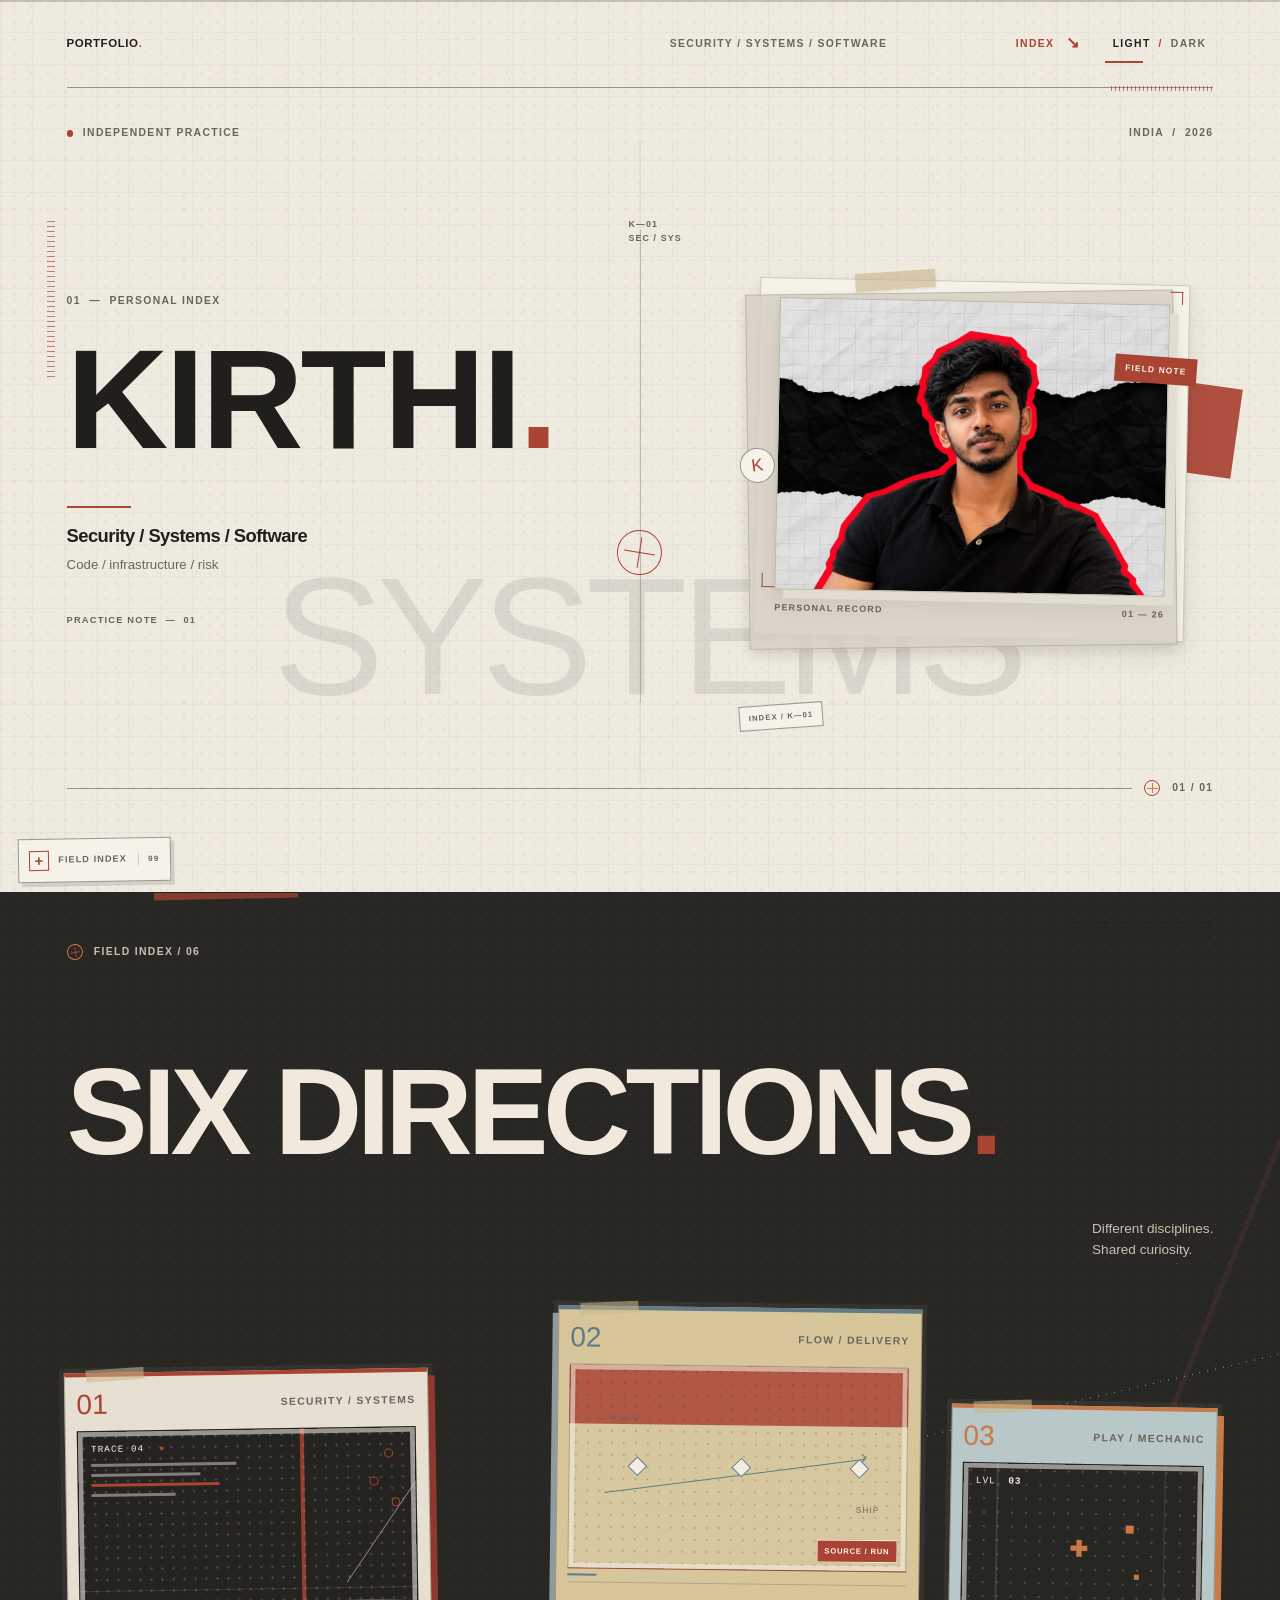
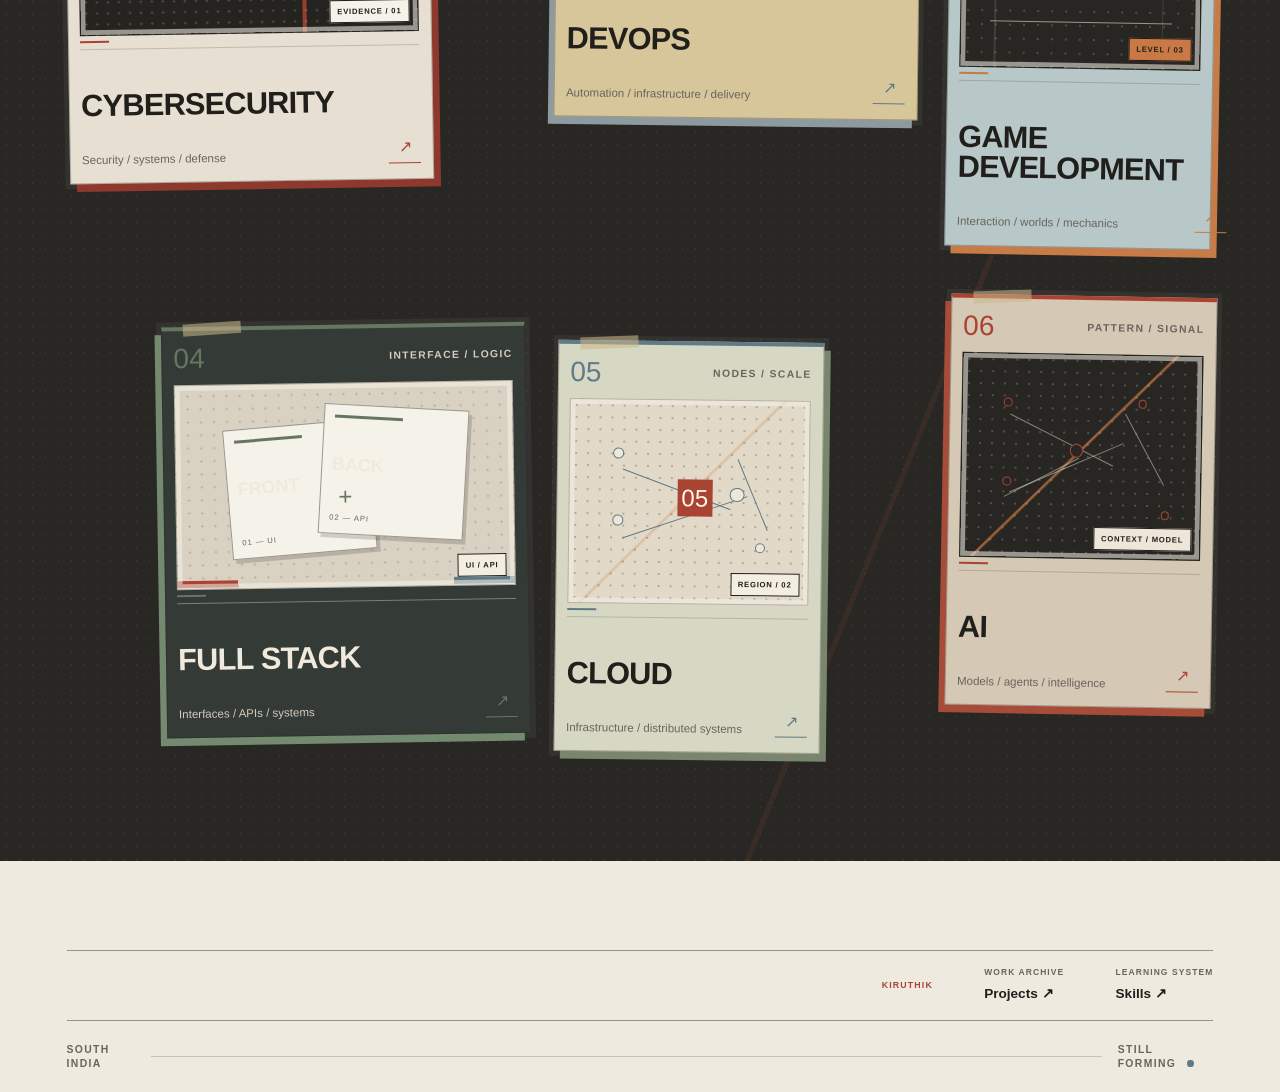
<file: index.html>
<!doctype html>
<html lang="en">
  <head>
    <meta charset="utf-8">
    <meta name="viewport" content="width=device-width, initial-scale=1">
    <meta name="theme-color" content="#eeeae0">
    <meta name="description" content="Kiruthik — security, systems and software.">
    <title>Kiruthik — Security / Systems / Software</title>
    <meta property="og:type" content="website">
    <meta property="og:site_name" content="Kiruthik">
    <meta property="og:title" content="Kiruthik — Security / Systems / Software">
    <meta property="og:description" content="Kiruthik — security, systems and software.">
    <meta name="twitter:card" content="summary">
    <meta name="twitter:title" content="Kiruthik — Security / Systems / Software">
    <meta name="twitter:description" content="Kiruthik — security, systems and software.">
    <link rel="icon" type="image/svg+xml" href="favicon.svg">
    <script src="theme.js" defer></script>
    <script src="site-interactions.js" defer></script>
    <link rel="stylesheet" href="styles.css">
  </head>
  <body class="grid-paper">
    <a class="skip-link" href="#main-content">Skip to content</a>
    <div class="page-shell">
      <header class="site-header">
        <a class="wordmark" href="#" aria-label="Portfolio, beginning">
          PORTFOLIO<span class="wordmark-mark" aria-hidden="true">.</span>
        </a>
        <span class="header-edition editorial-label">Security / Systems / Software</span>
        <a class="menu-link editorial-label" href="#hero">
          Index <span class="arrow" aria-hidden="true">↘</span>
        </a>
        <button class="theme-toggle editorial-label" type="button" aria-label="Switch to dark mode" aria-pressed="false">
          <span class="theme-toggle-option theme-toggle-option--light">Light</span>
          <span class="theme-toggle-divider" aria-hidden="true">/</span>
          <span class="theme-toggle-option theme-toggle-option--dark">Dark</span>
          <span class="theme-toggle-indicator" aria-hidden="true"></span>
        </button>
      </header>

      <main id="main-content" tabindex="-1">
        <section class="hero" id="hero" aria-labelledby="hero-title">
          <div class="hero-overline">
            <span class="editorial-label"><span class="red-dot" aria-hidden="true"></span> Independent practice</span>
            <span class="editorial-label">India&nbsp; / &nbsp;2026</span>
          </div>

          <div class="hero-stage">
            <span class="hero-ghost-word" aria-hidden="true">SYSTEMS</span>
            <span class="hero-stage-index editorial-label" aria-hidden="true">K—01<br>SEC / SYS</span>
            <span class="hero-red-block" aria-hidden="true"></span>
            <div class="hero-copy">
              <p class="hero-kicker editorial-label">01 &nbsp;—&nbsp; Personal index</p>
              <h1 class="hero-name" id="hero-title">KIRTHI<span class="hero-period">.</span></h1>
              <div class="hero-identity">
                <span class="identity-rule" aria-hidden="true"></span>
                <p class="identity-title">Security / Systems / Software</p>
                <p class="identity-note">Code / infrastructure / risk</p>
              </div>
              <p class="hero-coordinate editorial-label">Practice note &nbsp;—&nbsp; 01</p>
            </div>

            <figure class="hero-image paper-card">
              <span class="hero-image-corner hero-image-corner--top" aria-hidden="true"></span>
              <div class="hero-image-frame">
                <img src="./assets/kiruthik-portrait.jpeg" alt="Portrait of Kiruthik" width="1152" height="768" fetchpriority="high">
                <span class="hero-image-cross" aria-hidden="true"></span>
                <span class="hero-image-prompt editorial-label">Portrait / pending</span>
                <span class="hero-image-index">Fig. 01</span>
              </div>
              <figcaption class="hero-image-caption editorial-label">
                <span>Personal record</span>
                <span>01 — 26</span>
              </figcaption>
              <span class="hero-image-corner hero-image-corner--bottom" aria-hidden="true"></span>
              <span class="hero-image-tab editorial-label">Field note</span>
              <span class="hero-image-tape" aria-hidden="true"></span>
            </figure>
            <span class="graphic-mark hero-mark" aria-hidden="true"></span>
          </div>

          <div class="hero-baseline" aria-hidden="true">
            <span class="hero-baseline-rule"></span>
            <span class="graphic-mark graphic-mark--small hero-baseline-mark"></span>
            <span class="editorial-label">01 / 01</span>
          </div>
        </section>

        <section class="directions" id="directions" aria-labelledby="directions-title">
          <div class="directions-heading">
            <div>
              <p class="editorial-label directions-kicker"><span class="graphic-mark graphic-mark--small" aria-hidden="true"></span> Field index / 06</p>
              <h2 class="directions-title" id="directions-title">Six directions<span>.</span></h2>
            </div>
            <p class="directions-note">Different disciplines.<br>Shared curiosity.</p>
          </div>

          <div class="directions-grid">
            <a class="direction direction--cyber" href="./cybersecurity/" aria-label="01 Cybersecurity — security, systems, defense">
              <div class="direction-topline"><span class="direction-number">01</span><span class="editorial-label">Security / systems</span></div>
              <div class="direction-art cyber-art" aria-hidden="true">
                <span class="cyber-readout">TRACE 04 <i>●</i></span>
                <span class="cyber-log"><i></i><i></i><i></i><i></i></span>
                <span class="cyber-axis"></span>
                <span class="cyber-node cyber-node--one"></span><span class="cyber-node cyber-node--two"></span><span class="cyber-node cyber-node--three"></span>
              </div>
              <div class="direction-bottom">
                <div><h3>Cybersecurity</h3><p>Security / systems / defense</p></div>
                <span class="direction-arrow" aria-hidden="true">↗</span>
              </div>
            </a>

            <a class="direction direction--devops" href="./devops/" aria-label="02 DevOps — automation, infrastructure, delivery">
              <div class="direction-topline"><span class="direction-number">02</span><span class="editorial-label">Flow / delivery</span></div>
              <div class="direction-art pipeline-art" aria-hidden="true">
                <span class="pipeline-line"></span><i class="pipeline-node pipeline-node--a"></i><i class="pipeline-node pipeline-node--b"></i><i class="pipeline-node pipeline-node--c"></i>
                <span class="pipeline-label pipeline-label--a">BUILD</span><span class="pipeline-label pipeline-label--b">SHIP</span>
              </div>
              <div class="direction-bottom">
                <div><h3>DevOps</h3><p>Automation / infrastructure / delivery</p></div>
                <span class="direction-arrow" aria-hidden="true">↗</span>
              </div>
            </a>

            <a class="direction direction--games" href="./game-development/" aria-label="03 Game development — interaction, worlds, mechanics">
              <div class="direction-topline"><span class="direction-number">03</span><span class="editorial-label">Play / mechanic</span></div>
              <div class="direction-art game-art" aria-hidden="true">
                <span class="game-level">LVL <b>03</b></span>
                <span class="game-cross"></span><span class="game-pixel game-pixel--one"></span><span class="game-pixel game-pixel--two"></span>
                <span class="game-ground"></span>
              </div>
              <div class="direction-bottom">
                <div><h3>Game development</h3><p>Interaction / worlds / mechanics</p></div>
                <span class="direction-arrow" aria-hidden="true">↗</span>
              </div>
            </a>

            <a class="direction direction--fullstack" href="./full-stack/" aria-label="04 Full stack — interfaces, APIs, systems">
              <div class="direction-topline"><span class="direction-number">04</span><span class="editorial-label">Interface / logic</span></div>
              <div class="direction-art stack-art" aria-hidden="true">
                <span class="stack-panel stack-panel--front"><i></i><b>FRONT</b><em>01 — UI</em></span>
                <span class="stack-panel stack-panel--back"><i></i><b>BACK</b><em>02 — API</em></span>
                <span class="stack-plus">+</span>
              </div>
              <div class="direction-bottom">
                <div><h3>Full stack</h3><p>Interfaces / APIs / systems</p></div>
                <span class="direction-arrow" aria-hidden="true">↗</span>
              </div>
            </a>

            <a class="direction direction--cloud" href="./cloud/" aria-label="05 Cloud — infrastructure, distributed systems">
              <div class="direction-topline"><span class="direction-number">05</span><span class="editorial-label">Nodes / scale</span></div>
              <div class="direction-art cloud-art" aria-hidden="true">
                <span class="cloud-wire cloud-wire--one"></span><span class="cloud-wire cloud-wire--two"></span><span class="cloud-wire cloud-wire--three"></span>
                <i class="cloud-node cloud-node--one"></i><i class="cloud-node cloud-node--two"></i><i class="cloud-node cloud-node--three"></i><i class="cloud-node cloud-node--four"></i>
                <span class="cloud-core">05</span>
              </div>
              <div class="direction-bottom">
                <div><h3>Cloud</h3><p>Infrastructure / distributed systems</p></div>
                <span class="direction-arrow" aria-hidden="true">↗</span>
              </div>
            </a>

            <a class="direction direction--ai" href="./ai/" aria-label="06 AI — models, agents, intelligence">
              <div class="direction-topline"><span class="direction-number">06</span><span class="editorial-label">Pattern / signal</span></div>
              <div class="direction-art ai-art" aria-hidden="true">
                <span class="ai-link ai-link--one"></span><span class="ai-link ai-link--two"></span><span class="ai-link ai-link--three"></span><span class="ai-link ai-link--four"></span>
                <i class="ai-node ai-node--one"></i><i class="ai-node ai-node--two"></i><i class="ai-node ai-node--three"></i><i class="ai-node ai-node--four"></i><i class="ai-node ai-node--five"></i>
              </div>
              <div class="direction-bottom">
                <div><h3>AI</h3><p>Models / agents / intelligence</p></div>
                <span class="direction-arrow" aria-hidden="true">↗</span>
              </div>
            </a>
          </div>
        </section>
      </main>

      <footer class="page-footer">
        <span class="editorial-label">South India</span>
        <span class="footer-rule" aria-hidden="true"></span>
        <span class="editorial-label">Still forming <span class="blue-dot" aria-hidden="true"></span></span>
      </footer>
    </div>
  </body>
</html>
</file>
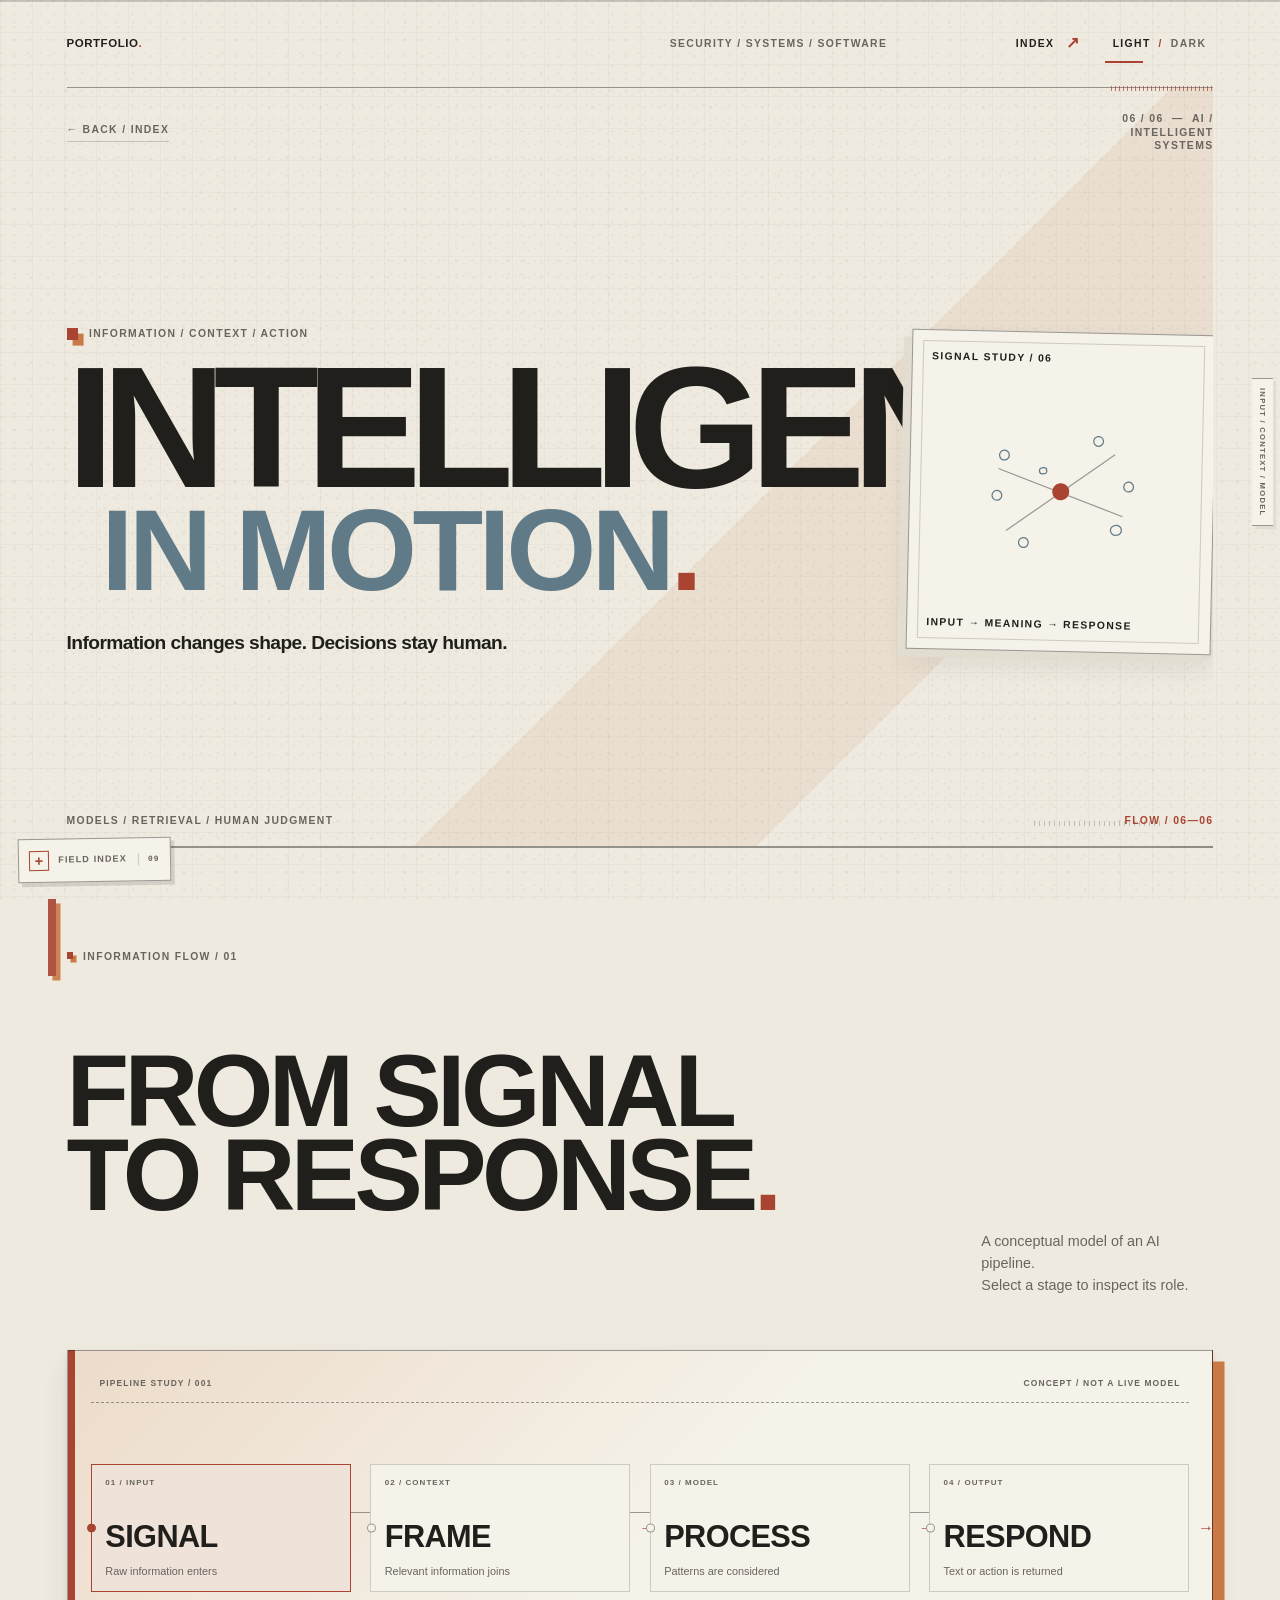
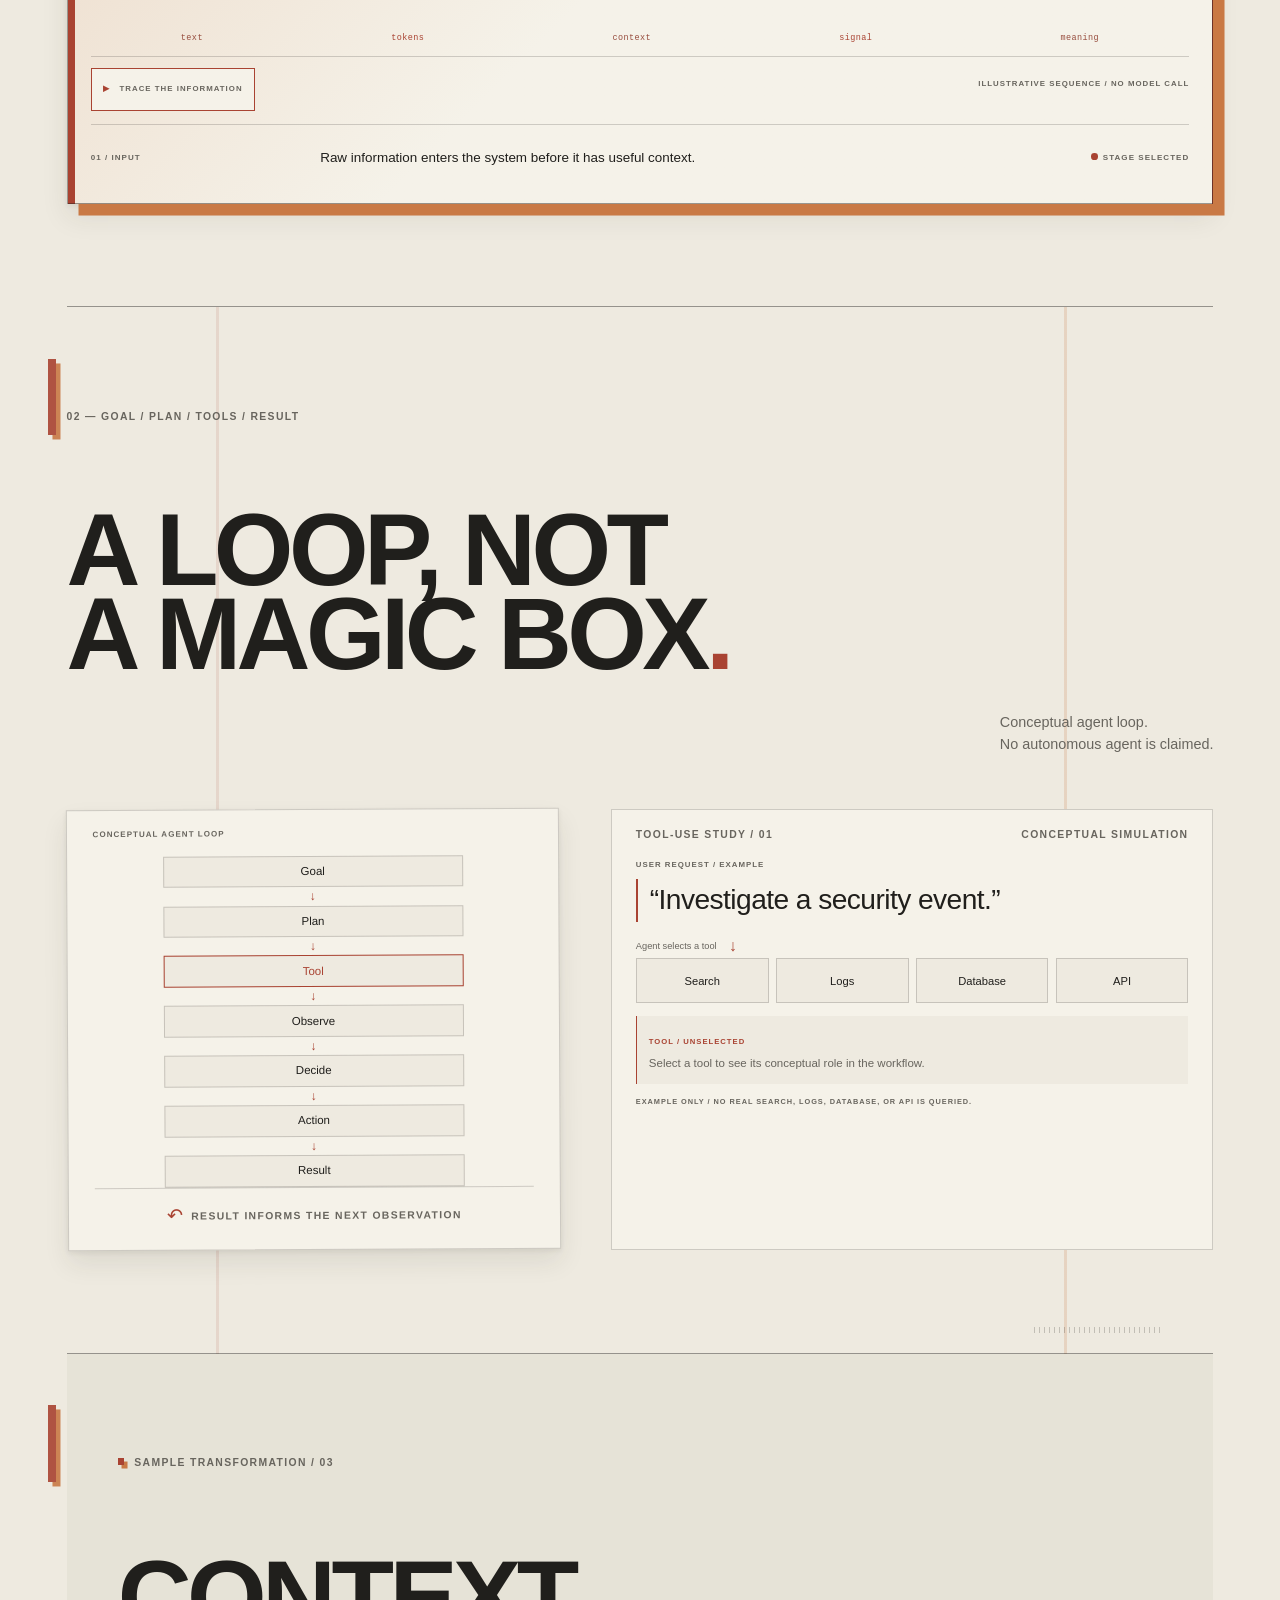
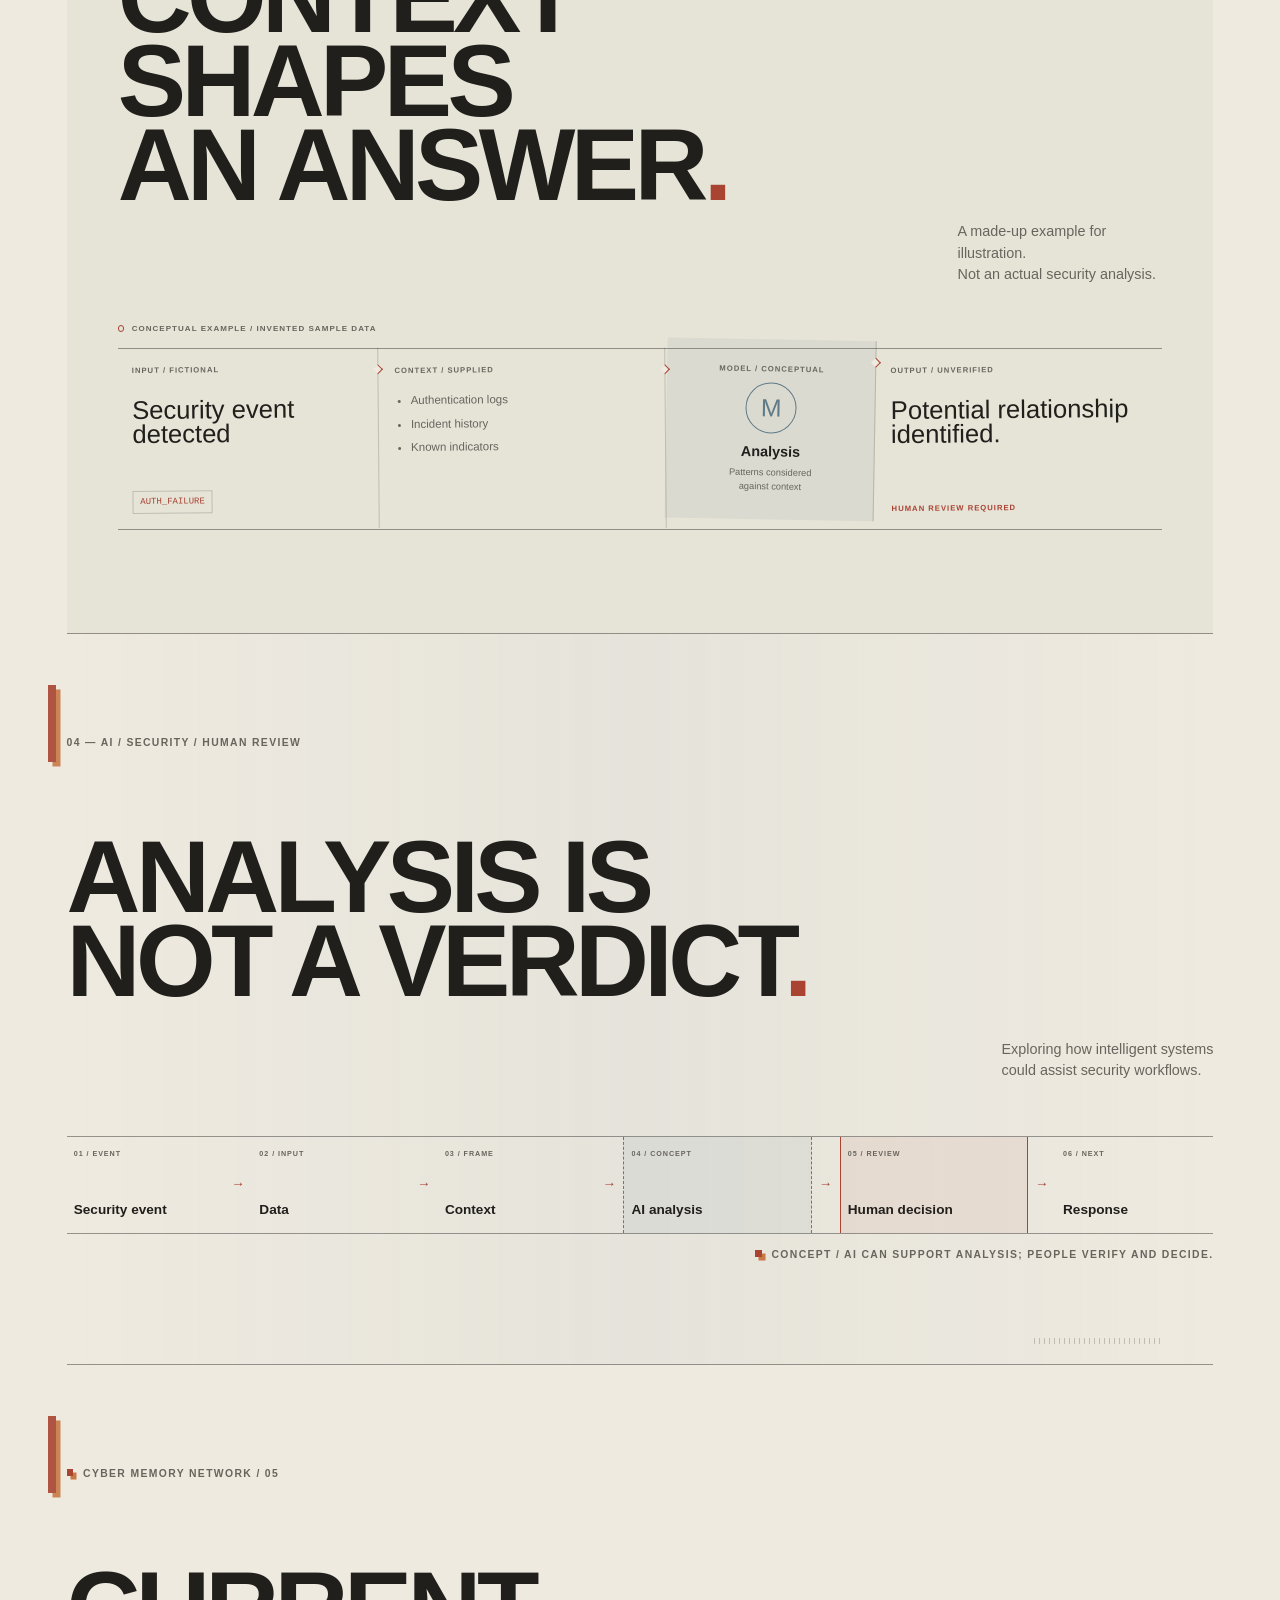
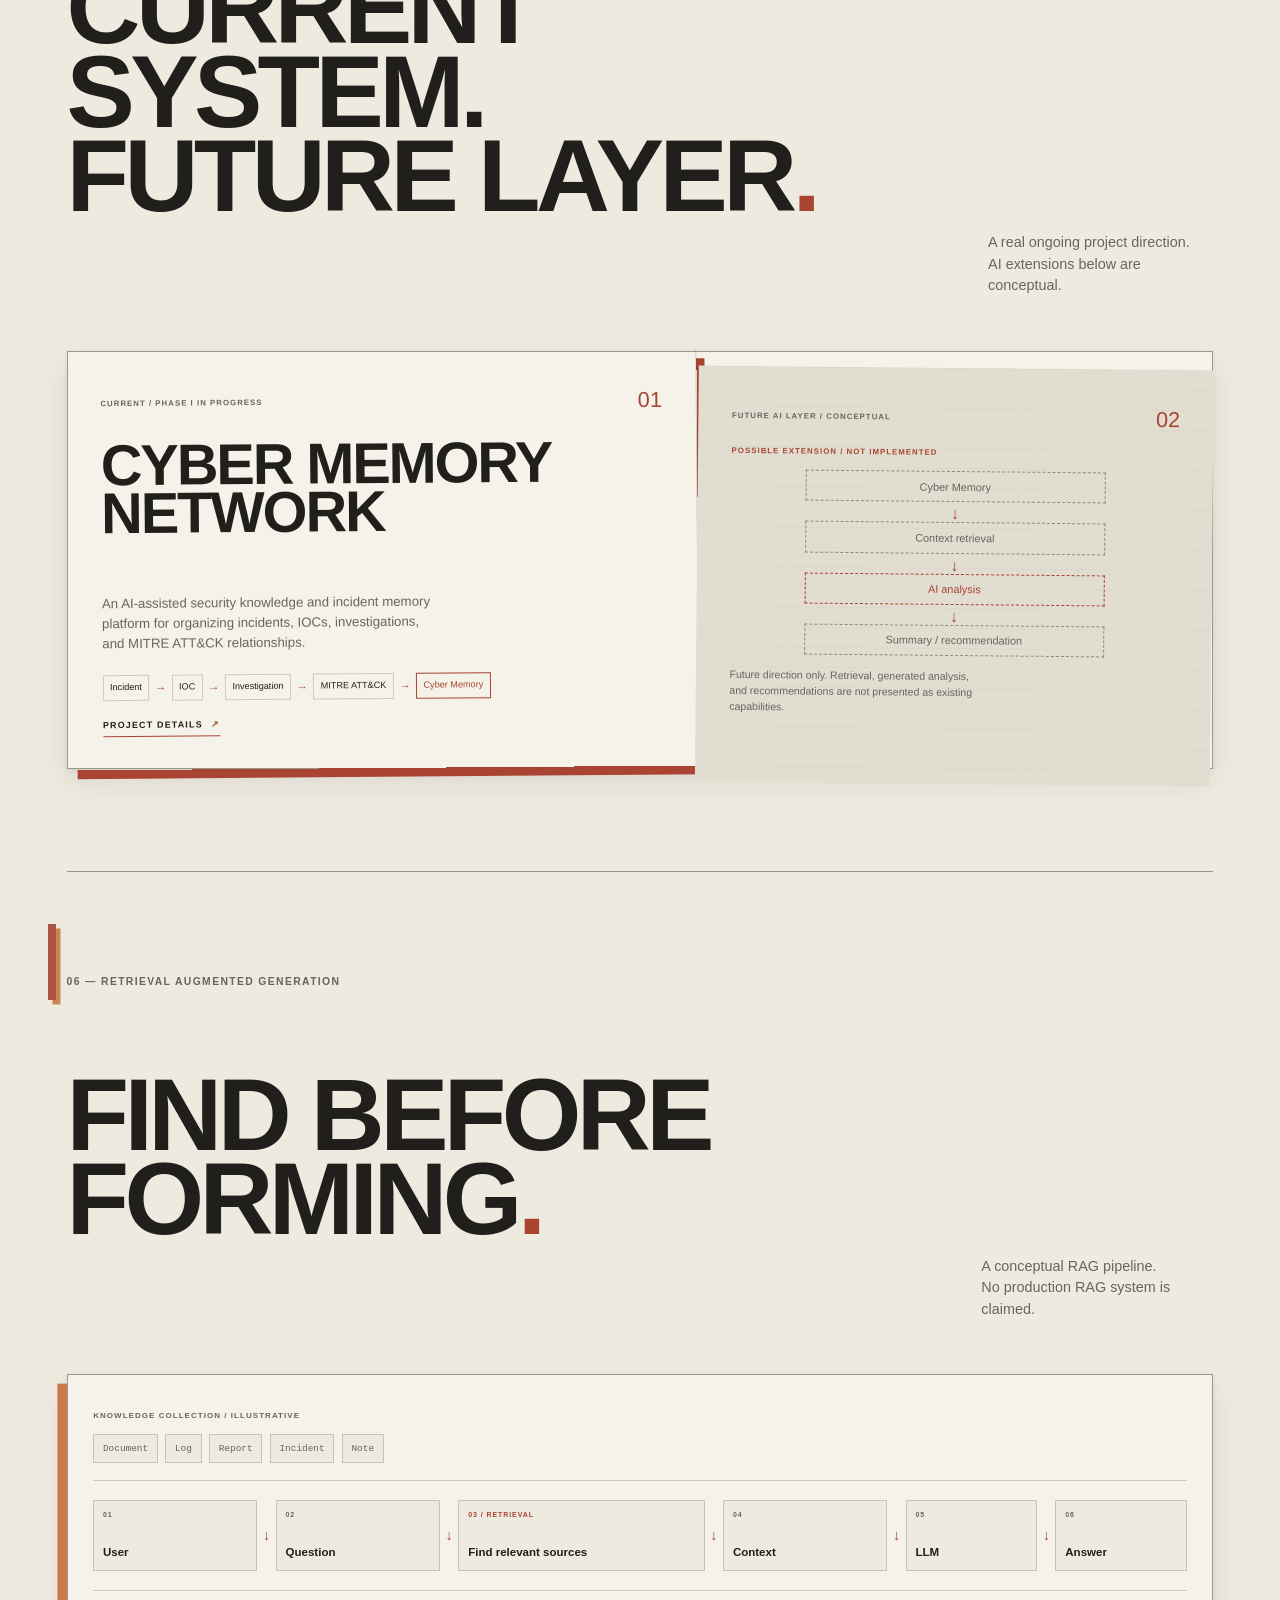
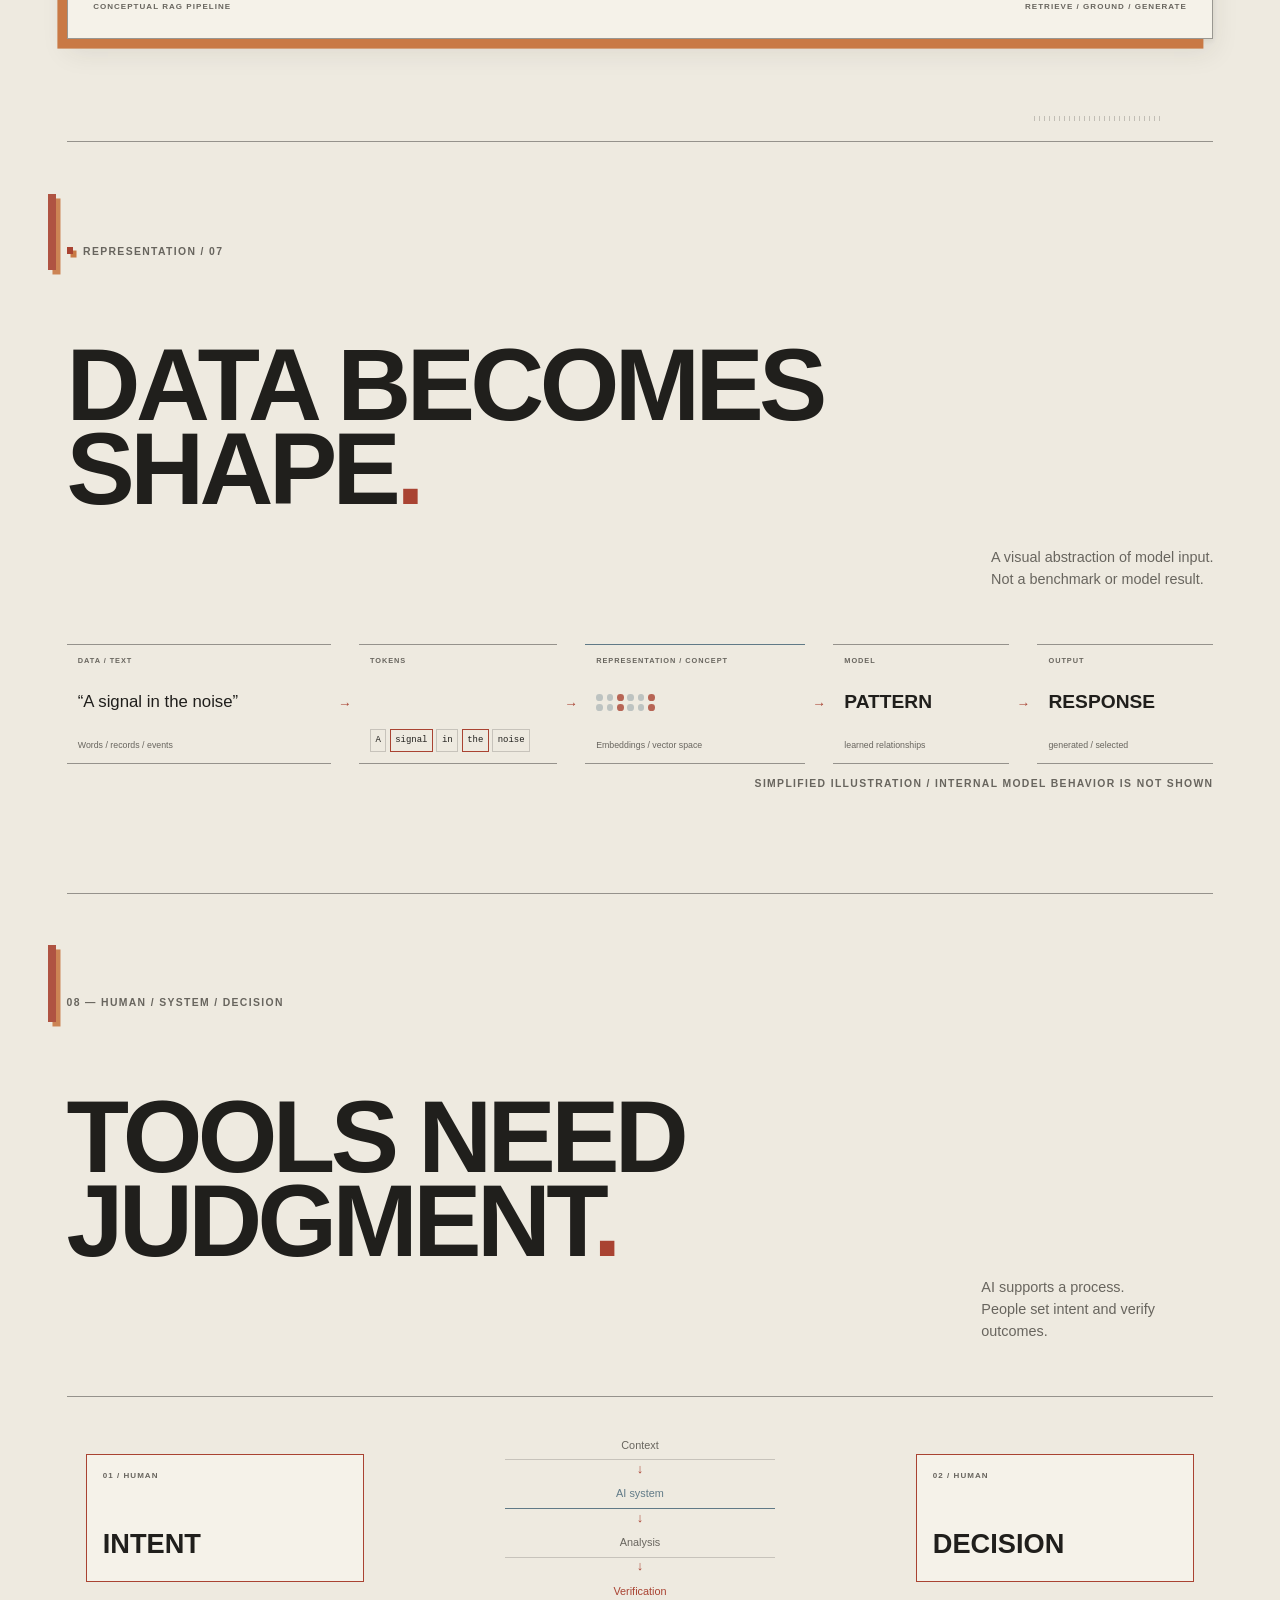
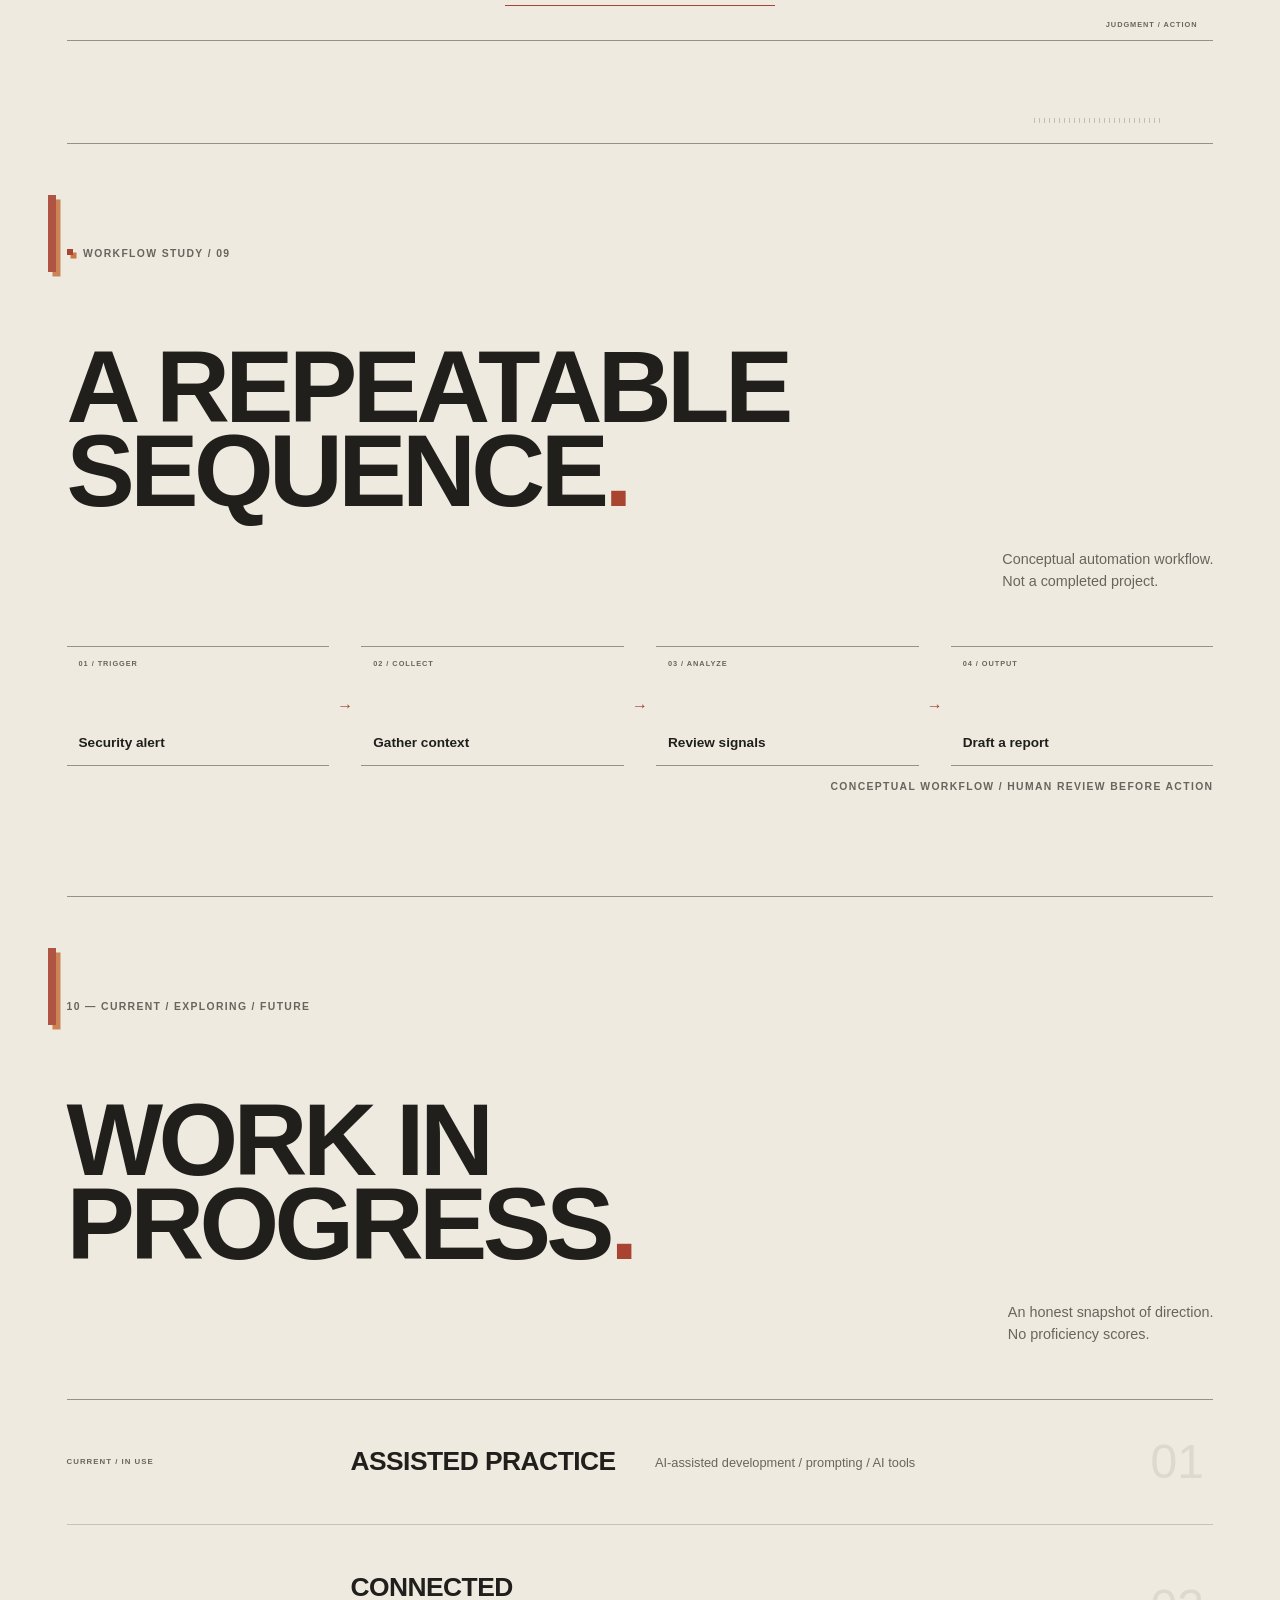
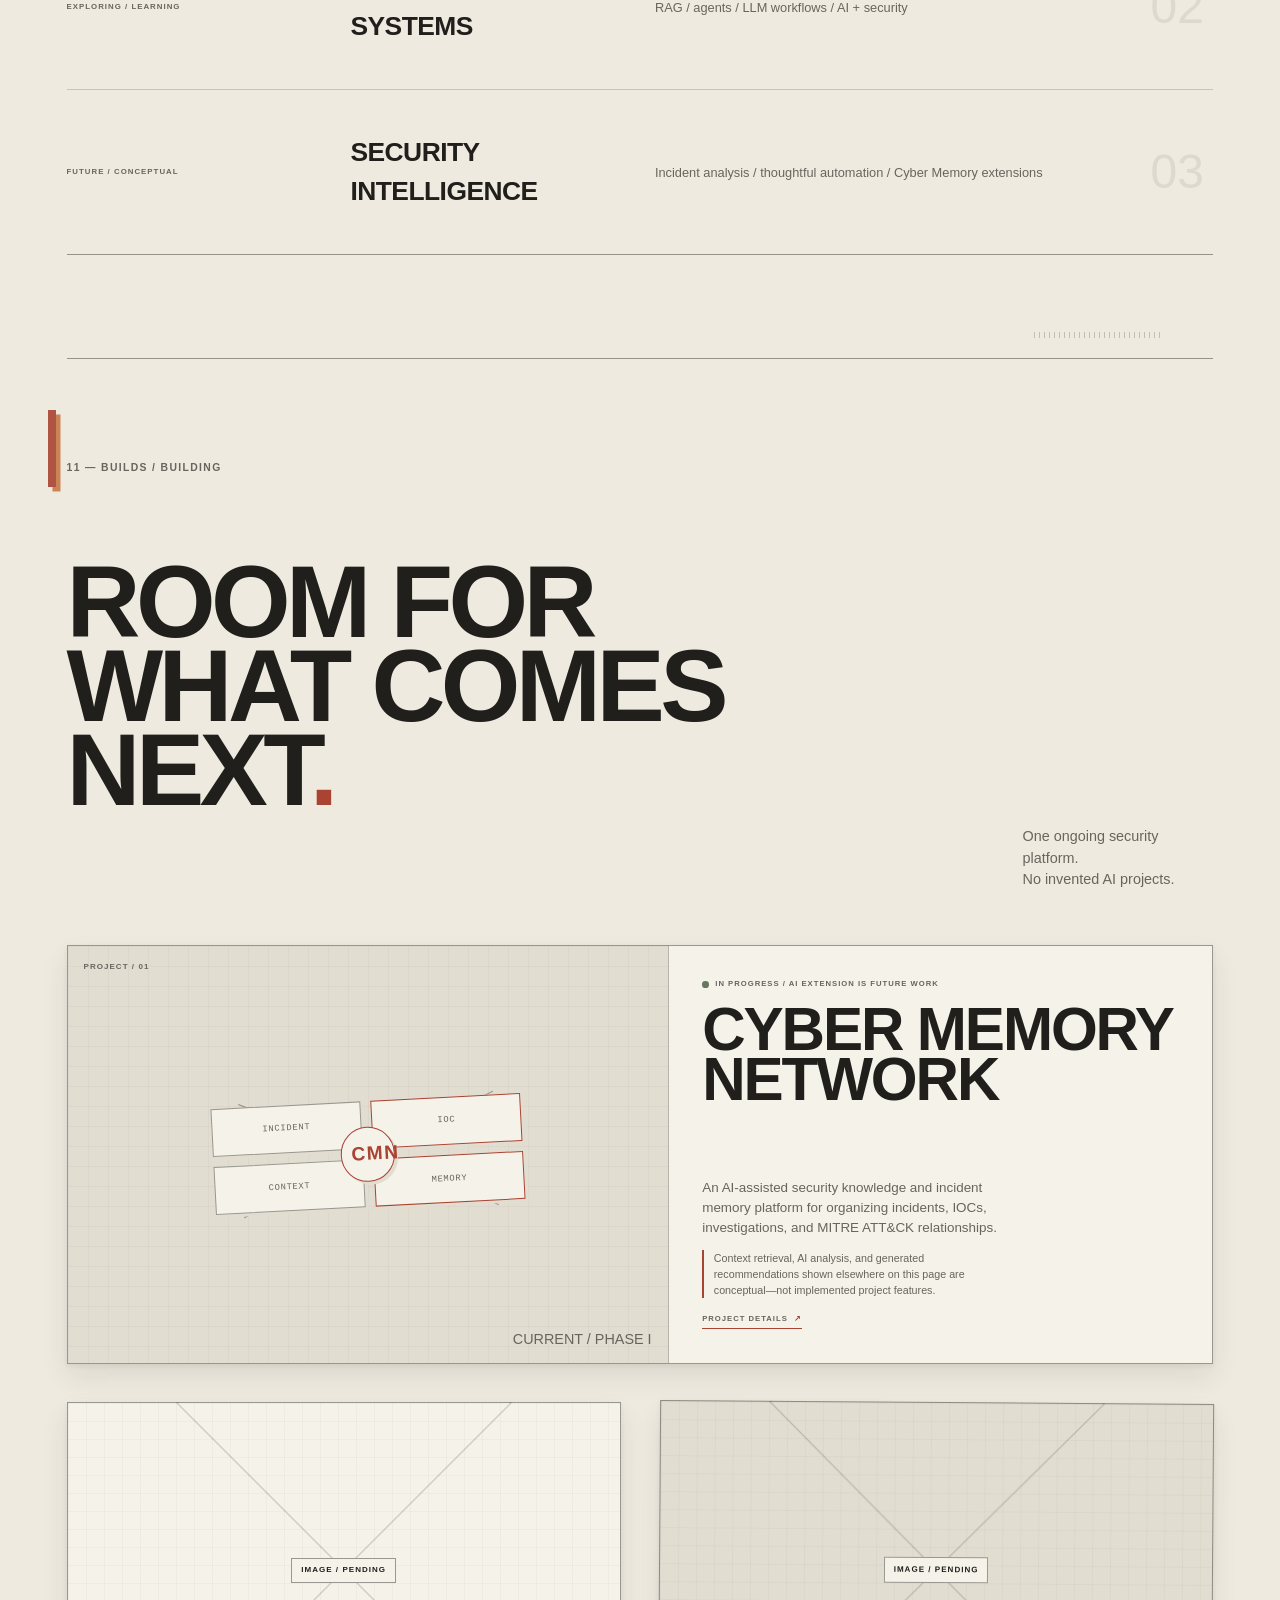
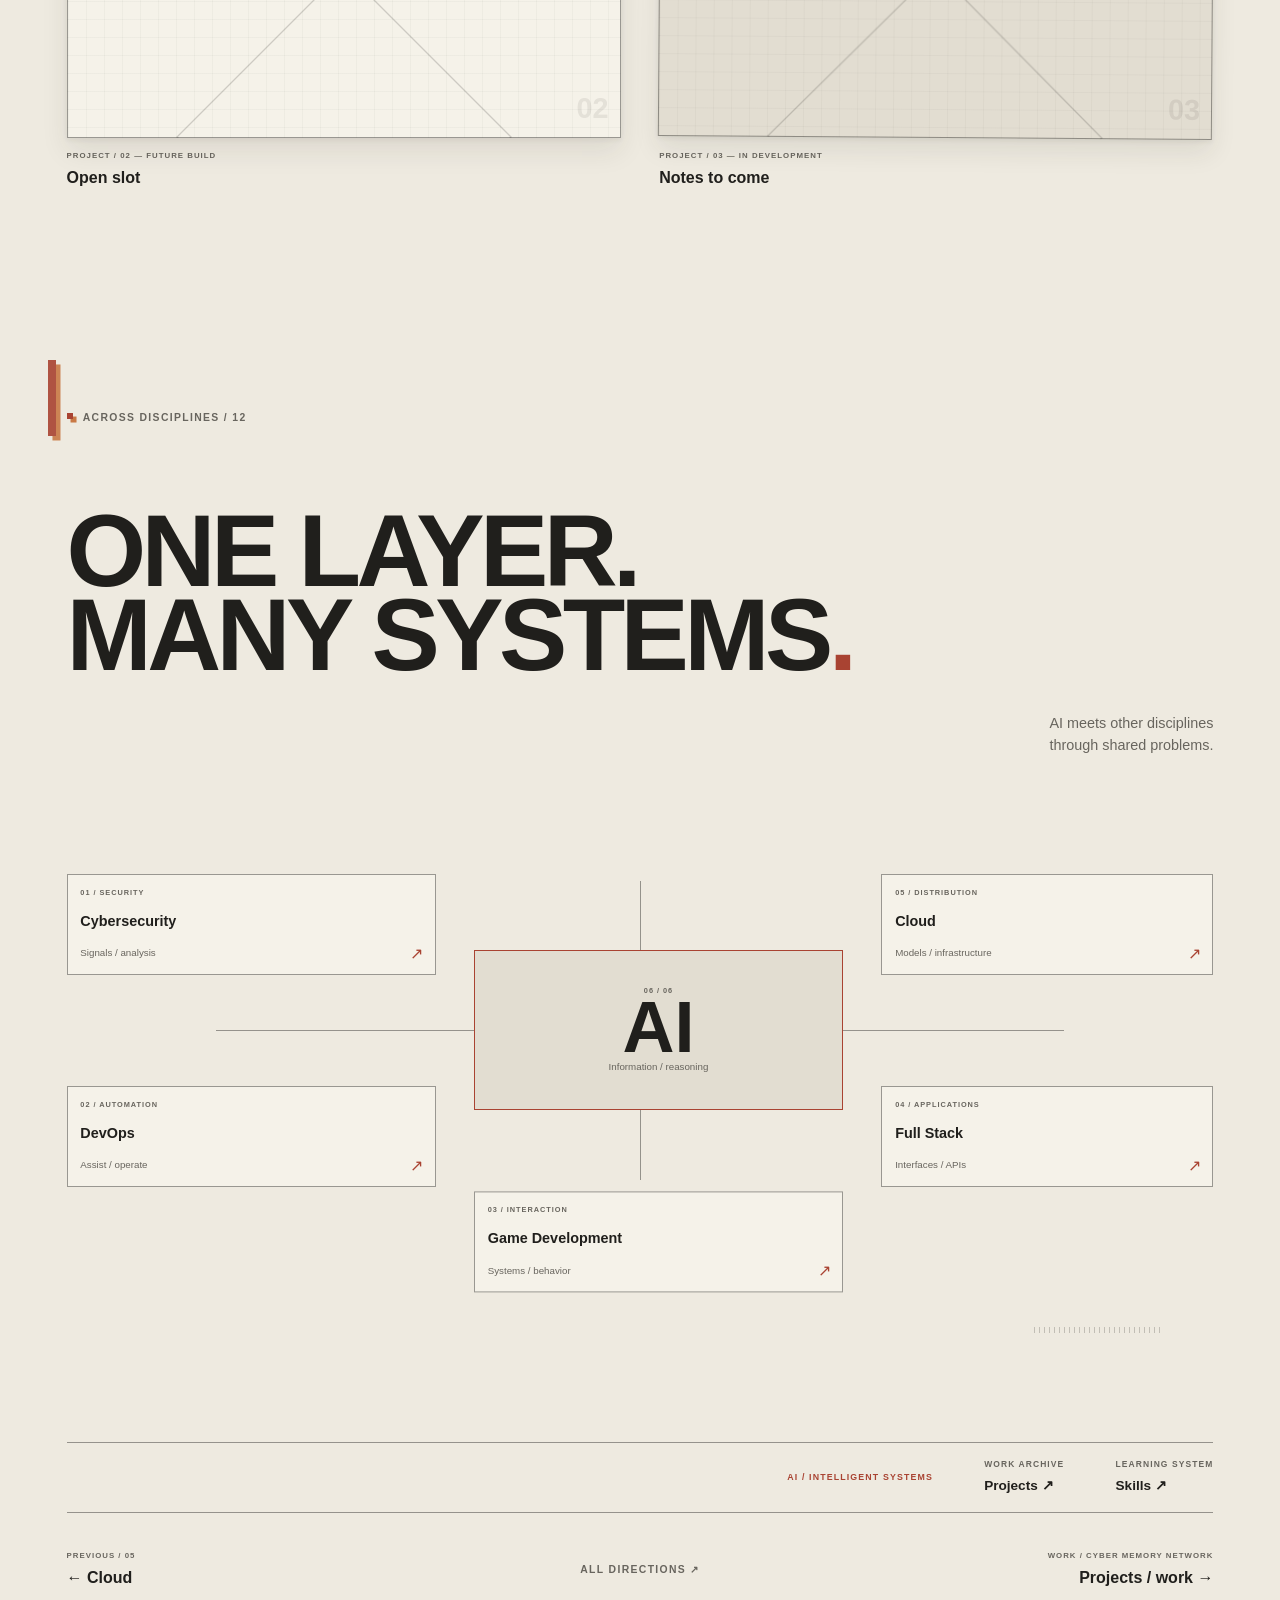
<file: ai/index.html>
<!doctype html>
<html lang="en">
  <head>
    <meta charset="utf-8">
    <meta name="viewport" content="width=device-width, initial-scale=1">
    <meta name="theme-color" content="#eeeae0">
    <meta name="description" content="AI systems, information flow, reasoning and human-guided automation — an exploration by Kiruthik.">
    <title>AI / Intelligent Systems — Kiruthik</title>
    <meta property="og:type" content="website">
    <meta property="og:site_name" content="Kiruthik">
    <meta property="og:title" content="AI / Intelligent Systems — Kiruthik">
    <meta property="og:description" content="AI systems, information flow, reasoning and human-guided automation — an exploration by Kiruthik.">
    <meta name="twitter:card" content="summary">
    <meta name="twitter:title" content="AI / Intelligent Systems — Kiruthik">
    <meta name="twitter:description" content="AI systems, information flow, reasoning and human-guided automation — an exploration by Kiruthik.">
    <link rel="icon" type="image/svg+xml" href="../favicon.svg">
    <script src="../theme.js" defer></script>
    <script src="../site-interactions.js" defer></script>
    <script src="ai.js" defer></script>
    <link rel="stylesheet" href="../styles.css">
  </head>
  <body class="grid-paper">
    <a class="skip-link" href="#main-content">Skip to content</a>
    <div class="page-shell ai-page">
      <header class="site-header">
        <a class="wordmark" href="../index.html" aria-label="Portfolio, beginning">PORTFOLIO<span class="wordmark-mark" aria-hidden="true">.</span></a>
        <span class="header-edition editorial-label">Security / Systems / Software</span>
        <a class="menu-link editorial-label" href="../index.html#directions">Index <span class="arrow" aria-hidden="true">↗</span></a>
        <button class="theme-toggle editorial-label" type="button" aria-label="Switch to dark mode" aria-pressed="false">
          <span class="theme-toggle-option theme-toggle-option--light">Light</span><span class="theme-toggle-divider" aria-hidden="true">/</span><span class="theme-toggle-option theme-toggle-option--dark">Dark</span><span class="theme-toggle-indicator" aria-hidden="true"></span>
        </button>
      </header>

      <main id="main-content" tabindex="-1">
        <section class="ai-hero" aria-labelledby="ai-title">
          <div class="ai-hero-meta">
            <a class="ai-back editorial-label" href="../index.html#directions">← Back / index</a>
            <span class="editorial-label">06 / 06 &nbsp;—&nbsp; AI / intelligent systems</span>
          </div>
          <div class="ai-hero-layout">
            <div class="ai-hero-copy">
              <p class="ai-kicker editorial-label"><span class="ai-signal-mark" aria-hidden="true"></span> Information / context / action</p>
              <h1 class="ai-title" id="ai-title"><span>INTELLIGENCE</span><span>IN MOTION<span class="ai-title-period">.</span></span></h1>
              <p class="ai-deck">Information changes shape. Decisions stay human.</p>
            </div>
            <aside class="ai-hero-note paper-card" aria-label="Abstract information-flow study">
              <span class="editorial-label">Signal study / 06</span>
              <span class="ai-hero-glyph" aria-hidden="true"><i></i><i></i><i></i><i></i><i></i><i></i><i></i><b></b></span>
              <span class="editorial-label">Input → meaning → response</span>
            </aside>
          </div>
          <div class="ai-hero-foot editorial-label">
            <span>Models / retrieval / human judgment</span>
            <span class="ai-hero-coordinate">FLOW / 06—06</span>
          </div>
        </section>

        <section class="ai-flow-section" aria-labelledby="ai-flow-heading">
          <div class="ai-section-heading">
            <div>
              <p class="editorial-label"><span class="ai-signal-mark ai-signal-mark--small" aria-hidden="true"></span> Information flow / 01</p>
              <h2 id="ai-flow-heading">From signal<br>to response<span>.</span></h2>
            </div>
            <p class="ai-section-aside">A conceptual model of an AI pipeline.<br>Select a stage to inspect its role.</p>
          </div>
          <div class="ai-flow-plate paper-card" data-ai-flow-state="idle">
            <div class="ai-flow-topline editorial-label"><span>Pipeline study / 001</span><span>Concept / not a live model</span></div>
            <ol class="ai-flow" aria-label="Conceptual AI information pipeline">
              <li><button class="ai-flow-stage is-active" type="button" aria-pressed="true" data-ai-stage="input"><span class="ai-stage-index editorial-label">01 / INPUT</span><b>Signal</b><small>Raw information enters</small><i aria-hidden="true"></i></button></li>
              <li><span class="ai-flow-link" aria-hidden="true">→</span><button class="ai-flow-stage" type="button" aria-pressed="false" data-ai-stage="context"><span class="ai-stage-index editorial-label">02 / CONTEXT</span><b>Frame</b><small>Relevant information joins</small><i aria-hidden="true"></i></button></li>
              <li><span class="ai-flow-link" aria-hidden="true">→</span><button class="ai-flow-stage" type="button" aria-pressed="false" data-ai-stage="model"><span class="ai-stage-index editorial-label">03 / MODEL</span><b>Process</b><small>Patterns are considered</small><i aria-hidden="true"></i></button></li>
              <li><span class="ai-flow-link" aria-hidden="true">→</span><button class="ai-flow-stage" type="button" aria-pressed="false" data-ai-stage="output"><span class="ai-stage-index editorial-label">04 / OUTPUT</span><b>Respond</b><small>Text or action is returned</small><i aria-hidden="true"></i></button></li>
            </ol>
            <div class="ai-flow-data-fragments" aria-hidden="true"><span>text</span><span>tokens</span><span>context</span><span>signal</span><span>meaning</span></div>
            <div class="ai-flow-controls">
              <button class="ai-flow-run editorial-label" type="button" data-ai-run><span aria-hidden="true">▶</span><span data-ai-run-label>Trace the information</span></button>
              <span class="editorial-label">Illustrative sequence / no model call</span>
            </div>
            <div class="ai-flow-readout" aria-live="polite">
              <span class="editorial-label" data-ai-stage-index>01 / INPUT</span>
              <p data-ai-stage-copy>Raw information enters the system before it has useful context.</p>
              <span class="editorial-label ai-flow-status"><i aria-hidden="true"></i><span data-ai-flow-status>Stage selected</span></span>
            </div>
          </div>
        </section>

        <section class="ai-agent-section" aria-labelledby="ai-agent-heading">
          <div class="ai-section-heading">
            <div>
              <p class="editorial-label">02 — Goal / plan / tools / result</p>
              <h2 id="ai-agent-heading">A loop, not<br>a magic box<span>.</span></h2>
            </div>
            <p class="ai-section-aside">Conceptual agent loop.<br>No autonomous agent is claimed.</p>
          </div>
          <div class="ai-agent-layout">
            <div class="ai-agent-loop paper-card" aria-label="Conceptual agent workflow: goal, plan, tool, observe, decide, action, and result feed into observation">
              <div class="ai-agent-loop-label editorial-label">Conceptual agent loop</div>
              <div class="ai-agent-sequence">
                <span>Goal</span><i aria-hidden="true">↓</i><span>Plan</span><i aria-hidden="true">↓</i>
                <span class="ai-agent-tool-step">Tool</span><i aria-hidden="true">↓</i><span>Observe</span><i aria-hidden="true">↓</i>
                <span>Decide</span><i aria-hidden="true">↓</i><span>Action</span><i aria-hidden="true">↓</i><span>Result</span>
              </div>
              <div class="ai-agent-loopback"><i aria-hidden="true">↶</i><span class="editorial-label">Result informs the next observation</span></div>
            </div>
            <div class="ai-agent-tools">
              <div class="ai-agent-tool-heading"><span class="editorial-label">Tool-use study / 01</span><span class="editorial-label">Conceptual simulation</span></div>
              <p class="ai-agent-request editorial-label">User request / example</p>
              <blockquote>“Investigate a security event.”</blockquote>
              <div class="ai-agent-router" aria-hidden="true"><span>Agent selects a tool</span><i>↓</i></div>
              <div class="ai-tool-options" role="group" aria-label="Choose a conceptual tool for the agent simulation">
                <button type="button" aria-pressed="false" data-ai-tool="search">Search</button>
                <button type="button" aria-pressed="false" data-ai-tool="logs">Logs</button>
                <button type="button" aria-pressed="false" data-ai-tool="database">Database</button>
                <button type="button" aria-pressed="false" data-ai-tool="api">API</button>
              </div>
              <div class="ai-tool-result" aria-live="polite"><span class="editorial-label" data-ai-tool-title>Tool / unselected</span><p data-ai-tool-copy>Select a tool to see its conceptual role in the workflow.</p></div>
              <p class="ai-agent-disclaimer editorial-label">Example only / no real search, logs, database, or API is queried.</p>
            </div>
          </div>
        </section>

        <section class="ai-output-section" aria-labelledby="ai-output-heading">
          <div class="ai-section-heading">
            <div>
              <p class="editorial-label"><span class="ai-signal-mark ai-signal-mark--small" aria-hidden="true"></span> Sample transformation / 03</p>
              <h2 id="ai-output-heading">Context shapes<br>an answer<span>.</span></h2>
            </div>
            <p class="ai-section-aside">A made-up example for illustration.<br>Not an actual security analysis.</p>
          </div>
          <div class="ai-example-label editorial-label"><i aria-hidden="true"></i> Conceptual example / invented sample data</div>
          <div class="ai-output-composition">
            <div class="ai-output-input">
              <span class="editorial-label">Input / fictional</span>
              <p>Security event detected</p>
              <span class="ai-output-fragment">AUTH_FAILURE</span>
            </div>
            <div class="ai-output-context">
              <span class="editorial-label">Context / supplied</span>
              <ul><li>Authentication logs</li><li>Incident history</li><li>Known indicators</li></ul>
            </div>
            <div class="ai-output-model">
              <span class="editorial-label">Model / conceptual</span>
              <span class="ai-model-mark" aria-hidden="true">M</span>
              <b>Analysis</b>
              <small>Patterns considered against context</small>
            </div>
            <div class="ai-output-result">
              <span class="editorial-label">Output / unverified</span>
              <p>Potential relationship identified.</p>
              <span class="ai-output-human editorial-label">Human review required</span>
            </div>
          </div>
        </section>

        <section class="ai-security-section" aria-labelledby="ai-security-heading">
          <div class="ai-section-heading">
            <div>
              <p class="editorial-label">04 — AI / security / human review</p>
              <h2 id="ai-security-heading">Analysis is<br>not a verdict<span>.</span></h2>
            </div>
            <p class="ai-section-aside">Exploring how intelligent systems<br>could assist security workflows.</p>
          </div>
          <div class="ai-security-flow" aria-label="Conceptual security workflow with human decision before response">
            <div><span class="editorial-label">01 / EVENT</span><b>Security event</b></div><i aria-hidden="true">→</i>
            <div><span class="editorial-label">02 / INPUT</span><b>Data</b></div><i aria-hidden="true">→</i>
            <div><span class="editorial-label">03 / FRAME</span><b>Context</b></div><i aria-hidden="true">→</i>
            <div class="ai-security-model"><span class="editorial-label">04 / CONCEPT</span><b>AI analysis</b></div><i aria-hidden="true">→</i>
            <div class="ai-security-human"><span class="editorial-label">05 / REVIEW</span><b>Human decision</b></div><i aria-hidden="true">→</i>
            <div><span class="editorial-label">06 / NEXT</span><b>Response</b></div>
          </div>
          <p class="ai-security-caveat editorial-label"><span class="ai-signal-mark ai-signal-mark--small" aria-hidden="true"></span> Concept / AI can support analysis; people verify and decide.</p>
        </section>

        <section class="ai-memory-section" aria-labelledby="ai-memory-heading">
          <div class="ai-section-heading">
            <div>
              <p class="editorial-label"><span class="ai-signal-mark ai-signal-mark--small" aria-hidden="true"></span> Cyber Memory Network / 05</p>
              <h2 id="ai-memory-heading">Current system.<br>Future layer<span>.</span></h2>
            </div>
            <p class="ai-section-aside">A real ongoing project direction.<br>AI extensions below are conceptual.</p>
          </div>
          <article class="ai-memory-plate">
            <div class="ai-memory-current">
              <div class="ai-memory-column-heading"><span class="editorial-label">Current / Phase I in progress</span><span class="ai-memory-stamp">01</span></div>
              <h3>Cyber Memory<br>Network</h3>
              <p class="ai-memory-description">An AI-assisted security knowledge and incident memory platform for organizing incidents, IOCs, investigations, and MITRE ATT&amp;CK relationships.</p>
              <ol class="ai-memory-chain" aria-label="Current project information relationships">
                <li>Incident</li><i aria-hidden="true">→</i><li>IOC</li><i aria-hidden="true">→</i><li>Investigation</li><i aria-hidden="true">→</i><li>MITRE ATT&amp;CK</li><i aria-hidden="true">→</i><li>Cyber Memory</li>
              </ol>
              <a class="ai-memory-link editorial-label" href="../projects/#cyber-memory">Project details <span aria-hidden="true">↗</span></a>
            </div>
            <div class="ai-memory-future">
              <div class="ai-memory-column-heading"><span class="editorial-label">Future AI layer / conceptual</span><span class="ai-memory-stamp">02</span></div>
              <p class="ai-memory-future-note editorial-label">Possible extension / not implemented</p>
              <ol class="ai-future-chain" aria-label="Conceptual future AI workflow">
                <li><span>Cyber Memory</span><i aria-hidden="true">↓</i></li>
                <li><span>Context retrieval</span><i aria-hidden="true">↓</i></li>
                <li><span>AI analysis</span><i aria-hidden="true">↓</i></li>
                <li><span>Summary / recommendation</span></li>
              </ol>
              <p class="ai-memory-future-caveat">Future direction only. Retrieval, generated analysis, and recommendations are not presented as existing capabilities.</p>
            </div>
          </article>
        </section>

        <section class="ai-rag-section" aria-labelledby="ai-rag-heading">
          <div class="ai-section-heading">
            <div>
              <p class="editorial-label">06 — Retrieval augmented generation</p>
              <h2 id="ai-rag-heading">Find before<br>forming<span>.</span></h2>
            </div>
            <p class="ai-section-aside">A conceptual RAG pipeline.<br>No production RAG system is claimed.</p>
          </div>
          <div class="ai-rag-plate paper-card">
            <div class="ai-rag-documents">
              <span class="editorial-label">Knowledge collection / illustrative</span>
              <div><span>Document</span><span>Log</span><span>Report</span><span>Incident</span><span>Note</span></div>
            </div>
            <ol class="ai-rag-flow" aria-label="Conceptual retrieval-augmented generation sequence">
              <li><span class="editorial-label">01</span><b>User</b></li><li class="ai-rag-arrow" aria-hidden="true">↓</li>
              <li><span class="editorial-label">02</span><b>Question</b></li><li class="ai-rag-arrow" aria-hidden="true">↓</li>
              <li class="ai-rag-retrieval"><span class="editorial-label">03 / RETRIEVAL</span><b>Find relevant sources</b></li><li class="ai-rag-arrow" aria-hidden="true">↓</li>
              <li><span class="editorial-label">04</span><b>Context</b></li><li class="ai-rag-arrow" aria-hidden="true">↓</li>
              <li><span class="editorial-label">05</span><b>LLM</b></li><li class="ai-rag-arrow" aria-hidden="true">↓</li>
              <li><span class="editorial-label">06</span><b>Answer</b></li>
            </ol>
            <div class="ai-rag-foot editorial-label"><span>Conceptual RAG pipeline</span><span>Retrieve / ground / generate</span></div>
          </div>
        </section>

        <section class="ai-representation-section" aria-labelledby="ai-representation-heading">
          <div class="ai-section-heading">
            <div>
              <p class="editorial-label"><span class="ai-signal-mark ai-signal-mark--small" aria-hidden="true"></span> Representation / 07</p>
              <h2 id="ai-representation-heading">Data becomes<br>shape<span>.</span></h2>
            </div>
            <p class="ai-section-aside">A visual abstraction of model input.<br>Not a benchmark or model result.</p>
          </div>
          <div class="ai-representation-flow">
            <div class="ai-rep-data"><span class="editorial-label">DATA / TEXT</span><span>“A signal in the noise”</span><span>Words / records / events</span></div><i aria-hidden="true">→</i>
            <div class="ai-rep-tokens"><span class="editorial-label">TOKENS</span><div><b>A</b><b>signal</b><b>in</b><b>the</b><b>noise</b></div></div><i aria-hidden="true">→</i>
            <div class="ai-rep-vectors"><span class="editorial-label">REPRESENTATION / CONCEPT</span><div aria-hidden="true"><i></i><i></i><i></i><i></i><i></i><i></i><i></i><i></i><i></i><i></i><i></i><i></i></div><small>Embeddings / vector space</small></div><i aria-hidden="true">→</i>
            <div class="ai-rep-model"><span class="editorial-label">MODEL</span><b>Pattern</b><small>learned relationships</small></div><i aria-hidden="true">→</i>
            <div class="ai-rep-output"><span class="editorial-label">OUTPUT</span><b>Response</b><small>generated / selected</small></div>
          </div>
          <p class="ai-representation-note editorial-label">Simplified illustration / internal model behavior is not shown</p>
        </section>

        <section class="ai-human-section" aria-labelledby="ai-human-heading">
          <div class="ai-section-heading">
            <div>
              <p class="editorial-label">08 — Human / system / decision</p>
              <h2 id="ai-human-heading">Tools need<br>judgment<span>.</span></h2>
            </div>
            <p class="ai-section-aside">AI supports a process.<br>People set intent and verify outcomes.</p>
          </div>
          <div class="ai-human-composition">
            <div class="ai-human-anchor ai-human-anchor--start"><span class="editorial-label">01 / HUMAN</span><b>Intent</b></div>
            <div class="ai-human-steps"><span>Context</span><i aria-hidden="true">↓</i><span class="ai-human-system">AI system</span><i aria-hidden="true">↓</i><span>Analysis</span><i aria-hidden="true">↓</i><span class="ai-human-verify">Verification</span></div>
            <div class="ai-human-anchor ai-human-anchor--end"><span class="editorial-label">02 / HUMAN</span><b>Decision</b></div>
            <span class="ai-human-side-note editorial-label">JUDGMENT / ACTION</span>
          </div>
        </section>

        <section class="ai-automation-section" aria-labelledby="ai-automation-heading">
          <div class="ai-section-heading">
            <div>
              <p class="editorial-label"><span class="ai-signal-mark ai-signal-mark--small" aria-hidden="true"></span> Workflow study / 09</p>
              <h2 id="ai-automation-heading">A repeatable<br>sequence<span>.</span></h2>
            </div>
            <p class="ai-section-aside">Conceptual automation workflow.<br>Not a completed project.</p>
          </div>
          <ol class="ai-automation-flow" aria-label="Conceptual security report automation sequence">
            <li><span class="editorial-label">01 / TRIGGER</span><b>Security alert</b></li><li aria-hidden="true">→</li>
            <li><span class="editorial-label">02 / COLLECT</span><b>Gather context</b></li><li aria-hidden="true">→</li>
            <li><span class="editorial-label">03 / ANALYZE</span><b>Review signals</b></li><li aria-hidden="true">→</li>
            <li><span class="editorial-label">04 / OUTPUT</span><b>Draft a report</b></li>
          </ol>
          <p class="ai-automation-disclaimer editorial-label">Conceptual workflow / human review before action</p>
        </section>

        <section class="ai-direction-section" aria-labelledby="ai-direction-heading">
          <div class="ai-section-heading">
            <div>
              <p class="editorial-label">10 — Current / exploring / future</p>
              <h2 id="ai-direction-heading">Work in<br>progress<span>.</span></h2>
            </div>
            <p class="ai-section-aside">An honest snapshot of direction.<br>No proficiency scores.</p>
          </div>
          <div class="ai-status-index">
            <article><span class="editorial-label">Current / in use</span><h3>Assisted practice</h3><p>AI-assisted development / prompting / AI tools</p><span class="ai-status-index-number">01</span></article>
            <article><span class="editorial-label">Exploring / learning</span><h3>Connected systems</h3><p>RAG / agents / LLM workflows / AI + security</p><span class="ai-status-index-number">02</span></article>
            <article><span class="editorial-label">Future / conceptual</span><h3>Security intelligence</h3><p>Incident analysis / thoughtful automation / Cyber Memory extensions</p><span class="ai-status-index-number">03</span></article>
          </div>
        </section>

        <section class="ai-projects-section" aria-labelledby="ai-projects-heading">
          <div class="ai-section-heading">
            <div>
              <p class="editorial-label">11 — Builds / building</p>
              <h2 id="ai-projects-heading">Room for<br>what comes next<span>.</span></h2>
            </div>
            <p class="ai-section-aside">One ongoing security platform.<br>No invented AI projects.</p>
          </div>
          <article class="ai-featured-project">
            <div class="ai-project-visual" role="img" aria-label="Abstract information-flow illustration for the Cyber Memory Network">
              <span class="editorial-label">Project / 01</span>
              <div class="ai-project-fragments" aria-hidden="true"><i>INCIDENT</i><i>IOC</i><i>CONTEXT</i><i>MEMORY</i><b>CMN</b></div>
              <span class="ai-project-visual-index">CURRENT / PHASE I</span>
            </div>
            <div class="ai-featured-copy">
              <p class="editorial-label"><i aria-hidden="true"></i> In progress / AI extension is future work</p>
              <h3>Cyber Memory<br>Network</h3>
              <p>An AI-assisted security knowledge and incident memory platform for organizing incidents, IOCs, investigations, and MITRE ATT&amp;CK relationships.</p>
              <p class="ai-project-caveat">Context retrieval, AI analysis, and generated recommendations shown elsewhere on this page are conceptual—not implemented project features.</p>
              <a class="ai-project-link editorial-label" href="../projects/#cyber-memory">Project details <span aria-hidden="true">↗</span></a>
            </div>
          </article>
          <div class="ai-project-placeholders">
            <article><div class="ai-project-placeholder" role="img" aria-label="Blank image area reserved for a future AI project"><span class="editorial-label">Image / pending</span><b>02</b></div><p class="editorial-label">Project / 02 — Future build</p><h3>Open slot</h3></article>
            <article><div class="ai-project-placeholder ai-project-placeholder--second" role="img" aria-label="Blank image area reserved for another future AI project"><span class="editorial-label">Image / pending</span><b>03</b></div><p class="editorial-label">Project / 03 — In development</p><h3>Notes to come</h3></article>
          </div>
        </section>

        <section class="ai-connections-section" aria-labelledby="ai-connections-heading">
          <div class="ai-section-heading">
            <div>
              <p class="editorial-label"><span class="ai-signal-mark ai-signal-mark--small" aria-hidden="true"></span> Across disciplines / 12</p>
              <h2 id="ai-connections-heading">One layer.<br>Many systems<span>.</span></h2>
            </div>
            <p class="ai-section-aside">AI meets other disciplines<br>through shared problems.</p>
          </div>
          <div class="ai-connections-map" aria-label="AI connections to cybersecurity, cloud, DevOps, full stack, and game development">
            <div class="ai-connection-center"><span class="editorial-label">06 / 06</span><b>AI</b><small>Information / reasoning</small></div>
            <a class="ai-connection ai-connection--cyber" href="../cybersecurity/"><span class="editorial-label">01 / SECURITY</span><b>Cybersecurity</b><small>Signals / analysis</small><i aria-hidden="true">↗</i></a>
            <a class="ai-connection ai-connection--cloud" href="../cloud/"><span class="editorial-label">05 / DISTRIBUTION</span><b>Cloud</b><small>Models / infrastructure</small><i aria-hidden="true">↗</i></a>
            <a class="ai-connection ai-connection--devops" href="../devops/"><span class="editorial-label">02 / AUTOMATION</span><b>DevOps</b><small>Assist / operate</small><i aria-hidden="true">↗</i></a>
            <a class="ai-connection ai-connection--fullstack" href="../full-stack/"><span class="editorial-label">04 / APPLICATIONS</span><b>Full Stack</b><small>Interfaces / APIs</small><i aria-hidden="true">↗</i></a>
            <a class="ai-connection ai-connection--games" href="../game-development/"><span class="editorial-label">03 / INTERACTION</span><b>Game Development</b><small>Systems / behavior</small><i aria-hidden="true">↗</i></a>
          </div>
        </section>
      </main>

      <nav class="ai-page-nav" aria-label="Domain navigation">
        <a class="ai-nav-link ai-nav-link--previous" href="../cloud/">
          <span class="editorial-label">Previous / 05</span><span>← Cloud</span>
        </a>
        <a class="ai-nav-index editorial-label" href="../index.html#directions">All directions ↗</a>
        <a class="ai-nav-link ai-nav-link--next" href="../projects/#cyber-memory">
          <span class="editorial-label">Work / Cyber Memory Network</span><span>Projects / work →</span>
        </a>
      </nav>
    </div>
  </body>
</html>
</file>
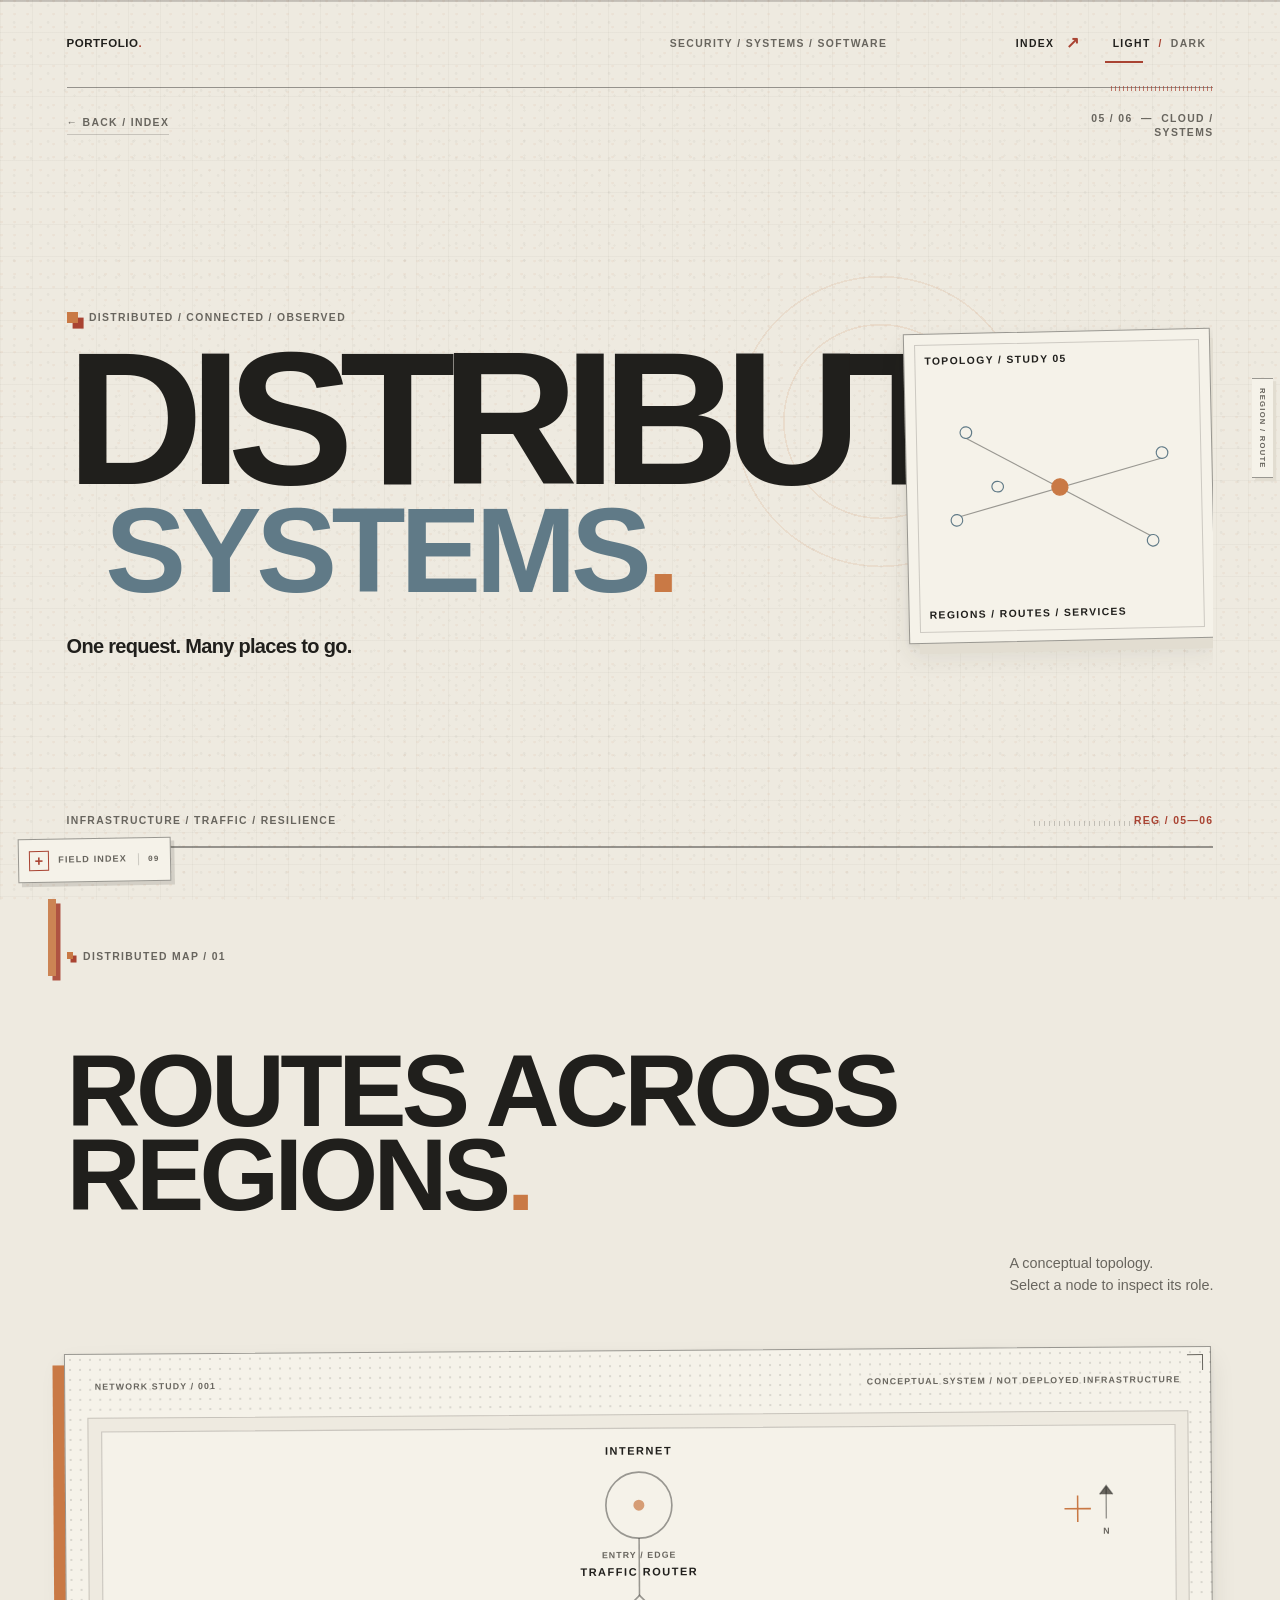
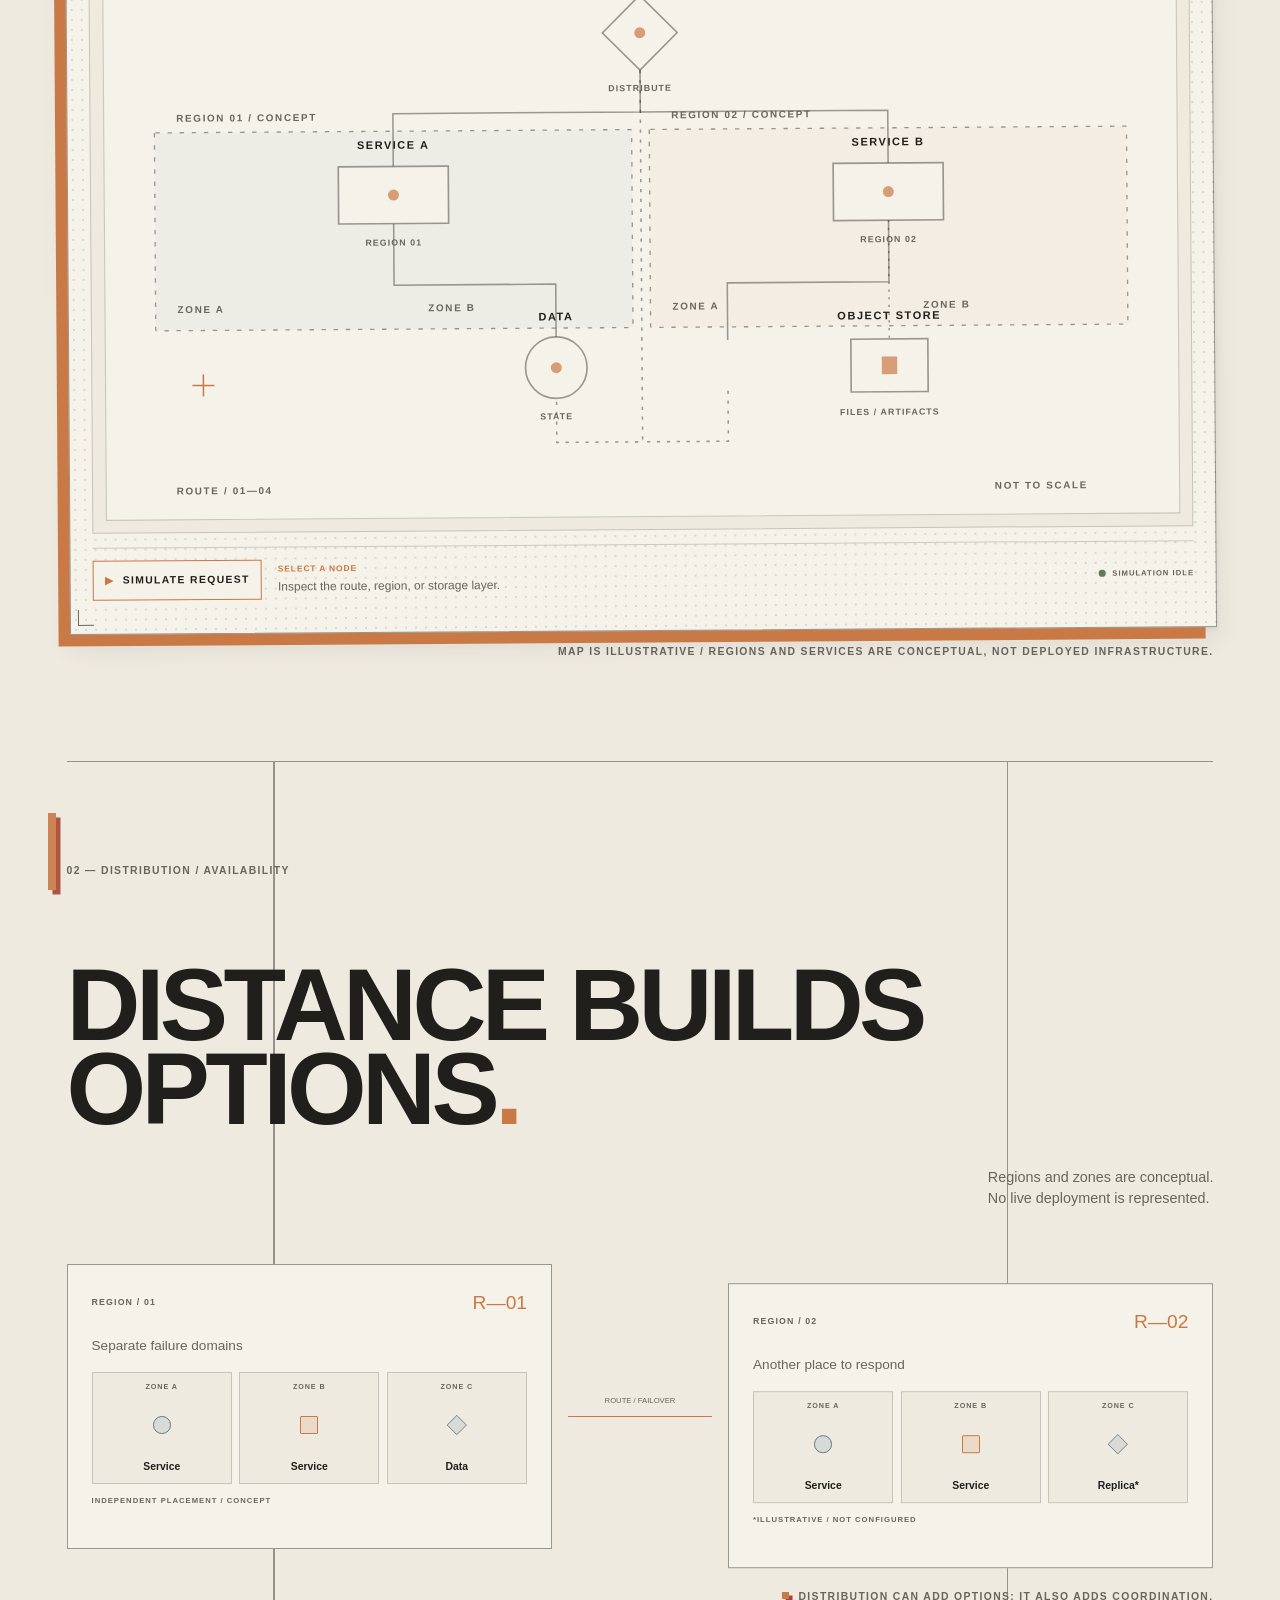
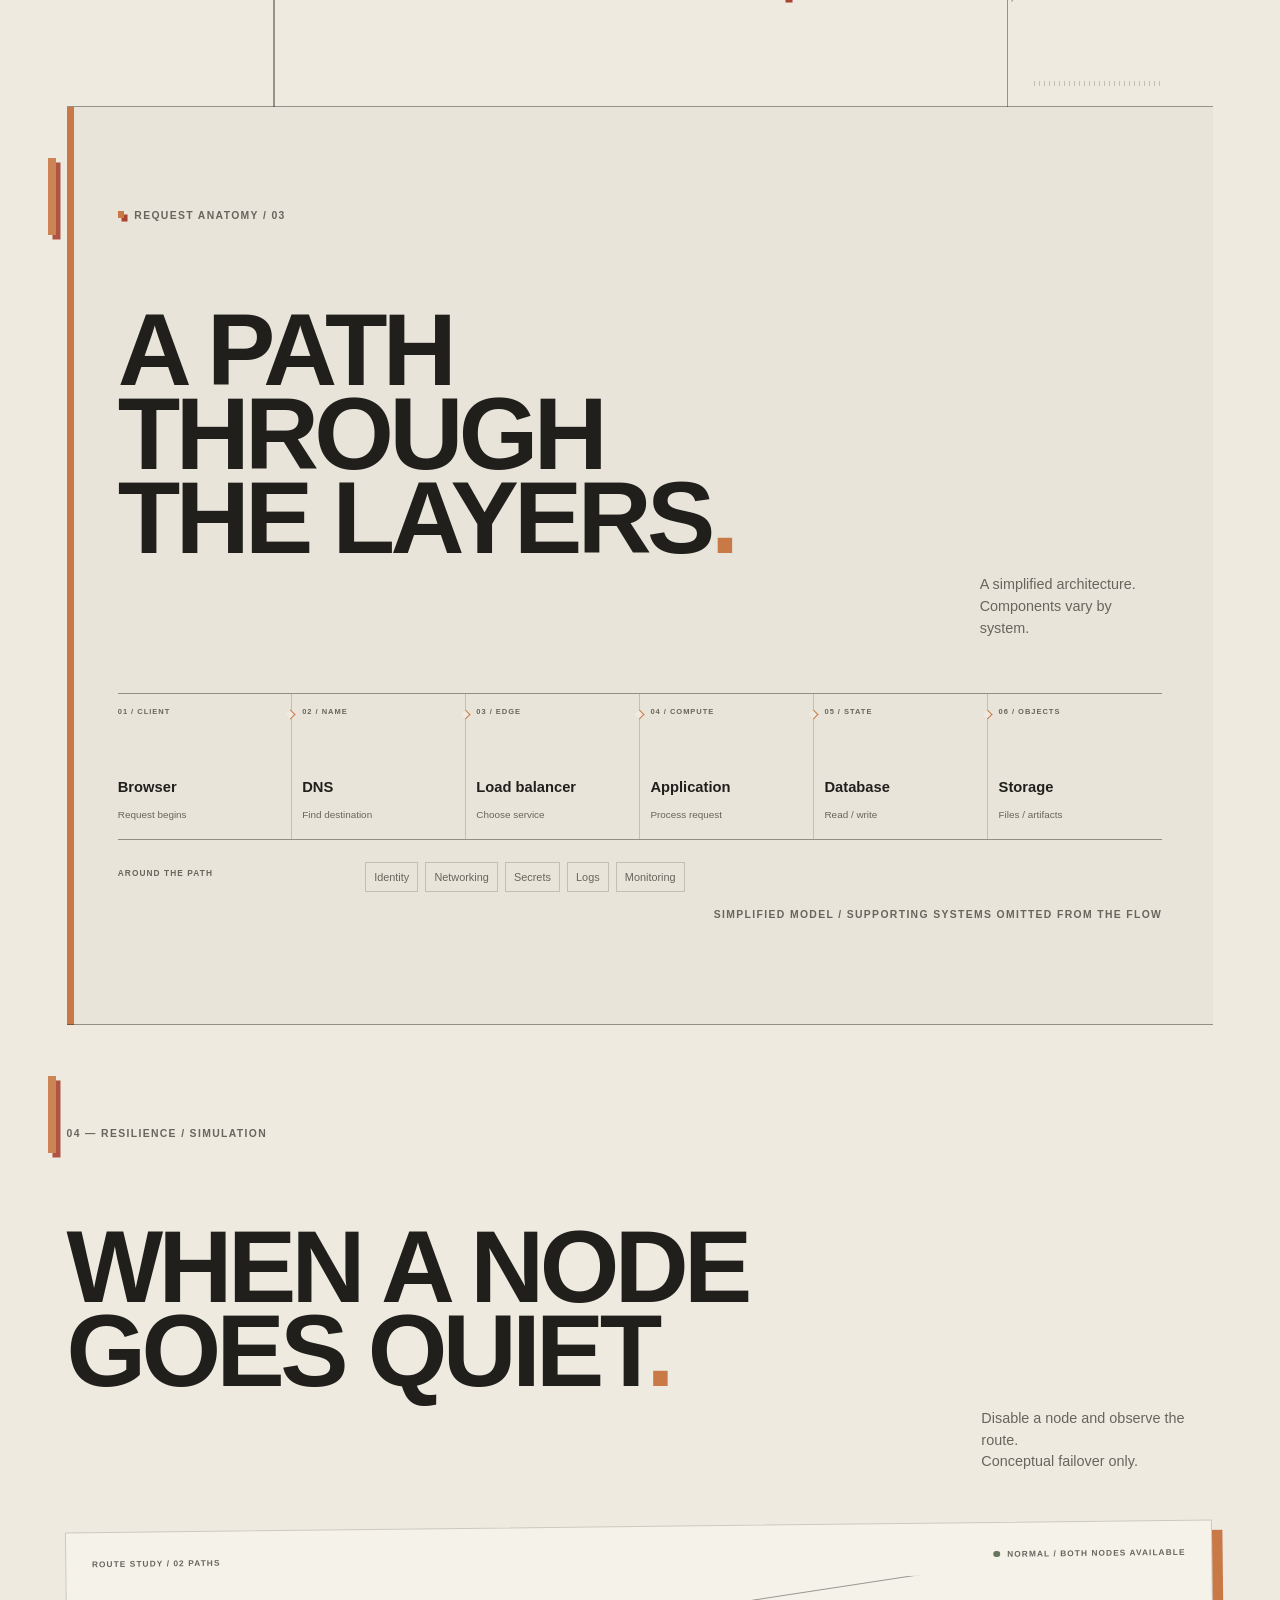
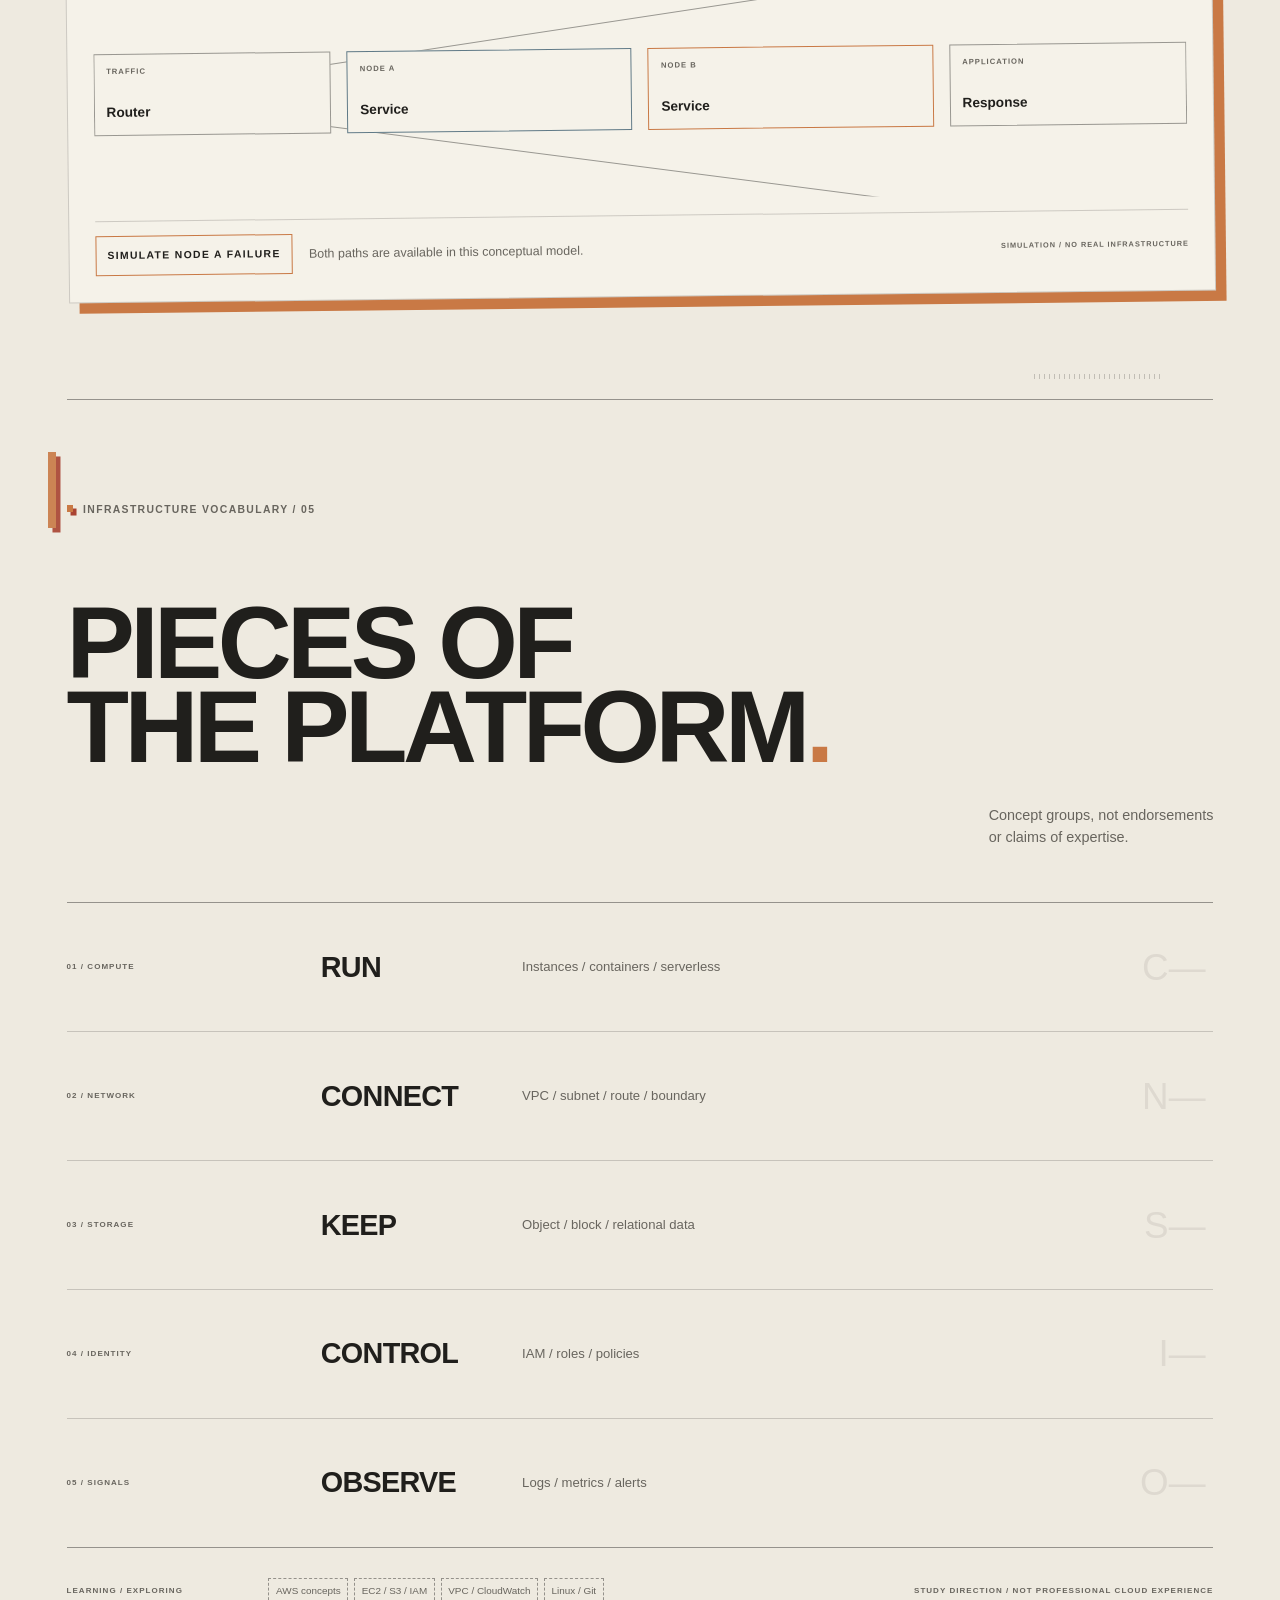
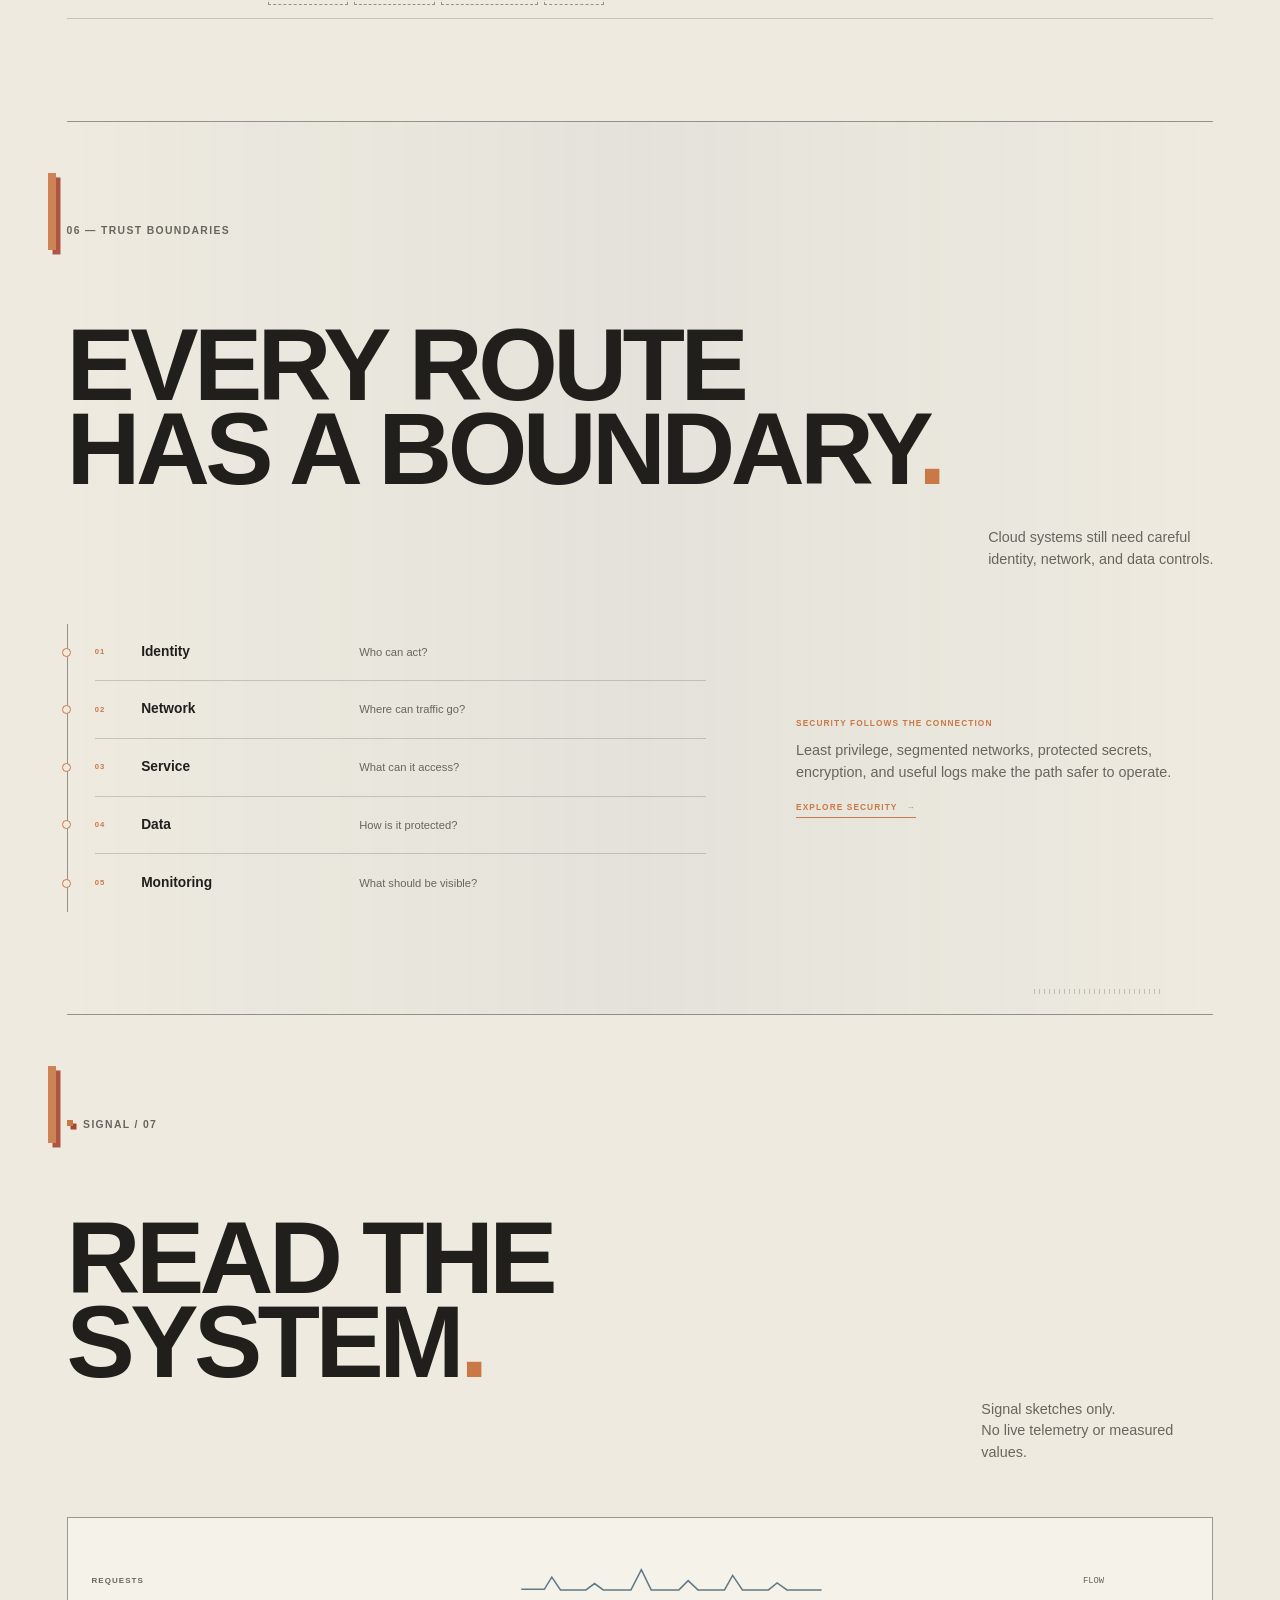
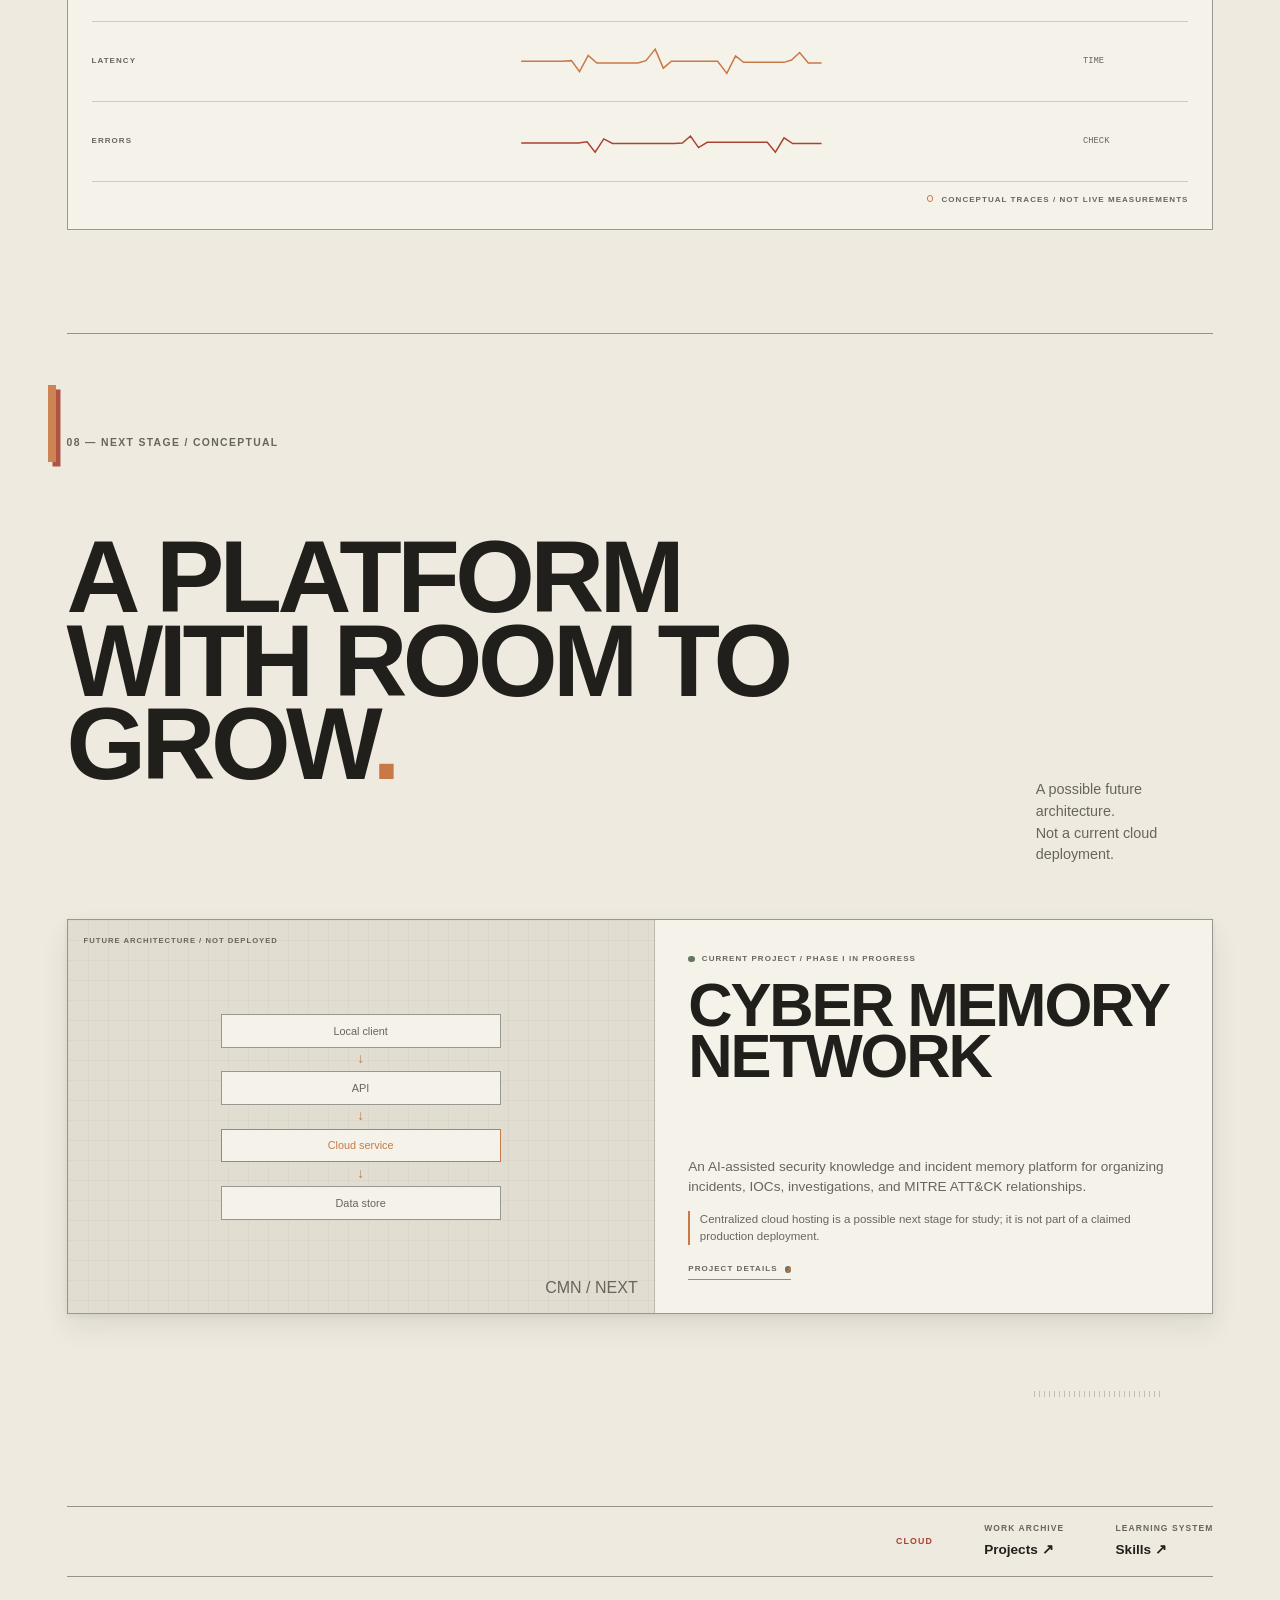
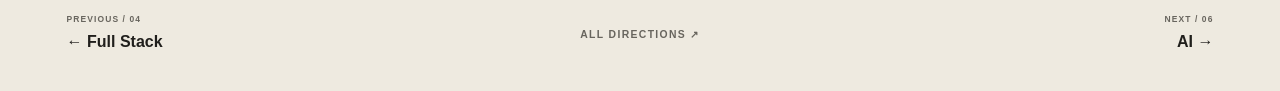
<file: cloud/index.html>
<!doctype html>
<html lang="en">
  <head>
    <meta charset="utf-8">
    <meta name="viewport" content="width=device-width, initial-scale=1">
    <meta name="theme-color" content="#eeeae0">
    <meta name="description" content="Cloud infrastructure, distributed systems, traffic and resilience — a conceptual study by Kiruthik.">
    <title>Cloud — Kiruthik</title>
    <meta property="og:type" content="website">
    <meta property="og:site_name" content="Kiruthik">
    <meta property="og:title" content="Cloud — Kiruthik">
    <meta property="og:description" content="Cloud infrastructure, distributed systems, traffic and resilience — a conceptual study by Kiruthik.">
    <meta name="twitter:card" content="summary">
    <meta name="twitter:title" content="Cloud — Kiruthik">
    <meta name="twitter:description" content="Cloud infrastructure, distributed systems, traffic and resilience — a conceptual study by Kiruthik.">
    <link rel="icon" type="image/svg+xml" href="../favicon.svg">
    <script src="../theme.js" defer></script>
    <script src="../site-interactions.js" defer></script>
    <script src="cloud.js" defer></script>
    <link rel="stylesheet" href="../styles.css">
  </head>
  <body class="grid-paper">
    <a class="skip-link" href="#main-content">Skip to content</a>
    <div class="page-shell cloud-page">
      <header class="site-header">
        <a class="wordmark" href="../index.html" aria-label="Portfolio, beginning">PORTFOLIO<span class="wordmark-mark" aria-hidden="true">.</span></a>
        <span class="header-edition editorial-label">Security / Systems / Software</span>
        <a class="menu-link editorial-label" href="../index.html#directions">Index <span class="arrow" aria-hidden="true">↗</span></a>
        <button class="theme-toggle editorial-label" type="button" aria-label="Switch to dark mode" aria-pressed="false">
          <span class="theme-toggle-option theme-toggle-option--light">Light</span><span class="theme-toggle-divider" aria-hidden="true">/</span><span class="theme-toggle-option theme-toggle-option--dark">Dark</span><span class="theme-toggle-indicator" aria-hidden="true"></span>
        </button>
      </header>

      <main id="main-content" tabindex="-1">
        <section class="cloud-hero" aria-labelledby="cloud-title">
          <div class="cloud-hero-meta">
            <a class="cloud-back editorial-label" href="../index.html#directions">← Back / index</a>
            <span class="editorial-label">05 / 06 &nbsp;—&nbsp; Cloud / systems</span>
          </div>
          <div class="cloud-hero-layout">
            <div class="cloud-hero-copy">
              <p class="cloud-kicker editorial-label"><span class="cloud-coordinate-mark" aria-hidden="true"></span> Distributed / connected / observed</p>
              <h1 class="cloud-title" id="cloud-title"><span>DISTRIBUTED</span><span>SYSTEMS<span class="cloud-title-period">.</span></span></h1>
              <p class="cloud-deck">One request. Many places to go.</p>
            </div>
            <aside class="cloud-hero-note paper-card" aria-label="Conceptual infrastructure map">
              <span class="editorial-label">Topology / study 05</span>
              <span class="cloud-hero-network" aria-hidden="true"><i></i><i></i><i></i><i></i><i></i><b></b></span>
              <span class="editorial-label">Regions / routes / services</span>
            </aside>
          </div>
          <div class="cloud-hero-foot editorial-label">
            <span>Infrastructure / traffic / resilience</span>
            <span class="cloud-hero-coordinate">REG / 05—06</span>
          </div>
        </section>

        <section class="cloud-map-section" aria-labelledby="cloud-map-heading">
          <div class="cloud-section-heading">
            <div>
              <p class="editorial-label"><span class="cloud-coordinate-mark cloud-coordinate-mark--small" aria-hidden="true"></span> Distributed map / 01</p>
              <h2 id="cloud-map-heading">Routes across<br>regions<span>.</span></h2>
            </div>
            <p class="cloud-section-aside">A conceptual topology.<br>Select a node to inspect its role.</p>
          </div>

          <figure class="cloud-map-plate paper-card" aria-labelledby="cloud-map-caption">
            <figcaption class="cloud-map-caption editorial-label" id="cloud-map-caption">
              <span>Network study / 001</span><span>Conceptual system / not deployed infrastructure</span>
            </figcaption>
            <div class="cloud-map-desktop">
              <svg class="cloud-map-svg" viewBox="0 0 1000 650" role="group" aria-labelledby="topology-title" aria-describedby="topology-description">
                <title id="topology-title">Conceptual multi-region cloud infrastructure map</title>
                <desc id="topology-description">Traffic moves from the internet through an edge and load balancer to services in two regions. Those services connect to shared data and object storage. Select labeled nodes for descriptions.</desc>
                <defs>
                  <pattern id="cloud-grid" width="26" height="26" patternUnits="userSpaceOnUse">
                    <path d="M26 0H0V26" fill="none" stroke="var(--line)" stroke-width="1"/>
                  </pattern>
                  <marker id="cloud-arrow" markerWidth="8" markerHeight="8" refX="6" refY="4" orient="auto">
                    <path d="M0 0L8 4 0 8Z" fill="var(--cloud-accent)"/>
                  </marker>
                </defs>
                <rect class="cloud-map-field" x="12" y="12" width="976" height="626"/>
                <g class="cloud-map-lines" aria-hidden="true">
                  <path class="cloud-route" data-cloud-route="edge" d="M500 108V168"/>
                  <path class="cloud-route" data-cloud-route="dispatch" d="M500 226V270H275V318"/>
                  <path class="cloud-route" data-cloud-route="dispatch" d="M500 270H725V318"/>
                  <path class="cloud-route" data-cloud-route="service-a" d="M275 370V426H422V478"/>
                  <path class="cloud-route" data-cloud-route="service-b" d="M725 370V426H578V478"/>
                  <path class="cloud-route cloud-route--return" data-cloud-route="return" d="M422 524V570H500V226"/>
                  <path class="cloud-route cloud-route--return" data-cloud-route="return" d="M578 524V570H500"/>
                  <path class="cloud-route cloud-route--object" data-cloud-route="object" d="M725 370V478"/>
                  <path class="cloud-route cloud-route--packet" data-cloud-route="edge dispatch" d="M500 108V168M500 226V270H275V318"/>
                </g>
                <rect class="cloud-region-boundary" x="58" y="286" width="434" height="180" rx="1"/>
                <rect class="cloud-region-boundary cloud-region-boundary--two" x="508" y="286" width="434" height="180" rx="1"/>
                <g class="cloud-map-annotations" aria-hidden="true">
                  <text x="78" y="276">REGION 01 / CONCEPT</text><text x="528" y="276">REGION 02 / CONCEPT</text>
                  <text x="78" y="450">ZONE A</text><text x="306" y="450">ZONE B</text>
                  <text x="528" y="450">ZONE A</text><text x="756" y="450">ZONE B</text>
                  <text x="76" y="615">ROUTE / 01—04</text><text x="820" y="615">NOT TO SCALE</text>
                  <path d="M887 88h24M899 76v24M91 516h20M101 506v20"/>
                </g>
                <g class="cloud-map-node" role="button" tabindex="0" aria-pressed="false" aria-label="Internet edge: entry point for external requests" data-cloud-node="edge" data-links="edge dispatch return" transform="translate(500 82)">
                  <circle class="cloud-node-ring" r="30"/><circle class="cloud-node-core" r="5"/>
                  <text y="-46">INTERNET</text><text class="cloud-node-sub" y="48">ENTRY / EDGE</text>
                </g>
                <g class="cloud-map-node" role="button" tabindex="0" aria-pressed="false" aria-label="Traffic router: directs requests toward a service region" data-cloud-node="router" data-links="edge dispatch" transform="translate(500 198)">
                  <path class="cloud-node-ring" d="M0-34L34 0 0 34-34 0Z"/><circle class="cloud-node-core" r="5"/>
                  <text y="-52">TRAFFIC ROUTER</text><text class="cloud-node-sub" y="53">DISTRIBUTE</text>
                </g>
                <g class="cloud-map-node cloud-map-node--service" role="button" tabindex="0" aria-pressed="false" aria-label="Region 01 service node: conceptual application service" data-cloud-node="service-a" data-links="dispatch service-a return" transform="translate(275 344)">
                  <rect class="cloud-node-ring" x="-50" y="-26" width="100" height="52"/><circle class="cloud-node-core" r="5"/>
                  <text y="-42">SERVICE A</text><text class="cloud-node-sub" y="46">REGION 01</text>
                </g>
                <g class="cloud-map-node cloud-map-node--service" role="button" tabindex="0" aria-pressed="false" aria-label="Region 02 service node: conceptual application service" data-cloud-node="service-b" data-links="dispatch service-b return object" transform="translate(725 344)">
                  <rect class="cloud-node-ring" x="-50" y="-26" width="100" height="52"/><circle class="cloud-node-core" r="5"/>
                  <text y="-42">SERVICE B</text><text class="cloud-node-sub" y="46">REGION 02</text>
                </g>
                <g class="cloud-map-node cloud-map-node--data" role="button" tabindex="0" aria-pressed="false" aria-label="Data store: conceptual persistent application data" data-cloud-node="data" data-links="service-a service-b return" transform="translate(422 502)">
                  <circle class="cloud-node-ring" r="28"/><circle class="cloud-node-core" r="5"/>
                  <text y="-43">DATA</text><text class="cloud-node-sub" y="47">STATE</text>
                </g>
                <g class="cloud-map-node cloud-map-node--storage" role="button" tabindex="0" aria-pressed="false" aria-label="Object storage: conceptual storage for files and artifacts" data-cloud-node="storage" data-links="service-b object" transform="translate(725 502)">
                  <rect class="cloud-node-ring" x="-35" y="-24" width="70" height="48"/><path class="cloud-node-core" d="M-7-8H7V8H-7Z"/>
                  <text y="-42">OBJECT STORE</text><text class="cloud-node-sub" y="45">FILES / ARTIFACTS</text>
                </g>
                <g class="cloud-map-compass" aria-hidden="true" transform="translate(925 82)">
                  <path d="M0 15V-15M-6-7L0-15 6-7"/><text y="29">N</text>
                </g>
              </svg>
            </div>
            <div class="cloud-map-mobile" aria-label="Conceptual request path through cloud infrastructure">
              <button class="cloud-mobile-node" type="button" aria-pressed="false" data-cloud-node="edge" data-links="edge dispatch return"><span class="editorial-label">00 / EDGE</span><b>Internet entry</b><small>Requests arrive</small></button>
              <span class="cloud-mobile-connector" aria-hidden="true">↓</span>
              <button class="cloud-mobile-node" type="button" aria-pressed="false" data-cloud-node="router" data-links="edge dispatch"><span class="editorial-label">01 / ROUTE</span><b>Traffic router</b><small>Choose a path</small></button>
              <div class="cloud-mobile-regions">
                <div class="cloud-mobile-region">
                  <span class="editorial-label">Region 01 / concept</span>
                  <button class="cloud-mobile-node" type="button" aria-pressed="false" data-cloud-node="service-a" data-links="dispatch service-a return"><span class="editorial-label">ZONE A / SERVICE</span><b>Application node A</b><small>One available route</small></button>
                </div>
                <div class="cloud-mobile-region">
                  <span class="editorial-label">Region 02 / concept</span>
                  <button class="cloud-mobile-node" type="button" aria-pressed="false" data-cloud-node="service-b" data-links="dispatch service-b return object"><span class="editorial-label">ZONE A / SERVICE</span><b>Application node B</b><small>Another available route</small></button>
                </div>
              </div>
              <span class="cloud-mobile-connector cloud-mobile-connector--split" aria-hidden="true">↙ &nbsp;&nbsp;&nbsp; ↘</span>
              <div class="cloud-mobile-data">
                <button class="cloud-mobile-node" type="button" aria-pressed="false" data-cloud-node="data" data-links="service-a service-b return"><span class="editorial-label">DATA / STATE</span><b>Database</b><small>Persistent records</small></button>
                <button class="cloud-mobile-node" type="button" aria-pressed="false" data-cloud-node="storage" data-links="service-b object"><span class="editorial-label">OBJECTS / FILES</span><b>Storage</b><small>Artifacts and objects</small></button>
              </div>
            </div>
            <div class="cloud-map-controls">
              <button class="cloud-flow-button editorial-label" type="button" data-cloud-flow>
                <span aria-hidden="true">▶</span><span data-cloud-flow-label>Simulate request</span>
              </button>
              <p class="cloud-map-readout" aria-live="polite"><span data-cloud-node-title>Select a node</span><span data-cloud-node-copy>Inspect the route, region, or storage layer.</span></p>
              <span class="cloud-map-status editorial-label"><i aria-hidden="true"></i><span data-cloud-flow-status>Simulation idle</span></span>
            </div>
            <span class="cloud-map-corner cloud-map-corner--top" aria-hidden="true"></span>
            <span class="cloud-map-corner cloud-map-corner--bottom" aria-hidden="true"></span>
          </figure>
          <p class="cloud-map-foot editorial-label">Map is illustrative / regions and services are conceptual, not deployed infrastructure.</p>
        </section>

        <section class="cloud-regions-section" aria-labelledby="cloud-regions-heading">
          <div class="cloud-section-heading">
            <div>
              <p class="editorial-label">02 — Distribution / availability</p>
              <h2 id="cloud-regions-heading">Distance builds<br>options<span>.</span></h2>
            </div>
            <p class="cloud-section-aside">Regions and zones are conceptual.<br>No live deployment is represented.</p>
          </div>
          <div class="cloud-region-layout">
            <article class="cloud-region">
              <div class="cloud-region-top"><span class="editorial-label">Region / 01</span><span class="cloud-region-coordinate">R—01</span></div>
              <p class="cloud-region-caption">Separate failure domains</p>
              <div class="cloud-zones">
                <div><span class="editorial-label">Zone A</span><i></i><b>Service</b></div>
                <div><span class="editorial-label">Zone B</span><i></i><b>Service</b></div>
                <div><span class="editorial-label">Zone C</span><i></i><b>Data</b></div>
              </div>
              <p class="cloud-region-foot editorial-label">Independent placement / concept</p>
            </article>
            <div class="cloud-region-link" aria-hidden="true"><span>ROUTE / FAILOVER</span><i></i></div>
            <article class="cloud-region cloud-region--second">
              <div class="cloud-region-top"><span class="editorial-label">Region / 02</span><span class="cloud-region-coordinate">R—02</span></div>
              <p class="cloud-region-caption">Another place to respond</p>
              <div class="cloud-zones">
                <div><span class="editorial-label">Zone A</span><i></i><b>Service</b></div>
                <div><span class="editorial-label">Zone B</span><i></i><b>Service</b></div>
                <div><span class="editorial-label">Zone C</span><i></i><b>Replica*</b></div>
              </div>
              <p class="cloud-region-foot editorial-label">*Illustrative / not configured</p>
            </article>
          </div>
          <p class="cloud-region-note editorial-label"><span class="cloud-coordinate-mark cloud-coordinate-mark--small" aria-hidden="true"></span> Distribution can add options; it also adds coordination.</p>
        </section>

        <section class="cloud-architecture-section" aria-labelledby="cloud-architecture-heading">
          <div class="cloud-section-heading">
            <div>
              <p class="editorial-label"><span class="cloud-coordinate-mark cloud-coordinate-mark--small" aria-hidden="true"></span> Request anatomy / 03</p>
              <h2 id="cloud-architecture-heading">A path through<br>the layers<span>.</span></h2>
            </div>
            <p class="cloud-section-aside">A simplified architecture.<br>Components vary by system.</p>
          </div>
          <ol class="cloud-architecture">
            <li><span class="editorial-label">01 / CLIENT</span><b>Browser</b><small>Request begins</small></li>
            <li><span class="editorial-label">02 / NAME</span><b>DNS</b><small>Find destination</small></li>
            <li><span class="editorial-label">03 / EDGE</span><b>Load balancer</b><small>Choose service</small></li>
            <li><span class="editorial-label">04 / COMPUTE</span><b>Application</b><small>Process request</small></li>
            <li><span class="editorial-label">05 / STATE</span><b>Database</b><small>Read / write</small></li>
            <li><span class="editorial-label">06 / OBJECTS</span><b>Storage</b><small>Files / artifacts</small></li>
          </ol>
          <div class="cloud-supporting-systems">
            <span class="editorial-label">Around the path</span>
            <div><span>Identity</span><span>Networking</span><span>Secrets</span><span>Logs</span><span>Monitoring</span></div>
          </div>
          <p class="cloud-architecture-note editorial-label">Simplified model / supporting systems omitted from the flow</p>
        </section>

        <section class="cloud-resilience-section" aria-labelledby="cloud-resilience-heading">
          <div class="cloud-section-heading">
            <div>
              <p class="editorial-label">04 — Resilience / simulation</p>
              <h2 id="cloud-resilience-heading">When a node<br>goes quiet<span>.</span></h2>
            </div>
            <p class="cloud-section-aside">Disable a node and observe the route.<br>Conceptual failover only.</p>
          </div>
          <div class="cloud-failover-plate paper-card" data-failover-state="normal">
            <div class="cloud-failover-header">
              <span class="editorial-label">Route study / 02 paths</span>
              <span class="cloud-failover-mode editorial-label"><i aria-hidden="true"></i><span data-failover-state-label>Normal / both nodes available</span></span>
            </div>
            <div class="cloud-failover-map" aria-label="Conceptual service redundancy illustration">
              <div class="cloud-failover-source"><span class="editorial-label">TRAFFIC</span><b>Router</b></div>
              <div class="cloud-failover-routes" aria-hidden="true"><i class="cloud-fail-path cloud-fail-path--one"></i><i class="cloud-fail-path cloud-fail-path--two"></i></div>
              <div class="cloud-failover-node cloud-failover-node--one" data-failover-node="one"><span class="editorial-label">NODE A</span><b>Service</b><span class="cloud-node-fault" aria-hidden="true">×</span></div>
              <div class="cloud-failover-node cloud-failover-node--two" data-failover-node="two"><span class="editorial-label">NODE B</span><b>Service</b></div>
              <div class="cloud-failover-destination"><span class="editorial-label">APPLICATION</span><b>Response</b></div>
            </div>
            <div class="cloud-failover-footer">
              <button class="cloud-fail-button editorial-label" type="button" aria-pressed="false" data-failover-toggle>Simulate node A failure</button>
              <p class="cloud-failover-copy" aria-live="polite" data-failover-copy>Both paths are available in this conceptual model.</p>
              <span class="cloud-failover-disclaimer editorial-label">Simulation / no real infrastructure</span>
            </div>
          </div>
        </section>

        <section class="cloud-concepts-section" aria-labelledby="cloud-concepts-heading">
          <div class="cloud-section-heading">
            <div>
              <p class="editorial-label"><span class="cloud-coordinate-mark cloud-coordinate-mark--small" aria-hidden="true"></span> Infrastructure vocabulary / 05</p>
              <h2 id="cloud-concepts-heading">Pieces of<br>the platform<span>.</span></h2>
            </div>
            <p class="cloud-section-aside">Concept groups, not endorsements<br>or claims of expertise.</p>
          </div>
          <div class="cloud-concept-index">
            <article><span class="editorial-label">01 / COMPUTE</span><h3>Run</h3><p>Instances / containers / serverless</p><span class="cloud-concept-mark" aria-hidden="true">C—</span></article>
            <article><span class="editorial-label">02 / NETWORK</span><h3>Connect</h3><p>VPC / subnet / route / boundary</p><span class="cloud-concept-mark" aria-hidden="true">N—</span></article>
            <article><span class="editorial-label">03 / STORAGE</span><h3>Keep</h3><p>Object / block / relational data</p><span class="cloud-concept-mark" aria-hidden="true">S—</span></article>
            <article><span class="editorial-label">04 / IDENTITY</span><h3>Control</h3><p>IAM / roles / policies</p><span class="cloud-concept-mark" aria-hidden="true">I—</span></article>
            <article><span class="editorial-label">05 / SIGNALS</span><h3>Observe</h3><p>Logs / metrics / alerts</p><span class="cloud-concept-mark" aria-hidden="true">O—</span></article>
          </div>
          <div class="cloud-learning-strip">
            <span class="editorial-label">Learning / exploring</span>
            <div><span>AWS concepts</span><span>EC2 / S3 / IAM</span><span>VPC / CloudWatch</span><span>Linux / Git</span></div>
            <p class="editorial-label">Study direction / not professional cloud experience</p>
          </div>
        </section>

        <section class="cloud-security-section" aria-labelledby="cloud-security-heading">
          <div class="cloud-section-heading">
            <div>
              <p class="editorial-label">06 — Trust boundaries</p>
              <h2 id="cloud-security-heading">Every route<br>has a boundary<span>.</span></h2>
            </div>
            <p class="cloud-section-aside">Cloud systems still need careful<br>identity, network, and data controls.</p>
          </div>
          <div class="cloud-security-layout">
            <ol class="cloud-security-chain">
              <li><span class="editorial-label">01</span><b>Identity</b><small>Who can act?</small></li>
              <li><span class="editorial-label">02</span><b>Network</b><small>Where can traffic go?</small></li>
              <li><span class="editorial-label">03</span><b>Service</b><small>What can it access?</small></li>
              <li><span class="editorial-label">04</span><b>Data</b><small>How is it protected?</small></li>
              <li><span class="editorial-label">05</span><b>Monitoring</b><small>What should be visible?</small></li>
            </ol>
            <div class="cloud-security-copy">
              <p class="editorial-label">Security follows the connection</p>
              <p>Least privilege, segmented networks, protected secrets, encryption, and useful logs make the path safer to operate.</p>
              <a class="cloud-security-link editorial-label" href="../cybersecurity/">Explore security <span aria-hidden="true">→</span></a>
            </div>
          </div>
        </section>

        <section class="cloud-observability-section" aria-labelledby="cloud-observability-heading">
          <div class="cloud-section-heading">
            <div>
              <p class="editorial-label"><span class="cloud-coordinate-mark cloud-coordinate-mark--small" aria-hidden="true"></span> Signal / 07</p>
              <h2 id="cloud-observability-heading">Read the<br>system<span>.</span></h2>
            </div>
            <p class="cloud-section-aside">Signal sketches only.<br>No live telemetry or measured values.</p>
          </div>
          <div class="cloud-signal-board" aria-label="Conceptual monitoring signal visualizations">
            <div class="cloud-signal-row"><span class="editorial-label">Requests</span><svg viewBox="0 0 520 72" role="img" aria-label="Decorative conceptual request signal"><path d="M0 49H40L53 28 68 50H112L127 39 142 50H190L208 15 225 50H273L289 34 306 50H352L366 25 383 50H428L443 38 460 50H520"/></svg><b>FLOW</b></div>
            <div class="cloud-signal-row"><span class="editorial-label">Latency</span><svg viewBox="0 0 520 72" role="img" aria-label="Decorative conceptual latency signal"><path d="M0 35H72L87 34 101 53 116 25 131 38H202L216 34 232 14 246 47 260 35H327L340 35 356 56 371 26 385 37H455L468 33 482 20 497 38H520"/></svg><b>TIME</b></div>
            <div class="cloud-signal-row"><span class="editorial-label">Errors</span><svg viewBox="0 0 520 72" role="img" aria-label="Decorative conceptual error signal"><path d="M0 38H99L114 36 128 54 143 31 158 39H265L279 38 293 26 307 46 322 37H411L426 37 440 54 455 29 470 39H520"/></svg><b>CHECK</b></div>
            <p class="cloud-signal-note editorial-label"><i aria-hidden="true"></i> Conceptual traces / not live measurements</p>
          </div>
        </section>

        <section class="cloud-project-section" aria-labelledby="cloud-project-heading">
          <div class="cloud-section-heading">
            <div>
              <p class="editorial-label">08 — Next stage / conceptual</p>
              <h2 id="cloud-project-heading">A platform<br>with room to grow<span>.</span></h2>
            </div>
            <p class="cloud-section-aside">A possible future architecture.<br>Not a current cloud deployment.</p>
          </div>
          <article class="cloud-project">
            <div class="cloud-project-map" aria-label="Future conceptual architecture for Cyber Memory Network">
              <span class="cloud-project-map-label editorial-label">Future architecture / not deployed</span>
              <div class="cloud-future-path"><span>Local client</span><i aria-hidden="true">↓</i><span>API</span><i aria-hidden="true">↓</i><span>Cloud service</span><i aria-hidden="true">↓</i><span>Data store</span></div>
              <span class="cloud-project-map-index">CMN / NEXT</span>
            </div>
            <div class="cloud-project-copy">
              <p class="editorial-label"><span aria-hidden="true"></span> Current project / Phase I in progress</p>
              <h3>Cyber Memory<br>Network</h3>
              <p>An AI-assisted security knowledge and incident memory platform for organizing incidents, IOCs, investigations, and MITRE ATT&amp;CK relationships.</p>
              <p class="cloud-project-caveat">Centralized cloud hosting is a possible next stage for study; it is not part of a claimed production deployment.</p>
              <a class="cloud-project-link editorial-label" href="../projects/#cyber-memory">Project details <span aria-hidden="true">↗</span></a>
            </div>
          </article>
        </section>
      </main>

      <nav class="cloud-page-nav" aria-label="Domain navigation">
        <a class="cloud-nav-link cloud-nav-link--previous" href="../full-stack/">
          <span class="editorial-label">Previous / 04</span><span>← Full Stack</span>
        </a>
        <a class="cloud-nav-index editorial-label" href="../index.html#directions">All directions ↗</a>
        <a class="cloud-nav-link cloud-nav-link--next" href="../ai/">
          <span class="editorial-label">Next / 06</span><span>AI →</span>
        </a>
      </nav>
    </div>
  </body>
</html>
</file>
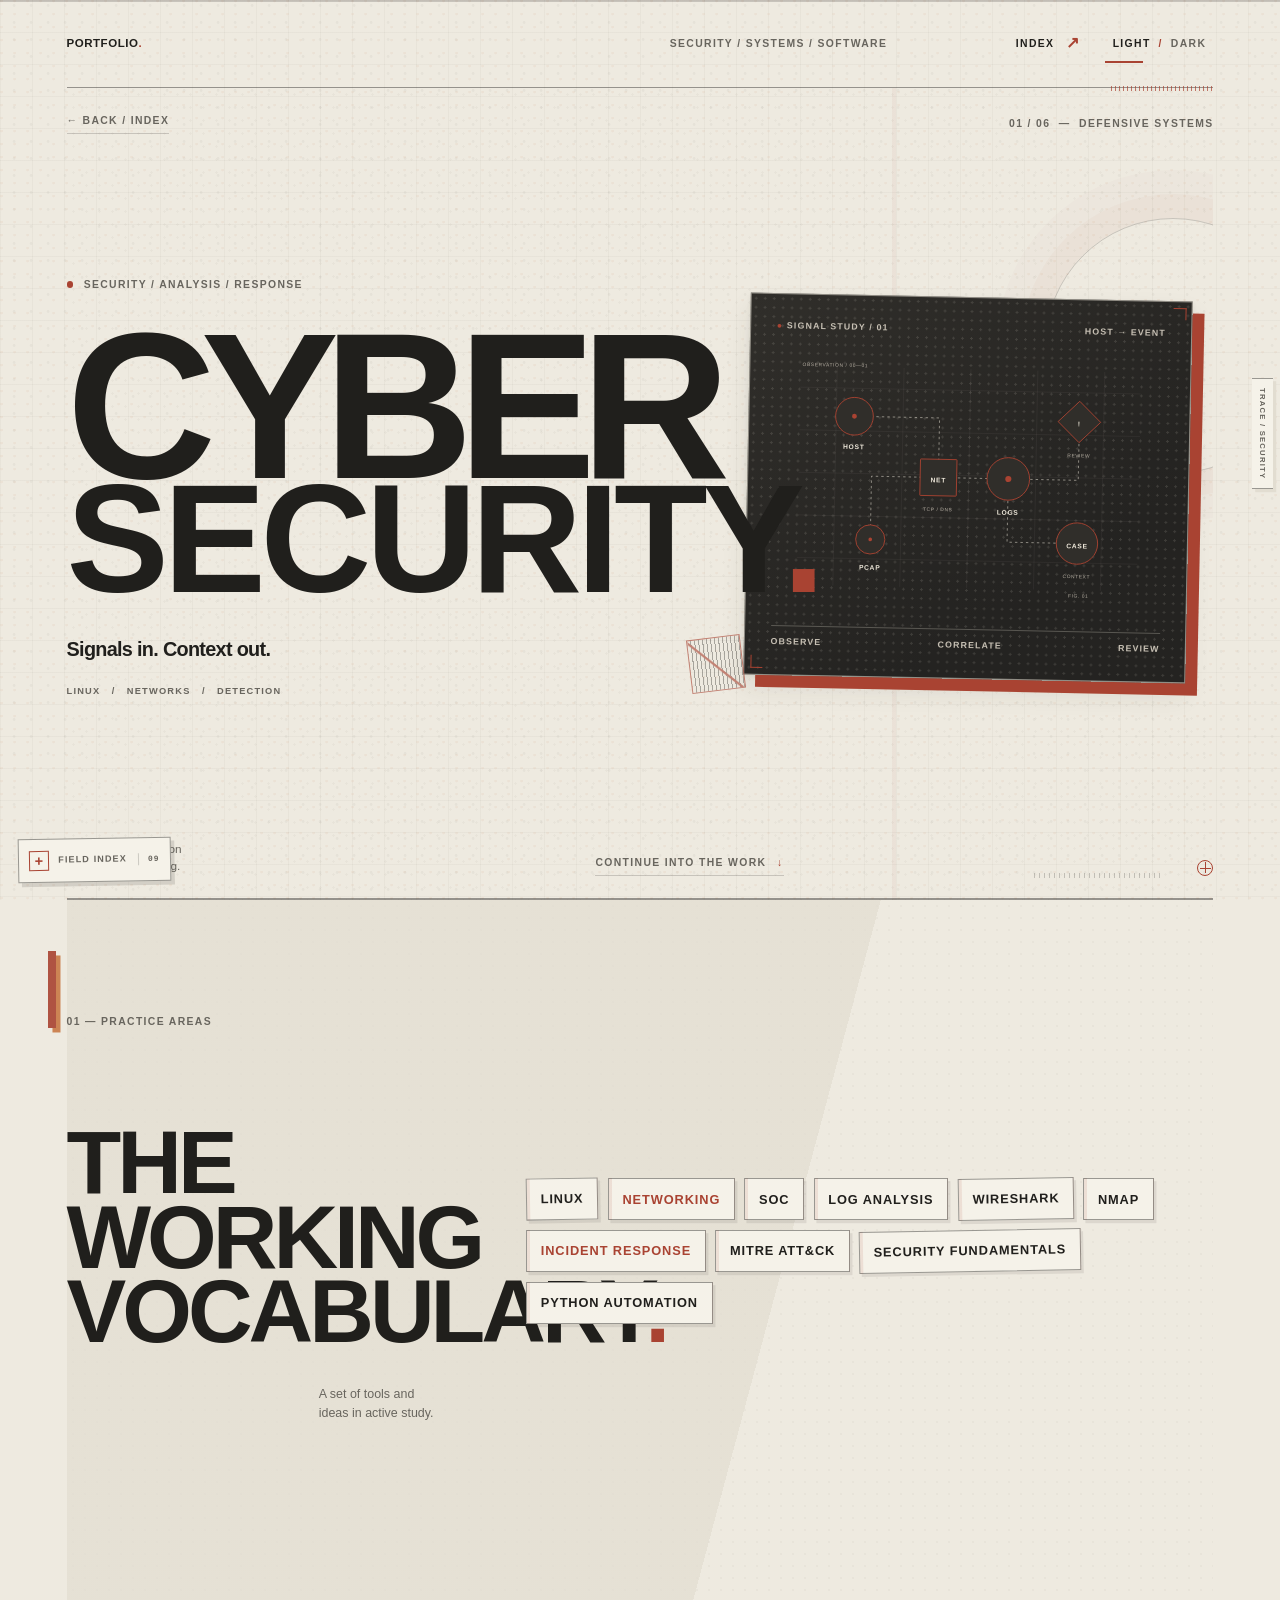
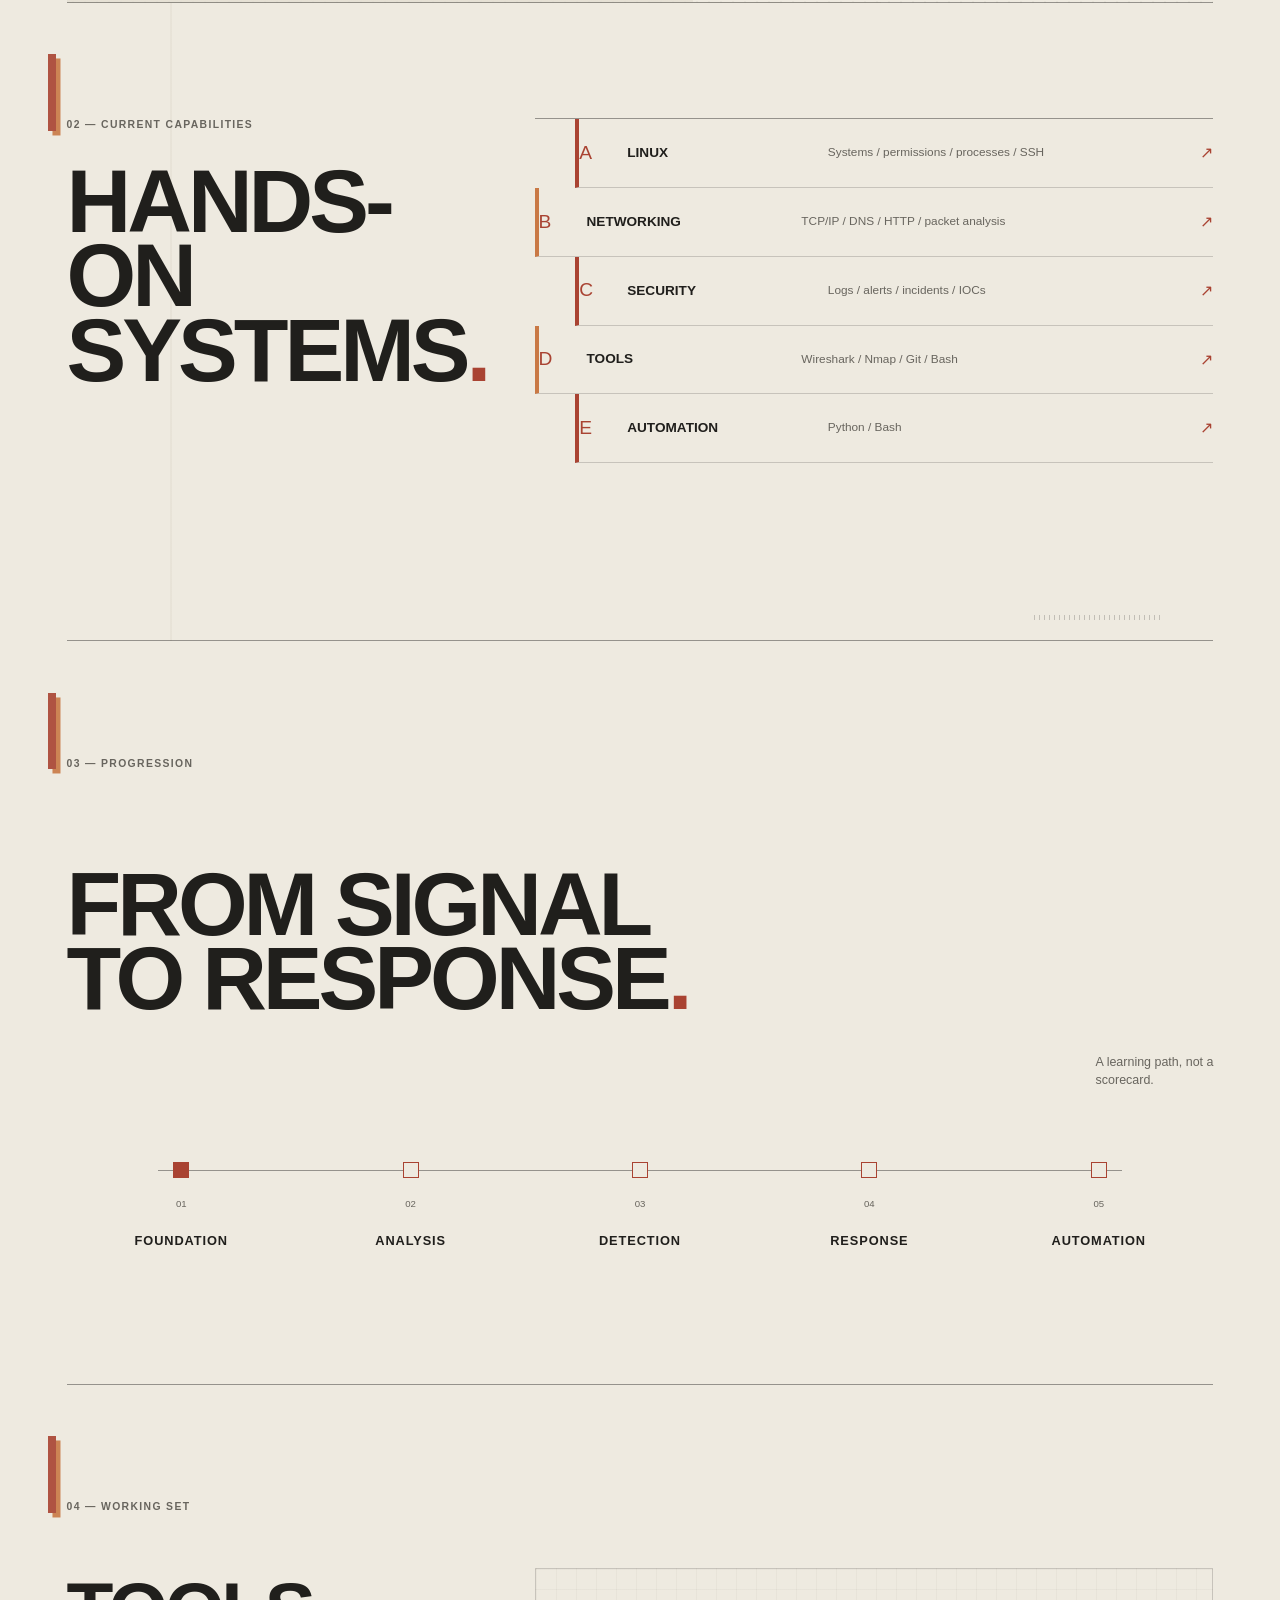
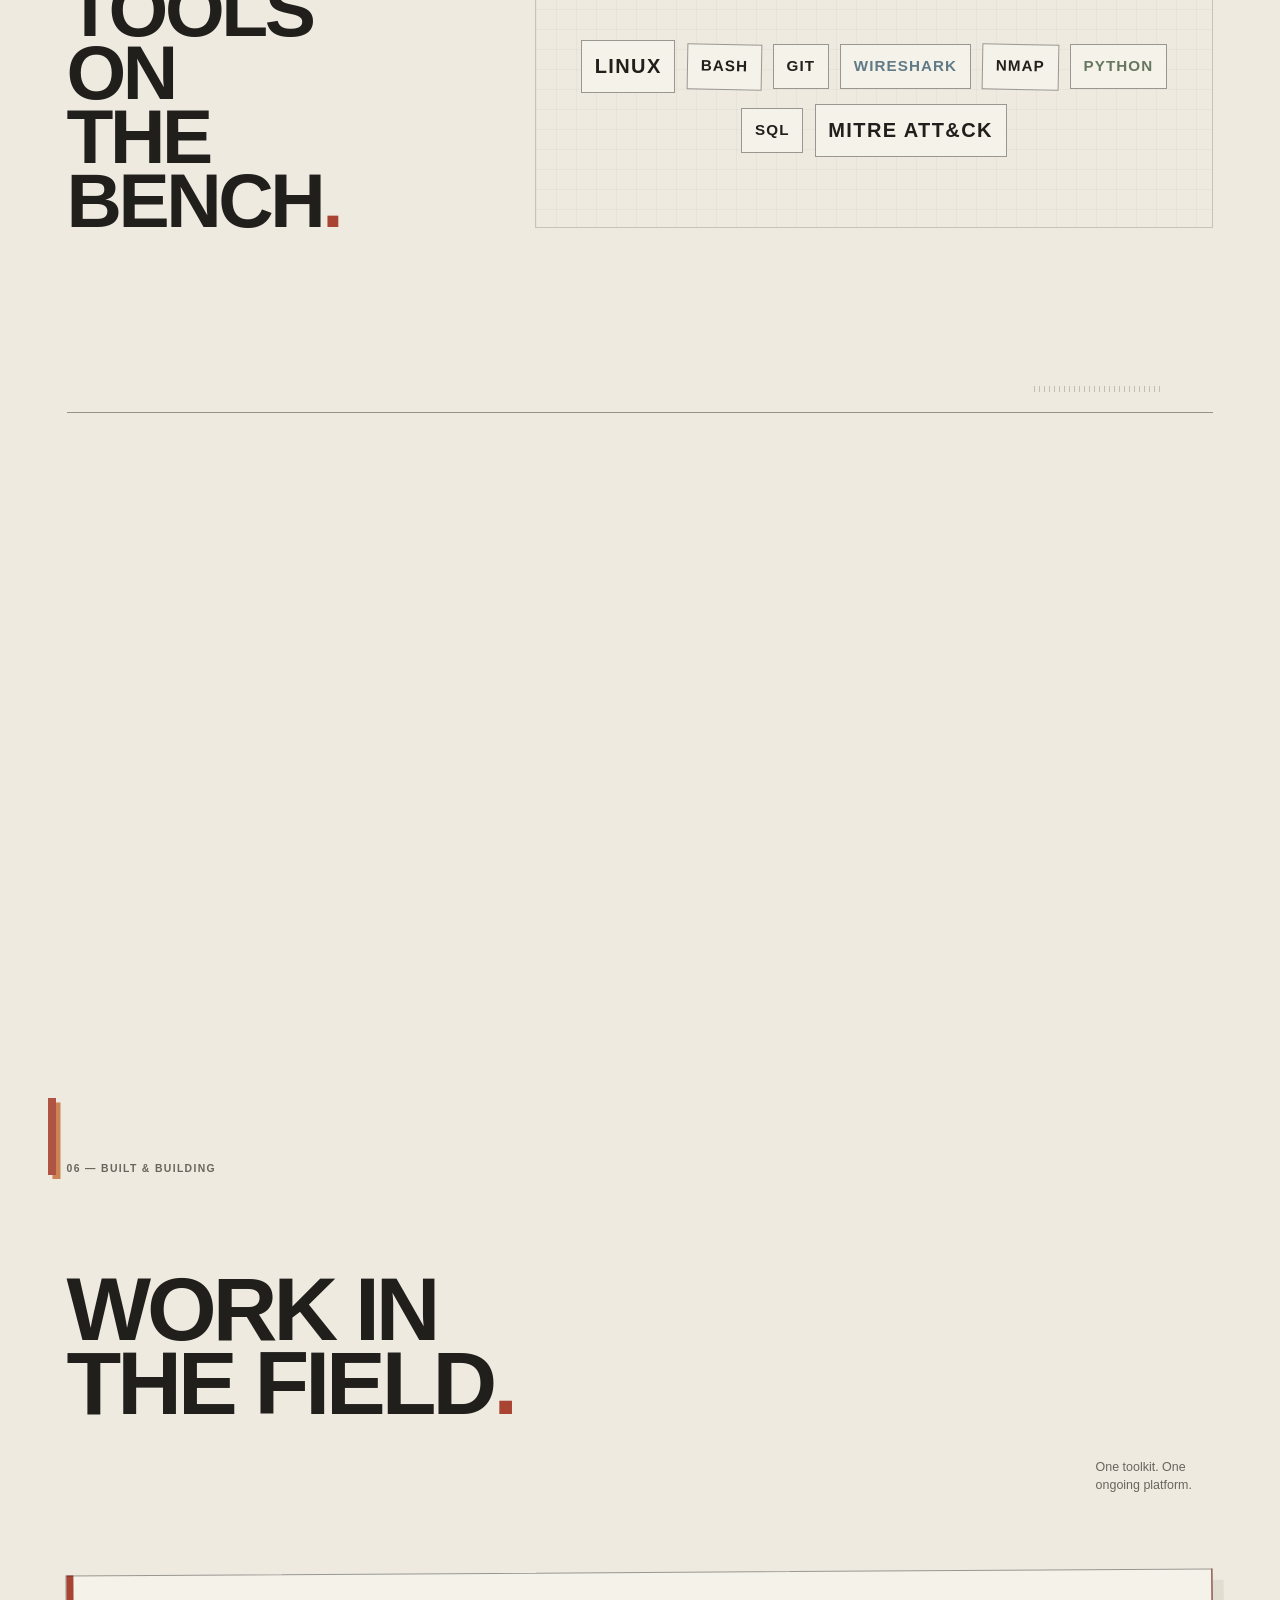
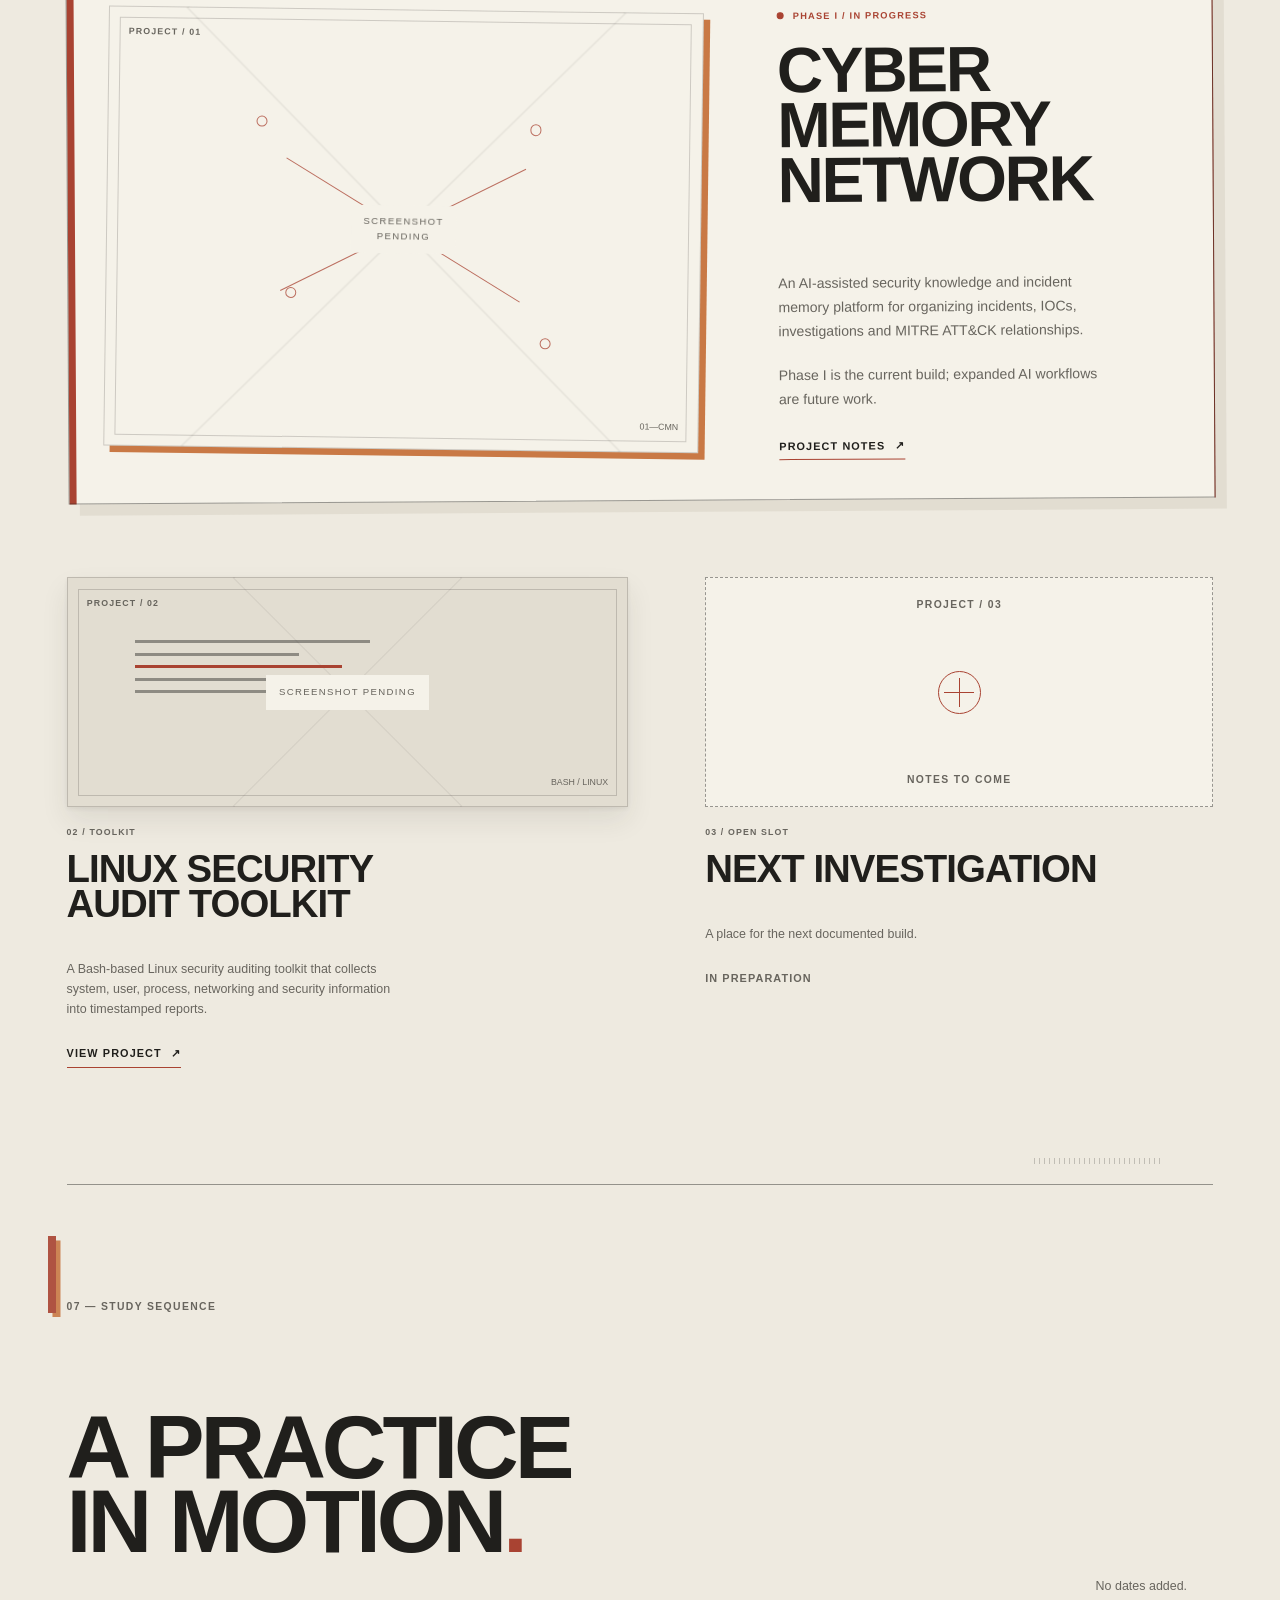
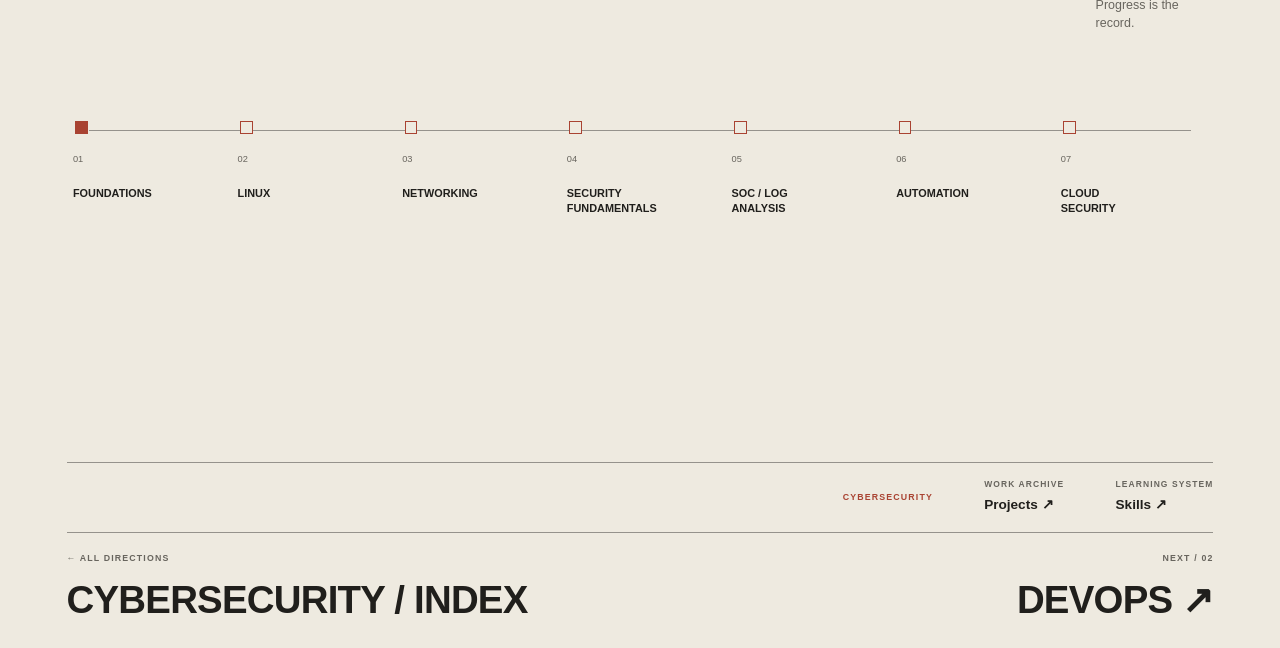
<file: cybersecurity/index.html>
<!doctype html>
<html lang="en">
  <head>
    <meta charset="utf-8">
    <meta name="viewport" content="width=device-width, initial-scale=1">
    <meta name="theme-color" content="#eeeae0">
    <meta name="description" content="Cybersecurity practice, study and projects by Kiruthik.">
    <title>Cybersecurity — Kiruthik</title>
    <meta property="og:type" content="website">
    <meta property="og:site_name" content="Kiruthik">
    <meta property="og:title" content="Cybersecurity — Kiruthik">
    <meta property="og:description" content="Cybersecurity practice, study and projects by Kiruthik.">
    <meta name="twitter:card" content="summary">
    <meta name="twitter:title" content="Cybersecurity — Kiruthik">
    <meta name="twitter:description" content="Cybersecurity practice, study and projects by Kiruthik.">
    <link rel="icon" type="image/svg+xml" href="../favicon.svg">
    <script src="../theme.js" defer></script>
    <script src="../site-interactions.js" defer></script>
    <link rel="stylesheet" href="../styles.css">
  </head>
  <body class="grid-paper">
    <a class="skip-link" href="#main-content">Skip to content</a>
    <div class="page-shell security-page">
      <header class="site-header">
        <a class="wordmark" href="../index.html" aria-label="Portfolio, beginning">PORTFOLIO<span class="wordmark-mark" aria-hidden="true">.</span></a>
        <span class="header-edition editorial-label">Security / Systems / Software</span>
        <a class="menu-link editorial-label" href="../index.html#directions">Index <span class="arrow" aria-hidden="true">↗</span></a>
        <button class="theme-toggle editorial-label" type="button" aria-label="Switch to dark mode" aria-pressed="false">
          <span class="theme-toggle-option theme-toggle-option--light">Light</span><span class="theme-toggle-divider" aria-hidden="true">/</span><span class="theme-toggle-option theme-toggle-option--dark">Dark</span><span class="theme-toggle-indicator" aria-hidden="true"></span>
        </button>
      </header>

      <main id="main-content" tabindex="-1">
        <section class="security-hero" aria-labelledby="security-title">
          <div class="security-hero-top">
            <a class="security-back editorial-label" href="../index.html#directions">← Back / index</a>
            <span class="editorial-label">01 / 06 &nbsp;—&nbsp; Defensive systems</span>
          </div>
          <div class="security-hero-main">
            <div class="security-heading">
              <p class="security-kicker editorial-label"><span class="red-dot" aria-hidden="true"></span> Security / Analysis / Response</p>
              <h1 class="security-title" id="security-title"><span>CYBER</span><span>SECURITY<span class="security-period">.</span></span></h1>
              <p class="security-deck">Signals in. Context out.</p>
              <p class="security-hero-meta editorial-label">Linux &nbsp; / &nbsp; Networks &nbsp; / &nbsp; Detection</p>
            </div>

            <figure class="network-plate paper-card">
              <figcaption class="network-caption editorial-label"><span>Signal study / 01</span><span>HOST → EVENT</span></figcaption>
              <svg class="security-network" viewBox="0 0 640 430" role="img" aria-labelledby="network-title network-description">
                <title id="network-title">Security event path</title>
                <desc id="network-description">A diagram traces a fictional connection from a host through network and logs to an alert and investigation.</desc>
                <g class="network-grid" aria-hidden="true">
                  <path d="M40 70H600M40 140H600M40 210H600M40 280H600M40 350H600M100 35V395M210 35V395M320 35V395M430 35V395M540 35V395"/>
                </g>
                <g class="network-routes" aria-hidden="true">
                  <path class="route route--one" d="M130 116H270V214H385"/>
                  <path class="route route--two" d="M385 214H500V118"/>
                  <path class="route route--three" d="M385 214V318H500"/>
                  <path class="route route--branch" d="M270 214H160V318"/>
                </g>
                <g class="network-node network-node--host" tabindex="0" role="group" aria-label="Host node">
                  <circle cx="130" cy="116" r="31"/><circle class="node-core" cx="130" cy="116" r="4"/><text x="130" y="167">HOST</text>
                </g>
                <g class="network-node network-node--net" tabindex="0" role="group" aria-label="Network traffic node">
                  <rect x="240" y="184" width="60" height="60" rx="1"/><text x="270" y="219">NET</text><text class="node-caption" x="270" y="267">TCP / DNS</text>
                </g>
                <g class="network-node network-node--logs" tabindex="0" role="group" aria-label="Log analysis node">
                  <circle cx="385" cy="214" r="35"/><circle class="node-core" cx="385" cy="214" r="5"/><text x="385" y="270">LOGS</text>
                </g>
                <g class="network-node network-node--alert" tabindex="0" role="group" aria-label="Alert review node">
                  <path d="M500 84L535 118L500 152L465 118Z"/><text x="500" y="122">!</text><text class="node-caption" x="500" y="174">REVIEW</text>
                </g>
                <g class="network-node network-node--case" tabindex="0" role="group" aria-label="Investigation node">
                  <rect x="466" y="284" width="68" height="68" rx="34"/><text x="500" y="323">CASE</text><text class="node-caption" x="500" y="373">CONTEXT</text>
                </g>
                <g class="network-node network-node--packet" tabindex="0" role="group" aria-label="Packet observation node">
                  <circle cx="160" cy="318" r="24"/><circle class="node-core" cx="160" cy="318" r="3"/><text x="160" y="365">PCAP</text>
                </g>
                <text class="network-coordinate" x="43" y="35">OBSERVATION / 00—01</text>
                <text class="network-coordinate" x="487" y="407">FIG. 01</text>
              </svg>
              <div class="network-footer editorial-label"><span>Observe</span><span>Correlate</span><span>Review</span></div>
              <span class="network-corner network-corner--one" aria-hidden="true"></span>
              <span class="network-corner network-corner--two" aria-hidden="true"></span>
            </figure>
          </div>
          <div class="security-hero-bottom">
            <span class="security-hero-note">Practice, investigation<br>and systems thinking.</span>
            <a class="security-scroll editorial-label" href="#practice">Continue into the work <span aria-hidden="true">↓</span></a>
            <span class="graphic-mark graphic-mark--small" aria-hidden="true"></span>
          </div>
        </section>

        <section class="security-section practice-section" id="practice" aria-labelledby="practice-title">
          <div class="section-heading">
            <p class="section-index editorial-label">01 — Practice areas</p>
            <h2 id="practice-title">The working<br>vocabulary<span>.</span></h2>
            <p class="section-aside">A set of tools and ideas in active study.</p>
          </div>
          <div class="security-tags" aria-label="Cybersecurity study areas">
            <span>Linux</span><span>Networking</span><span>SOC</span><span>Log analysis</span><span>Wireshark</span>
            <span>Nmap</span><span>Incident response</span><span>MITRE ATT&amp;CK</span><span>Security fundamentals</span><span>Python automation</span>
          </div>
        </section>

        <section class="security-section capability-section" aria-labelledby="capability-title">
          <div class="section-heading section-heading--compact">
            <p class="section-index editorial-label">02 — Current capabilities</p>
            <h2 id="capability-title">Hands-on<br>systems<span>.</span></h2>
          </div>
          <div class="capability-list">
            <article class="capability-row"><span class="capability-number">A</span><h3>Linux</h3><p>Systems / permissions / processes / SSH</p><span class="capability-mark" aria-hidden="true">↗</span></article>
            <article class="capability-row"><span class="capability-number">B</span><h3>Networking</h3><p>TCP/IP / DNS / HTTP / packet analysis</p><span class="capability-mark" aria-hidden="true">↗</span></article>
            <article class="capability-row"><span class="capability-number">C</span><h3>Security</h3><p>Logs / alerts / incidents / IOCs</p><span class="capability-mark" aria-hidden="true">↗</span></article>
            <article class="capability-row"><span class="capability-number">D</span><h3>Tools</h3><p>Wireshark / Nmap / Git / Bash</p><span class="capability-mark" aria-hidden="true">↗</span></article>
            <article class="capability-row"><span class="capability-number">E</span><h3>Automation</h3><p>Python / Bash</p><span class="capability-mark" aria-hidden="true">↗</span></article>
          </div>
        </section>

        <section class="security-section progression-section" aria-labelledby="progression-title">
          <div class="section-heading">
            <p class="section-index editorial-label">03 — Progression</p>
            <h2 id="progression-title">From signal<br>to response<span>.</span></h2>
            <p class="section-aside">A learning path, not a scorecard.</p>
          </div>
          <ol class="progression-track">
            <li><span>01</span><b>Foundation</b><i></i></li>
            <li><span>02</span><b>Analysis</b><i></i></li>
            <li><span>03</span><b>Detection</b><i></i></li>
            <li><span>04</span><b>Response</b><i></i></li>
            <li><span>05</span><b>Automation</b><i></i></li>
          </ol>
        </section>

        <section class="security-section tool-section" aria-labelledby="tool-title">
          <div class="tool-heading">
            <p class="section-index editorial-label">04 — Working set</p>
            <h2 id="tool-title">Tools on<br>the bench<span>.</span></h2>
          </div>
          <div class="tool-wall" aria-label="Tools: Linux, Bash, Git, Wireshark, Nmap, Python, SQL and MITRE ATT&CK">
            <span class="tool-token tool-token--linux">Linux</span><span class="tool-token tool-token--bash">Bash</span>
            <span class="tool-token tool-token--git">Git</span><span class="tool-token tool-token--wire">Wireshark</span>
            <span class="tool-token tool-token--nmap">Nmap</span><span class="tool-token tool-token--python">Python</span>
            <span class="tool-token tool-token--sql">SQL</span><span class="tool-token tool-token--mitre">MITRE ATT&amp;CK</span>
          </div>
        </section>

        <section class="security-section investigation-section" aria-labelledby="investigation-title">
          <div class="investigation-intro">
            <p class="section-index editorial-label">05 — Case fragment</p>
            <h2 id="investigation-title">Read the<br>event<span>.</span></h2>
            <p>Illustrative data only — not a real incident.</p>
          </div>
          <div class="investigation-log" aria-label="Fictional security event example">
            <div class="log-topline editorial-label"><span>Sample / 001</span><span class="log-status"><i></i> Review</span></div>
            <dl>
              <div><dt>Time</dt><dd>02:14:07</dd></div>
              <div><dt>Event</dt><dd>AUTH_FAILURE</dd></div>
              <div><dt>Source</dt><dd>192.0.2.24</dd></div>
              <div><dt>Status</dt><dd>REVIEW</dd></div>
              <div><dt>ATT&amp;CK</dt><dd>T1110 / example</dd></div>
            </dl>
            <p class="log-footnote editorial-label">RFC 5737 TEST-NET &nbsp; / &nbsp; FICTIONAL RECORD</p>
          </div>
        </section>

        <section class="security-section projects-section" aria-labelledby="projects-title">
          <div class="section-heading">
            <p class="section-index editorial-label">06 — Built &amp; building</p>
            <h2 id="projects-title">Work in<br>the field<span>.</span></h2>
            <p class="section-aside">One toolkit. One ongoing platform.</p>
          </div>

          <article class="featured-project" id="cyber-memory">
            <div class="project-visual project-visual--memory">
              <span class="project-visual-label editorial-label">Project / 01</span>
              <span class="project-placeholder">SCREENSHOT<br>PENDING</span>
              <span class="project-visual-index">01—CMN</span>
              <span class="memory-constellation" aria-hidden="true"><i></i><i></i><i></i><i></i><i></i><b></b></span>
            </div>
            <div class="featured-project-copy">
              <p class="editorial-label project-status"><span></span> Phase I / in progress</p>
              <h3>Cyber Memory<br>Network</h3>
              <p>An AI-assisted security knowledge and incident memory platform for organizing incidents, IOCs, investigations and MITRE ATT&amp;CK relationships.</p>
              <p class="project-caveat">Phase I is the current build; expanded AI workflows are future work.</p>
              <a class="project-link" href="#cyber-memory">Project notes <span aria-hidden="true">↗</span></a>
            </div>
          </article>

          <div class="project-grid">
            <article class="project-entry" id="linux-audit">
              <div class="project-visual project-visual--audit">
                <span class="project-visual-label editorial-label">Project / 02</span>
                <span class="project-placeholder">SCREENSHOT PENDING</span>
                <span class="audit-lines" aria-hidden="true"><i></i><i></i><i></i><i></i><i></i></span>
                <span class="project-visual-index">BASH / LINUX</span>
              </div>
              <p class="editorial-label project-entry-index">02 / Toolkit</p>
              <h3>Linux Security<br>Audit Toolkit</h3>
              <p>A Bash-based Linux security auditing toolkit that collects system, user, process, networking and security information into timestamped reports.</p>
              <a class="project-link" href="#linux-audit">View project <span aria-hidden="true">↗</span></a>
            </article>

            <article class="project-entry project-entry--future">
              <div class="future-plate">
                <span class="editorial-label">Project / 03</span>
                <span class="graphic-mark" aria-hidden="true"></span>
                <span class="editorial-label">Notes to come</span>
              </div>
              <p class="editorial-label project-entry-index">03 / Open slot</p>
              <h3>Next investigation</h3>
              <p>A place for the next documented build.</p>
              <span class="project-link project-link--quiet">In preparation</span>
            </article>
          </div>
        </section>

        <section class="security-section timeline-section" aria-labelledby="timeline-title">
          <div class="section-heading">
            <p class="section-index editorial-label">07 — Study sequence</p>
            <h2 id="timeline-title">A practice<br>in motion<span>.</span></h2>
            <p class="section-aside">No dates added. Progress is the record.</p>
          </div>
          <ol class="security-timeline">
            <li><span>01</span><b>Foundations</b></li>
            <li><span>02</span><b>Linux</b></li>
            <li><span>03</span><b>Networking</b></li>
            <li><span>04</span><b>Security fundamentals</b></li>
            <li><span>05</span><b>SOC / log analysis</b></li>
            <li><span>06</span><b>Automation</b></li>
            <li><span>07</span><b>Cloud security</b></li>
          </ol>
        </section>
      </main>

      <footer class="security-footer">
        <a href="../index.html#directions"><span class="editorial-label">← All directions</span><strong>Cybersecurity / Index</strong></a>
        <a href="../devops/"><span class="editorial-label">Next / 02</span><strong>DevOps <span aria-hidden="true">↗</span></strong></a>
      </footer>
    </div>
  </body>
</html>
</file>
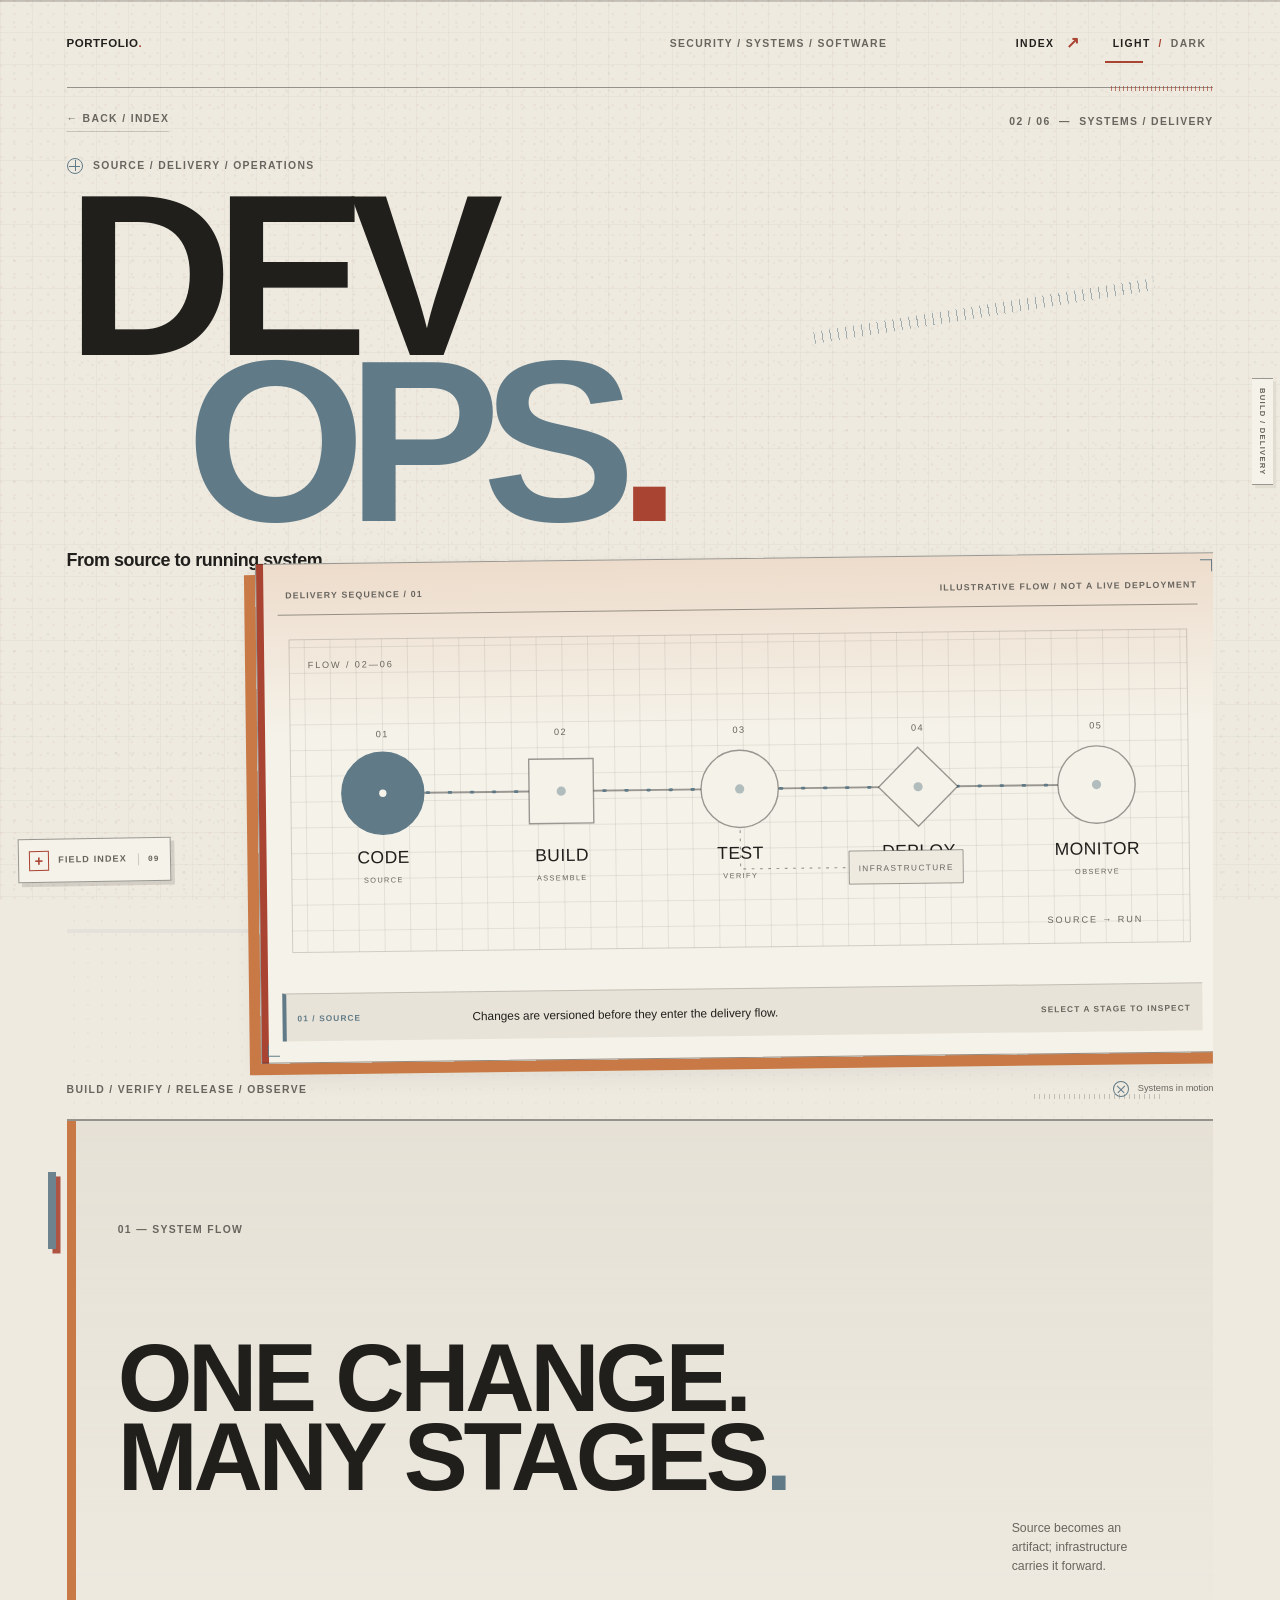
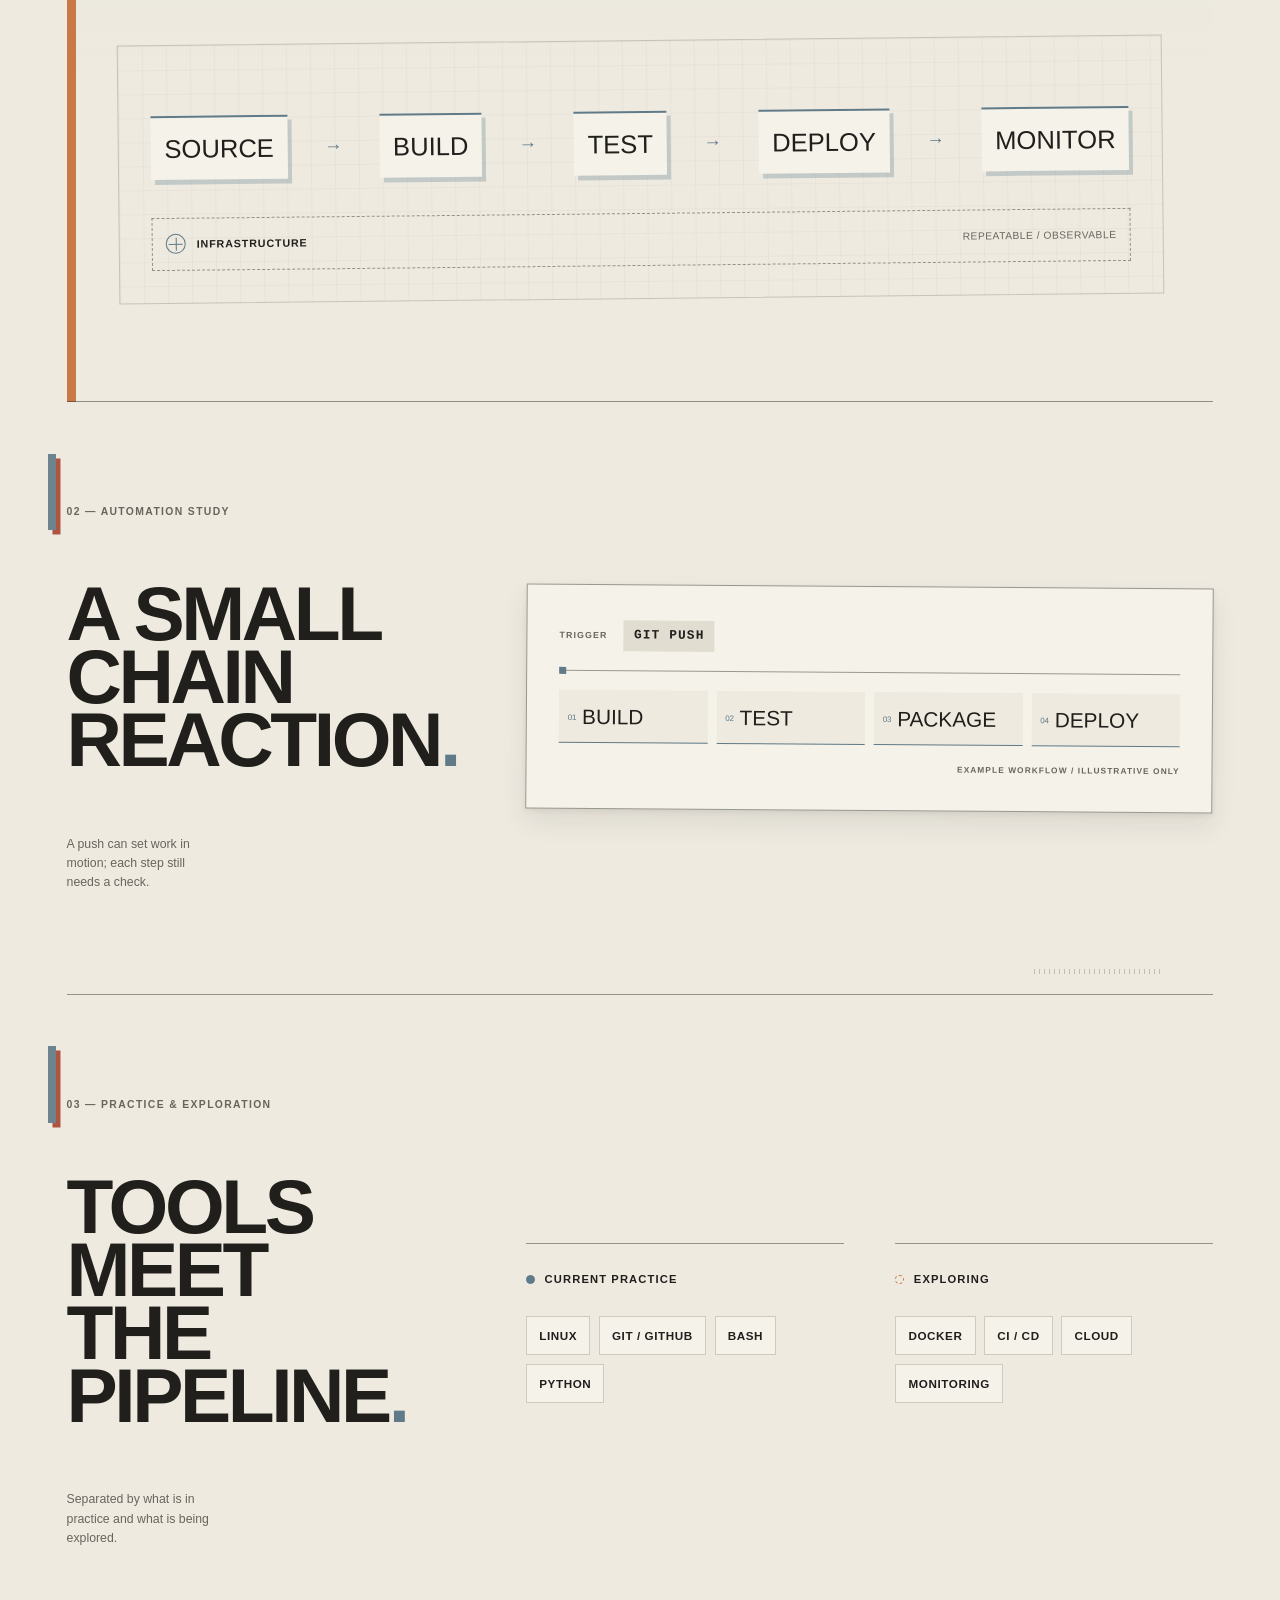
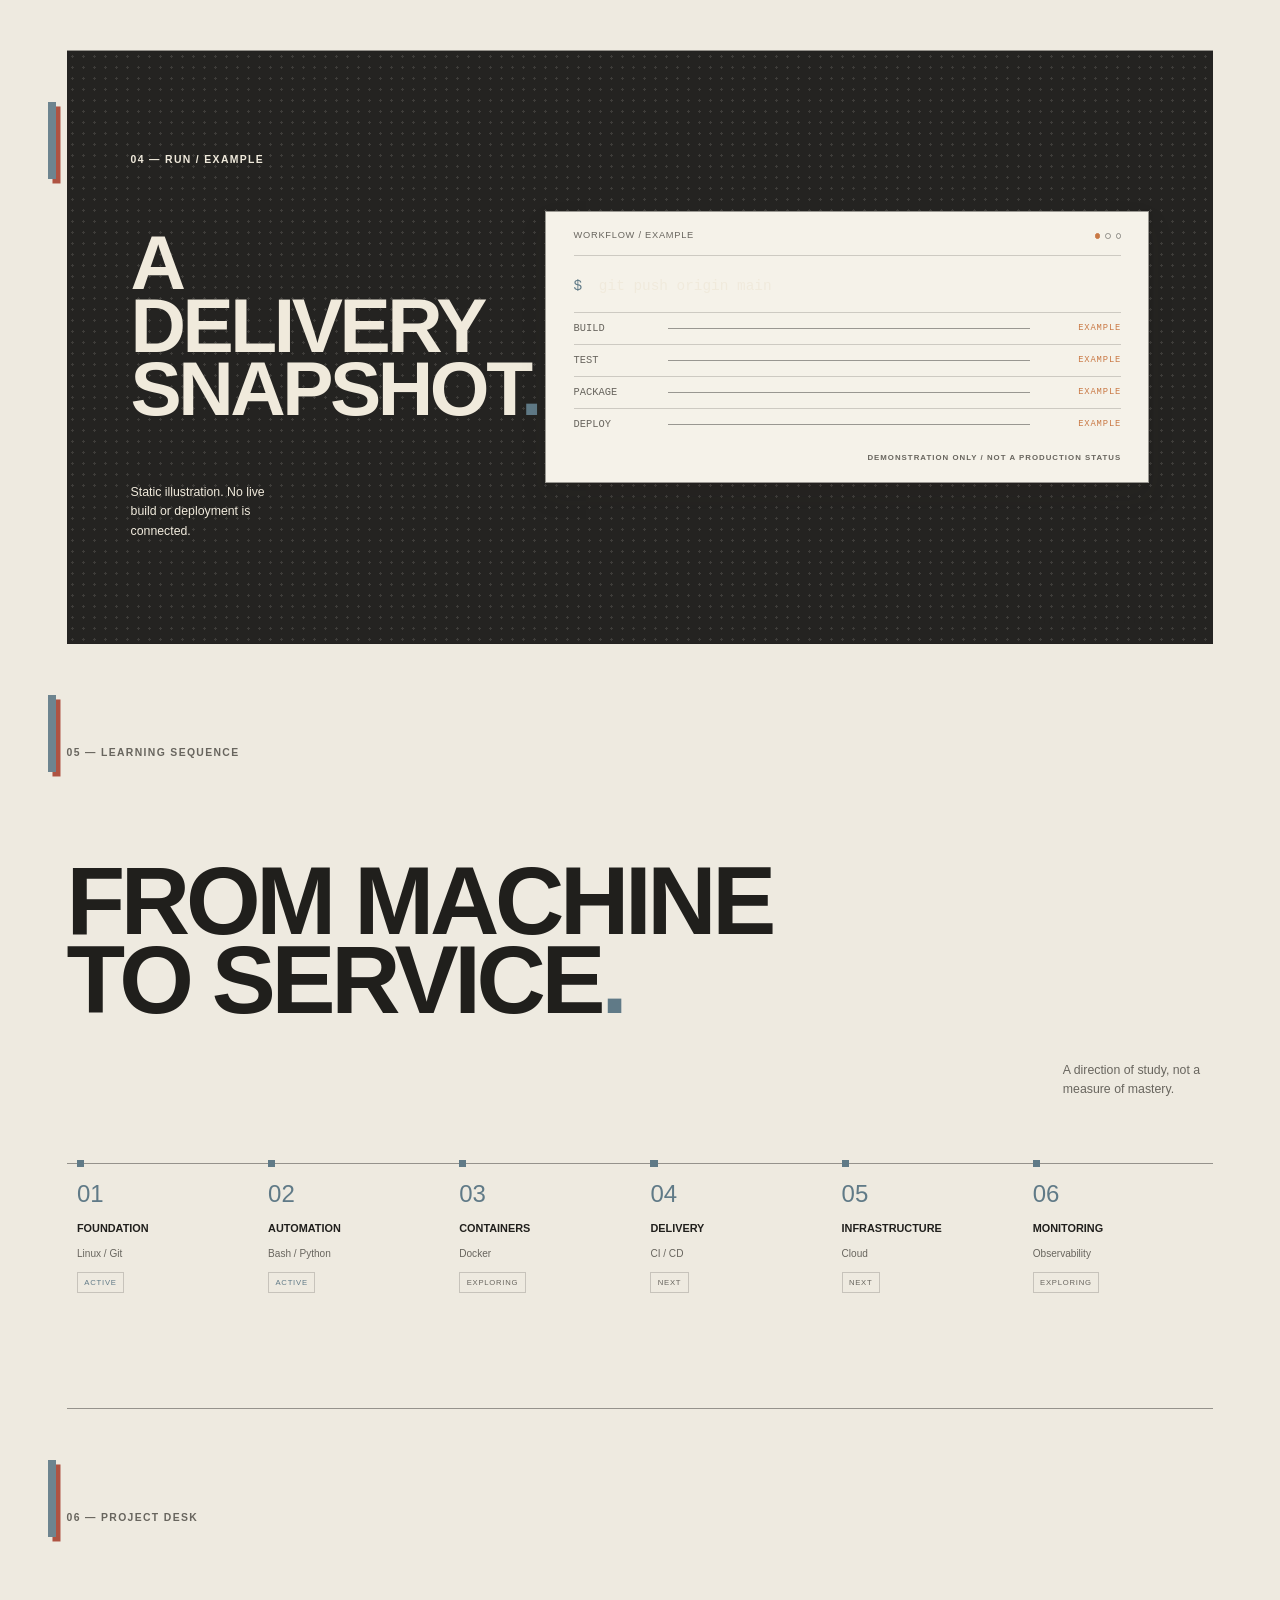
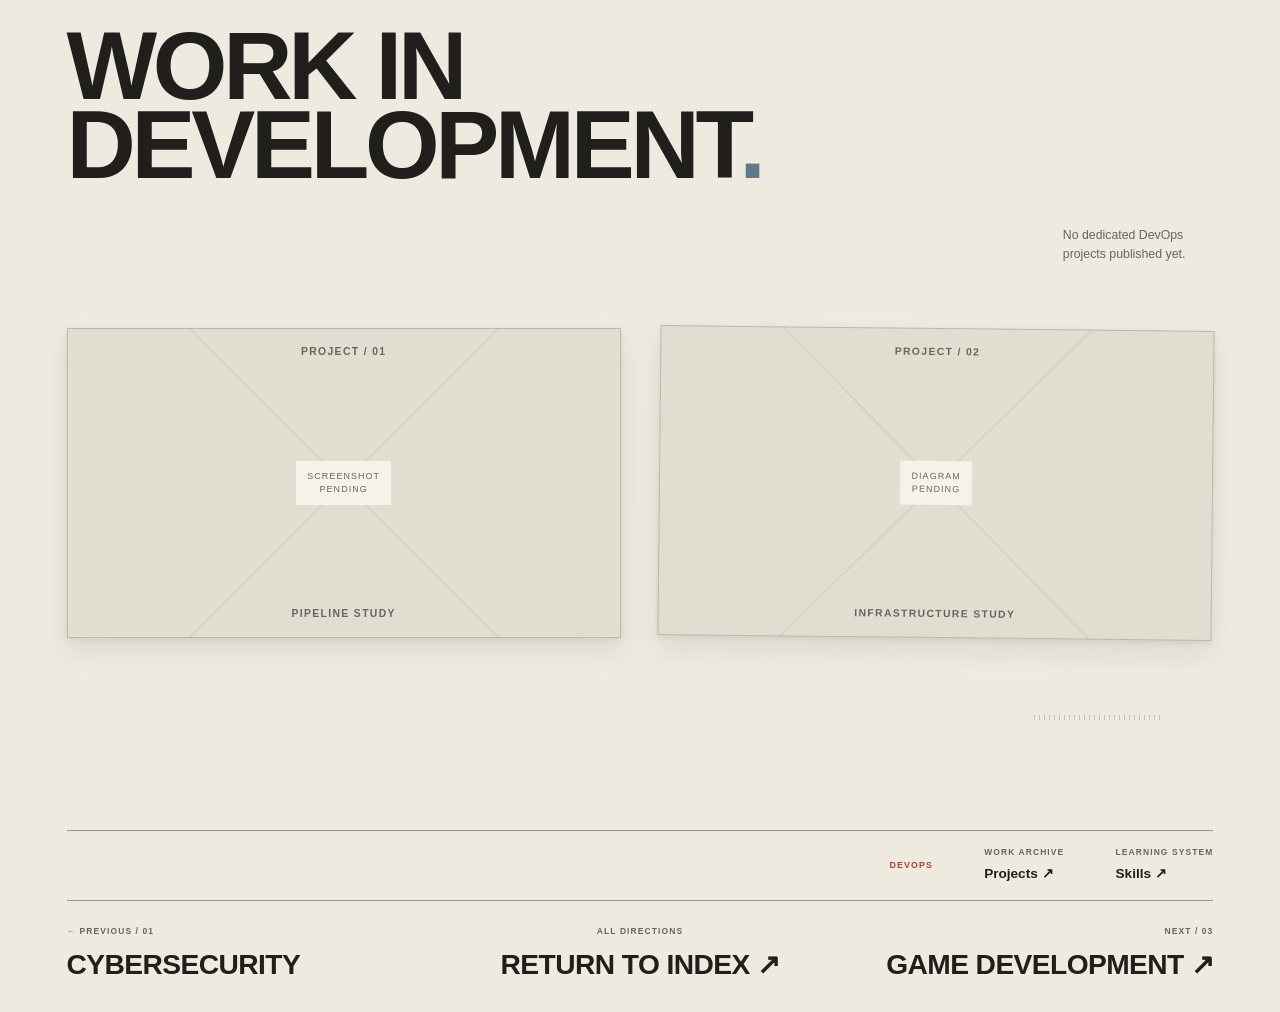
<file: devops/index.html>
<!doctype html>
<html lang="en">
  <head>
    <meta charset="utf-8">
    <meta name="viewport" content="width=device-width, initial-scale=1">
    <meta name="theme-color" content="#eeeae0">
    <meta name="description" content="DevOps practice, infrastructure and delivery by Kiruthik.">
    <title>DevOps — Kiruthik</title>
    <meta property="og:type" content="website">
    <meta property="og:site_name" content="Kiruthik">
    <meta property="og:title" content="DevOps — Kiruthik">
    <meta property="og:description" content="DevOps practice, infrastructure and delivery by Kiruthik.">
    <meta name="twitter:card" content="summary">
    <meta name="twitter:title" content="DevOps — Kiruthik">
    <meta name="twitter:description" content="DevOps practice, infrastructure and delivery by Kiruthik.">
    <link rel="icon" type="image/svg+xml" href="../favicon.svg">
    <script src="../theme.js" defer></script>
    <script src="../site-interactions.js" defer></script>
    <script src="devops.js" defer></script>
    <link rel="stylesheet" href="../styles.css">
  </head>
  <body class="grid-paper">
    <a class="skip-link" href="#main-content">Skip to content</a>
    <div class="page-shell devops-page">
      <header class="site-header">
        <a class="wordmark" href="../index.html" aria-label="Portfolio, beginning">PORTFOLIO<span class="wordmark-mark" aria-hidden="true">.</span></a>
        <span class="header-edition editorial-label">Security / Systems / Software</span>
        <a class="menu-link editorial-label" href="../index.html#directions">Index <span class="arrow" aria-hidden="true">↗</span></a>
        <button class="theme-toggle editorial-label" type="button" aria-label="Switch to dark mode" aria-pressed="false">
          <span class="theme-toggle-option theme-toggle-option--light">Light</span><span class="theme-toggle-divider" aria-hidden="true">/</span><span class="theme-toggle-option theme-toggle-option--dark">Dark</span><span class="theme-toggle-indicator" aria-hidden="true"></span>
        </button>
      </header>

      <main id="main-content" tabindex="-1">
        <section class="devops-hero" aria-labelledby="devops-title">
          <div class="devops-hero-top">
            <a class="devops-back editorial-label" href="../index.html#directions">← Back / index</a>
            <span class="editorial-label">02 / 06 &nbsp;—&nbsp; Systems / delivery</span>
          </div>
          <div class="devops-hero-copy">
            <p class="devops-kicker editorial-label"><span class="graphic-mark graphic-mark--small" aria-hidden="true"></span> Source / delivery / operations</p>
            <h1 class="devops-title" id="devops-title"><span>DEV</span><span>OPS<span>.</span></span></h1>
            <p class="devops-deck">From source to running system.</p>
          </div>

          <figure class="pipeline-plate paper-card" aria-labelledby="pipeline-caption">
            <figcaption class="pipeline-caption editorial-label" id="pipeline-caption">
              <span>Delivery sequence / 01</span><span>Illustrative flow / not a live deployment</span>
            </figcaption>
            <div class="pipeline-desktop">
              <svg class="pipeline-diagram" viewBox="0 0 1000 390" role="img" aria-labelledby="pipeline-title pipeline-description">
                <title id="pipeline-title">A five-stage deployment pipeline</title>
                <desc id="pipeline-description">Select each stage to inspect a short description of source, build, test, deploy and monitor.</desc>
                <defs>
                  <pattern id="pipeline-grid" width="28" height="28" patternUnits="userSpaceOnUse">
                    <path d="M28 0H0V28" fill="none" stroke="var(--line)" stroke-width="1"/>
                  </pattern>
                </defs>
                <rect class="pipeline-grid-field" x="12" y="20" width="976" height="340"/>
                <path class="pipeline-route" d="M112 188H888"/>
                <path class="pipeline-route pipeline-route--moving" d="M112 188H888"/>
                <path class="pipeline-branch" d="M500 188V275H680"/>
                <text class="pipeline-svg-meta" x="32" y="51">FLOW / 02—06</text>
                <text class="pipeline-svg-meta" x="833" y="338">SOURCE → RUN</text>
                <g class="pipeline-svg-step is-active" role="button" tabindex="0" aria-pressed="true" aria-label="Code stage: versioned source" data-pipeline-step="code" transform="translate(112 188)">
                  <circle class="step-ring" r="42"/><circle class="step-core" r="5"/><text class="step-index" x="0" y="-61">01</text><text class="step-name" x="0" y="76">CODE</text><text class="step-hint" x="0" y="97">SOURCE</text>
                </g>
                <g class="pipeline-svg-step" role="button" tabindex="0" aria-pressed="false" aria-label="Build stage: assemble from a recipe" data-pipeline-step="build" transform="translate(306 188)">
                  <rect class="step-ring" x="-35" y="-35" width="70" height="70"/><circle class="step-core" r="5"/><text class="step-index" x="0" y="-61">02</text><text class="step-name" x="0" y="76">BUILD</text><text class="step-hint" x="0" y="97">ASSEMBLE</text>
                </g>
                <g class="pipeline-svg-step" role="button" tabindex="0" aria-pressed="false" aria-label="Test stage: check the build" data-pipeline-step="test" transform="translate(500 188)">
                  <circle class="step-ring" r="42"/><circle class="step-core" r="5"/><text class="step-index" x="0" y="-61">03</text><text class="step-name" x="0" y="76">TEST</text><text class="step-hint" x="0" y="97">VERIFY</text>
                </g>
                <g class="pipeline-svg-step" role="button" tabindex="0" aria-pressed="false" aria-label="Deploy stage: release an artifact" data-pipeline-step="deploy" transform="translate(694 188)">
                  <path class="step-ring" d="M0-43L43 0 0 43-43 0Z"/><circle class="step-core" r="5"/><text class="step-index" x="0" y="-61">04</text><text class="step-name" x="0" y="76">DEPLOY</text><text class="step-hint" x="0" y="97">RELEASE</text>
                </g>
                <g class="pipeline-svg-step" role="button" tabindex="0" aria-pressed="false" aria-label="Monitor stage: observe the running system" data-pipeline-step="monitor" transform="translate(888 188)">
                  <circle class="step-ring" r="42"/><circle class="step-core" r="5"/><text class="step-index" x="0" y="-61">05</text><text class="step-name" x="0" y="76">MONITOR</text><text class="step-hint" x="0" y="97">OBSERVE</text>
                </g>
                <g class="pipeline-svg-note" aria-hidden="true" transform="translate(680 275)">
                  <rect x="-62" y="-18" width="124" height="36"/>
                  <text x="0" y="4">INFRASTRUCTURE</text>
                </g>
              </svg>
            </div>

            <div class="pipeline-mobile" aria-label="Interactive deployment stages">
              <button class="pipeline-mobile-step is-active" type="button" aria-pressed="true" data-pipeline-step="code"><span>01</span><b>Code</b><i>Source</i></button>
              <button class="pipeline-mobile-step" type="button" aria-pressed="false" data-pipeline-step="build"><span>02</span><b>Build</b><i>Assemble</i></button>
              <button class="pipeline-mobile-step" type="button" aria-pressed="false" data-pipeline-step="test"><span>03</span><b>Test</b><i>Verify</i></button>
              <button class="pipeline-mobile-step" type="button" aria-pressed="false" data-pipeline-step="deploy"><span>04</span><b>Deploy</b><i>Release</i></button>
              <button class="pipeline-mobile-step" type="button" aria-pressed="false" data-pipeline-step="monitor"><span>05</span><b>Monitor</b><i>Observe</i></button>
            </div>

            <div class="pipeline-detail" aria-live="polite">
              <span class="pipeline-detail-index editorial-label" data-pipeline-index>01 / SOURCE</span>
              <p class="pipeline-detail-copy" data-pipeline-copy>Changes are versioned before they enter the delivery flow.</p>
              <span class="pipeline-detail-note editorial-label">Select a stage to inspect</span>
            </div>
            <span class="pipeline-corner pipeline-corner--top" aria-hidden="true"></span>
            <span class="pipeline-corner pipeline-corner--bottom" aria-hidden="true"></span>
          </figure>

          <div class="devops-hero-foot">
            <span class="editorial-label">Build / verify / release / observe</span>
            <span class="devops-foot-mark"><span class="graphic-mark graphic-mark--small" aria-hidden="true"></span> Systems in motion</span>
          </div>
        </section>

        <section class="devops-section flow-section" aria-labelledby="flow-title">
          <div class="devops-section-heading">
            <p class="editorial-label">01 — System flow</p>
            <h2 id="flow-title">One change.<br>Many stages<span>.</span></h2>
            <p>Source becomes an artifact; infrastructure carries it forward.</p>
          </div>
          <div class="system-flow" aria-label="Source flows through build and test to deployment, infrastructure and monitoring">
            <div class="flow-primary">
              <span>Source</span><i aria-hidden="true">→</i><span>Build</span><i aria-hidden="true">→</i><span>Test</span><i aria-hidden="true">→</i><span>Deploy</span><i aria-hidden="true">→</i><span>Monitor</span>
            </div>
            <div class="flow-infrastructure"><span class="graphic-mark graphic-mark--small" aria-hidden="true"></span><b>Infrastructure</b><span>repeatable / observable</span></div>
          </div>
        </section>

        <section class="devops-section automation-section" aria-labelledby="automation-title">
          <div class="devops-section-heading">
            <p class="editorial-label">02 — Automation study</p>
            <h2 id="automation-title">A small<br>chain reaction<span>.</span></h2>
            <p>A push can set work in motion; each step still needs a check.</p>
          </div>
          <div class="automation-plate">
            <div class="automation-trigger editorial-label"><span>Trigger</span><code>git push</code></div>
            <div class="automation-link" aria-hidden="true"></div>
            <div class="automation-stages">
              <span><i>01</i>Build</span><span><i>02</i>Test</span><span><i>03</i>Package</span><span><i>04</i>Deploy</span>
            </div>
            <p class="automation-note editorial-label">Example workflow / illustrative only</p>
          </div>
        </section>

        <section class="devops-section practice-section" aria-labelledby="devops-practice-title">
          <div class="devops-section-heading">
            <p class="editorial-label">03 — Practice &amp; exploration</p>
            <h2 id="devops-practice-title">Tools meet<br>the pipeline<span>.</span></h2>
            <p>Separated by what is in practice and what is being explored.</p>
          </div>
          <div class="devops-practice-columns">
            <div class="practice-group">
              <div class="practice-group-heading"><span class="practice-status practice-status--current"></span><h3>Current practice</h3></div>
              <div class="devops-tech-list"><span>Linux</span><span>Git / GitHub</span><span>Bash</span><span>Python</span></div>
            </div>
            <div class="practice-group practice-group--explore">
              <div class="practice-group-heading"><span class="practice-status practice-status--next"></span><h3>Exploring</h3></div>
              <div class="devops-tech-list"><span>Docker</span><span>CI / CD</span><span>Cloud</span><span>Monitoring</span></div>
            </div>
          </div>
        </section>

        <section class="devops-section terminal-section" aria-labelledby="terminal-title">
          <div class="devops-section-heading">
            <p class="editorial-label">04 — Run / example</p>
            <h2 id="terminal-title">A delivery<br>snapshot<span>.</span></h2>
            <p>Static illustration. No live build or deployment is connected.</p>
          </div>
          <div class="delivery-terminal" aria-label="Illustrative terminal output, not a live pipeline">
            <div class="terminal-top"><span>Workflow / example</span><span class="terminal-lights" aria-hidden="true"><i></i><i></i><i></i></span></div>
            <p class="terminal-command"><span>$</span> git push origin main</p>
            <div class="terminal-row"><span>BUILD</span><i></i><b>EXAMPLE</b></div>
            <div class="terminal-row"><span>TEST</span><i></i><b>EXAMPLE</b></div>
            <div class="terminal-row"><span>PACKAGE</span><i></i><b>EXAMPLE</b></div>
            <div class="terminal-row"><span>DEPLOY</span><i></i><b>EXAMPLE</b></div>
            <p class="terminal-disclaimer editorial-label">Demonstration only / not a production status</p>
          </div>
        </section>

        <section class="devops-section progression-section" aria-labelledby="devops-progression-title">
          <div class="devops-section-heading">
            <p class="editorial-label">05 — Learning sequence</p>
            <h2 id="devops-progression-title">From machine<br>to service<span>.</span></h2>
            <p>A direction of study, not a measure of mastery.</p>
          </div>
          <ol class="devops-progression">
            <li><span>01</span><b>Foundation</b><small>Linux / Git</small><i>Active</i></li>
            <li><span>02</span><b>Automation</b><small>Bash / Python</small><i>Active</i></li>
            <li><span>03</span><b>Containers</b><small>Docker</small><i>Exploring</i></li>
            <li><span>04</span><b>Delivery</b><small>CI / CD</small><i>Next</i></li>
            <li><span>05</span><b>Infrastructure</b><small>Cloud</small><i>Next</i></li>
            <li><span>06</span><b>Monitoring</b><small>Observability</small><i>Exploring</i></li>
          </ol>
        </section>

        <section class="devops-section devops-projects" aria-labelledby="devops-projects-title">
          <div class="devops-section-heading">
            <p class="editorial-label">06 — Project desk</p>
            <h2 id="devops-projects-title">Work in<br>development<span>.</span></h2>
            <p>No dedicated DevOps projects published yet.</p>
          </div>
          <div class="devops-project-placeholders">
            <div class="devops-project-placeholder" role="img" aria-label="Blank placeholder for a future DevOps project screenshot">
              <span class="editorial-label">Project / 01</span><span class="project-placeholder-label">SCREENSHOT<br>PENDING</span><span class="editorial-label">Pipeline study</span>
            </div>
            <div class="devops-project-placeholder" role="img" aria-label="Blank placeholder for a future infrastructure diagram">
              <span class="editorial-label">Project / 02</span><span class="project-placeholder-label">DIAGRAM<br>PENDING</span><span class="editorial-label">Infrastructure study</span>
            </div>
          </div>
        </section>
      </main>

      <footer class="devops-footer">
        <a href="../cybersecurity/"><span class="editorial-label">← Previous / 01</span><strong>Cybersecurity</strong></a>
        <a href="../index.html#directions"><span class="editorial-label">All directions</span><strong>Return to index ↗</strong></a>
        <a href="../game-development/"><span class="editorial-label">Next / 03</span><strong>Game development ↗</strong></a>
      </footer>
    </div>
  </body>
</html>
</file>
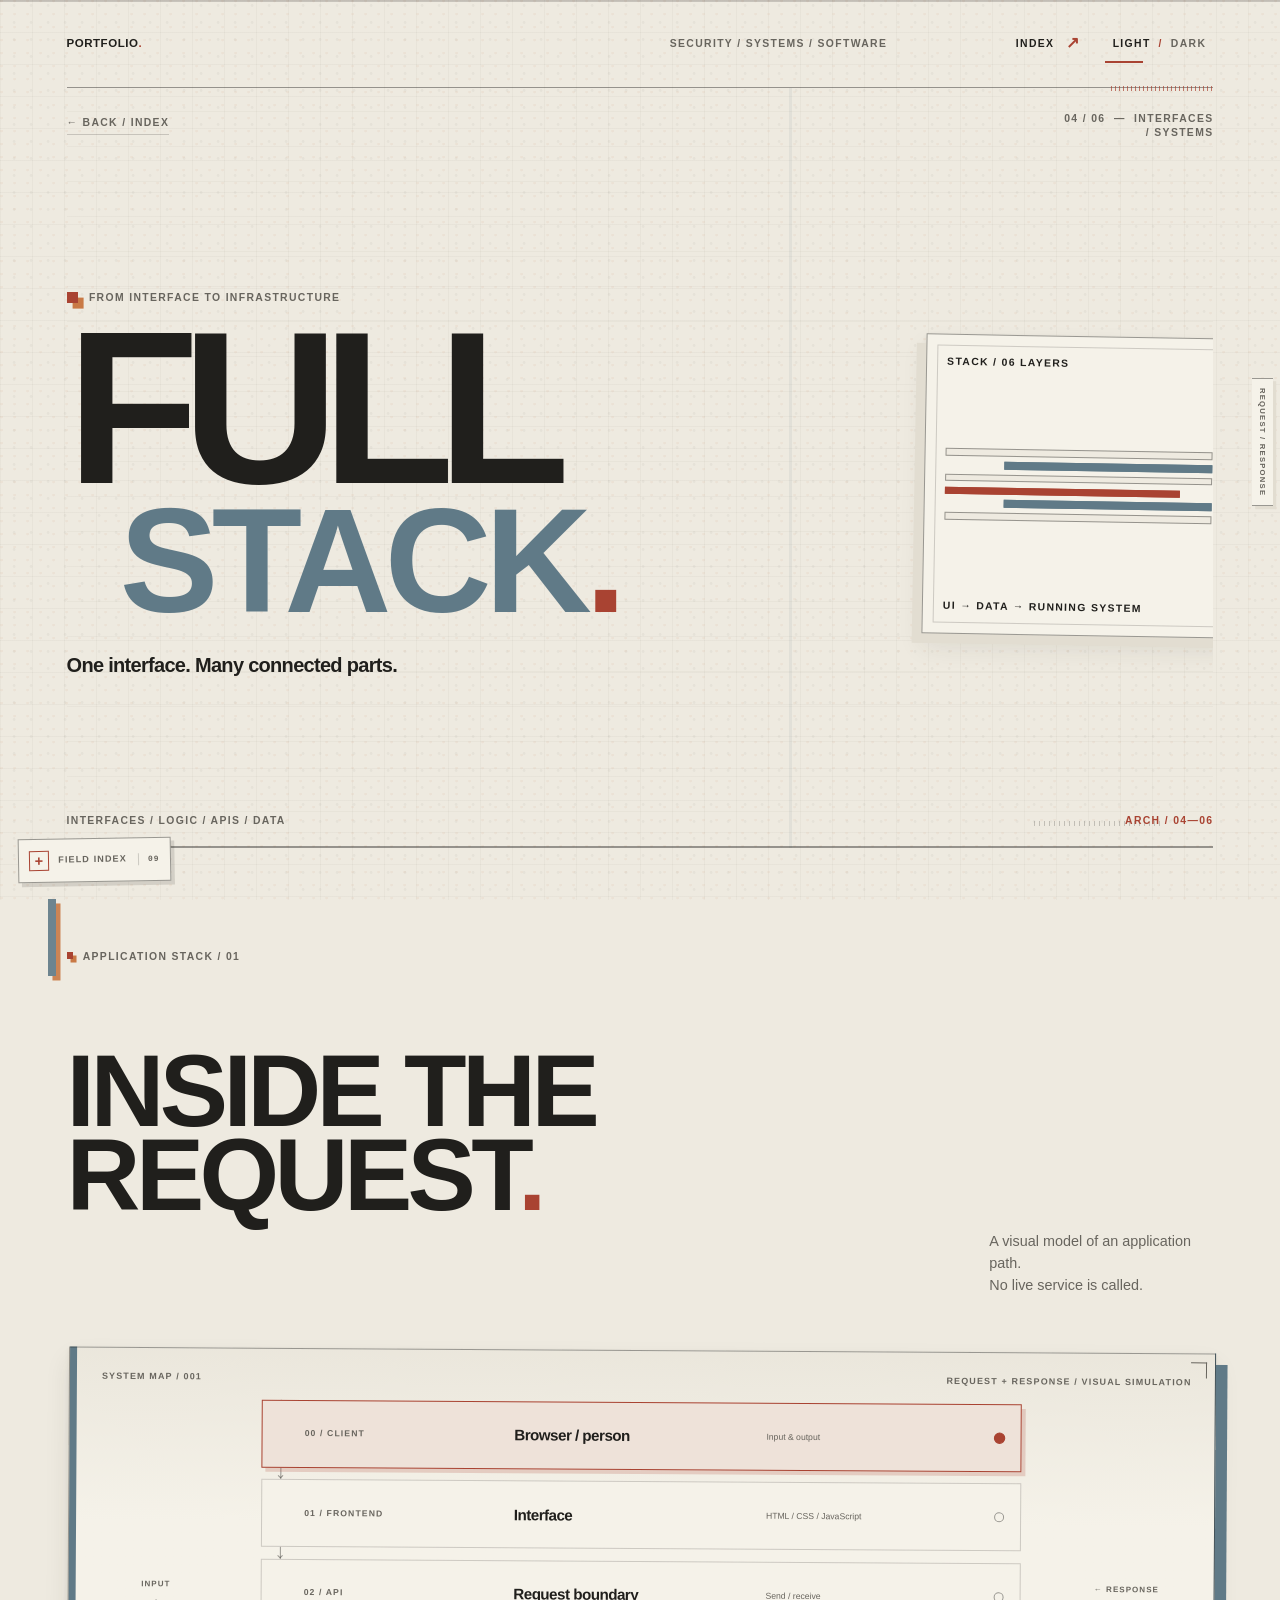
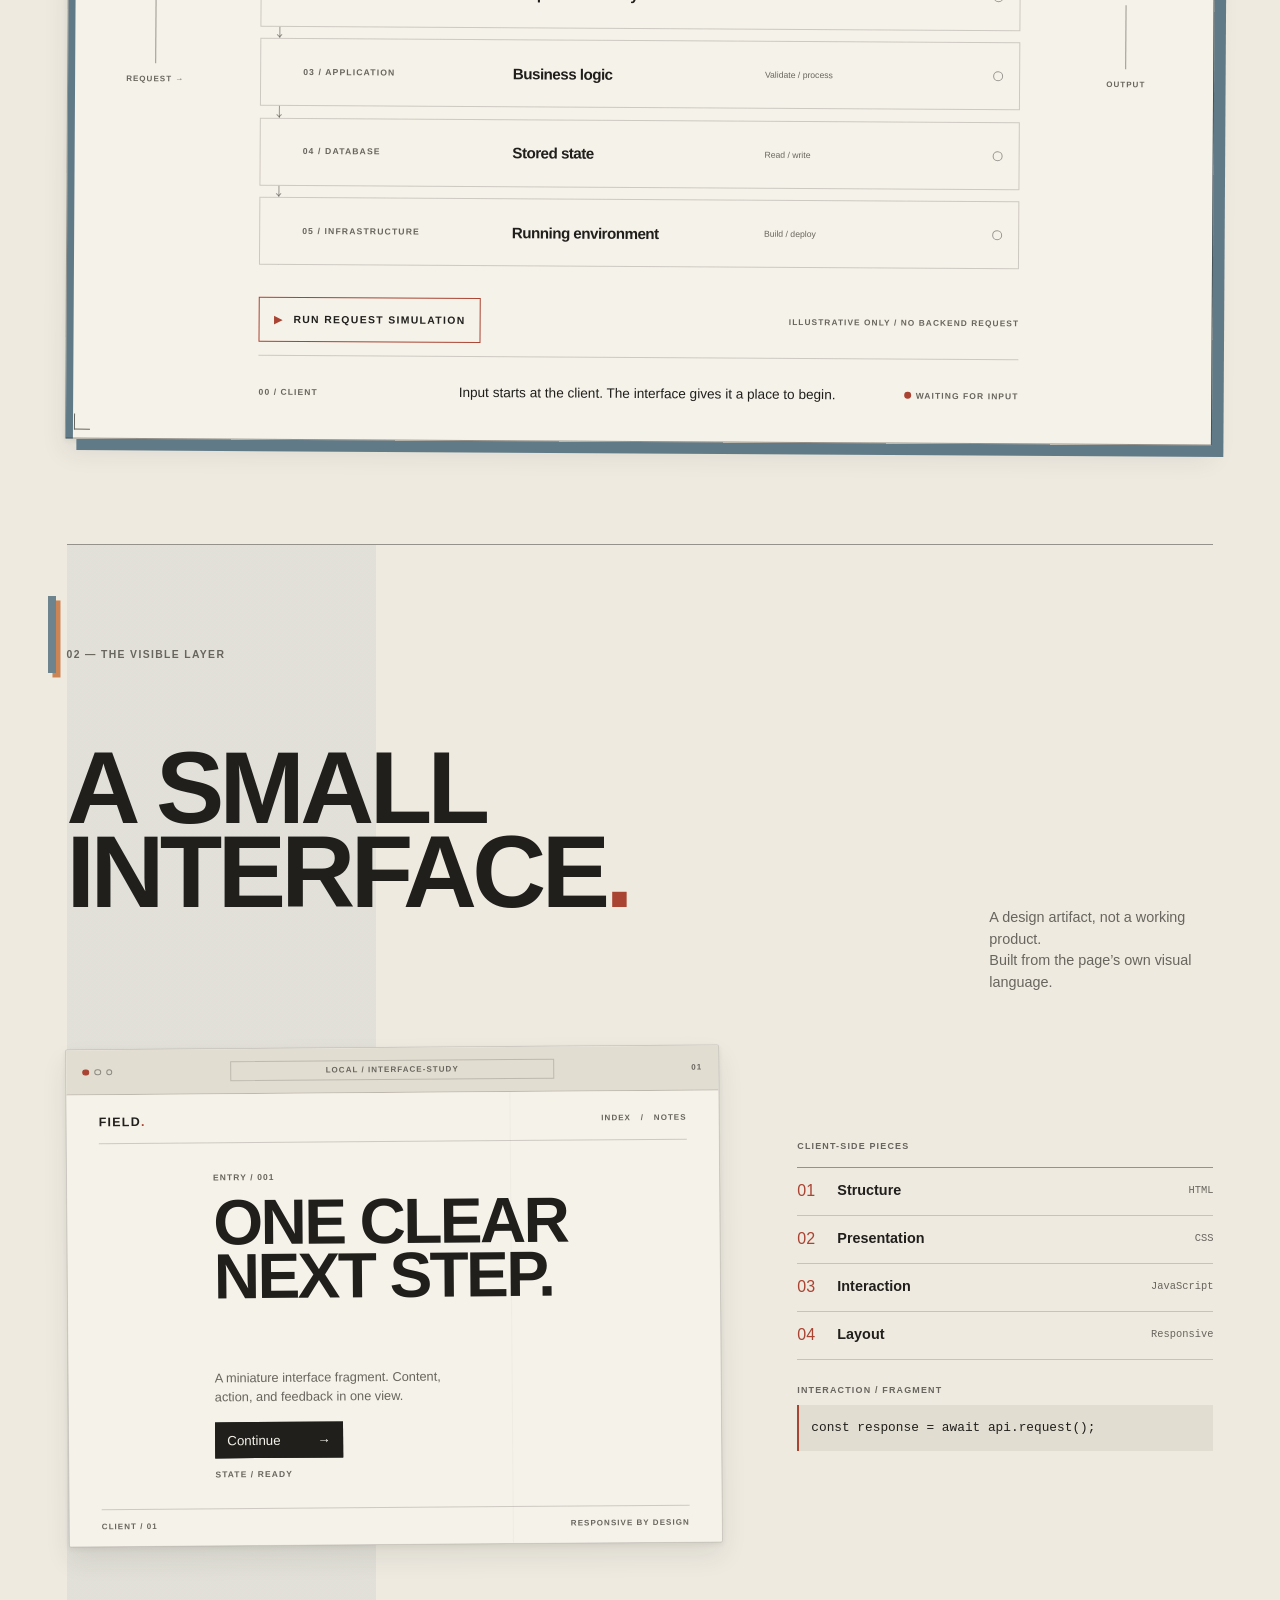
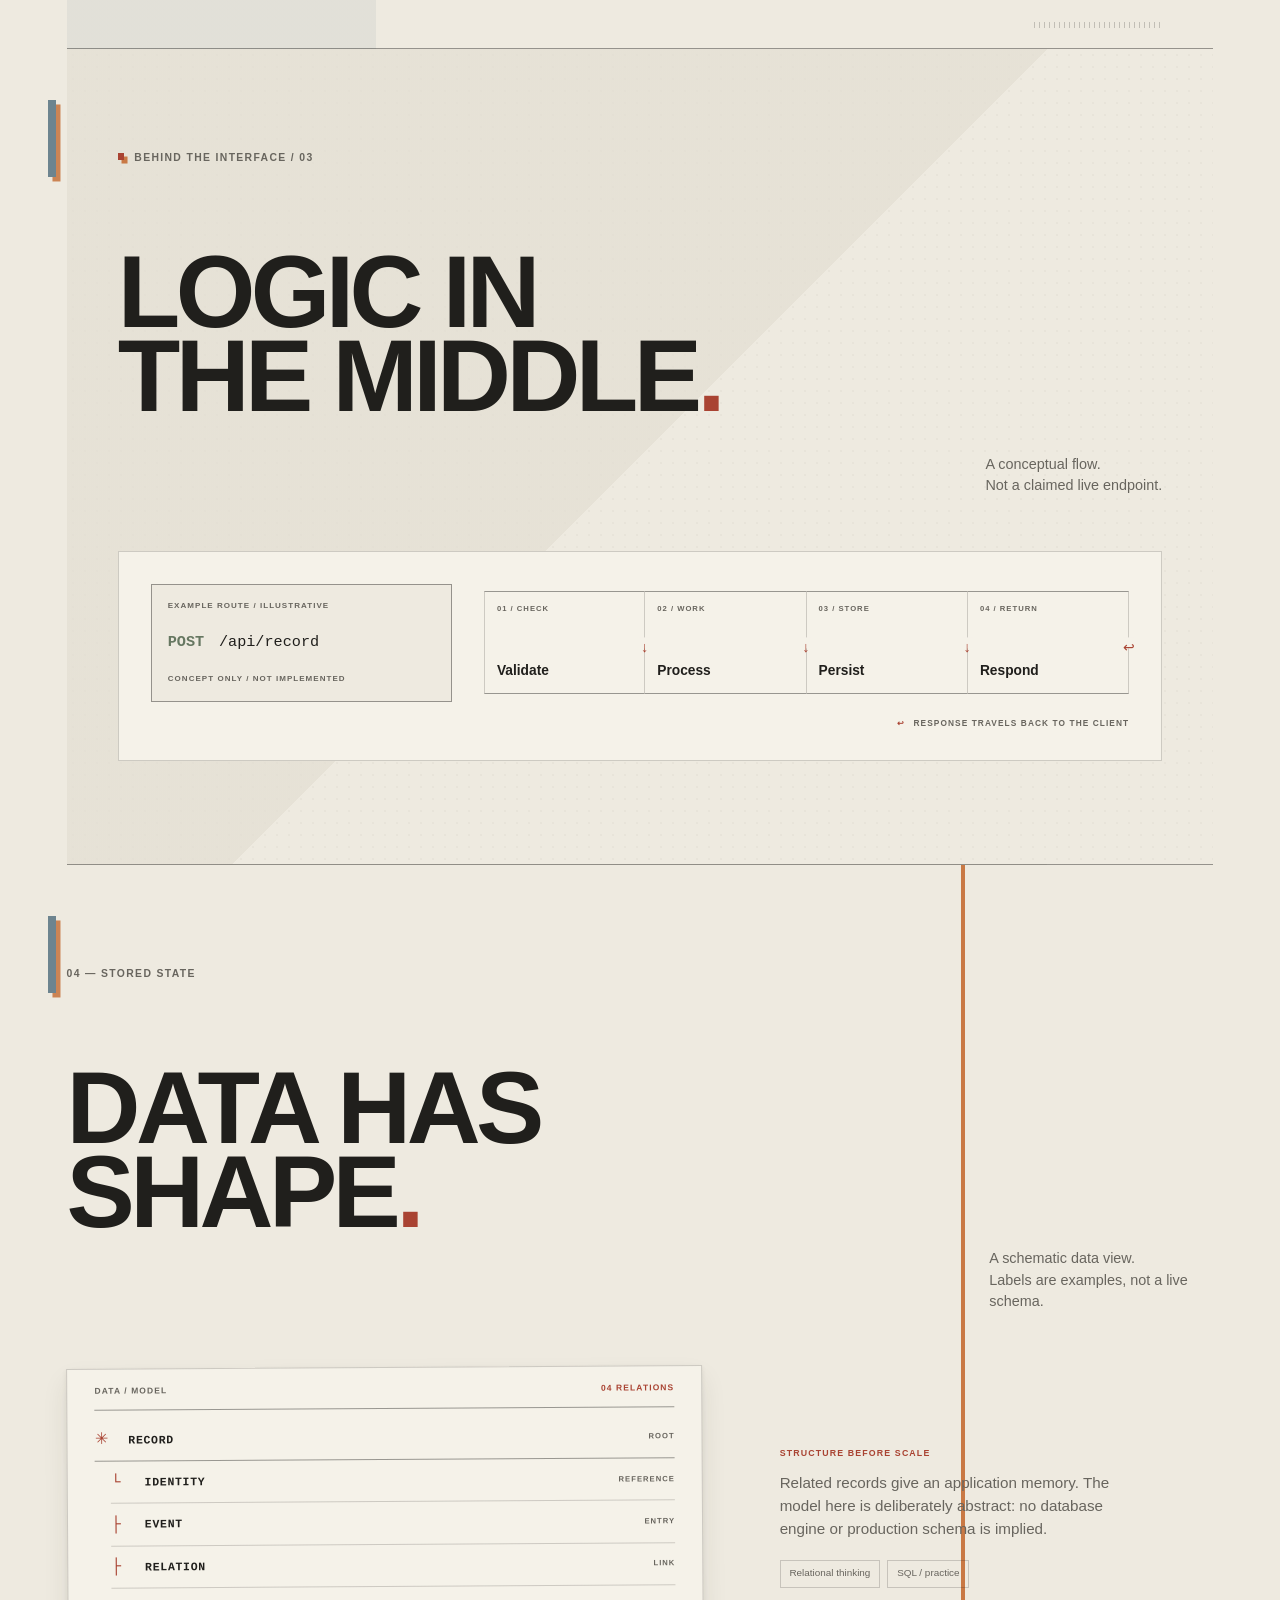
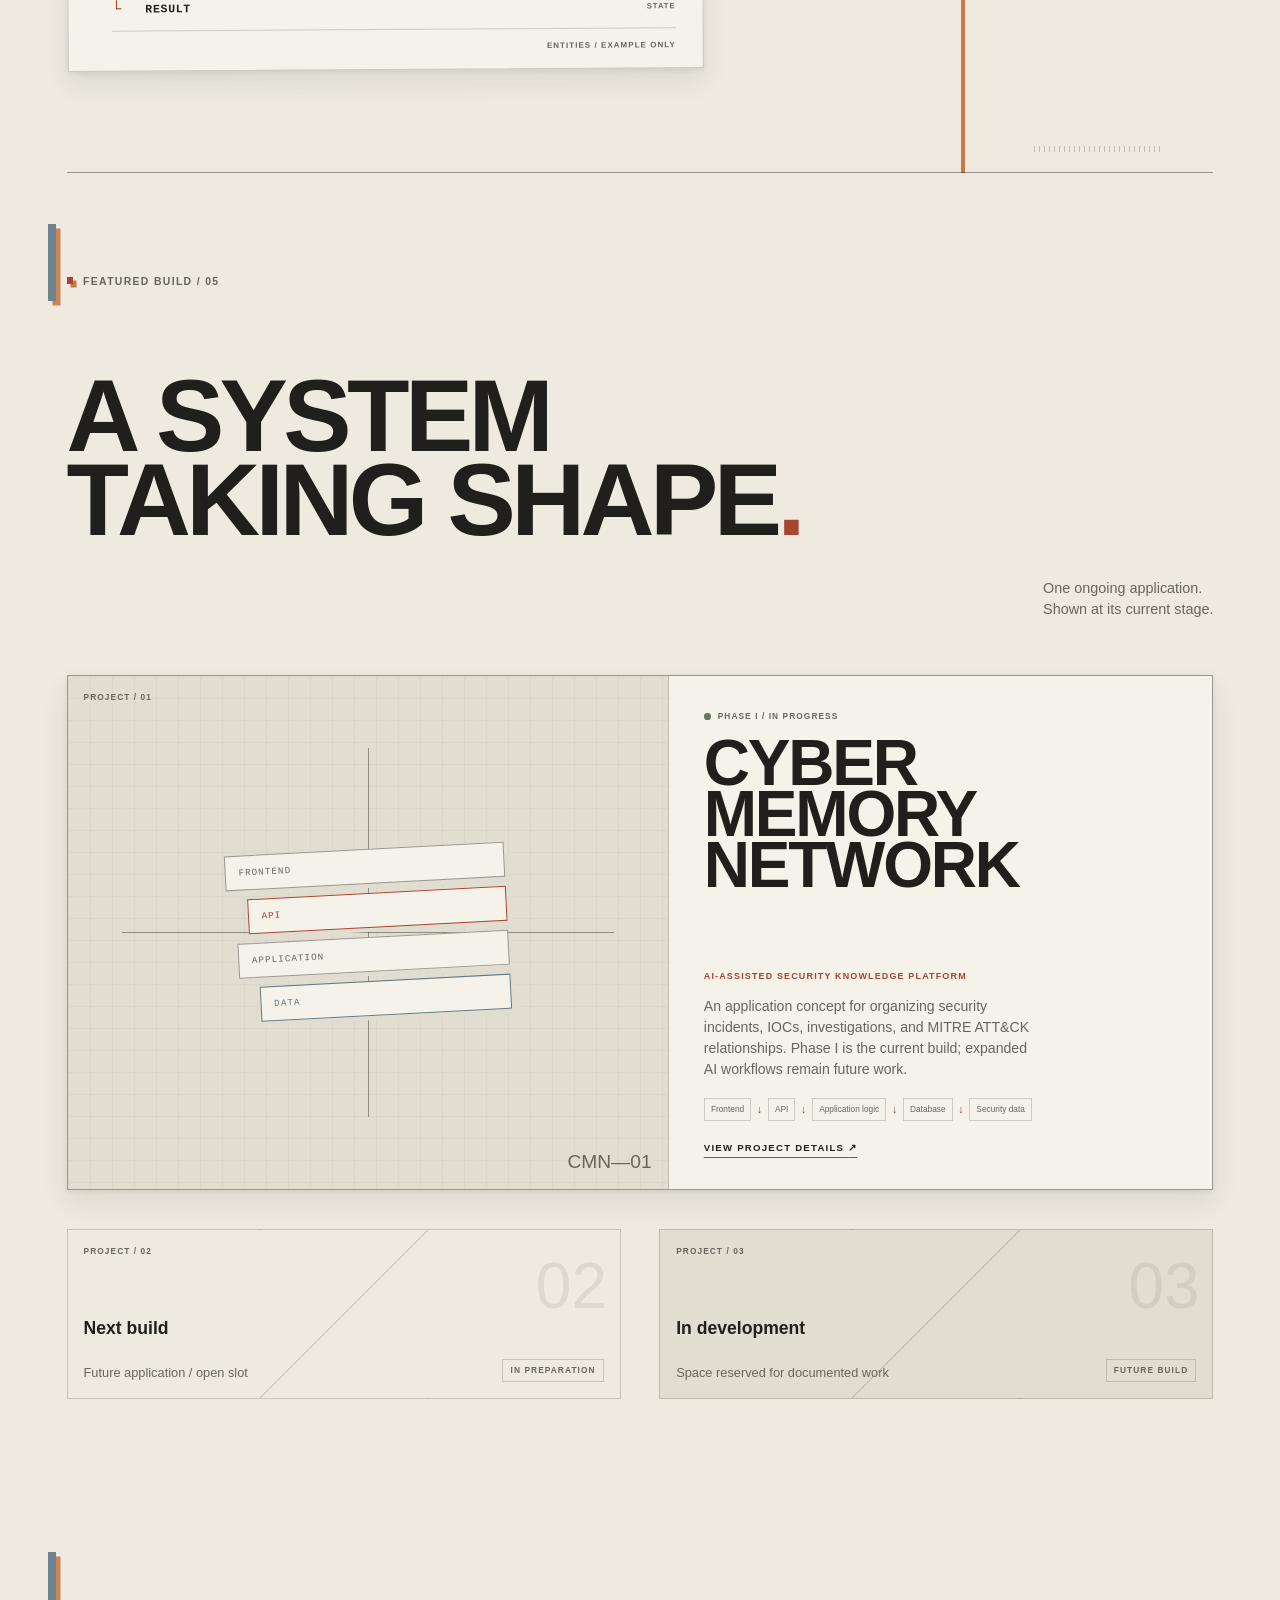
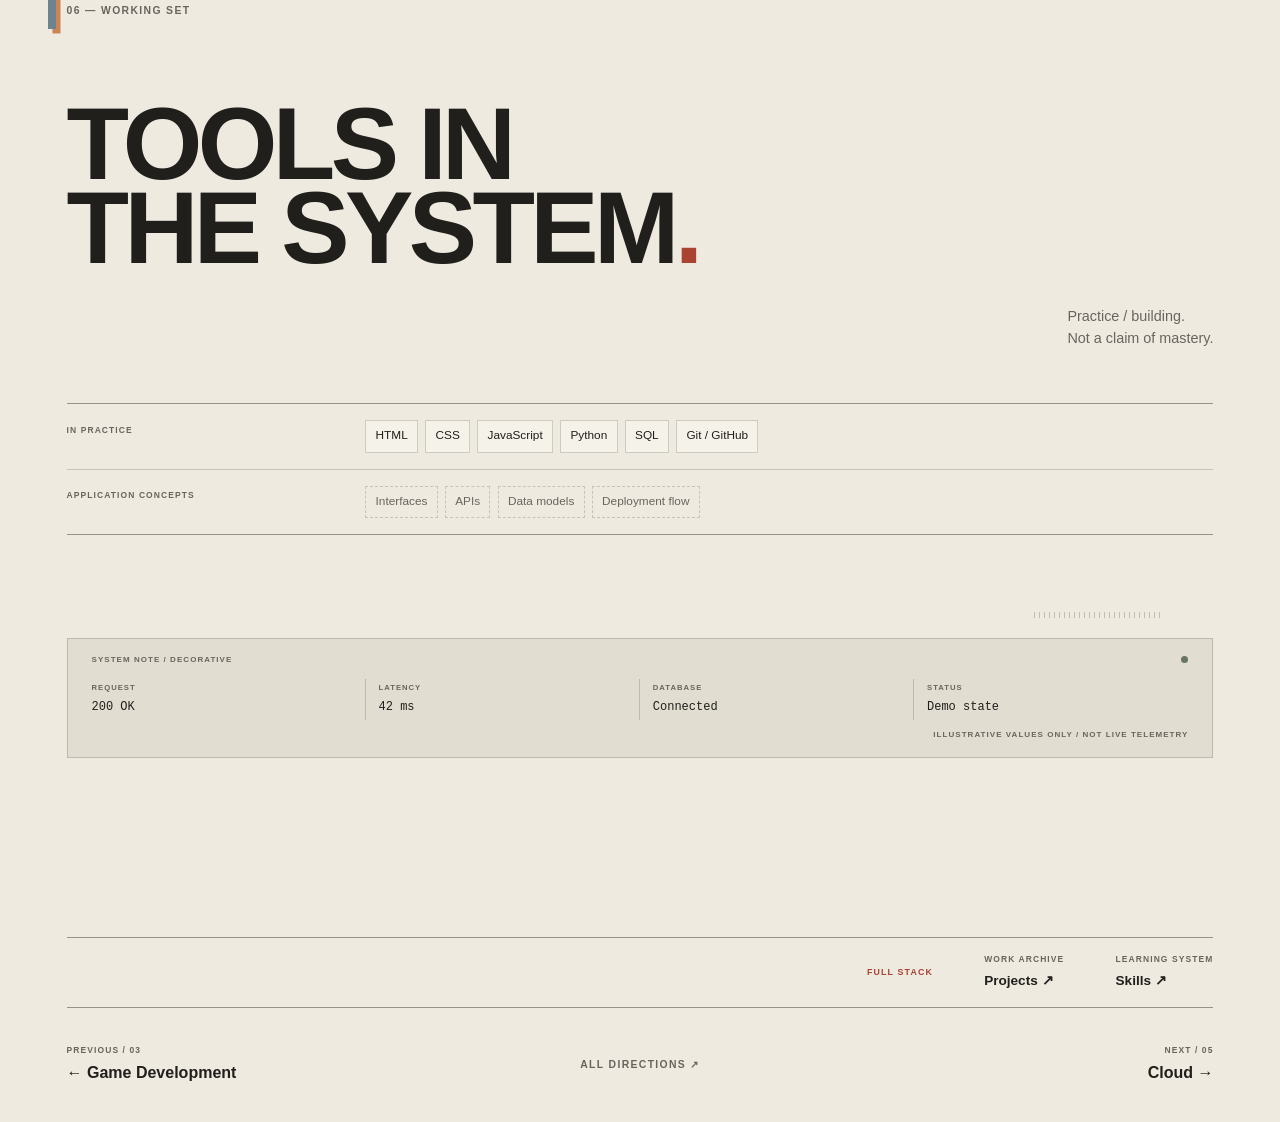
<file: full-stack/index.html>
<!doctype html>
<html lang="en">
  <head>
    <meta charset="utf-8">
    <meta name="viewport" content="width=device-width, initial-scale=1">
    <meta name="theme-color" content="#eeeae0">
    <meta name="description" content="Interfaces, application logic, APIs and data — full stack systems by Kiruthik.">
    <title>Full Stack — Kiruthik</title>
    <meta property="og:type" content="website">
    <meta property="og:site_name" content="Kiruthik">
    <meta property="og:title" content="Full Stack — Kiruthik">
    <meta property="og:description" content="Interfaces, application logic, APIs and data — full stack systems by Kiruthik.">
    <meta name="twitter:card" content="summary">
    <meta name="twitter:title" content="Full Stack — Kiruthik">
    <meta name="twitter:description" content="Interfaces, application logic, APIs and data — full stack systems by Kiruthik.">
    <link rel="icon" type="image/svg+xml" href="../favicon.svg">
    <script src="../theme.js" defer></script>
    <script src="../site-interactions.js" defer></script>
    <script src="full-stack.js" defer></script>
    <link rel="stylesheet" href="../styles.css">
  </head>
  <body class="grid-paper">
    <a class="skip-link" href="#main-content">Skip to content</a>
    <div class="page-shell fullstack-page">
      <header class="site-header">
        <a class="wordmark" href="../index.html" aria-label="Portfolio, beginning">PORTFOLIO<span class="wordmark-mark" aria-hidden="true">.</span></a>
        <span class="header-edition editorial-label">Security / Systems / Software</span>
        <a class="menu-link editorial-label" href="../index.html#directions">Index <span class="arrow" aria-hidden="true">↗</span></a>
        <button class="theme-toggle editorial-label" type="button" aria-label="Switch to dark mode" aria-pressed="false">
          <span class="theme-toggle-option theme-toggle-option--light">Light</span><span class="theme-toggle-divider" aria-hidden="true">/</span><span class="theme-toggle-option theme-toggle-option--dark">Dark</span><span class="theme-toggle-indicator" aria-hidden="true"></span>
        </button>
      </header>

      <main id="main-content" tabindex="-1">
        <section class="fullstack-hero" aria-labelledby="fullstack-title">
          <div class="fullstack-hero-meta">
            <a class="fullstack-back editorial-label" href="../index.html#directions">← Back / index</a>
            <span class="editorial-label">04 / 06 &nbsp;—&nbsp; Interfaces / systems</span>
          </div>
          <div class="fullstack-hero-layout">
            <div class="fullstack-hero-copy">
              <p class="fullstack-kicker editorial-label"><span class="fullstack-signal" aria-hidden="true"></span> From interface to infrastructure</p>
              <h1 class="fullstack-title" id="fullstack-title"><span>FULL</span><span>STACK<span class="fullstack-period">.</span></span></h1>
              <p class="fullstack-deck">One interface. Many connected parts.</p>
            </div>
            <aside class="fullstack-hero-note paper-card" aria-label="System layers">
              <span class="editorial-label">Stack / 06 layers</span>
              <span class="fullstack-hero-stack" aria-hidden="true"><i></i><i></i><i></i><i></i><i></i><i></i></span>
              <span class="editorial-label">UI → data → running system</span>
            </aside>
          </div>
          <div class="fullstack-hero-foot editorial-label">
            <span>Interfaces / logic / APIs / data</span>
            <span class="fullstack-hero-coordinate">ARCH / 04—06</span>
          </div>
        </section>

        <section class="fullstack-stack-section" aria-labelledby="stack-heading">
          <div class="fullstack-section-heading">
            <div>
              <p class="editorial-label"><span class="fullstack-signal fullstack-signal--small" aria-hidden="true"></span> Application stack / 01</p>
              <h2 id="stack-heading">Inside the<br>request<span>.</span></h2>
            </div>
            <p class="fullstack-section-aside">A visual model of an application path.<br>No live service is called.</p>
          </div>

          <figure class="fullstack-stack-plate paper-card" aria-labelledby="stack-caption">
            <figcaption class="fullstack-stack-caption editorial-label" id="stack-caption">
              <span>System map / 001</span><span>Request + response / visual simulation</span>
            </figcaption>
            <div class="fullstack-stack-layout">
              <div class="fullstack-side-note fullstack-side-note--request editorial-label" aria-hidden="true">
                <span>INPUT</span><i></i><span>REQUEST →</span>
              </div>
              <ol class="fullstack-stack" aria-label="Application layers. Select a layer to inspect it.">
                <li>
                  <button class="fullstack-layer is-active" type="button" aria-pressed="true" data-stack-layer="client">
                    <span class="fullstack-layer-index editorial-label">00 / CLIENT</span><span class="fullstack-layer-name">Browser / person</span><span class="fullstack-layer-detail">Input &amp; output</span><span class="fullstack-layer-port" aria-hidden="true"></span>
                  </button>
                </li>
                <li>
                  <button class="fullstack-layer" type="button" aria-pressed="false" data-stack-layer="frontend">
                    <span class="fullstack-layer-index editorial-label">01 / FRONTEND</span><span class="fullstack-layer-name">Interface</span><span class="fullstack-layer-detail">HTML / CSS / JavaScript</span><span class="fullstack-layer-port" aria-hidden="true"></span>
                  </button>
                </li>
                <li>
                  <button class="fullstack-layer" type="button" aria-pressed="false" data-stack-layer="api">
                    <span class="fullstack-layer-index editorial-label">02 / API</span><span class="fullstack-layer-name">Request boundary</span><span class="fullstack-layer-detail">Send / receive</span><span class="fullstack-layer-port" aria-hidden="true"></span>
                  </button>
                </li>
                <li>
                  <button class="fullstack-layer" type="button" aria-pressed="false" data-stack-layer="logic">
                    <span class="fullstack-layer-index editorial-label">03 / APPLICATION</span><span class="fullstack-layer-name">Business logic</span><span class="fullstack-layer-detail">Validate / process</span><span class="fullstack-layer-port" aria-hidden="true"></span>
                  </button>
                </li>
                <li>
                  <button class="fullstack-layer" type="button" aria-pressed="false" data-stack-layer="database">
                    <span class="fullstack-layer-index editorial-label">04 / DATABASE</span><span class="fullstack-layer-name">Stored state</span><span class="fullstack-layer-detail">Read / write</span><span class="fullstack-layer-port" aria-hidden="true"></span>
                  </button>
                </li>
                <li>
                  <button class="fullstack-layer" type="button" aria-pressed="false" data-stack-layer="infrastructure">
                    <span class="fullstack-layer-index editorial-label">05 / INFRASTRUCTURE</span><span class="fullstack-layer-name">Running environment</span><span class="fullstack-layer-detail">Build / deploy</span><span class="fullstack-layer-port" aria-hidden="true"></span>
                  </button>
                </li>
              </ol>
              <div class="fullstack-side-note fullstack-side-note--response editorial-label" aria-hidden="true">
                <span>← RESPONSE</span><i></i><span>OUTPUT</span>
              </div>
            </div>
            <div class="fullstack-stack-controls">
              <button class="fullstack-run editorial-label" type="button" data-run-request>
                <span class="fullstack-run-icon" aria-hidden="true">▶</span><span data-run-label>Run request simulation</span>
              </button>
              <span class="fullstack-simulation-label editorial-label">Illustrative only / no backend request</span>
            </div>
            <div class="fullstack-stack-readout" aria-live="polite">
              <span class="fullstack-readout-index editorial-label" data-stack-index>00 / CLIENT</span>
              <p data-stack-copy>Input starts at the client. The interface gives it a place to begin.</p>
              <span class="fullstack-readout-state editorial-label"><i aria-hidden="true"></i><span data-stack-state>Waiting for input</span></span>
            </div>
            <span class="fullstack-plate-corner fullstack-plate-corner--top" aria-hidden="true"></span>
            <span class="fullstack-plate-corner fullstack-plate-corner--bottom" aria-hidden="true"></span>
          </figure>
        </section>

        <section class="fullstack-interface-section" aria-labelledby="interface-heading">
          <div class="fullstack-section-heading">
            <div>
              <p class="editorial-label">02 — The visible layer</p>
              <h2 id="interface-heading">A small<br>interface<span>.</span></h2>
            </div>
            <p class="fullstack-section-aside">A design artifact, not a working product.<br>Built from the page’s own visual language.</p>
          </div>
          <div class="fullstack-interface-layout">
            <div class="fullstack-browser paper-card" aria-label="Illustrative browser interface mockup">
              <div class="fullstack-browser-bar">
                <span class="fullstack-browser-dots" aria-hidden="true"><i></i><i></i><i></i></span>
                <span class="fullstack-browser-address editorial-label">local / interface-study</span>
                <span class="fullstack-browser-count editorial-label">01</span>
              </div>
              <div class="fullstack-app">
                <div class="fullstack-app-nav"><span class="fullstack-app-mark">FIELD<span>.</span></span><span class="editorial-label">Index &nbsp; / &nbsp; Notes</span></div>
                <div class="fullstack-app-body">
                  <p class="editorial-label">Entry / 001</p>
                  <h3>One clear<br>next step.</h3>
                  <p class="fullstack-app-copy">A miniature interface fragment. Content, action, and feedback in one view.</p>
                  <button class="fullstack-app-button" type="button" data-interface-action aria-describedby="interface-status">Continue <span aria-hidden="true">→</span></button>
                  <span class="fullstack-app-status editorial-label" id="interface-status" aria-live="polite">State / ready</span>
                </div>
                <div class="fullstack-app-footer editorial-label"><span>Client / 01</span><span>Responsive by design</span></div>
              </div>
            </div>
            <div class="fullstack-interface-notes">
              <p class="editorial-label">Client-side pieces</p>
              <ul>
                <li><span>01</span><b>Structure</b><small>HTML</small></li>
                <li><span>02</span><b>Presentation</b><small>CSS</small></li>
                <li><span>03</span><b>Interaction</b><small>JavaScript</small></li>
                <li><span>04</span><b>Layout</b><small>Responsive</small></li>
              </ul>
              <p class="fullstack-code-label editorial-label">Interaction / fragment</p>
              <pre class="fullstack-code"><code>const response = await api.request();</code></pre>
            </div>
          </div>
        </section>

        <section class="fullstack-backend-section" aria-labelledby="backend-heading">
          <div class="fullstack-section-heading">
            <div>
              <p class="editorial-label"><span class="fullstack-signal fullstack-signal--small" aria-hidden="true"></span> Behind the interface / 03</p>
              <h2 id="backend-heading">Logic in<br>the middle<span>.</span></h2>
            </div>
            <p class="fullstack-section-aside">A conceptual flow.<br>Not a claimed live endpoint.</p>
          </div>
          <div class="fullstack-backend">
            <div class="fullstack-endpoint">
              <span class="editorial-label">Example route / illustrative</span>
              <code><b>POST</b> /api/record</code>
              <span class="fullstack-endpoint-note editorial-label">Concept only / not implemented</span>
            </div>
            <ol class="fullstack-backend-steps">
              <li><span class="editorial-label">01 / CHECK</span><b>Validate</b><i aria-hidden="true">↓</i></li>
              <li><span class="editorial-label">02 / WORK</span><b>Process</b><i aria-hidden="true">↓</i></li>
              <li><span class="editorial-label">03 / STORE</span><b>Persist</b><i aria-hidden="true">↓</i></li>
              <li><span class="editorial-label">04 / RETURN</span><b>Respond</b><i aria-hidden="true">↩</i></li>
            </ol>
            <div class="fullstack-return-note editorial-label"><span aria-hidden="true">↩</span> Response travels back to the client</div>
          </div>
        </section>

        <section class="fullstack-data-section" aria-labelledby="data-heading">
          <div class="fullstack-section-heading">
            <div>
              <p class="editorial-label">04 — Stored state</p>
              <h2 id="data-heading">Data has<br>shape<span>.</span></h2>
            </div>
            <p class="fullstack-section-aside">A schematic data view.<br>Labels are examples, not a live schema.</p>
          </div>
          <div class="fullstack-data-layout">
            <div class="fullstack-data-index paper-card">
              <div class="fullstack-data-index-head"><span class="editorial-label">Data / model</span><span class="fullstack-data-count editorial-label">04 RELATIONS</span></div>
              <div class="fullstack-data-row fullstack-data-row--root"><span class="fullstack-data-symbol" aria-hidden="true">✳</span><b>RECORD</b><span class="editorial-label">ROOT</span></div>
              <div class="fullstack-data-branches" aria-label="Illustrative related data entities">
                <div class="fullstack-data-row"><span class="fullstack-data-symbol" aria-hidden="true">└</span><b>IDENTITY</b><span class="editorial-label">REFERENCE</span></div>
                <div class="fullstack-data-row"><span class="fullstack-data-symbol" aria-hidden="true">├</span><b>EVENT</b><span class="editorial-label">ENTRY</span></div>
                <div class="fullstack-data-row"><span class="fullstack-data-symbol" aria-hidden="true">├</span><b>RELATION</b><span class="editorial-label">LINK</span></div>
                <div class="fullstack-data-row"><span class="fullstack-data-symbol" aria-hidden="true">└</span><b>RESULT</b><span class="editorial-label">STATE</span></div>
              </div>
              <p class="fullstack-data-foot editorial-label">Entities / example only</p>
            </div>
            <div class="fullstack-data-copy">
              <p class="editorial-label">Structure before scale</p>
              <p>Related records give an application memory. The model here is deliberately abstract: no database engine or production schema is implied.</p>
              <div class="fullstack-data-tags"><span>Relational thinking</span><span>SQL / practice</span></div>
            </div>
          </div>
        </section>

        <section class="fullstack-project-section" aria-labelledby="fullstack-project-heading">
          <div class="fullstack-section-heading">
            <div>
              <p class="editorial-label"><span class="fullstack-signal fullstack-signal--small" aria-hidden="true"></span> Featured build / 05</p>
              <h2 id="fullstack-project-heading">A system<br>taking shape<span>.</span></h2>
            </div>
            <p class="fullstack-section-aside">One ongoing application.<br>Shown at its current stage.</p>
          </div>
          <article class="fullstack-featured-project">
            <div class="fullstack-project-visual" role="img" aria-label="Abstract application architecture illustration for Cyber Memory Network">
              <span class="fullstack-project-visual-meta editorial-label">Project / 01</span>
              <span class="fullstack-project-axis fullstack-project-axis--one" aria-hidden="true"></span>
              <span class="fullstack-project-axis fullstack-project-axis--two" aria-hidden="true"></span>
              <div class="fullstack-project-mini-stack" aria-hidden="true"><i>FRONTEND</i><i>API</i><i>APPLICATION</i><i>DATA</i></div>
              <span class="fullstack-project-visual-index">CMN—01</span>
            </div>
            <div class="fullstack-featured-copy">
              <p class="fullstack-project-status editorial-label"><i aria-hidden="true"></i> Phase I / in progress</p>
              <h3>Cyber Memory<br>Network</h3>
              <p class="fullstack-project-type editorial-label">AI-assisted security knowledge platform</p>
              <p class="fullstack-project-description">An application concept for organizing security incidents, IOCs, investigations, and MITRE ATT&amp;CK relationships. Phase I is the current build; expanded AI workflows remain future work.</p>
              <div class="fullstack-project-architecture" aria-label="Conceptual project architecture: frontend, API, application logic, database, security data">
                <span>Frontend</span><i aria-hidden="true">↓</i><span>API</span><i aria-hidden="true">↓</i><span>Application logic</span><i aria-hidden="true">↓</i><span>Database</span><i aria-hidden="true">↓</i><span>Security data</span>
              </div>
              <a class="fullstack-project-link editorial-label" href="../projects/#cyber-memory">View project details <span aria-hidden="true">↗</span></a>
            </div>
          </article>
          <div class="fullstack-future-projects">
            <article class="fullstack-future-slot">
              <span class="editorial-label">Project / 02</span><span class="fullstack-future-number">02</span>
              <h3>Next build</h3><p>Future application / open slot</p>
              <span class="editorial-label fullstack-future-status">In preparation</span>
            </article>
            <article class="fullstack-future-slot fullstack-future-slot--quiet">
              <span class="editorial-label">Project / 03</span><span class="fullstack-future-number">03</span>
              <h3>In development</h3><p>Space reserved for documented work</p>
              <span class="editorial-label fullstack-future-status">Future build</span>
            </article>
          </div>
        </section>

        <section class="fullstack-tools-section" aria-labelledby="tools-heading">
          <div class="fullstack-section-heading">
            <div>
              <p class="editorial-label">06 — Working set</p>
              <h2 id="tools-heading">Tools in<br>the system<span>.</span></h2>
            </div>
            <p class="fullstack-section-aside">Practice / building.<br>Not a claim of mastery.</p>
          </div>
          <div class="fullstack-tools">
            <div class="fullstack-tool-group">
              <span class="editorial-label">In practice</span>
              <div><span>HTML</span><span>CSS</span><span>JavaScript</span><span>Python</span><span>SQL</span><span>Git / GitHub</span></div>
            </div>
            <div class="fullstack-tool-group fullstack-tool-group--building">
              <span class="editorial-label">Application concepts</span>
              <div><span>Interfaces</span><span>APIs</span><span>Data models</span><span>Deployment flow</span></div>
            </div>
          </div>
        </section>

        <aside class="fullstack-debug" aria-label="Illustrative application status panel">
          <div class="fullstack-debug-heading">
            <span class="editorial-label">System note / decorative</span>
            <span class="fullstack-debug-dot" aria-hidden="true"></span>
          </div>
          <div class="fullstack-debug-values">
            <div><span class="editorial-label">Request</span><b>200 OK</b></div>
            <div><span class="editorial-label">Latency</span><b>42 ms</b></div>
            <div><span class="editorial-label">Database</span><b>Connected</b></div>
            <div><span class="editorial-label">Status</span><b>Demo state</b></div>
          </div>
          <p class="fullstack-debug-note editorial-label">Illustrative values only / not live telemetry</p>
        </aside>
      </main>

      <nav class="fullstack-page-nav" aria-label="Domain navigation">
        <a class="fullstack-nav-link fullstack-nav-link--previous" href="../game-development/">
          <span class="editorial-label">Previous / 03</span><span>← Game Development</span>
        </a>
        <a class="fullstack-nav-index editorial-label" href="../index.html#directions">All directions ↗</a>
        <a class="fullstack-nav-link fullstack-nav-link--next" href="../cloud/">
          <span class="editorial-label">Next / 05</span><span>Cloud →</span>
        </a>
      </nav>
    </div>
  </body>
</html>
</file>
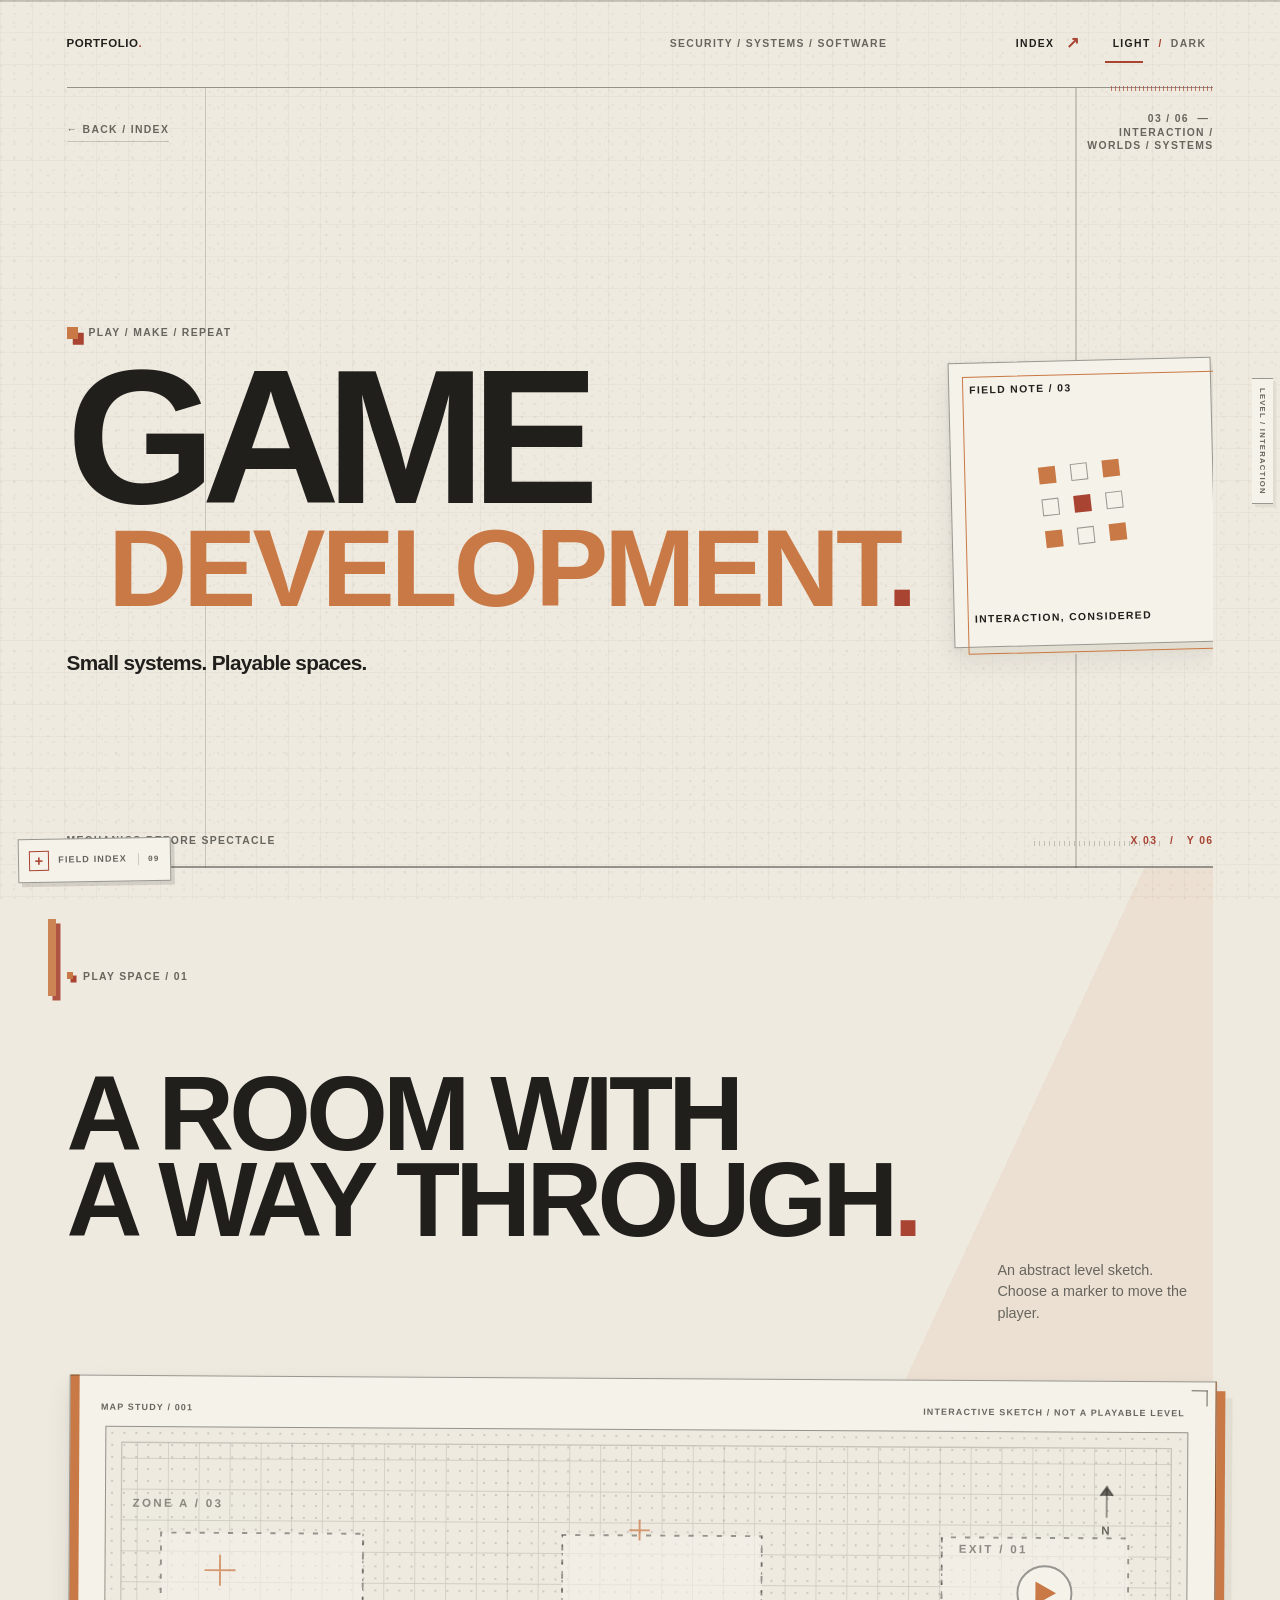
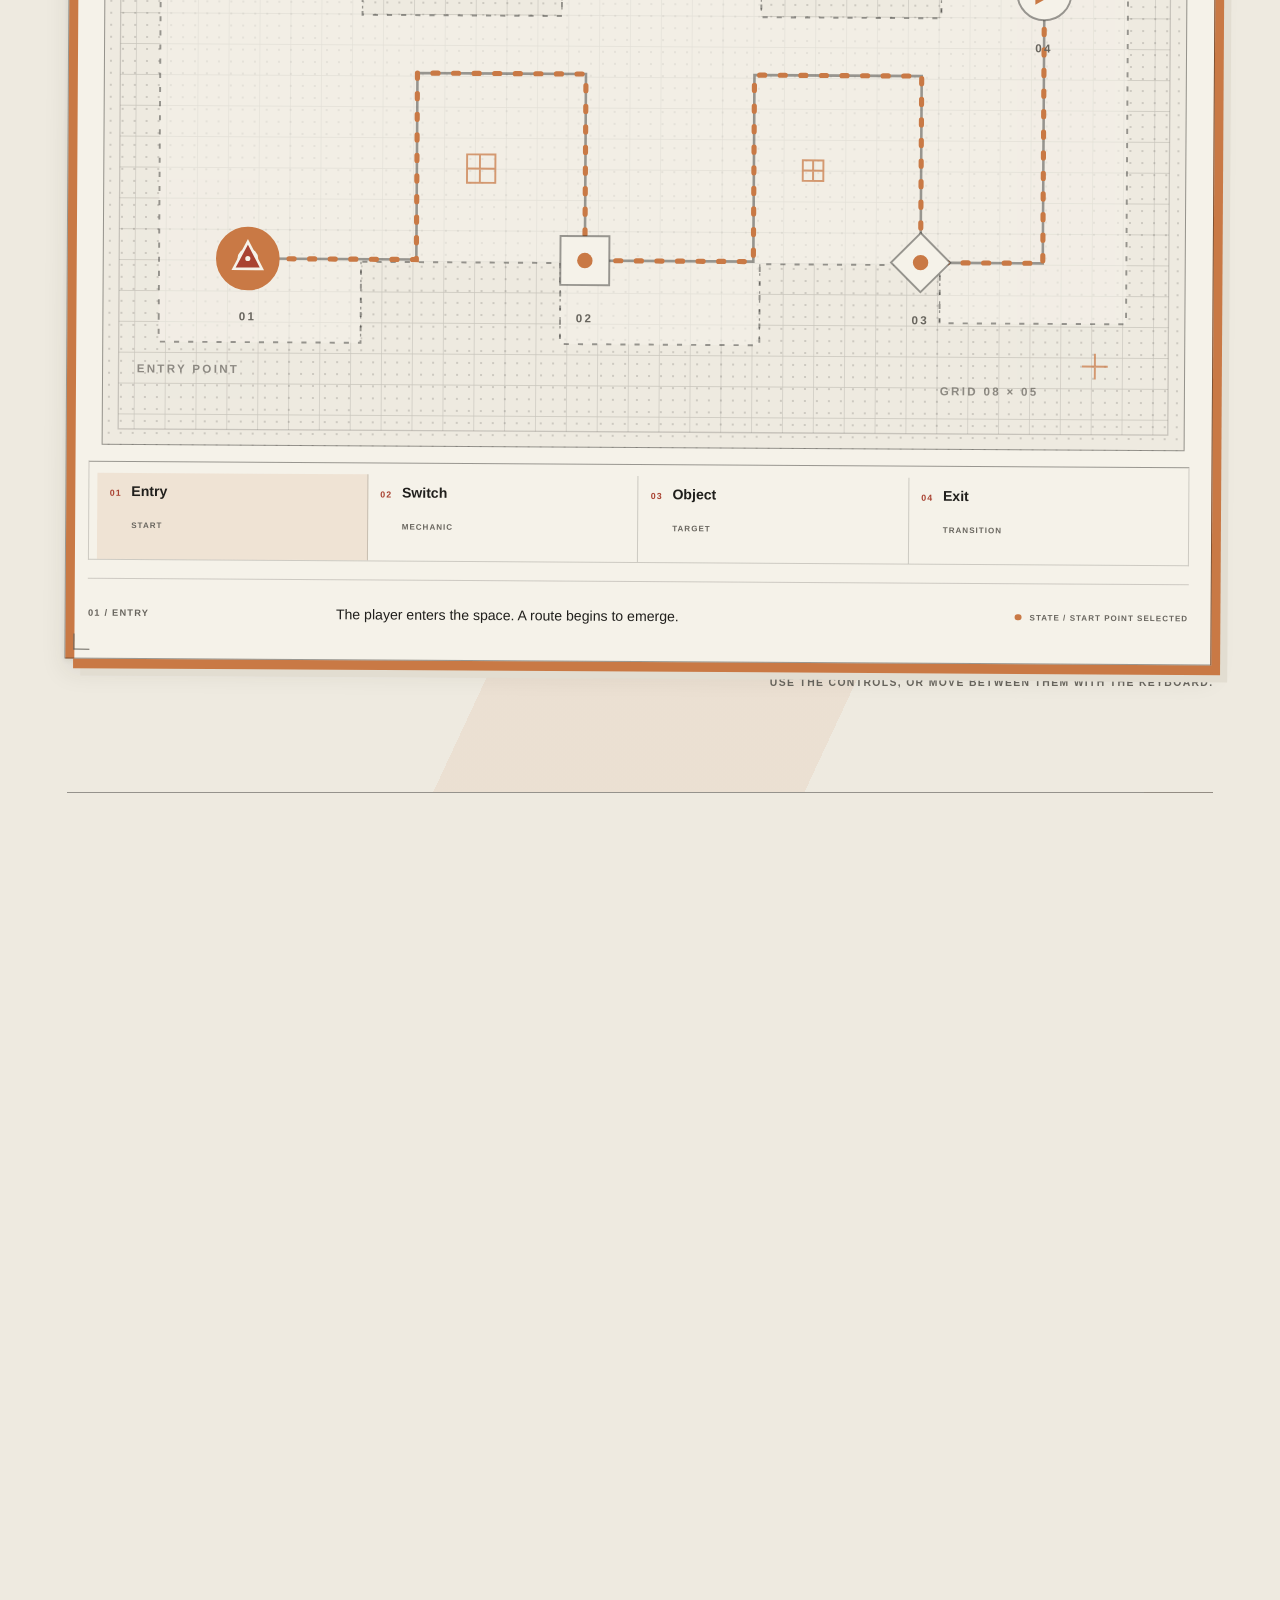
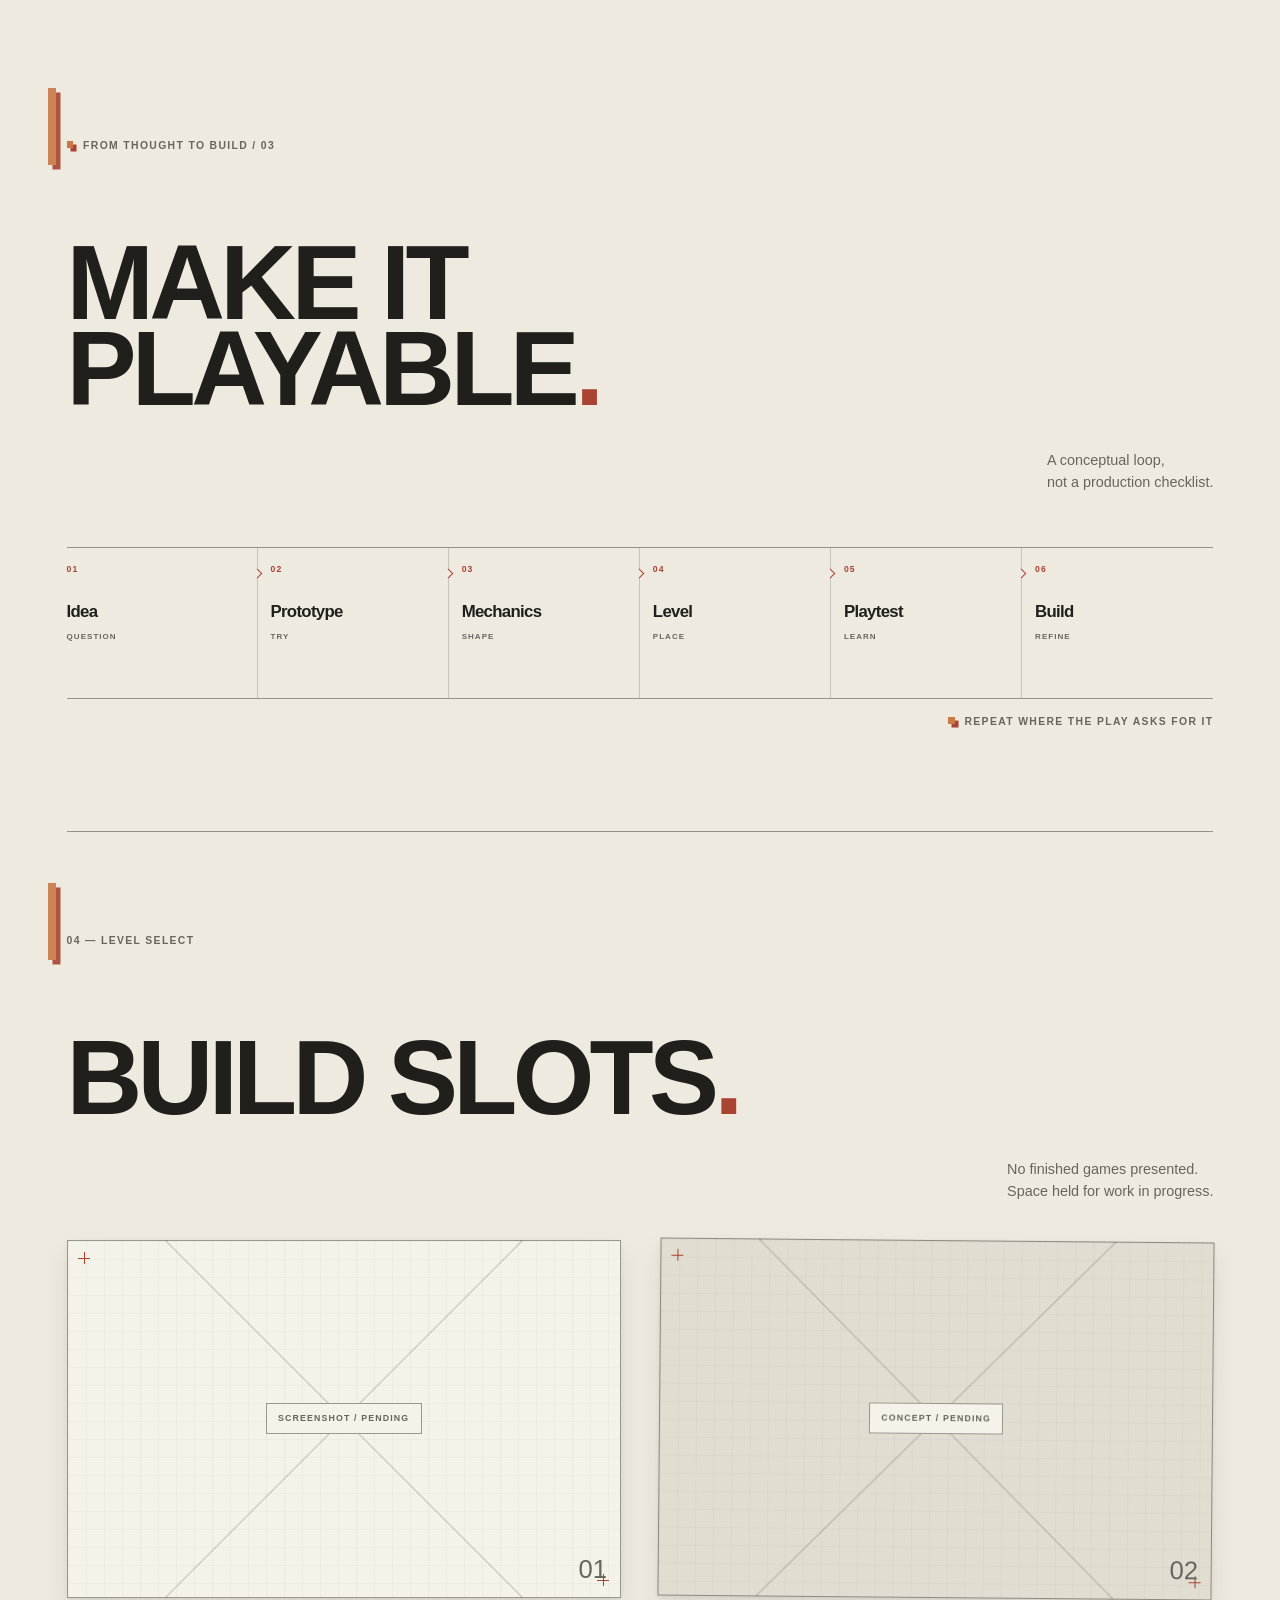
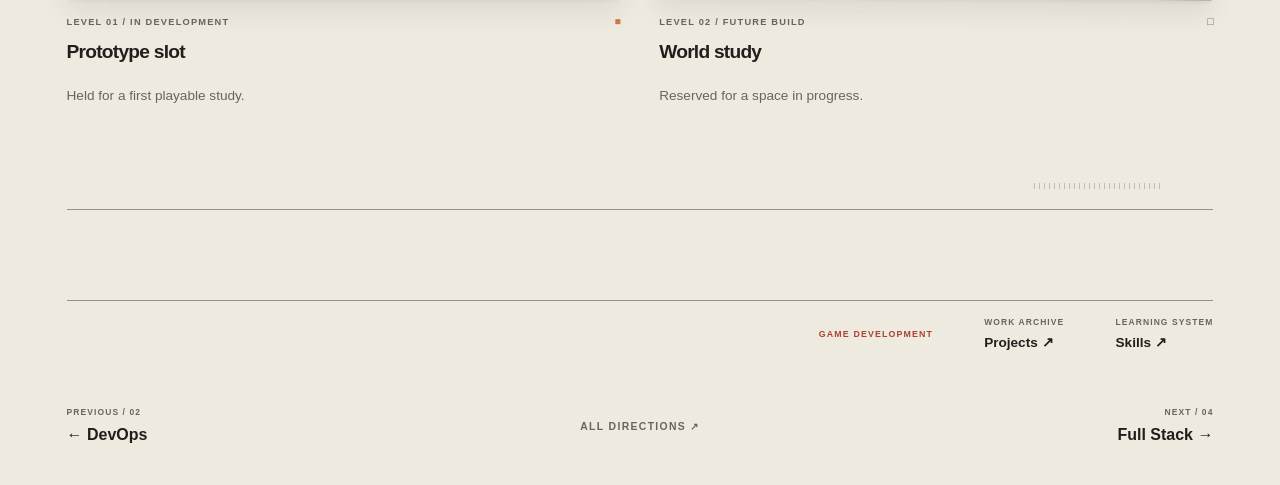
<file: game-development/index.html>
<!doctype html>
<html lang="en">
  <head>
    <meta charset="utf-8">
    <meta name="viewport" content="width=device-width, initial-scale=1">
    <meta name="theme-color" content="#eeeae0">
    <meta name="description" content="Game development: interaction, mechanics and worlds in progress by Kiruthik.">
    <title>Game Development — Kiruthik</title>
    <meta property="og:type" content="website">
    <meta property="og:site_name" content="Kiruthik">
    <meta property="og:title" content="Game Development — Kiruthik">
    <meta property="og:description" content="Game development: interaction, mechanics and worlds in progress by Kiruthik.">
    <meta name="twitter:card" content="summary">
    <meta name="twitter:title" content="Game Development — Kiruthik">
    <meta name="twitter:description" content="Game development: interaction, mechanics and worlds in progress by Kiruthik.">
    <link rel="icon" type="image/svg+xml" href="../favicon.svg">
    <script src="../theme.js" defer></script>
    <script src="../site-interactions.js" defer></script>
    <script src="game-development.js" defer></script>
    <link rel="stylesheet" href="../styles.css">
  </head>
  <body class="grid-paper">
    <a class="skip-link" href="#main-content">Skip to content</a>
    <div class="page-shell game-page">
      <header class="site-header">
        <a class="wordmark" href="../index.html" aria-label="Portfolio, beginning">PORTFOLIO<span class="wordmark-mark" aria-hidden="true">.</span></a>
        <span class="header-edition editorial-label">Security / Systems / Software</span>
        <a class="menu-link editorial-label" href="../index.html#directions">Index <span class="arrow" aria-hidden="true">↗</span></a>
        <button class="theme-toggle editorial-label" type="button" aria-label="Switch to dark mode" aria-pressed="false">
          <span class="theme-toggle-option theme-toggle-option--light">Light</span><span class="theme-toggle-divider" aria-hidden="true">/</span><span class="theme-toggle-option theme-toggle-option--dark">Dark</span><span class="theme-toggle-indicator" aria-hidden="true"></span>
        </button>
      </header>

      <main id="main-content" tabindex="-1">
        <section class="game-hero" aria-labelledby="game-title">
          <div class="game-hero-meta">
            <a class="game-back editorial-label" href="../index.html#directions">← Back / index</a>
            <span class="editorial-label">03 / 06 &nbsp;—&nbsp; Interaction / worlds / systems</span>
          </div>
          <div class="game-hero-layout">
            <div class="game-hero-copy">
              <p class="game-kicker editorial-label"><span class="game-pixel-mark" aria-hidden="true"></span> Play / make / repeat</p>
              <h1 class="game-title" id="game-title"><span>GAME</span><span>DEVELOPMENT<span class="game-title-period">.</span></span></h1>
              <p class="game-deck">Small systems. Playable spaces.</p>
            </div>
            <aside class="game-hero-note paper-card" aria-label="Game development direction">
              <span class="editorial-label">Field note / 03</span>
              <span class="game-note-glyph" aria-hidden="true"><i></i><i></i><i></i><i></i><i></i><i></i><i></i><i></i><i></i></span>
              <span class="editorial-label">Interaction, considered</span>
            </aside>
          </div>
          <div class="game-hero-foot editorial-label">
            <span>Mechanics before spectacle</span>
            <span class="game-coordinate">X 03 &nbsp; / &nbsp; Y 06</span>
          </div>
        </section>

        <section class="game-map-section" aria-labelledby="game-map-heading">
          <div class="game-section-heading">
            <div>
              <p class="editorial-label"><span class="game-pixel-mark game-pixel-mark--small" aria-hidden="true"></span> Play space / 01</p>
              <h2 id="game-map-heading">A room with<br>a way through<span>.</span></h2>
            </div>
            <p class="game-section-aside">An abstract level sketch.<br>Choose a marker to move the player.</p>
          </div>

          <figure class="game-world paper-card" aria-labelledby="game-world-caption">
            <figcaption class="game-world-caption editorial-label" id="game-world-caption">
              <span>Map study / 001</span><span>Interactive sketch / not a playable level</span>
            </figcaption>
            <div class="game-map-wrap">
              <svg class="game-map" viewBox="0 0 840 480" role="img" aria-labelledby="map-title map-description">
                <title id="map-title">An abstract four-point level map</title>
                <desc id="map-description">A route passes through an entry, a switch and an object before reaching an exit. Use the controls below to move the player marker between them.</desc>
                <defs>
                  <pattern id="game-grid" width="24" height="24" patternUnits="userSpaceOnUse">
                    <path d="M24 0H0V24" fill="none" stroke="var(--line)" stroke-width="1"/>
                  </pattern>
                </defs>
                <rect class="map-field" x="12" y="12" width="816" height="456"/>
                <path class="map-boundary" d="M43 382V82H200V145H355V82H510V145H650V82H795V382H650V337H510V400H355V337H200V400H43Z"/>
                <path class="map-corridor" d="M112 335H243V190H374V335H505V190H635V335H730V125"/>
                <path class="map-corridor map-corridor--active map-route" data-map-route data-current-stop="entry" d="M112 335H243V190H374V335H505V190H635V335H730V125"/>
                <path class="map-room-line" d="M200 82V145M355 82V145M510 82V145M650 82V145M200 337V400M355 337V400M510 337V400M650 337V382"/>
                <g class="map-decoration" aria-hidden="true">
                  <path d="M77 111h24M89 99v24M761 415h20M771 405v20M407 78h16M415 70v16"/>
                  <rect x="282" y="253" width="22" height="22"/><rect x="543" y="256" width="16" height="16"/>
                  <path d="M292 253v22M282 264h22M543 264h16M551 256v16"/>
                  <text x="56" y="62">ZONE A / 03</text><text x="689" y="438">GRID 08 × 05</text>
                  <text x="66" y="424">ENTRY POINT</text><text x="690" y="94">EXIT / 01</text>
                </g>
                <g class="map-node map-node--entry is-current" data-map-node="entry" aria-hidden="true" transform="translate(112 335)">
                  <circle class="map-node-ring" r="24"/><circle class="map-node-core" r="8"/><text y="48">01</text>
                </g>
                <g class="map-node" data-map-node="switch" aria-hidden="true" transform="translate(374 335)">
                  <rect class="map-node-ring" x="-19" y="-19" width="38" height="38"/><circle class="map-node-core" r="6"/><text y="48">02</text>
                </g>
                <g class="map-node" data-map-node="object" aria-hidden="true" transform="translate(635 335)">
                  <path class="map-node-ring" d="M0-23L23 0 0 23-23 0Z"/><circle class="map-node-core" r="6"/><text y="48">03</text>
                </g>
                <g class="map-node" data-map-node="exit" aria-hidden="true" transform="translate(730 125)">
                  <circle class="map-node-ring" r="21"/><path class="map-node-core" d="M-7-9L9 0-7 9Z"/><text y="46">04</text>
                </g>
                <g class="map-player" data-map-player transform="translate(112 335)" aria-hidden="true">
                  <path d="M0-13L11 8H-11Z"/><circle r="2"/>
                </g>
                <g class="map-compass" aria-hidden="true" transform="translate(778 54)">
                  <path d="M0 12V-12M-5-5L0-12 5-5"/><text y="25">N</text>
                </g>
              </svg>
            </div>
            <div class="game-map-controls" role="group" aria-label="Choose a point on the level map">
              <button class="game-map-stop is-current" type="button" aria-pressed="true" data-map-stop="entry">
                <span class="game-stop-index editorial-label">01</span><span class="game-stop-name">Entry</span><span class="game-stop-kind editorial-label">Start</span>
              </button>
              <button class="game-map-stop" type="button" aria-pressed="false" data-map-stop="switch">
                <span class="game-stop-index editorial-label">02</span><span class="game-stop-name">Switch</span><span class="game-stop-kind editorial-label">Mechanic</span>
              </button>
              <button class="game-map-stop" type="button" aria-pressed="false" data-map-stop="object">
                <span class="game-stop-index editorial-label">03</span><span class="game-stop-name">Object</span><span class="game-stop-kind editorial-label">Target</span>
              </button>
              <button class="game-map-stop" type="button" aria-pressed="false" data-map-stop="exit">
                <span class="game-stop-index editorial-label">04</span><span class="game-stop-name">Exit</span><span class="game-stop-kind editorial-label">Transition</span>
              </button>
            </div>
            <div class="game-map-readout" aria-live="polite">
              <span class="game-map-readout-index editorial-label" data-map-index>01 / ENTRY</span>
              <p data-map-copy>The player enters the space. A route begins to emerge.</p>
              <span class="game-map-status editorial-label"><i aria-hidden="true"></i> State / <span data-map-state>Start point selected</span></span>
            </div>
            <span class="game-world-corner game-world-corner--top" aria-hidden="true"></span>
            <span class="game-world-corner game-world-corner--bottom" aria-hidden="true"></span>
          </figure>
          <p class="game-map-note editorial-label">Use the controls, or move between them with the keyboard.</p>
        </section>

        <section class="game-areas-section" aria-labelledby="game-areas-heading">
          <div class="game-section-heading game-section-heading--areas">
            <div>
              <p class="editorial-label">02 — Areas in exploration</p>
              <h2 id="game-areas-heading">Parts of<br>the play<span>.</span></h2>
            </div>
            <p class="game-section-aside">A few connected disciplines,<br>kept deliberately open.</p>
          </div>
          <div class="game-area-grid">
            <article class="game-area game-area--one">
              <span class="game-area-index editorial-label">01 / INPUT</span>
              <span class="game-area-glyph game-area-glyph--cross" aria-hidden="true"></span>
              <h3>Interaction</h3>
              <p>How a small action changes what happens next.</p>
            </article>
            <article class="game-area game-area--two">
              <span class="game-area-index editorial-label">02 / RULES</span>
              <span class="game-area-glyph game-area-glyph--blocks" aria-hidden="true"></span>
              <h3>Mechanics</h3>
              <p>Simple rules, combined into moments of play.</p>
            </article>
            <article class="game-area game-area--three">
              <span class="game-area-index editorial-label">03 / SPACE</span>
              <span class="game-area-glyph game-area-glyph--route" aria-hidden="true"></span>
              <h3>Level design</h3>
              <p>Routes, rhythm and room to discover.</p>
            </article>
            <article class="game-area game-area--four">
              <span class="game-area-index editorial-label">04 / BUILD</span>
              <span class="game-area-glyph game-area-glyph--code" aria-hidden="true">&lt;/&gt;</span>
              <h3>Programming</h3>
              <p>Turning an idea into a system that responds.</p>
            </article>
          </div>
        </section>

        <section class="game-process-section" aria-labelledby="game-process-heading">
          <div class="game-section-heading">
            <div>
              <p class="editorial-label"><span class="game-pixel-mark game-pixel-mark--small" aria-hidden="true"></span> From thought to build / 03</p>
              <h2 id="game-process-heading">Make it<br>playable<span>.</span></h2>
            </div>
            <p class="game-section-aside">A conceptual loop,<br>not a production checklist.</p>
          </div>
          <ol class="game-process">
            <li><span class="game-process-count editorial-label">01</span><span class="game-process-name">Idea</span><span class="game-process-note editorial-label">Question</span></li>
            <li><span class="game-process-count editorial-label">02</span><span class="game-process-name">Prototype</span><span class="game-process-note editorial-label">Try</span></li>
            <li><span class="game-process-count editorial-label">03</span><span class="game-process-name">Mechanics</span><span class="game-process-note editorial-label">Shape</span></li>
            <li><span class="game-process-count editorial-label">04</span><span class="game-process-name">Level</span><span class="game-process-note editorial-label">Place</span></li>
            <li><span class="game-process-count editorial-label">05</span><span class="game-process-name">Playtest</span><span class="game-process-note editorial-label">Learn</span></li>
            <li><span class="game-process-count editorial-label">06</span><span class="game-process-name">Build</span><span class="game-process-note editorial-label">Refine</span></li>
          </ol>
          <p class="game-process-foot editorial-label"><span class="game-pixel-mark game-pixel-mark--small" aria-hidden="true"></span> Repeat where the play asks for it</p>
        </section>

        <section class="game-projects-section" aria-labelledby="game-projects-heading">
          <div class="game-section-heading game-section-heading--projects">
            <div>
              <p class="editorial-label">04 — Level select</p>
              <h2 id="game-projects-heading">Build slots<span>.</span></h2>
            </div>
            <p class="game-section-aside">No finished games presented.<br>Space held for work in progress.</p>
          </div>
          <div class="game-project-grid">
            <article class="game-project">
              <div class="game-project-image" role="img" aria-label="Blank screenshot placeholder for a game prototype">
                <span class="game-project-cross game-project-cross--one" aria-hidden="true"></span>
                <span class="game-project-cross game-project-cross--two" aria-hidden="true"></span>
                <span class="game-project-placeholder editorial-label">Screenshot / pending</span>
                <span class="game-project-frame-index">01</span>
              </div>
              <div class="game-project-meta"><span class="editorial-label">Level 01 / In development</span><span class="game-project-state" aria-hidden="true">■</span></div>
              <h3>Prototype slot</h3>
              <p>Held for a first playable study.</p>
            </article>
            <article class="game-project">
              <div class="game-project-image game-project-image--second" role="img" aria-label="Blank concept or level-design image placeholder for a future game build">
                <span class="game-project-cross game-project-cross--one" aria-hidden="true"></span>
                <span class="game-project-cross game-project-cross--two" aria-hidden="true"></span>
                <span class="game-project-placeholder editorial-label">Concept / pending</span>
                <span class="game-project-frame-index">02</span>
              </div>
              <div class="game-project-meta"><span class="editorial-label">Level 02 / Future build</span><span class="game-project-state game-project-state--future" aria-hidden="true">□</span></div>
              <h3>World study</h3>
              <p>Reserved for a space in progress.</p>
            </article>
          </div>
        </section>
      </main>

      <nav class="game-page-nav" aria-label="Domain navigation">
        <a class="game-nav-link game-nav-link--previous" href="../devops/">
          <span class="editorial-label">Previous / 02</span><span>← DevOps</span>
        </a>
        <a class="game-nav-index editorial-label" href="../index.html#directions">All directions ↗</a>
        <a class="game-nav-link game-nav-link--next" href="../full-stack/">
          <span class="editorial-label">Next / 04</span><span>Full Stack →</span>
        </a>
      </nav>
    </div>
  </body>
</html>
</file>
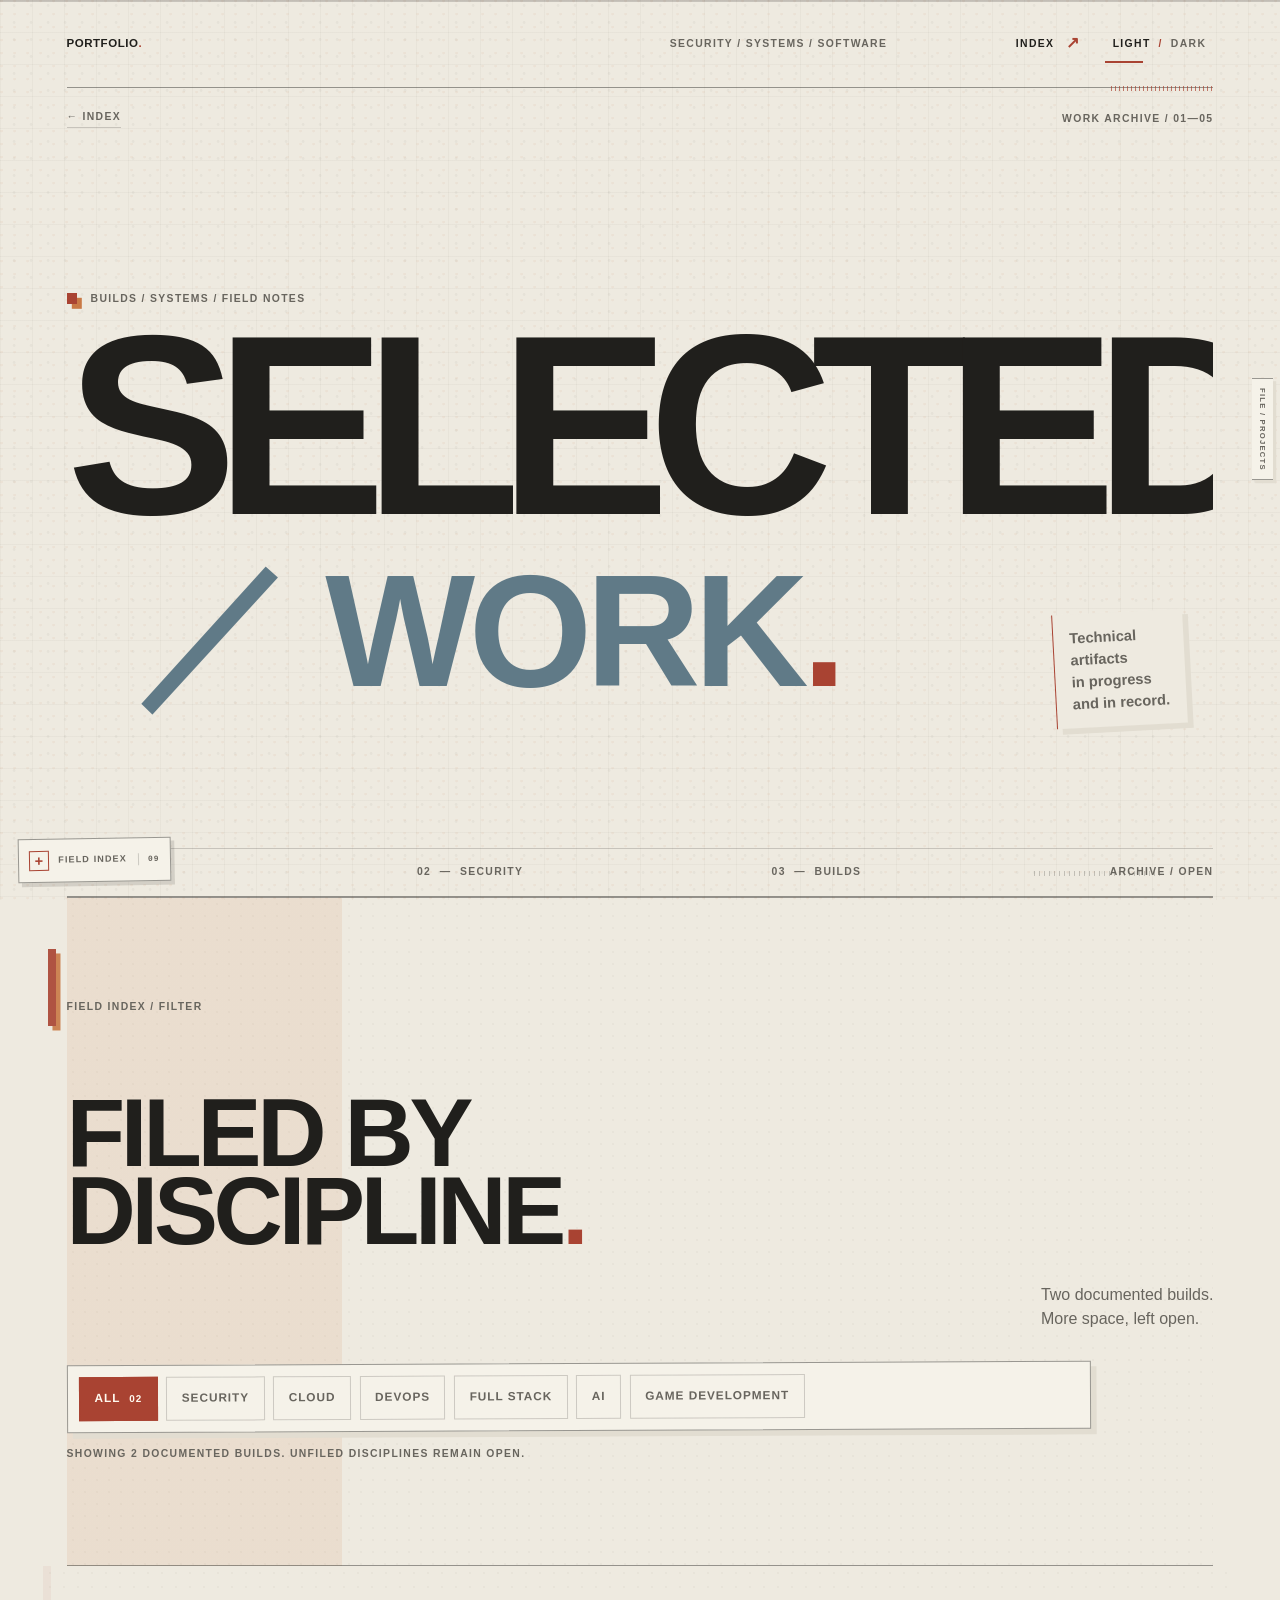
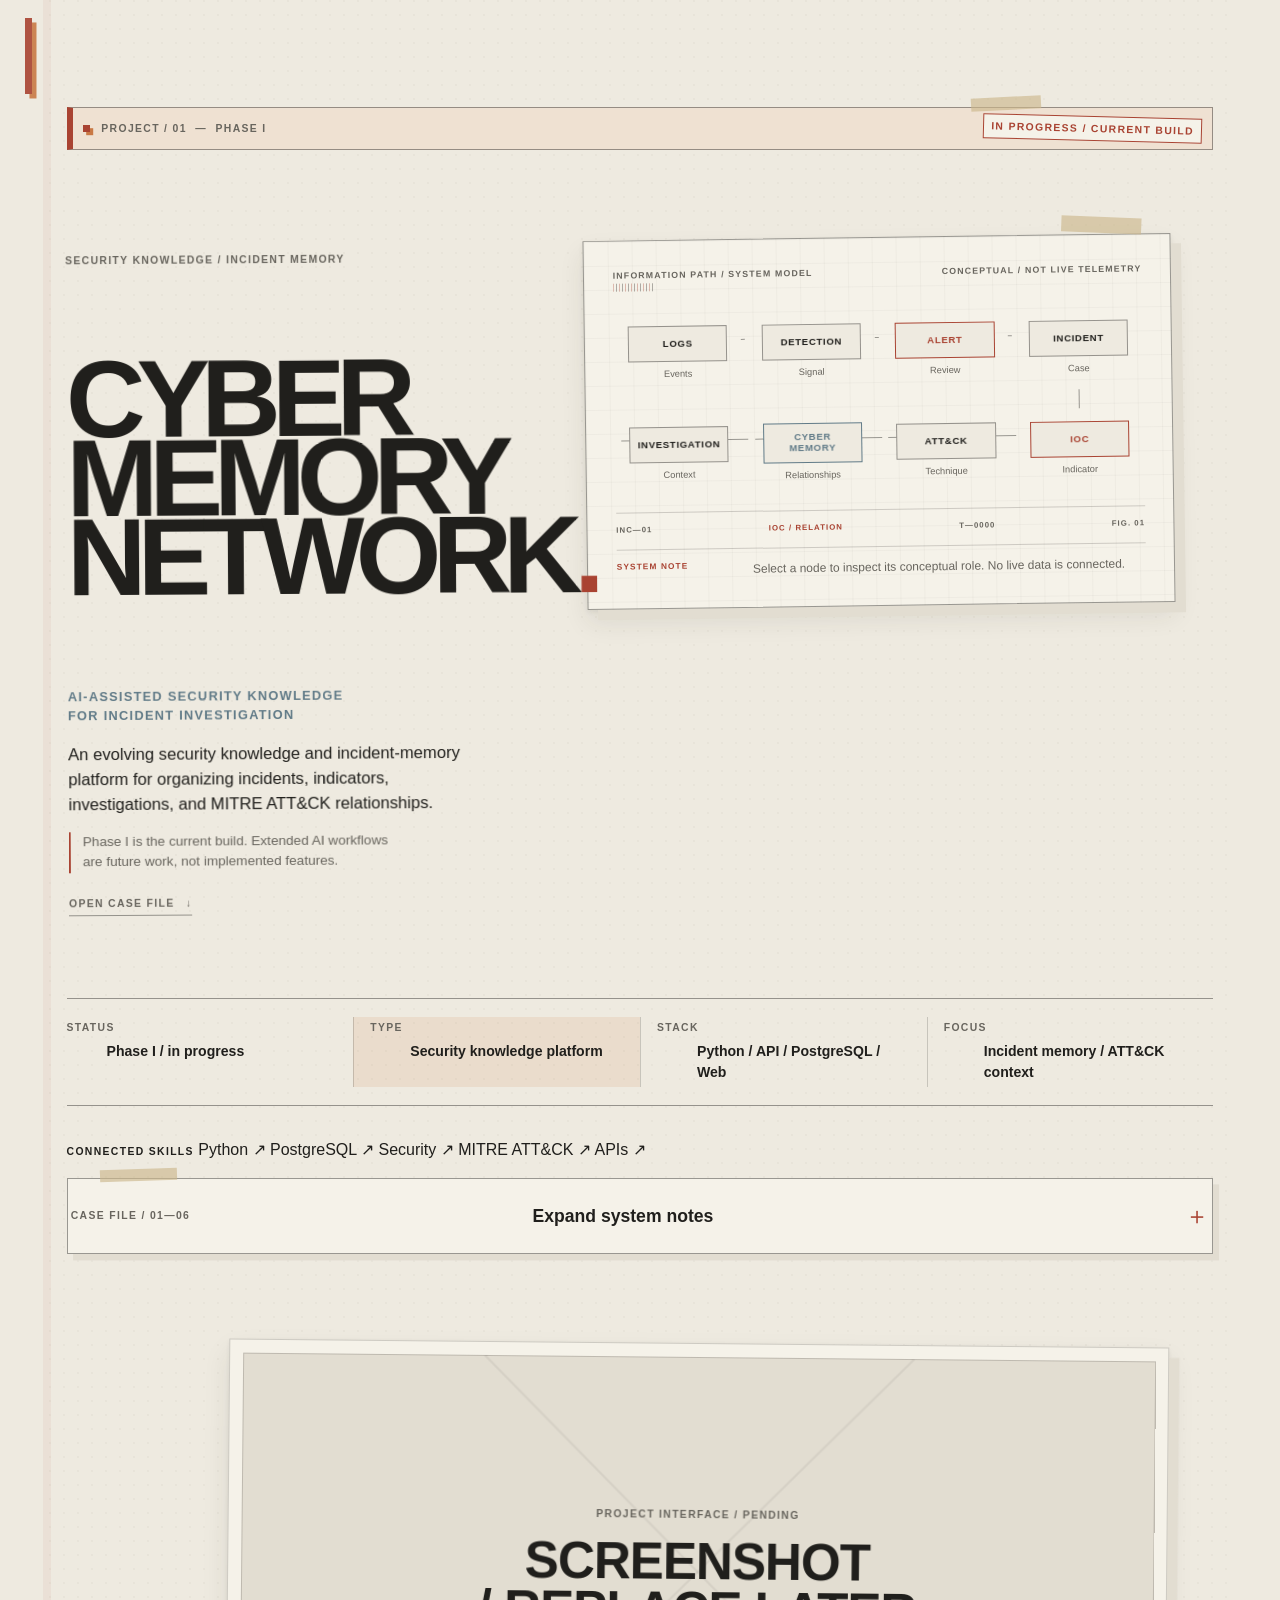
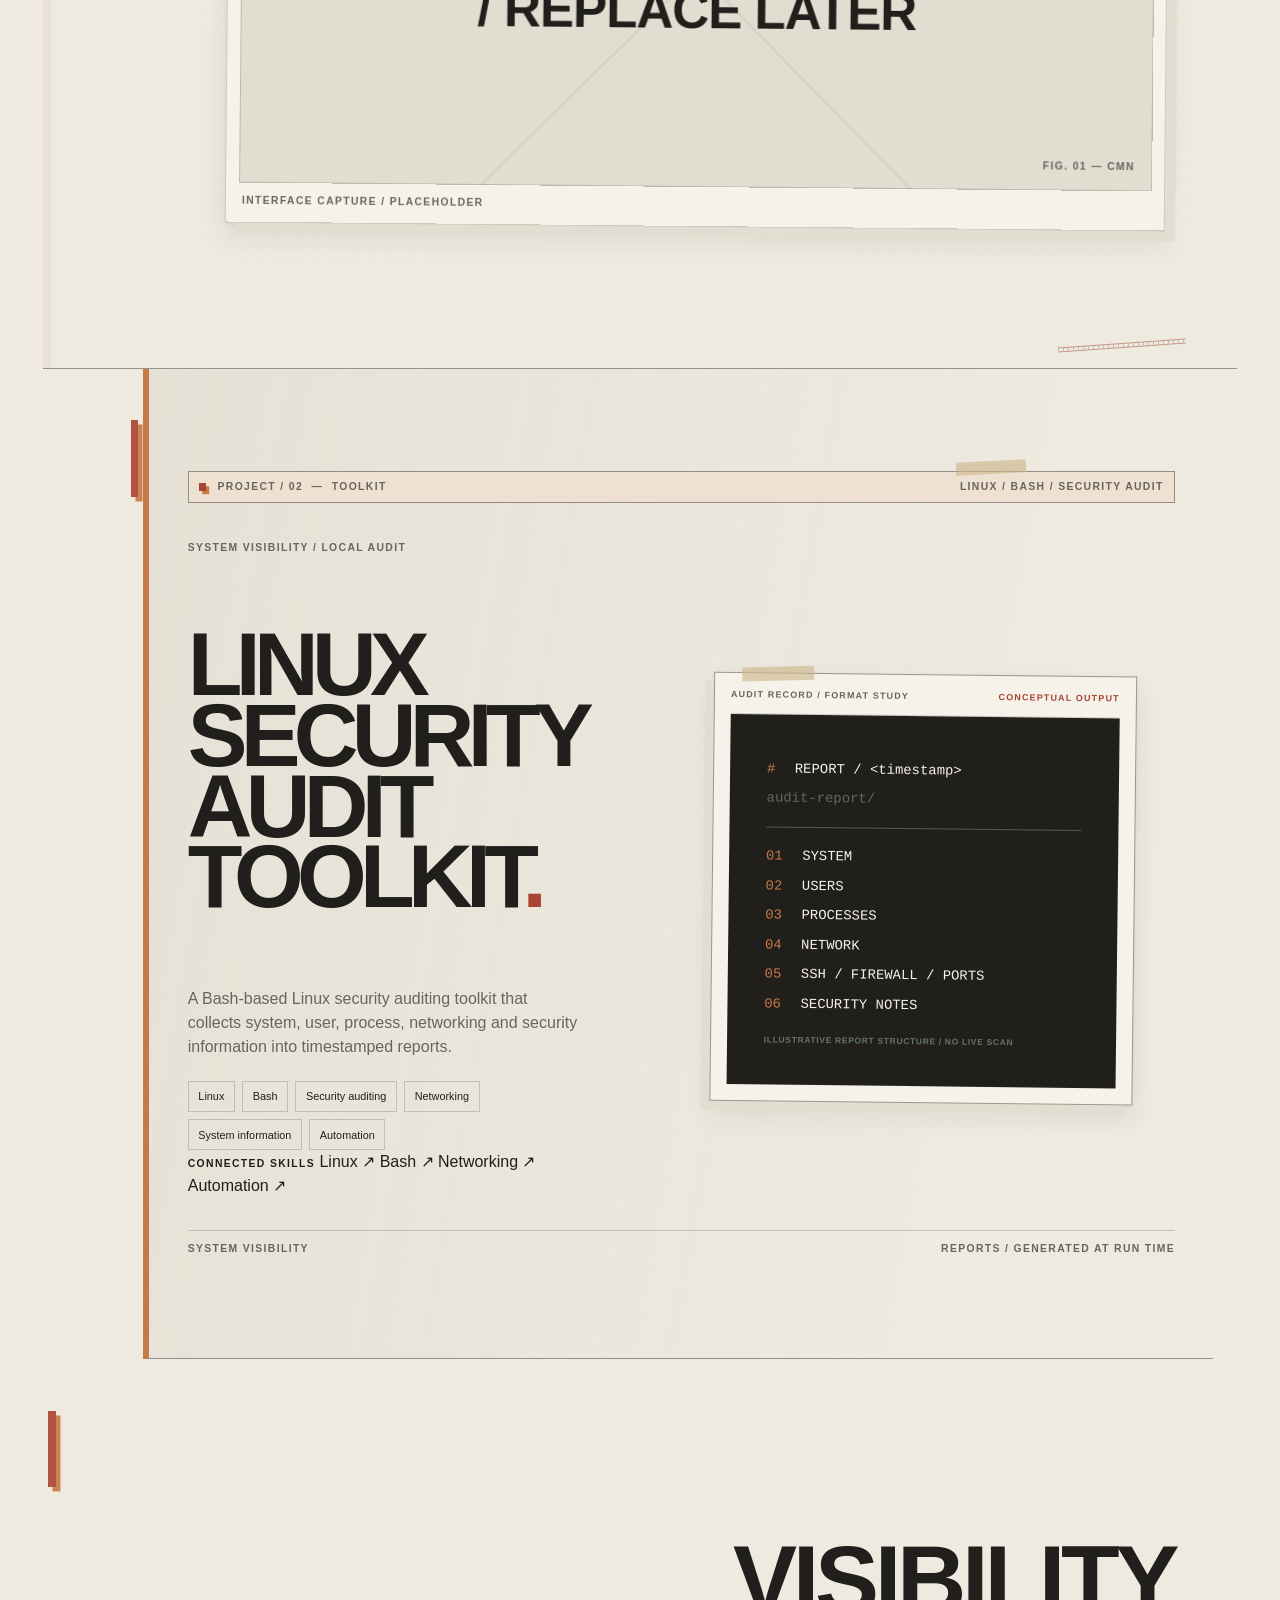
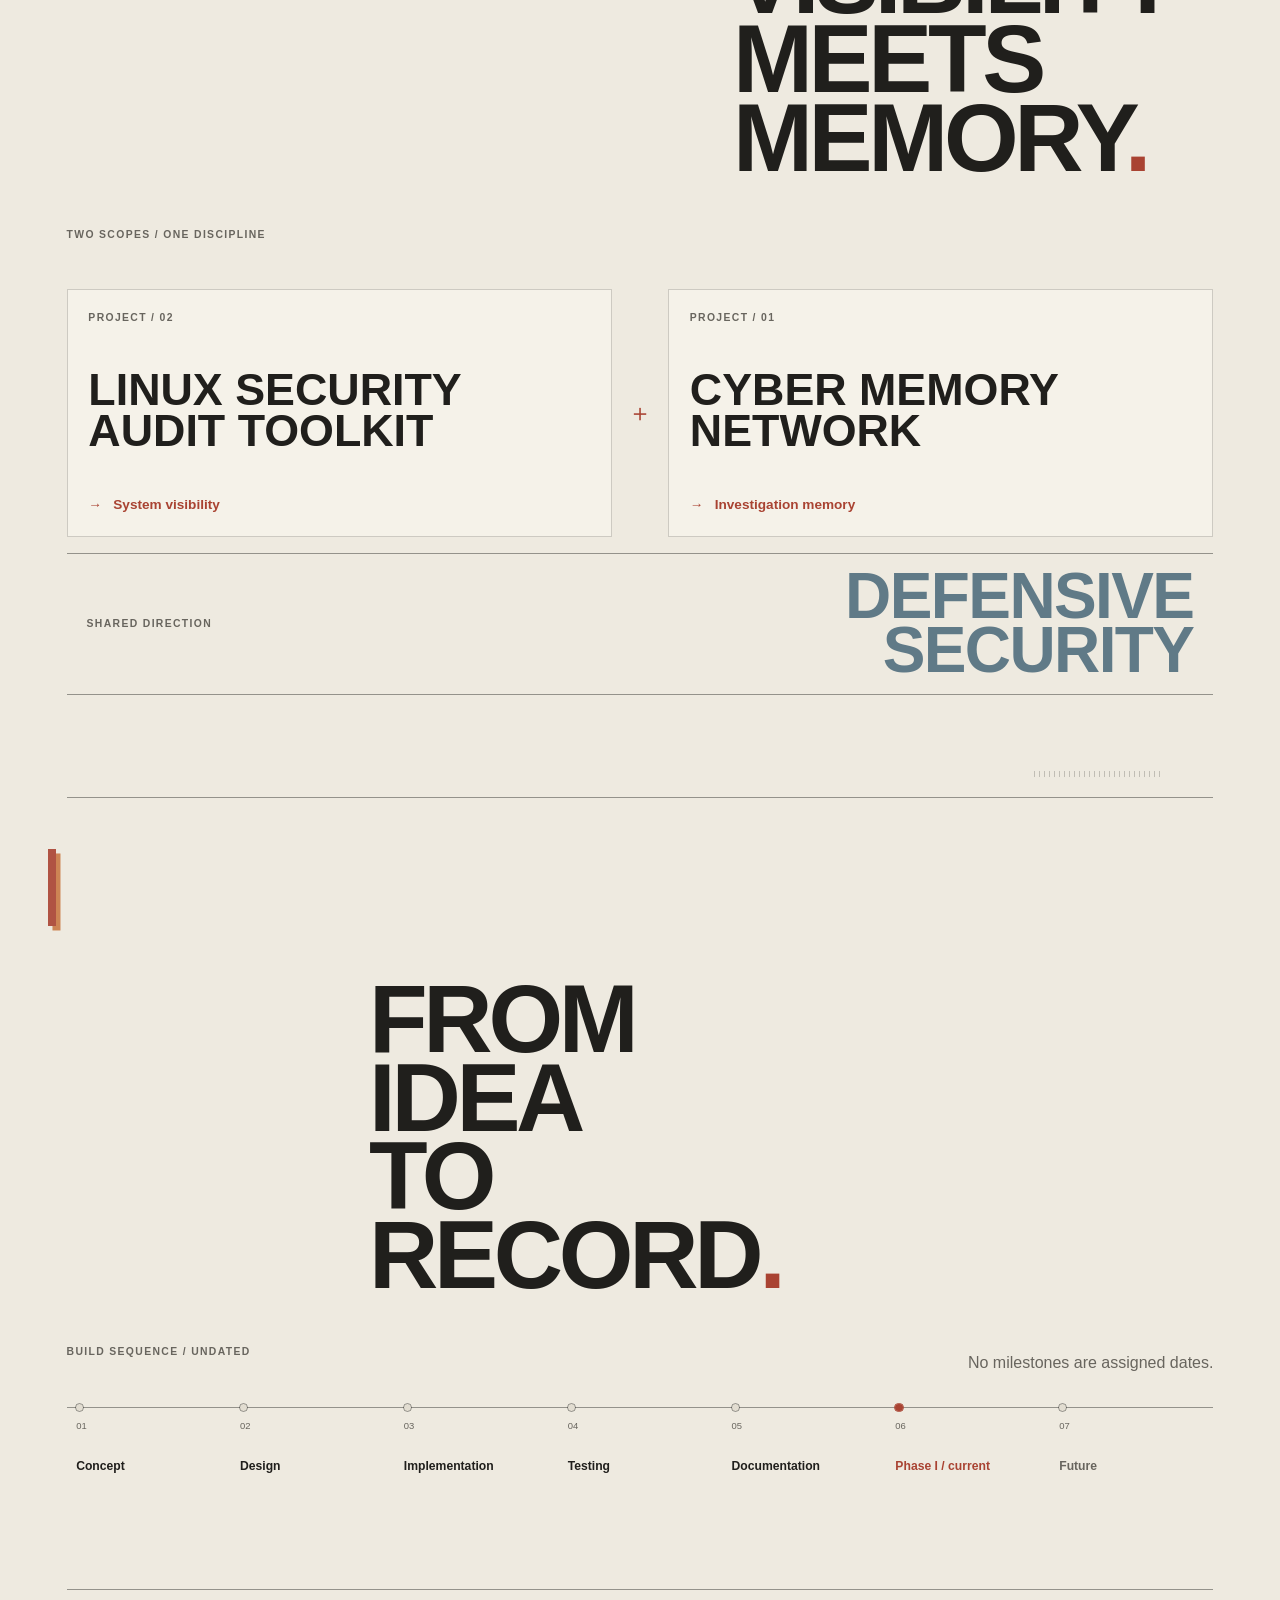
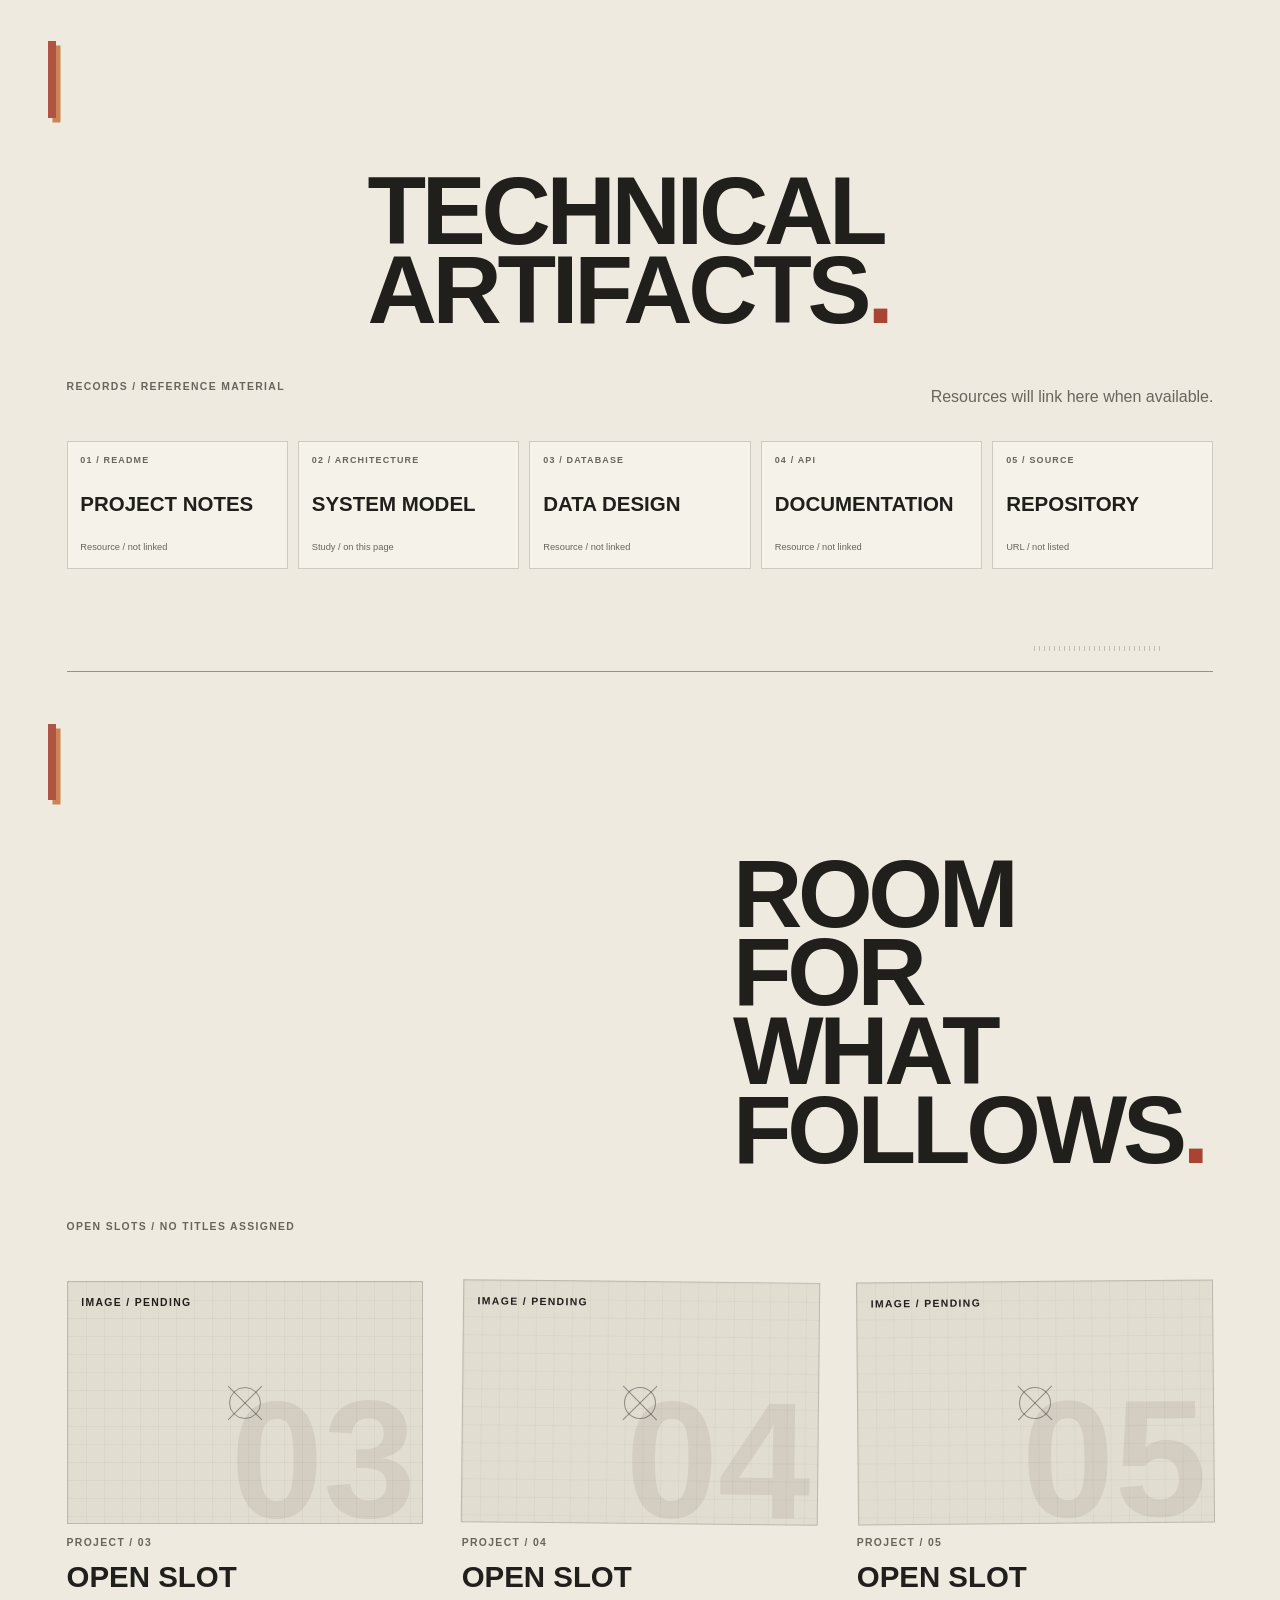
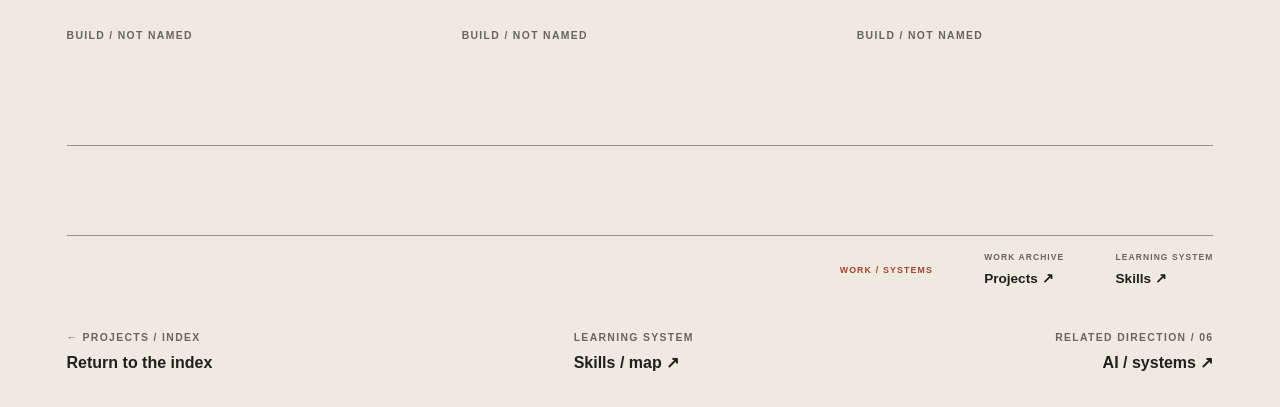
<file: projects/index.html>
<!doctype html>
<html lang="en">
  <head>
    <meta charset="utf-8">
    <meta name="viewport" content="width=device-width, initial-scale=1">
    <meta name="theme-color" content="#eeeae0">
    <meta name="description" content="Technical builds, security systems and project notes by Kiruthik.">
    <title>Work / Systems — Kiruthik</title>
    <meta property="og:type" content="website">
    <meta property="og:site_name" content="Kiruthik">
    <meta property="og:title" content="Work / Systems — Kiruthik">
    <meta property="og:description" content="Technical builds, security systems and project notes by Kiruthik.">
    <meta name="twitter:card" content="summary">
    <meta name="twitter:title" content="Work / Systems — Kiruthik">
    <meta name="twitter:description" content="Technical builds, security systems and project notes by Kiruthik.">
    <link rel="icon" type="image/svg+xml" href="../favicon.svg">
    <script src="../theme.js" defer></script>
    <script src="../site-interactions.js" defer></script>
    <script src="projects.js" defer></script>
    <link rel="stylesheet" href="../styles.css">
  </head>
  <body class="grid-paper">
    <a class="skip-link" href="#main-content">Skip to content</a>
    <div class="page-shell work-page">
      <header class="site-header">
        <a class="wordmark" href="../index.html" aria-label="Portfolio, beginning">PORTFOLIO<span class="wordmark-mark" aria-hidden="true">.</span></a>
        <span class="header-edition editorial-label">Security / Systems / Software</span>
        <a class="menu-link editorial-label" href="../index.html#directions">Index <span class="arrow" aria-hidden="true">↗</span></a>
        <button class="theme-toggle editorial-label" type="button" aria-label="Switch to dark mode" aria-pressed="false">
          <span class="theme-toggle-option theme-toggle-option--light">Light</span><span class="theme-toggle-divider" aria-hidden="true">/</span><span class="theme-toggle-option theme-toggle-option--dark">Dark</span><span class="theme-toggle-indicator" aria-hidden="true"></span>
        </button>
      </header>

      <main id="main-content" tabindex="-1">
        <section class="work-hero" aria-labelledby="work-title">
          <div class="work-hero-meta editorial-label"><a href="../index.html#directions">← Index</a><span>Work archive / 01—05</span></div>
          <div class="work-hero-main">
            <div>
              <p class="work-kicker editorial-label"><i aria-hidden="true"></i> Builds / systems / field notes</p>
              <h1 id="work-title">SELECTED<br><span>／ WORK<span>.</span></span></h1>
            </div>
            <p class="work-hero-note">Technical artifacts<br>in progress and in record.</p>
          </div>
          <div class="work-hero-foot editorial-label"><span>01 &nbsp;—&nbsp; SYSTEMS</span><span>02 &nbsp;—&nbsp; SECURITY</span><span>03 &nbsp;—&nbsp; BUILDS</span><span>Archive / open</span></div>
        </section>

        <section class="work-index-section" aria-labelledby="work-index-title">
          <div class="work-index-heading">
            <div><p class="editorial-label">Field index / filter</p><h2 id="work-index-title">Filed by<br>discipline<span>.</span></h2></div>
            <p>Two documented builds.<br>More space, left open.</p>
          </div>
          <div class="work-filter-list" role="group" aria-label="Filter work by discipline">
            <button class="work-filter is-active" type="button" data-work-filter="all" aria-pressed="true">All <span>02</span></button>
            <button class="work-filter" type="button" data-work-filter="security" aria-pressed="false">Security</button>
            <button class="work-filter" type="button" data-work-filter="cloud" aria-pressed="false">Cloud</button>
            <button class="work-filter" type="button" data-work-filter="devops" aria-pressed="false">DevOps</button>
            <button class="work-filter" type="button" data-work-filter="full-stack" aria-pressed="false">Full stack</button>
            <button class="work-filter" type="button" data-work-filter="ai" aria-pressed="false">AI</button>
            <button class="work-filter" type="button" data-work-filter="game-development" aria-pressed="false">Game development</button>
          </div>
          <p class="work-filter-status editorial-label" data-work-filter-status aria-live="polite">Showing 2 documented builds. Unfiled disciplines remain open.</p>
        </section>

        <section class="work-featured work-project" id="cyber-memory" data-project="cyber-memory" data-categories="security ai" aria-labelledby="cmn-title">
          <div class="work-project-heading">
            <p class="editorial-label"><span class="work-index-mark" aria-hidden="true"></span> Project / 01 &nbsp;—&nbsp; Phase I</p>
            <span class="editorial-label work-project-state">In progress / current build</span>
          </div>
          <div class="work-feature-layout">
            <div class="work-feature-copy">
              <p class="editorial-label">Security knowledge / incident memory</p>
              <h2 id="cmn-title">CYBER MEMORY<br>NETWORK<span>.</span></h2>
              <p class="work-project-subtitle">AI-ASSISTED SECURITY KNOWLEDGE<br>FOR INCIDENT INVESTIGATION</p>
              <p class="work-project-description">An evolving security knowledge and incident-memory platform for organizing incidents, indicators, investigations, and MITRE ATT&amp;CK relationships.</p>
              <p class="work-accuracy-note">Phase I is the current build. Extended AI workflows are future work, not implemented features.</p>
              <a class="work-case-jump editorial-label" href="#cmn-case-file">Open case file <span aria-hidden="true">↓</span></a>
            </div>

            <figure class="work-flow-figure" aria-labelledby="work-flow-caption">
              <figcaption id="work-flow-caption" class="work-flow-caption editorial-label"><span>Information path / system model</span><span>Conceptual / not live telemetry</span></figcaption>
              <ol class="work-flow" aria-label="Conceptual path from event records to investigation">
                <li><button class="work-flow-node" type="button" data-work-node="logs" aria-pressed="false">LOGS</button><small>Events</small></li>
                <li><button class="work-flow-node" type="button" data-work-node="detection" aria-pressed="false">DETECTION</button><small>Signal</small></li>
                <li><button class="work-flow-node work-flow-node--alert" type="button" data-work-node="alert" aria-pressed="false">ALERT</button><small>Review</small></li>
                <li><button class="work-flow-node" type="button" data-work-node="incident" aria-pressed="false">INCIDENT</button><small>Case</small></li>
                <li><button class="work-flow-node work-flow-node--ioc" type="button" data-work-node="ioc" aria-pressed="false">IOC</button><small>Indicator</small></li>
                <li><button class="work-flow-node" type="button" data-work-node="attack" aria-pressed="false">ATT&amp;CK</button><small>Technique</small></li>
                <li><button class="work-flow-node work-flow-node--memory" type="button" data-work-node="memory" aria-pressed="false">CYBER<br>MEMORY</button><small>Relationships</small></li>
                <li><button class="work-flow-node" type="button" data-work-node="investigation" aria-pressed="false">INVESTIGATION</button><small>Context</small></li>
              </ol>
              <div class="work-flow-fragments editorial-label" aria-hidden="true"><span>INC—01</span><span>IOC / RELATION</span><span>T—0000</span><span>FIG. 01</span></div>
              <p class="work-flow-readout" aria-live="polite"><span class="editorial-label">System note</span><span data-work-node-copy>Select a node to inspect its conceptual role. No live data is connected.</span></p>
            </figure>
          </div>

          <dl class="work-meta-strip">
            <div><dt class="editorial-label">Status</dt><dd>Phase I / in progress</dd></div>
            <div><dt class="editorial-label">Type</dt><dd>Security knowledge platform</dd></div>
            <div><dt class="editorial-label">Stack</dt><dd>Python / API / PostgreSQL / Web</dd></div>
            <div><dt class="editorial-label">Focus</dt><dd>Incident memory / ATT&amp;CK context</dd></div>
          </dl>
          <div class="work-skill-connections" aria-label="Cyber Memory Network related skills">
            <span class="editorial-label">Connected skills</span>
            <a href="../skills/?focus=python#knowledge-map">Python ↗</a>
            <a href="../skills/?focus=postgresql#knowledge-map">PostgreSQL ↗</a>
            <a href="../skills/?focus=security#knowledge-map">Security ↗</a>
            <a href="../skills/?focus=mitre#knowledge-map">MITRE ATT&amp;CK ↗</a>
            <a href="../skills/?focus=api#knowledge-map">APIs ↗</a>
          </div>

          <details class="work-case-file" id="cmn-case-file">
            <summary><span class="editorial-label">Case file / 01—06</span><strong>Expand system notes</strong><span class="work-case-toggle" aria-hidden="true">＋</span></summary>
            <div class="work-case-content">
              <section class="work-case-section" aria-labelledby="cmn-problem">
                <span class="editorial-label">01 / Problem</span>
                <div><h3 id="cmn-problem">Investigation context<br>is hard to carry forward.</h3><p>Security investigations generate incidents, indicators, relationships and response knowledge. This project explores how that context can be organized for reuse in later investigations; it does not claim enterprise deployment.</p></div>
              </section>
              <section class="work-case-section" aria-labelledby="cmn-approach">
                <span class="editorial-label">02 / Approach</span>
                <div><h3 id="cmn-approach">Connect the records.</h3><p>Bring incident records, IOCs, investigations and ATT&amp;CK techniques into one structured security-memory model, with related context available for review.</p><div class="work-relationship-line editorial-label"><span>INCIDENT</span><i aria-hidden="true">↔</i><span>IOC</span><i aria-hidden="true">↔</i><span>TECHNIQUE</span><i aria-hidden="true">↔</i><span>INVESTIGATION</span></div></div>
              </section>
              <section class="work-case-section" aria-labelledby="cmn-architecture">
                <span class="editorial-label">03 / Architecture</span>
                <div><h3 id="cmn-architecture">A record moves<br>through a system.</h3><p class="work-case-caveat">Descriptive architecture study / not a deployment diagram</p>
                  <ol class="work-architecture" aria-label="Conceptual application architecture">
                    <li><span>01</span><b>USER</b><small>Investigator</small></li><li><i aria-hidden="true">↓</i></li>
                    <li><span>02</span><b>WEB INTERFACE</b><small>HTML / CSS / JavaScript</small></li><li><i aria-hidden="true">↓</i></li>
                    <li><span>03</span><b>API</b><small>Python service layer</small></li><li><i aria-hidden="true">↓</i></li>
                    <li><span>04</span><b>BUSINESS LOGIC</b><small>Records / relationships</small></li><li><i aria-hidden="true">↓</i></li>
                    <li><span>05</span><b>DATABASE</b><small>PostgreSQL</small></li><li><i aria-hidden="true">↓</i></li>
                    <li class="work-architecture-end"><span>06</span><b>SECURITY MEMORY</b><small>Incidents / IOCs / techniques</small></li>
                  </ol>
                </div>
              </section>
              <section class="work-case-section" aria-labelledby="cmn-implementation">
                <span class="editorial-label">04 / Implementation</span>
                <div><h3 id="cmn-implementation">Working vocabulary.</h3><ul class="work-implementation-list"><li>Authentication</li><li>Incident management</li><li>IOC management</li><li>MITRE mapping</li><li>Similar incident search</li><li>Dashboard</li><li>Report generation</li></ul></div>
              </section>
              <section class="work-case-section" aria-labelledby="cmn-current">
                <span class="editorial-label">05 / Current state</span>
                <div><h3 id="cmn-current">Phase I / in progress.</h3><p>The current project is described around incident management, IOC records, ATT&amp;CK mapping, similar incident search, dashboard views and report generation. AI-assisted extensions are not represented as shipped functionality.</p></div>
              </section>
              <section class="work-case-section" aria-labelledby="cmn-next">
                <span class="editorial-label">06 / Next stage</span>
                <div><h3 id="cmn-next">Future / not implemented.</h3><ul class="work-future-list"><li>AI summarization</li><li>Graph visualization</li><li>Threat intelligence</li><li>Cloud ingestion</li><li>Automated recommendations</li></ul></div>
              </section>
            </div>
          </details>

          <figure class="work-screenshot paper-card">
            <div class="work-screenshot-blank" role="img" aria-label="Blank framed area reserved for a Cyber Memory Network project screenshot"><span class="editorial-label">Project interface / pending</span><b>SCREENSHOT<br> / REPLACE LATER</b><span class="work-screenshot-index editorial-label">FIG. 01 — CMN</span></div>
            <figcaption class="editorial-label">Interface capture / placeholder</figcaption>
          </figure>
        </section>

        <section class="work-secondary work-project" id="linux-audit" data-project="linux-audit" data-categories="security" aria-labelledby="linux-audit-title">
          <div class="work-project-heading"><p class="editorial-label"><span class="work-index-mark" aria-hidden="true"></span> Project / 02 &nbsp;—&nbsp; Toolkit</p><span class="editorial-label">Linux / Bash / security audit</span></div>
          <div class="work-linux-layout">
            <div class="work-linux-copy">
              <p class="editorial-label">System visibility / local audit</p>
              <h2 id="linux-audit-title">LINUX SECURITY<br>AUDIT TOOLKIT<span>.</span></h2>
              <p>A Bash-based Linux security auditing toolkit that collects system, user, process, networking and security information into timestamped reports.</p>
              <ul class="work-tech-tags" aria-label="Project areas"><li>Linux</li><li>Bash</li><li>Security auditing</li><li>Networking</li><li>System information</li><li>Automation</li></ul>
              <div class="work-skill-connections" aria-label="Linux Security Audit Toolkit related skills">
                <span class="editorial-label">Connected skills</span>
                <a href="../skills/?focus=linux#knowledge-map">Linux ↗</a>
                <a href="../skills/?focus=bash#knowledge-map">Bash ↗</a>
                <a href="../skills/?focus=networking#knowledge-map">Networking ↗</a>
                <a href="../skills/?focus=automation#knowledge-map">Automation ↗</a>
              </div>
            </div>
            <figure class="work-terminal">
              <figcaption class="work-terminal-head editorial-label"><span>Audit record / format study</span><span>Conceptual output</span></figcaption>
              <div class="work-terminal-body" role="img" aria-label="Conceptual, non-live illustration of report sections created by the toolkit">
                <p><span class="work-terminal-prompt">#</span> REPORT / &lt;timestamp&gt;</p>
                <p class="work-terminal-muted">audit-report/</p>
                <hr>
                <p><span>01</span> SYSTEM</p><p><span>02</span> USERS</p><p><span>03</span> PROCESSES</p><p><span>04</span> NETWORK</p>
                <p><span>05</span> SSH / FIREWALL / PORTS</p><p><span>06</span> SECURITY NOTES</p>
                <small>ILLUSTRATIVE REPORT STRUCTURE / NO LIVE SCAN</small>
              </div>
              <span class="work-terminal-corner" aria-hidden="true"></span>
            </figure>
          </div>
          <div class="work-linux-foot editorial-label"><span>System visibility</span><span>Reports / generated at run time</span></div>
        </section>

        <section class="work-comparison" aria-labelledby="comparison-title">
          <div class="work-section-heading"><p class="editorial-label">Two scopes / one discipline</p><h2 id="comparison-title">Visibility<br>meets memory<span>.</span></h2></div>
          <div class="work-comparison-map">
            <article><span class="editorial-label">Project / 02</span><h3>Linux Security<br>Audit Toolkit</h3><p>→ &nbsp; System visibility</p></article>
            <span class="work-comparison-plus" aria-hidden="true">＋</span>
            <article><span class="editorial-label">Project / 01</span><h3>Cyber Memory<br>Network</h3><p>→ &nbsp; Investigation memory</p></article>
            <div class="work-comparison-result"><span class="editorial-label">Shared direction</span><b>DEFENSIVE<br>SECURITY</b></div>
          </div>
        </section>

        <section class="work-timeline-section" aria-labelledby="work-timeline-title">
          <div class="work-section-heading"><p class="editorial-label">Build sequence / undated</p><h2 id="work-timeline-title">From idea<br>to record<span>.</span></h2><p>No milestones are assigned dates.</p></div>
          <ol class="work-timeline">
            <li><span>01</span><b>Concept</b></li><li><span>02</span><b>Design</b></li><li><span>03</span><b>Implementation</b></li><li><span>04</span><b>Testing</b></li><li><span>05</span><b>Documentation</b></li><li class="is-current"><span>06</span><b>Phase I / current</b></li><li class="is-future"><span>07</span><b>Future</b></li>
          </ol>
        </section>

        <section class="work-artifacts-section" aria-labelledby="work-artifacts-title">
          <div class="work-section-heading"><p class="editorial-label">Records / reference material</p><h2 id="work-artifacts-title">Technical<br>artifacts<span>.</span></h2><p>Resources will link here when available.</p></div>
          <ul class="work-artifacts">
            <li><span class="editorial-label">01 / README</span><b>Project notes</b><small>Resource / not linked</small></li>
            <li><span class="editorial-label">02 / ARCHITECTURE</span><b>System model</b><small>Study / on this page</small></li>
            <li><span class="editorial-label">03 / DATABASE</span><b>Data design</b><small>Resource / not linked</small></li>
            <li><span class="editorial-label">04 / API</span><b>Documentation</b><small>Resource / not linked</small></li>
            <li><span class="editorial-label">05 / SOURCE</span><b>Repository</b><small>URL / not listed</small></li>
          </ul>
        </section>

        <section class="work-future-section" aria-labelledby="work-future-title">
          <div class="work-section-heading"><p class="editorial-label">Open slots / no titles assigned</p><h2 id="work-future-title">Room for<br>what follows<span>.</span></h2></div>
          <div class="work-future-grid">
            <article class="work-project" data-project="slot-03" data-categories=""><div class="work-future-visual" role="img" aria-label="Blank placeholder for future project 03"><span class="editorial-label">Image / pending</span><b>03</b><i aria-hidden="true"></i></div><p class="editorial-label">Project / 03</p><h3>Open slot</h3><span class="editorial-label">Build / not named</span></article>
            <article class="work-project" data-project="slot-04" data-categories=""><div class="work-future-visual work-future-visual--offset" role="img" aria-label="Blank placeholder for future project 04"><span class="editorial-label">Image / pending</span><b>04</b><i aria-hidden="true"></i></div><p class="editorial-label">Project / 04</p><h3>Open slot</h3><span class="editorial-label">Build / not named</span></article>
            <article class="work-project" data-project="slot-05" data-categories=""><div class="work-future-visual work-future-visual--third" role="img" aria-label="Blank placeholder for future project 05"><span class="editorial-label">Image / pending</span><b>05</b><i aria-hidden="true"></i></div><p class="editorial-label">Project / 05</p><h3>Open slot</h3><span class="editorial-label">Build / not named</span></article>
          </div>
        </section>
      </main>

      <footer class="work-footer">
        <a href="../index.html#directions"><span class="editorial-label">← Projects / index</span><strong>Return to the index</strong></a>
        <a href="../skills/"><span class="editorial-label">Learning system</span><strong>Skills / map ↗</strong></a>
        <a href="../ai/"><span class="editorial-label">Related direction / 06</span><strong>AI / systems ↗</strong></a>
      </footer>
    </div>
  </body>
</html>
</file>
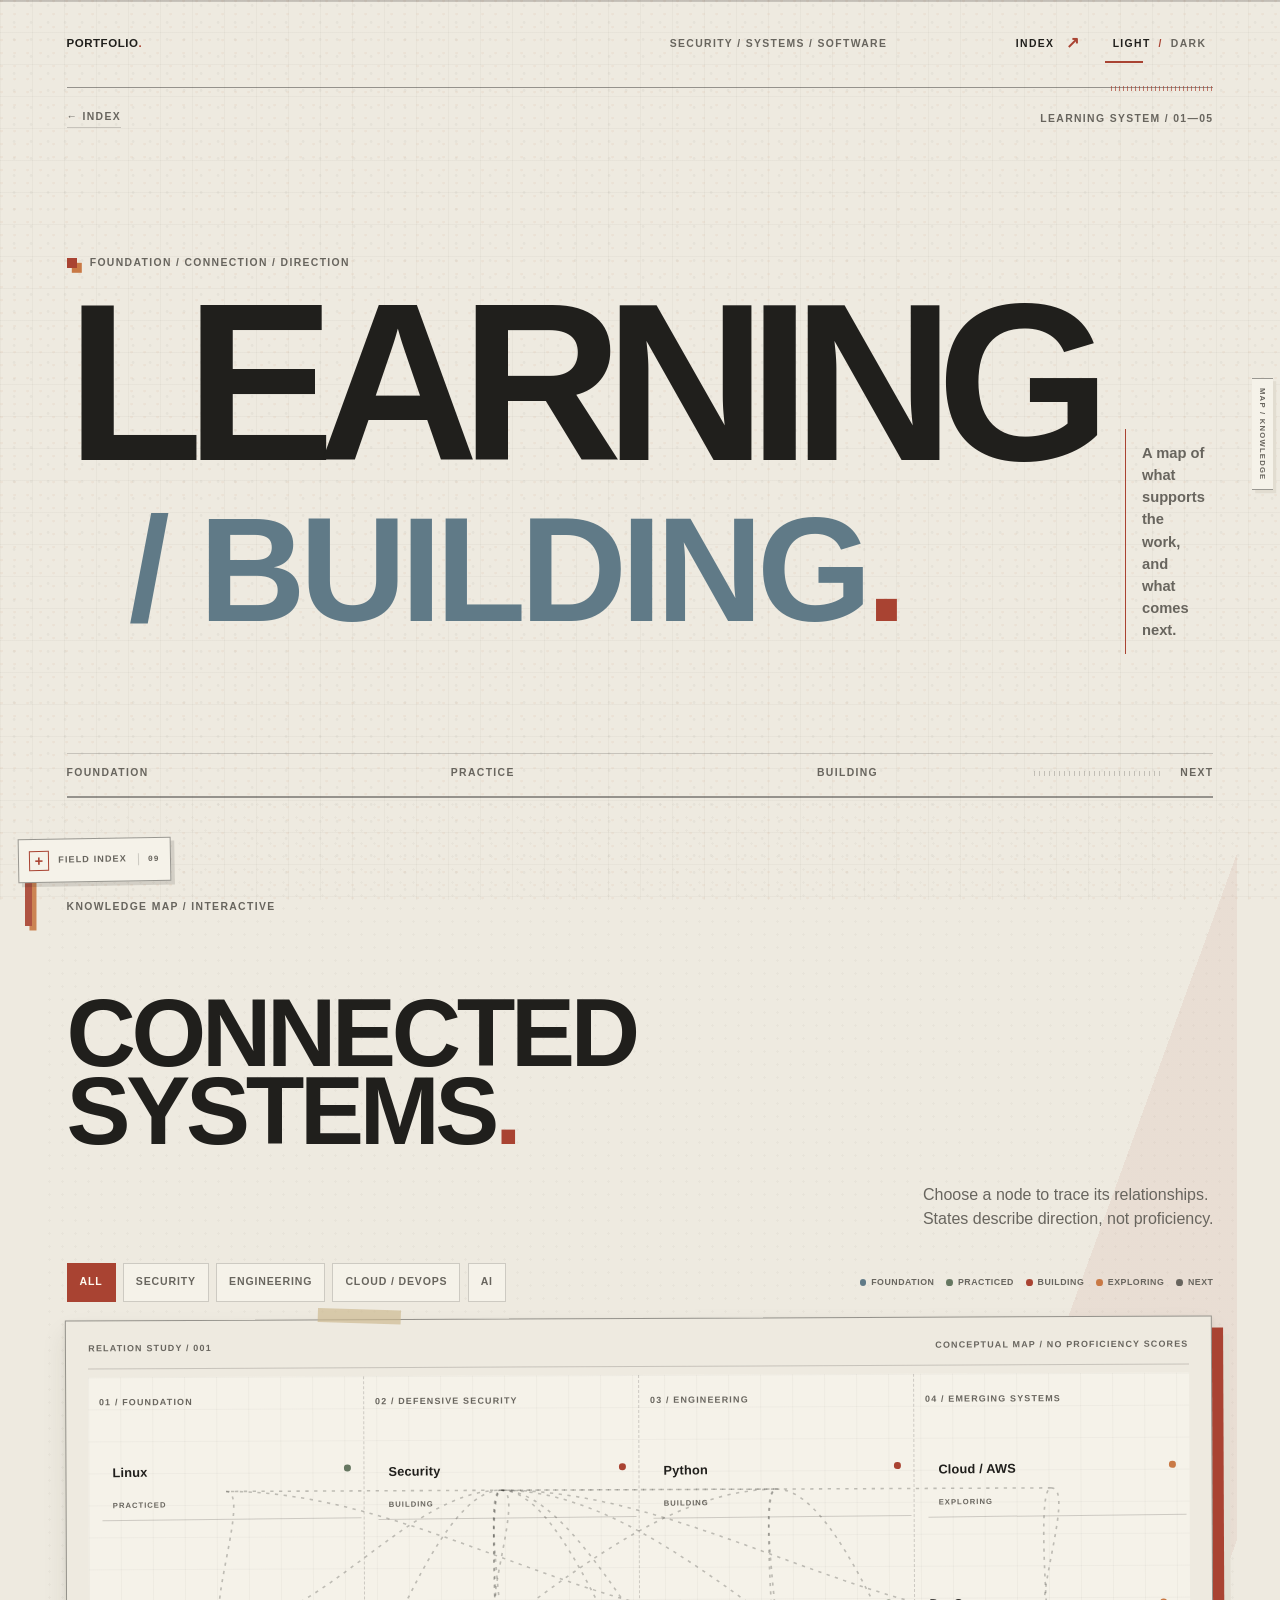
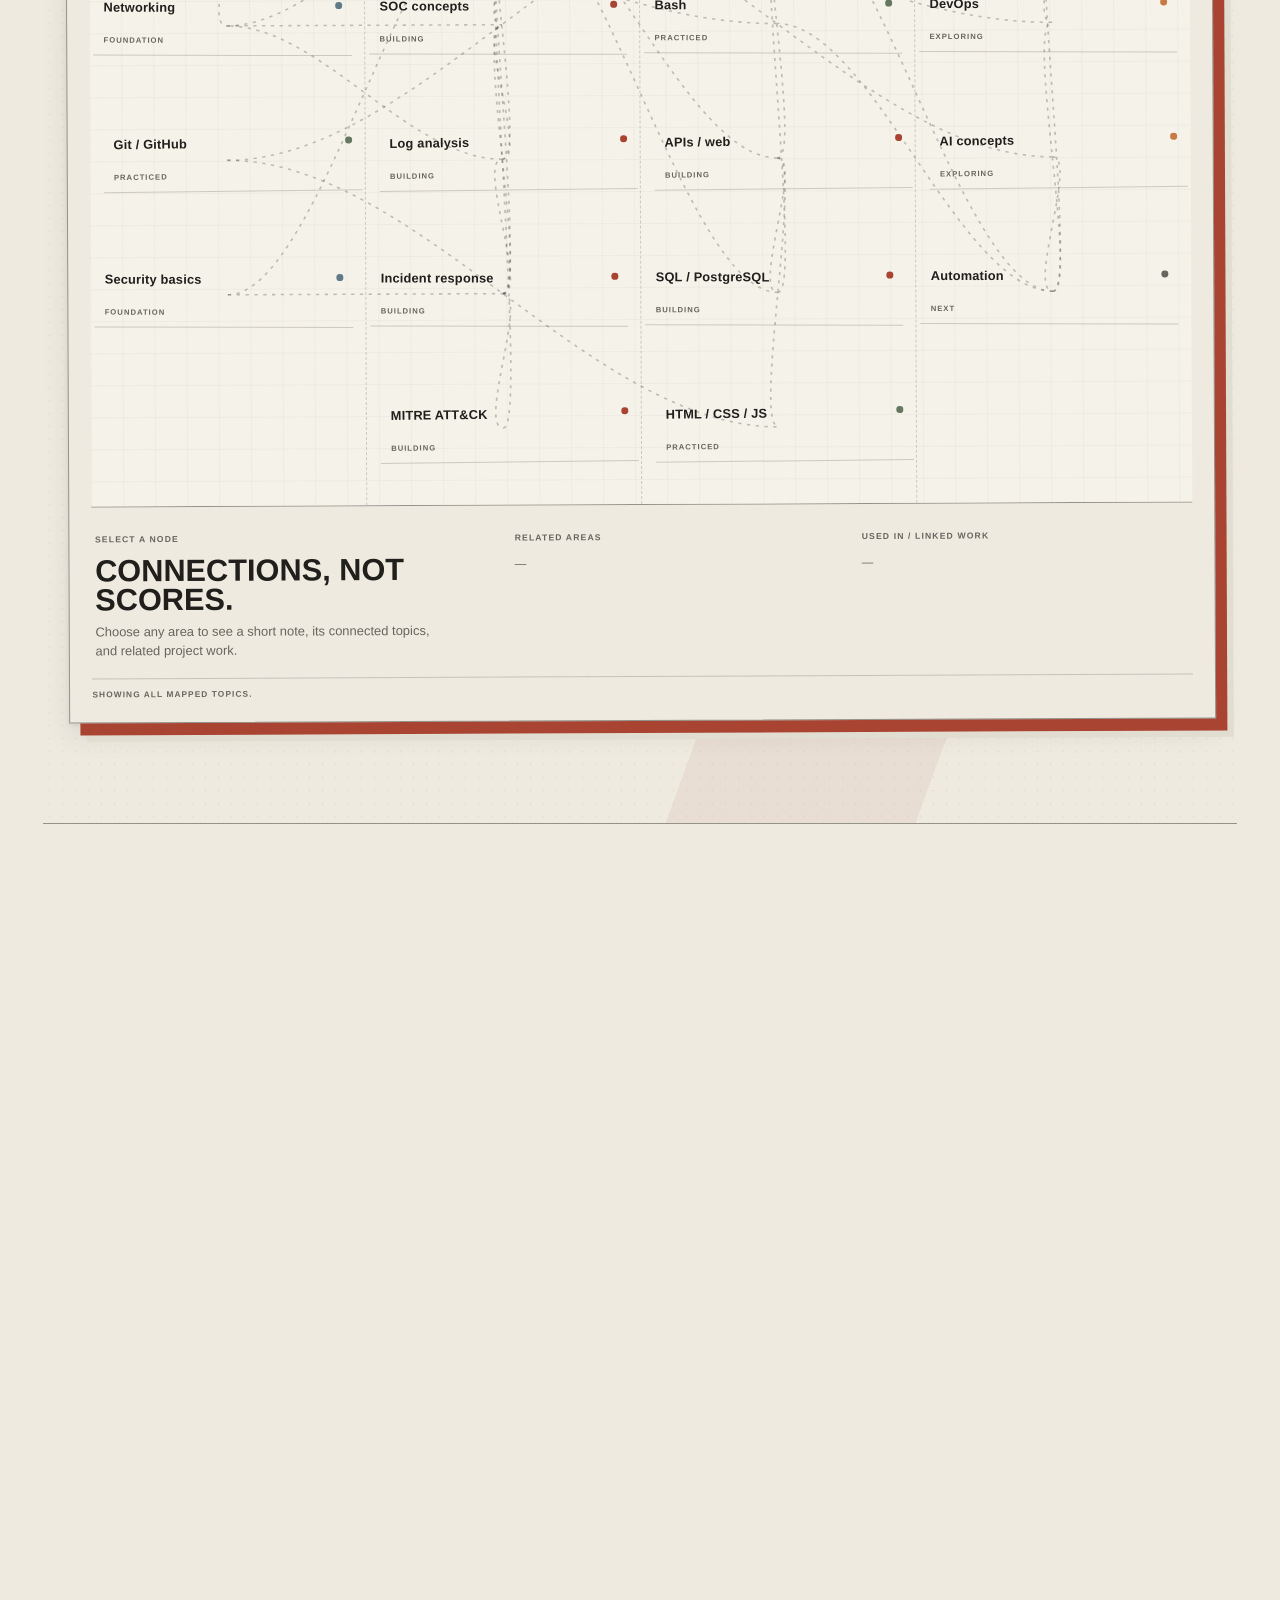
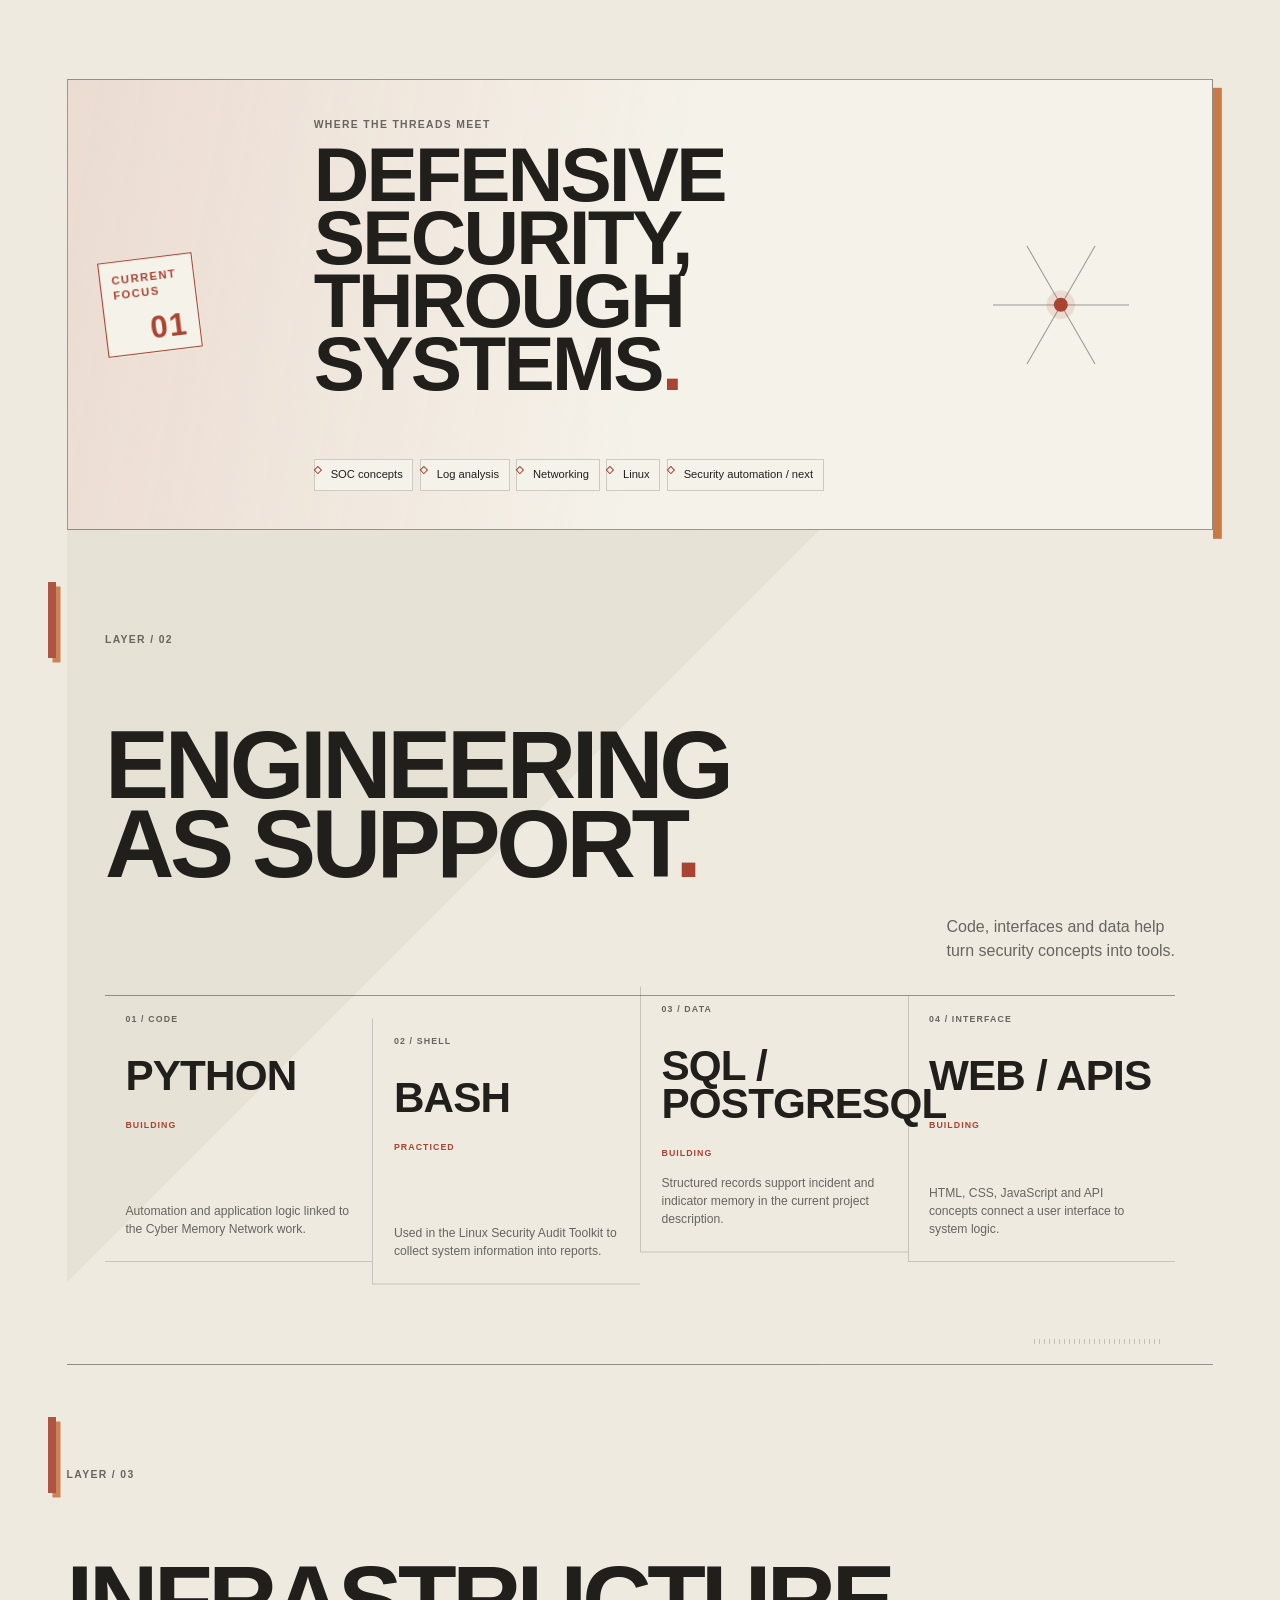
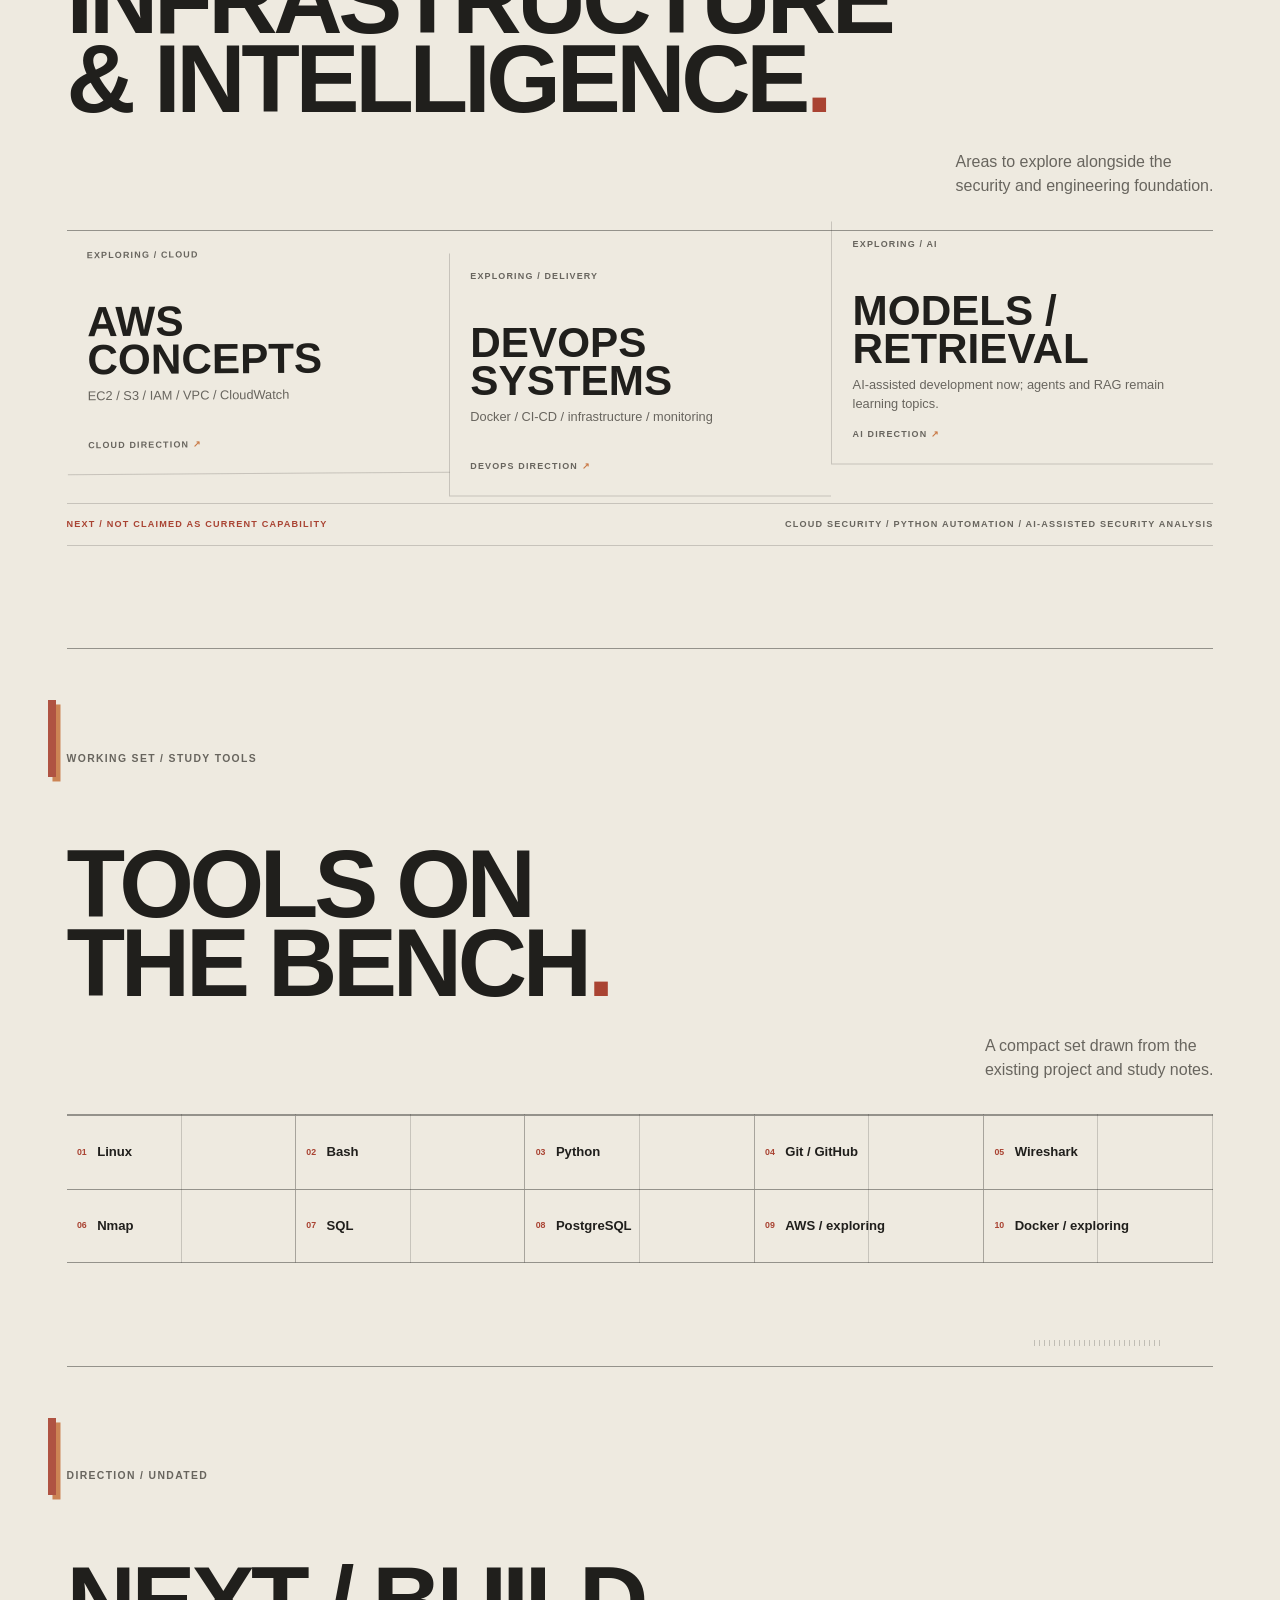
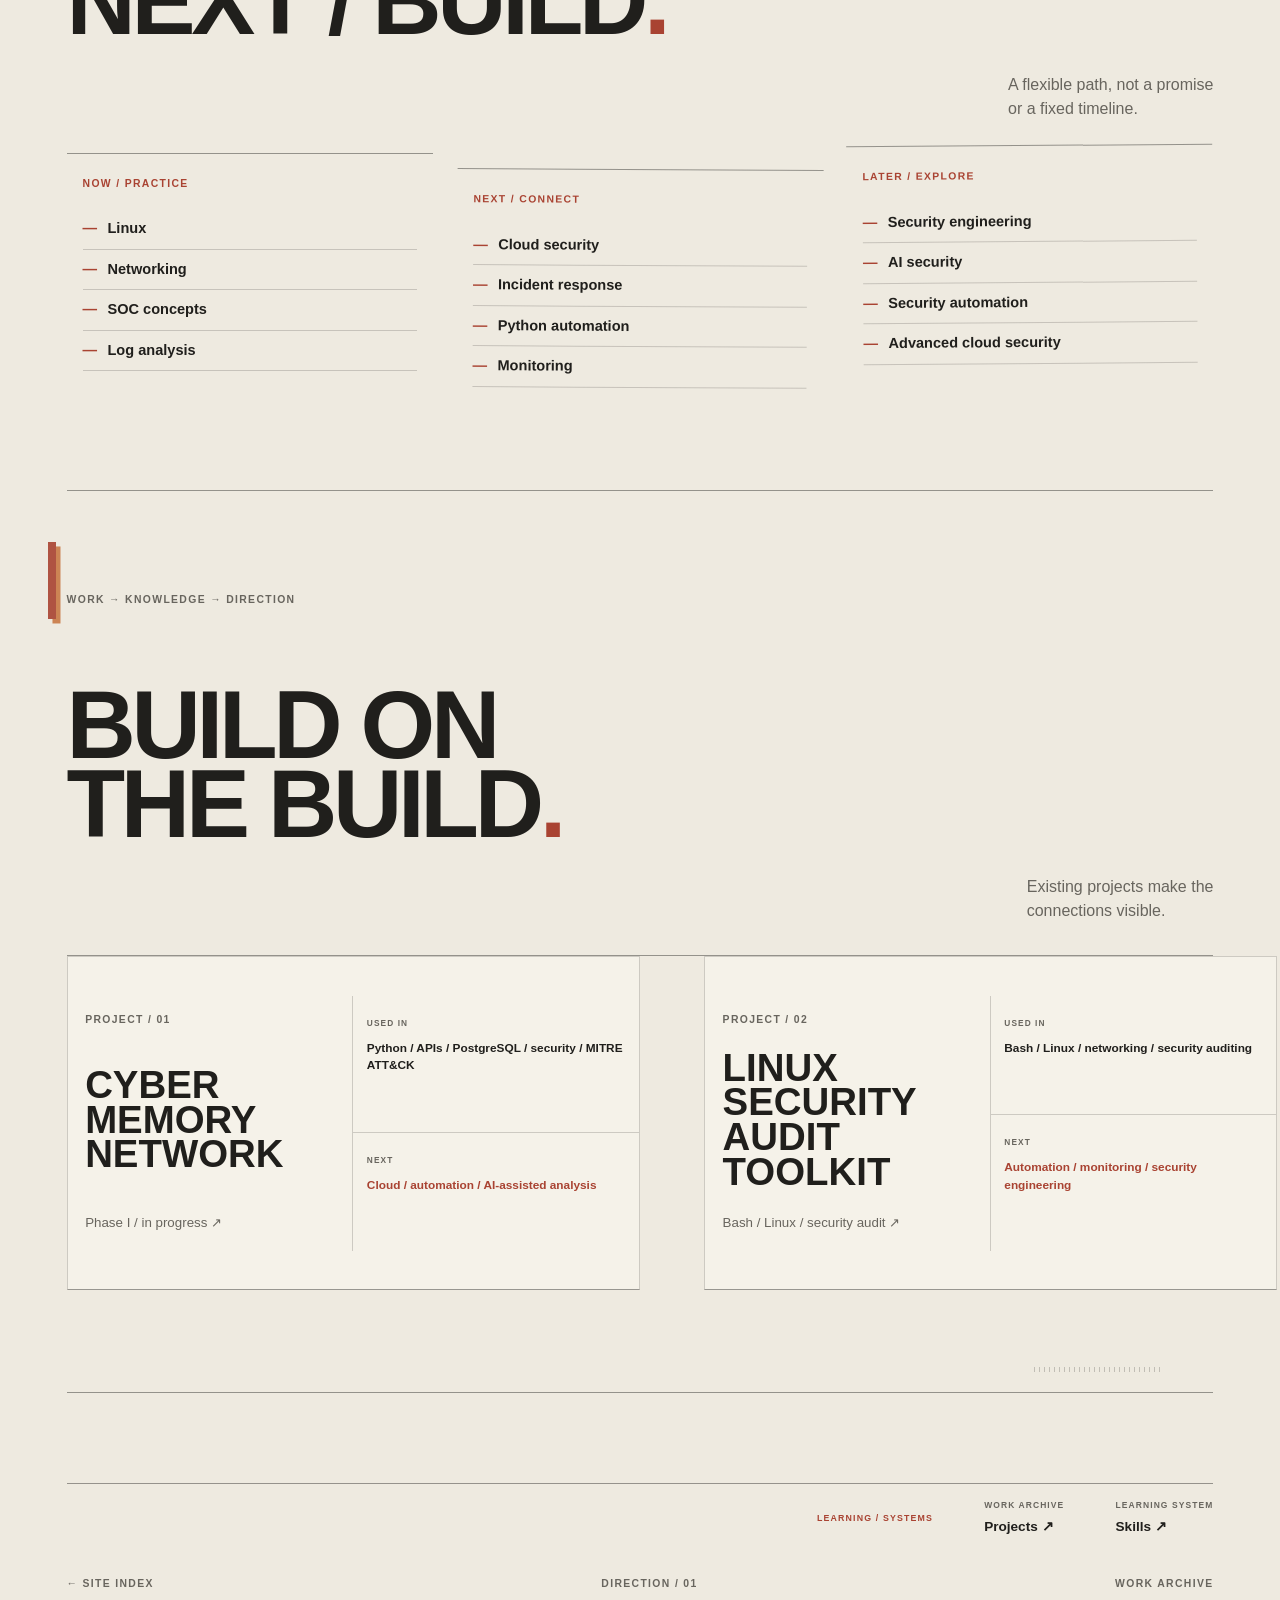
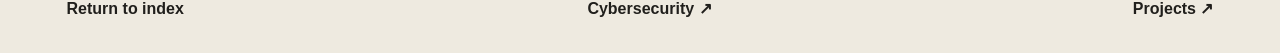
<file: skills/index.html>
<!doctype html>
<html lang="en">
  <head>
    <meta charset="utf-8">
    <meta name="viewport" content="width=device-width, initial-scale=1">
    <meta name="theme-color" content="#eeeae0">
    <meta name="description" content="A connected map of technical foundations, security practice, engineering work and current learning by Kiruthik.">
    <title>Learning / Systems — Kiruthik</title>
    <meta property="og:type" content="website">
    <meta property="og:site_name" content="Kiruthik">
    <meta property="og:title" content="Learning / Systems — Kiruthik">
    <meta property="og:description" content="A connected map of technical foundations, security practice, engineering work and current learning by Kiruthik.">
    <meta name="twitter:card" content="summary">
    <meta name="twitter:title" content="Learning / Systems — Kiruthik">
    <meta name="twitter:description" content="A connected map of technical foundations, security practice, engineering work and current learning by Kiruthik.">
    <link rel="icon" type="image/svg+xml" href="../favicon.svg">
    <script src="../theme.js" defer></script>
    <script src="../site-interactions.js" defer></script>
    <script src="skills.js" defer></script>
    <link rel="stylesheet" href="../styles.css">
  </head>
  <body class="grid-paper">
    <a class="skip-link" href="#main-content">Skip to content</a>
    <div class="page-shell skills-page">
      <header class="site-header">
        <a class="wordmark" href="../index.html" aria-label="Portfolio, beginning">PORTFOLIO<span class="wordmark-mark" aria-hidden="true">.</span></a>
        <span class="header-edition editorial-label">Security / Systems / Software</span>
        <a class="menu-link editorial-label" href="../index.html#directions">Index <span class="arrow" aria-hidden="true">↗</span></a>
        <button class="theme-toggle editorial-label" type="button" aria-label="Switch to dark mode" aria-pressed="false">
          <span class="theme-toggle-option theme-toggle-option--light">Light</span><span class="theme-toggle-divider" aria-hidden="true">/</span><span class="theme-toggle-option theme-toggle-option--dark">Dark</span><span class="theme-toggle-indicator" aria-hidden="true"></span>
        </button>
      </header>

      <main id="main-content" tabindex="-1">
        <section class="skills-hero" aria-labelledby="skills-title">
          <div class="skills-hero-meta editorial-label"><a href="../index.html#directions">← Index</a><span>Learning system / 01—05</span></div>
          <div class="skills-hero-main">
            <div>
              <p class="skills-kicker editorial-label"><i aria-hidden="true"></i> Foundation / connection / direction</p>
              <h1 id="skills-title">LEARNING<br><span>/ BUILDING<span>.</span></span></h1>
            </div>
            <p class="skills-hero-note">A map of what supports<br>the work, and what comes next.</p>
          </div>
          <div class="skills-hero-foot editorial-label"><span>FOUNDATION</span><span>PRACTICE</span><span>BUILDING</span><span>NEXT</span></div>
        </section>

        <section class="skills-map-section" id="knowledge-map" aria-labelledby="skills-map-heading">
          <div class="skills-section-heading">
            <div><p class="editorial-label">Knowledge map / interactive</p><h2 id="skills-map-heading">Connected<br>systems<span>.</span></h2></div>
            <p>Choose a node to trace its relationships.<br>States describe direction, not proficiency.</p>
          </div>

          <div class="skills-map-controls">
            <div class="skills-filter-list" role="group" aria-label="Filter knowledge map by area">
              <button type="button" class="skills-filter is-active" data-skill-filter="all" aria-pressed="true">All</button>
              <button type="button" class="skills-filter" data-skill-filter="security" aria-pressed="false">Security</button>
              <button type="button" class="skills-filter" data-skill-filter="engineering" aria-pressed="false">Engineering</button>
              <button type="button" class="skills-filter" data-skill-filter="cloud" aria-pressed="false">Cloud / DevOps</button>
              <button type="button" class="skills-filter" data-skill-filter="ai" aria-pressed="false">AI</button>
            </div>
            <ul class="skills-state-legend" aria-label="Learning state legend">
              <li><i class="state-dot state-dot--foundation" aria-hidden="true"></i>Foundation</li>
              <li><i class="state-dot state-dot--practiced" aria-hidden="true"></i>Practiced</li>
              <li><i class="state-dot state-dot--building" aria-hidden="true"></i>Building</li>
              <li><i class="state-dot state-dot--exploring" aria-hidden="true"></i>Exploring</li>
              <li><i class="state-dot state-dot--next" aria-hidden="true"></i>Next</li>
            </ul>
          </div>

          <div class="skills-map-plate paper-card" data-skill-map>
            <div class="skills-map-topline editorial-label"><span>Relation study / 001</span><span>Conceptual map / no proficiency scores</span></div>
            <div class="skills-map-canvas">
              <svg class="skills-map-edges" viewBox="0 0 1000 700" preserveAspectRatio="none" aria-hidden="true" data-skill-edges></svg>
              <div class="skills-map-columns">
                <section class="skills-map-column skills-map-column--foundation" aria-label="Foundation nodes">
                  <h3 class="editorial-label">01 / Foundation</h3>
                  <div data-skill-column="foundation"></div>
                </section>
                <section class="skills-map-column skills-map-column--security" aria-label="Defensive security nodes">
                  <h3 class="editorial-label">02 / Defensive security</h3>
                  <div data-skill-column="security"></div>
                </section>
                <section class="skills-map-column skills-map-column--engineering" aria-label="Engineering support nodes">
                  <h3 class="editorial-label">03 / Engineering</h3>
                  <div data-skill-column="engineering"></div>
                </section>
                <section class="skills-map-column skills-map-column--systems" aria-label="Cloud, DevOps and AI nodes">
                  <h3 class="editorial-label">04 / Emerging systems</h3>
                  <div data-skill-column="systems"></div>
                </section>
              </div>
            </div>
            <div class="skills-map-readout" aria-live="polite">
              <div><span class="editorial-label" data-skill-state>SELECT A NODE</span><h3 data-skill-name>Connections, not scores.</h3><p data-skill-description>Choose any area to see a short note, its connected topics, and related project work.</p></div>
              <div class="skills-map-related"><span class="editorial-label">Related areas</span><div data-skill-connections>—</div></div>
              <div class="skills-map-projects"><span class="editorial-label">Used in / linked work</span><div data-skill-projects>—</div></div>
            </div>
            <p class="skills-map-status editorial-label" data-skill-filter-status aria-live="polite">Showing all mapped topics.</p>
          </div>
        </section>

        <section class="skills-foundation-section" aria-labelledby="foundation-title">
          <div class="skills-section-heading">
            <div><p class="editorial-label">Layer / 01</p><h2 id="foundation-title">The base<br>layer<span>.</span></h2></div>
            <p>Core systems and programming<br>concepts feed the security layer.</p>
          </div>
          <div class="skills-foundation-diagram">
            <div class="skills-foundation-inputs">
              <span>Linux</span><span>Networking</span><span>Git / GitHub</span><span>Programming basics</span><span>Security fundamentals</span>
            </div>
            <div class="skills-foundation-join" aria-hidden="true"><i></i><i></i><i></i><i></i><i></i><b></b></div>
            <div class="skills-foundation-output"><span class="editorial-label">Applied focus</span><strong>DEFENSIVE<br>SECURITY</strong><small>Systems / analysis / response</small></div>
          </div>
        </section>

        <section class="skills-current-section" aria-labelledby="current-focus-title">
          <div class="skills-current-stamp editorial-label"><span>Current<br>focus</span><b>01</b></div>
          <div class="skills-current-copy">
            <p class="editorial-label">Where the threads meet</p>
            <h2 id="current-focus-title">Defensive security,<br>through systems<span>.</span></h2>
            <ul><li>SOC concepts</li><li>Log analysis</li><li>Networking</li><li>Linux</li><li>Security automation / next</li></ul>
          </div>
          <div class="skills-current-mark" aria-hidden="true"><i></i><i></i><i></i><b></b></div>
        </section>

        <section class="skills-support-section" aria-labelledby="engineering-title">
          <div class="skills-section-heading">
            <div><p class="editorial-label">Layer / 02</p><h2 id="engineering-title">Engineering<br>as support<span>.</span></h2></div>
            <p>Code, interfaces and data help<br>turn security concepts into tools.</p>
          </div>
          <div class="skills-support-grid">
            <article><span class="editorial-label">01 / Code</span><h3>Python<br><small>Building</small></h3><p>Automation and application logic linked to the Cyber Memory Network work.</p></article>
            <article><span class="editorial-label">02 / Shell</span><h3>Bash<br><small>Practiced</small></h3><p>Used in the Linux Security Audit Toolkit to collect system information into reports.</p></article>
            <article><span class="editorial-label">03 / Data</span><h3>SQL / PostgreSQL<br><small>Building</small></h3><p>Structured records support incident and indicator memory in the current project description.</p></article>
            <article><span class="editorial-label">04 / Interface</span><h3>Web / APIs<br><small>Building</small></h3><p>HTML, CSS, JavaScript and API concepts connect a user interface to system logic.</p></article>
          </div>
        </section>

        <section class="skills-frontier-section" aria-labelledby="frontier-title">
          <div class="skills-section-heading">
            <div><p class="editorial-label">Layer / 03</p><h2 id="frontier-title">Infrastructure<br>&amp; intelligence<span>.</span></h2></div>
            <p>Areas to explore alongside the<br>security and engineering foundation.</p>
          </div>
          <div class="skills-frontier-grid">
            <article class="skills-frontier-card skills-frontier-card--cloud"><span class="editorial-label">Exploring / Cloud</span><h3>AWS concepts</h3><p>EC2 / S3 / IAM / VPC / CloudWatch</p><a href="../cloud/" class="editorial-label">Cloud direction <span aria-hidden="true">↗</span></a></article>
            <article class="skills-frontier-card skills-frontier-card--devops"><span class="editorial-label">Exploring / Delivery</span><h3>DevOps systems</h3><p>Docker / CI-CD / infrastructure / monitoring</p><a href="../devops/" class="editorial-label">DevOps direction <span aria-hidden="true">↗</span></a></article>
            <article class="skills-frontier-card skills-frontier-card--ai"><span class="editorial-label">Exploring / AI</span><h3>Models / retrieval</h3><p>AI-assisted development now; agents and RAG remain learning topics.</p><a href="../ai/" class="editorial-label">AI direction <span aria-hidden="true">↗</span></a></article>
          </div>
          <p class="skills-future-note editorial-label"><span>Next / not claimed as current capability</span> Cloud security / Python automation / AI-assisted security analysis</p>
        </section>

        <section class="skills-toolbox-section" aria-labelledby="toolbox-title">
          <div class="skills-section-heading">
            <div><p class="editorial-label">Working set / study tools</p><h2 id="toolbox-title">Tools on<br>the bench<span>.</span></h2></div>
            <p>A compact set drawn from the<br>existing project and study notes.</p>
          </div>
          <ul class="skills-toolbox">
            <li><span>01</span>Linux</li><li><span>02</span>Bash</li><li><span>03</span>Python</li><li><span>04</span>Git / GitHub</li><li><span>05</span>Wireshark</li><li><span>06</span>Nmap</li><li><span>07</span>SQL</li><li><span>08</span>PostgreSQL</li><li><span>09</span>AWS / exploring</li><li><span>10</span>Docker / exploring</li>
          </ul>
        </section>

        <section class="skills-learning-section" aria-labelledby="learning-path-title">
          <div class="skills-section-heading">
            <div><p class="editorial-label">Direction / undated</p><h2 id="learning-path-title">Next / build<span>.</span></h2></div>
            <p>A flexible path, not a promise<br>or a fixed timeline.</p>
          </div>
          <div class="skills-learning-columns">
            <article><span class="editorial-label">Now / practice</span><ul><li>Linux</li><li>Networking</li><li>SOC concepts</li><li>Log analysis</li></ul></article>
            <article><span class="editorial-label">Next / connect</span><ul><li>Cloud security</li><li>Incident response</li><li>Python automation</li><li>Monitoring</li></ul></article>
            <article><span class="editorial-label">Later / explore</span><ul><li>Security engineering</li><li>AI security</li><li>Security automation</li><li>Advanced cloud security</li></ul></article>
          </div>
        </section>

        <section class="skills-project-path-section" aria-labelledby="project-path-title">
          <div class="skills-section-heading">
            <div><p class="editorial-label">Work → knowledge → direction</p><h2 id="project-path-title">Build on<br>the build<span>.</span></h2></div>
            <p>Existing projects make the<br>connections visible.</p>
          </div>
          <div class="skills-project-paths">
            <article class="skills-project-path">
              <a class="skills-project-name" href="../projects/#cyber-memory"><span class="editorial-label">Project / 01</span><strong>Cyber Memory<br>Network</strong><small>Phase I / in progress ↗</small></a>
              <div class="skills-path-bridge"><span class="editorial-label">Used in</span><p>Python / APIs / PostgreSQL / security / MITRE ATT&amp;CK</p></div>
              <div class="skills-path-bridge skills-path-bridge--next"><span class="editorial-label">Next</span><p>Cloud / automation / AI-assisted analysis</p></div>
            </article>
            <article class="skills-project-path">
              <a class="skills-project-name" href="../projects/#linux-audit"><span class="editorial-label">Project / 02</span><strong>Linux Security<br>Audit Toolkit</strong><small>Bash / Linux / security audit ↗</small></a>
              <div class="skills-path-bridge"><span class="editorial-label">Used in</span><p>Bash / Linux / networking / security auditing</p></div>
              <div class="skills-path-bridge skills-path-bridge--next"><span class="editorial-label">Next</span><p>Automation / monitoring / security engineering</p></div>
            </article>
          </div>
        </section>
      </main>

      <nav class="skills-page-nav" aria-label="Related pages">
        <a href="../index.html#directions"><span class="editorial-label">← Site index</span><strong>Return to index</strong></a>
        <a href="../cybersecurity/"><span class="editorial-label">Direction / 01</span><strong>Cybersecurity ↗</strong></a>
        <a href="../projects/"><span class="editorial-label">Work archive</span><strong>Projects ↗</strong></a>
      </nav>
    </div>
  </body>
</html>
</file>
<file: styles.css>
/* 1. Reset */
*,
*::before,
*::after {
  box-sizing: border-box;
}

html {
  scroll-behavior: smooth;
}

body,
h1,
p {
  margin: 0;
}

body {
  min-height: 100vh;
  overflow-x: hidden;
  transition: color 180ms ease, background-color 180ms ease;
}

a {
  color: inherit;
  text-decoration: none;
}

img {
  display: block;
  max-width: 100%;
}

/* 2. Design tokens */
:root {
  color-scheme: light;
  --paper: #eeeae0;
  --paper-light: #f5f2e9;
  --paper-dark: #e2ddd1;
  --photo-backing: #d8d2c5;
  --ink: #201f1c;
  --muted-ink: #68655e;
  --accent-red: #a94332;
  --accent-red-fill: #a94332;
  --red-block: #a94332;
  --accent-orange: #c97945;
  --accent-green: #667761;
  --accent-blue: #607a87;
  --grid-line: rgb(75 70 59 / 4%);
  --placeholder-mark: rgb(32 31 28 / 8%);
  --tape: rgb(204 184 139 / 64%);
  --line: rgb(32 31 28 / 19%);
  --line-strong: rgb(32 31 28 / 43%);
  --shadow-paper: 0 13px 26px rgb(47 40 29 / 9%), 0 2px 5px rgb(47 40 29 / 7%);
  --font-display: Impact, Haettenschweiler, "Arial Narrow Bold", "Arial Narrow", sans-serif;
  --font-body: "Arial", "Helvetica Neue", sans-serif;
  --page-gutter: clamp(1.25rem, 5.2vw, 5.5rem);
  --z-route-marker: 80;
  --z-floating-index: 950;
  --z-floating-control: 1000;
  --z-scroll-progress: 1200;
  --z-cursor: 1300;
  --z-skip-link: 1400;
}

:root[data-theme="dark"] {
  color-scheme: dark;
  --paper: #211f1d;
  --paper-light: #302d29;
  --paper-dark: #3b3832;
  --photo-backing: #443d36;
  --ink: #eee9dc;
  --muted-ink: #b0a99d;
  --accent-red: #dc745b;
  --accent-red-fill: #994232;
  --red-block: #8f392f;
  --accent-orange: #d29a6b;
  --accent-green: #9aa88d;
  --accent-blue: #8da9b3;
  --grid-line: rgb(238 233 220 / 5%);
  --placeholder-mark: rgb(238 233 220 / 9%);
  --tape: rgb(162 131 89 / 58%);
  --line: rgb(238 233 220 / 17%);
  --line-strong: rgb(238 233 220 / 40%);
  --shadow-paper: 0 15px 30px rgb(0 0 0 / 29%), 0 2px 6px rgb(0 0 0 / 20%);
}

/* 3. Typography */
body {
  color: var(--ink);
  font-family: var(--font-body);
  font-size: 1rem;
  line-height: 1.5;
  -webkit-font-smoothing: antialiased;
  text-rendering: optimizeLegibility;
}

.display-type {
  max-width: 8ch;
  font-family: var(--font-display);
  font-size: clamp(5.25rem, 16.5vw, 15.5rem);
  font-weight: 900;
  letter-spacing: -0.035em;
  line-height: 0.76;
  overflow-wrap: anywhere;
}

.title-break {
  display: block;
}

.title-period {
  color: var(--accent-red);
}

.intro-caption {
  margin-top: clamp(1.75rem, 4vw, 3.5rem);
  font-size: clamp(0.95rem, 1.35vw, 1.15rem);
  letter-spacing: -0.025em;
}

.editorial-label {
  font-size: 0.65rem;
  font-weight: 700;
  letter-spacing: 0.13em;
  line-height: 1.3;
  text-transform: uppercase;
}

.eyebrow,
.foot-note {
  color: var(--muted-ink);
  font-size: 0.78rem;
}

/* 4. Layout */
.page-shell {
  width: min(100%, 1600px);
  min-height: 100vh;
  margin-inline: auto;
  padding: 0 var(--page-gutter);
  display: flex;
  flex-direction: column;
}

.site-header {
  min-height: 5.5rem;
  display: grid;
  grid-template-columns: 1fr 1fr auto auto;
  align-items: center;
  border-bottom: 1px solid var(--line-strong);
  transition: border-color 180ms ease;
}

.wordmark {
  width: fit-content;
  font-size: 0.82rem;
  font-weight: 900;
  letter-spacing: 0.06em;
}

.wordmark-mark {
  color: var(--accent-red);
}

.header-edition {
  justify-self: center;
  color: var(--muted-ink);
}

.menu-link {
  margin-right: clamp(1rem, 2vw, 1.8rem);
  justify-self: end;
  display: inline-flex;
  align-items: center;
  gap: 0.7rem;
}

.theme-toggle {
  position: relative;
  min-height: 2.4rem;
  padding: 0.35rem 0.25rem;
  display: inline-flex;
  align-items: center;
  gap: 0.3rem;
  border: 0;
  background: transparent;
  color: var(--muted-ink);
  cursor: pointer;
  transition: color 180ms ease;
}

.theme-toggle-option {
  position: relative;
  z-index: 1;
  padding: 0.25rem 0.2rem;
}

.theme-toggle-divider {
  color: var(--accent-red);
}

:root:not([data-theme="dark"]) .theme-toggle-option--light,
:root[data-theme="dark"] .theme-toggle-option--dark {
  color: var(--ink);
}

.theme-toggle:hover {
  color: var(--ink);
}

.theme-toggle-indicator {
  position: absolute;
  right: 0;
  bottom: 0.18rem;
  left: 0;
  width: 35%;
  height: 2px;
  background: var(--accent-red);
  transition: transform 180ms ease, background-color 180ms ease;
}

:root[data-theme="dark"] .theme-toggle-indicator {
  transform: translateX(185%);
}

.theme-toggle:focus-visible,
a:focus-visible {
  outline: 2px solid var(--accent-red);
  outline-offset: 4px;
}

.arrow {
  color: var(--accent-red);
  font-size: 1rem;
}

main {
  flex: 1;
}

.intro {
  min-height: min(720px, calc(100vh - 9rem));
  padding-block: clamp(2rem, 5vw, 4.8rem) clamp(2.5rem, 5vw, 4.5rem);
  display: flex;
  flex-direction: column;
}

.intro-meta {
  display: flex;
  align-items: center;
  gap: 1rem;
  color: var(--muted-ink);
}

.meta-rule {
  width: clamp(2rem, 6vw, 5rem);
  height: 1px;
  background: var(--line-strong);
}

.intro-layout {
  flex: 1;
  display: grid;
  grid-template-columns: minmax(0, 1.4fr) minmax(220px, 0.6fr);
  align-items: center;
  gap: clamp(2rem, 7vw, 7rem);
  padding-block: clamp(2.5rem, 6vw, 5.5rem);
}

.intro-copy {
  position: relative;
  z-index: 1;
}

.eyebrow {
  margin-bottom: clamp(1.25rem, 3.3vw, 2.75rem);
  display: flex;
  align-items: center;
  gap: 0.6rem;
}

.intro-foot,
.page-footer {
  display: flex;
  align-items: center;
  justify-content: space-between;
}

.foot-number {
  color: var(--muted-ink);
}

.foot-number span {
  padding-inline: 0.25rem;
  color: var(--accent-red);
}

.page-footer {
  min-height: 4.5rem;
  gap: 1rem;
  border-top: 1px solid var(--line-strong);
  color: var(--muted-ink);
}

.footer-rule {
  width: 100%;
  height: 1px;
  background: var(--line);
}

/* 5. Backgrounds and textures */
.grid-paper {
  background-color: var(--paper);
  background-image:
    linear-gradient(var(--grid-line) 1px, transparent 1px),
    linear-gradient(90deg, var(--grid-line) 1px, transparent 1px);
  background-size: 28px 28px;
}

.grid-paper--fine {
  background-size: 14px 14px;
}

/* 6. Paper and editorial components */
.paper {
  background-color: var(--paper-light);
  border: 1px solid var(--line);
  transition: color 180ms ease, background-color 180ms ease, border-color 180ms ease;
}

.paper-card {
  position: relative;
  background-color: var(--paper-light);
  border: 1px solid var(--line);
  box-shadow: var(--shadow-paper);
  transition: color 180ms ease, background-color 180ms ease, border-color 180ms ease, box-shadow 180ms ease;
}

.study-card {
  width: min(100%, 340px);
  justify-self: center;
  padding: clamp(1rem, 2.2vw, 1.5rem);
  transform: rotate(1.2deg);
}

.card-index {
  display: block;
  margin-bottom: 1rem;
  color: var(--muted-ink);
}

.image-placeholder {
  position: relative;
  min-height: clamp(190px, 27vw, 290px);
  overflow: hidden;
  display: grid;
  place-items: center;
  background-color: var(--paper-dark);
  background-image:
    linear-gradient(135deg, transparent 49.8%, var(--placeholder-mark) 50%, transparent 50.2%),
    linear-gradient(45deg, transparent 49.8%, var(--placeholder-mark) 50%, transparent 50.2%);
  background-size: 100% 100%;
  border: 1px solid var(--line);
  transition: background-color 180ms ease, border-color 180ms ease;
}

.placeholder-text {
  position: relative;
  z-index: 1;
  padding: 0.45rem 0.6rem;
  background: var(--paper-light);
  color: var(--muted-ink);
  font-size: 0.57rem;
}

.placeholder-coordinates {
  position: absolute;
  right: 0.65rem;
  bottom: 0.55rem;
  color: var(--muted-ink);
  font-size: 0.58rem;
  letter-spacing: 0.08em;
}

.card-footer {
  padding-top: 0.9rem;
  display: flex;
  align-items: center;
  justify-content: space-between;
  color: var(--muted-ink);
}

.card-footer-mark {
  color: var(--accent-orange);
  font-size: 1.15rem;
}

/* 7. Graphic details */
.red-dot,
.blue-dot {
  width: 0.42rem;
  height: 0.42rem;
  display: inline-block;
  flex: 0 0 auto;
  border-radius: 50%;
}

.red-dot {
  background: var(--accent-red);
}

.blue-dot {
  margin-left: 0.4rem;
  background: var(--accent-blue);
  vertical-align: 0.02em;
}

.corner-mark {
  position: absolute;
  width: 0.7rem;
  height: 0.7rem;
  pointer-events: none;
}

.corner-mark--top {
  top: -0.3rem;
  right: -0.3rem;
  border-top: 1px solid var(--accent-red);
  border-right: 1px solid var(--accent-red);
}

.corner-mark--bottom {
  bottom: -0.3rem;
  left: -0.3rem;
  border-bottom: 1px solid var(--accent-red);
  border-left: 1px solid var(--accent-red);
}

.placeholder-cross {
  position: absolute;
  width: 1rem;
  height: 1rem;
  opacity: 0.45;
}

.placeholder-cross::before,
.placeholder-cross::after {
  position: absolute;
  inset: 50% auto auto 50%;
  content: "";
  background: var(--muted-ink);
  transform: translate(-50%, -50%);
}

.placeholder-cross::before {
  width: 1px;
  height: 100%;
}

.placeholder-cross::after {
  width: 100%;
  height: 1px;
}

/* Reusable motifs for future sections: restrained, ink-like and print friendly. */
.sticker {
  display: inline-block;
  padding: 0.4rem 0.65rem;
  background: var(--accent-orange);
  color: var(--ink);
  box-shadow: 1px 2px 3px rgb(32 31 28 / 12%);
  transform: rotate(-2deg);
}

.tape {
  position: absolute;
  width: 4.5rem;
  height: 1.15rem;
  background: rgb(204 184 139 / 55%);
  transform: rotate(-5deg);
}

.note {
  padding: 1rem 1.15rem;
  background: var(--paper-light);
  border: 1px solid var(--line);
  box-shadow: 2px 4px 10px rgb(47 40 29 / 7%);
}

/* 8. Responsive foundation */
@media (max-width: 760px) {
  :root {
    --page-gutter: clamp(1.1rem, 5vw, 2.25rem);
  }

  .site-header {
    min-height: 4.7rem;
    grid-template-columns: 1fr auto auto;
  }

  .header-edition {
    display: none;
  }

  .intro {
    min-height: auto;
    padding-block: 2.25rem 2rem;
  }

  .intro-layout {
    grid-template-columns: minmax(0, 1fr);
    gap: 3.25rem;
    padding-block: 3.25rem;
  }

  .display-type {
    font-size: clamp(5.5rem, 23vw, 10rem);
  }

  .study-card {
    width: min(78%, 330px);
    justify-self: end;
    margin-right: 0.5rem;
  }

  .image-placeholder {
    min-height: clamp(210px, 65vw, 290px);
  }
}

@media (max-width: 420px) {
  .site-header {
    min-height: 4.25rem;
    column-gap: 0.4rem;
  }

  .wordmark {
    font-size: 0.72rem;
  }

  .menu-link {
    margin-right: 0.25rem;
    gap: 0.35rem;
  }

  .theme-toggle {
    min-height: 2.2rem;
    padding-inline: 0.25rem;
    gap: 0.16rem;
  }

  .theme-toggle-option {
    padding-inline: 0.12rem;
  }

  .intro-meta {
    gap: 0.65rem;
  }

  .editorial-label {
    font-size: 0.58rem;
  }

  .display-type {
    font-size: clamp(4.7rem, 22vw, 6rem);
  }

  .study-card {
    width: 88%;
  }

  .page-footer {
    min-height: 4rem;
  }
}

@media (prefers-reduced-motion: reduce) {
  html {
    scroll-behavior: auto;
  }
}

/* DIRECTIONS INDEX */
.directions {
  position: relative;
  padding: clamp(4.5rem, 9vw, 8.5rem) 0 clamp(5rem, 9vw, 8rem);
  border-top: 1px solid var(--line-strong);
}

.directions::before {
  position: absolute;
  top: 0;
  left: 0;
  width: clamp(4rem, 9vw, 8rem);
  height: 3px;
  background: var(--accent-red);
  content: "";
}

.directions-heading {
  margin-bottom: clamp(3rem, 7vw, 6.5rem);
  display: flex;
  align-items: flex-end;
  justify-content: space-between;
  gap: 2rem;
}

.directions-kicker {
  margin-bottom: 1.2rem;
  display: flex;
  align-items: center;
  gap: 0.7rem;
  color: var(--muted-ink);
}

.directions-kicker .graphic-mark {
  transform: rotate(-12deg);
}

.directions-title {
  font-family: var(--font-display);
  font-size: clamp(3.8rem, 9.5vw, 8.5rem);
  font-weight: 900;
  letter-spacing: -0.045em;
  line-height: 0.85;
  text-transform: uppercase;
}

.directions-title span {
  color: var(--accent-red);
}

.directions-note {
  padding-bottom: 0.35rem;
  color: var(--muted-ink);
  font-size: 0.85rem;
  line-height: 1.55;
}

.directions-grid {
  display: grid;
  grid-template-columns: repeat(12, minmax(0, 1fr));
  column-gap: clamp(1rem, 2.8vw, 2.75rem);
  row-gap: clamp(3rem, 7vw, 6.5rem);
  align-items: start;
}

.direction {
  --direction-accent: var(--accent-red);
  position: relative;
  min-width: 0;
  min-height: 270px;
  padding: 0.85rem 0.9rem 1rem;
  display: flex;
  flex-direction: column;
  color: var(--ink);
  border-top: 1px solid var(--line-strong);
  background: linear-gradient(145deg, rgb(255 255 255 / 12%), transparent 65%);
  transition: transform 220ms ease, color 180ms ease, background-color 180ms ease, border-color 180ms ease;
}

.direction:hover,
.direction:focus-visible {
  z-index: 2;
  transform: translateY(-5px) rotate(-0.35deg);
}

.direction--cyber {
  grid-column: 1 / span 4;
  margin-top: 2rem;
  --direction-accent: var(--accent-red);
}

.direction--devops {
  grid-column: 6 / span 4;
  margin-top: -1rem;
  --direction-accent: var(--accent-blue);
}

.direction--games {
  grid-column: 10 / span 3;
  margin-top: 4rem;
  --direction-accent: var(--accent-orange);
}

.direction--fullstack {
  grid-column: 2 / span 4;
  margin-top: 1rem;
  --direction-accent: var(--accent-green);
}

.direction--cloud {
  grid-column: 6 / span 3;
  margin-top: 3rem;
  --direction-accent: var(--accent-blue);
}

.direction--ai {
  grid-column: 10 / span 3;
  margin-top: -1rem;
  --direction-accent: var(--accent-red);
}

.direction-topline {
  min-height: 1.8rem;
  display: flex;
  align-items: center;
  justify-content: space-between;
  gap: 0.5rem;
  color: var(--muted-ink);
}

.direction-number {
  color: var(--direction-accent);
  font-family: var(--font-display);
  font-size: 1.5rem;
  line-height: 1;
}

.direction-art {
  position: relative;
  height: clamp(120px, 16vw, 190px);
  margin: 0.8rem 0 1rem;
  overflow: hidden;
  border: 1px solid var(--line);
  background-color: var(--paper-light);
  background-image:
    linear-gradient(var(--grid-line) 1px, transparent 1px),
    linear-gradient(90deg, var(--grid-line) 1px, transparent 1px);
  background-size: 16px 16px;
  transition: background-color 180ms ease, border-color 180ms ease;
}

.direction-bottom {
  margin-top: auto;
  display: flex;
  align-items: flex-end;
  justify-content: space-between;
  gap: 0.75rem;
}

.direction h3 {
  font-family: var(--font-display);
  font-size: clamp(1.5rem, 2.4vw, 2.35rem);
  font-weight: 900;
  letter-spacing: -0.025em;
  line-height: 0.98;
  text-transform: uppercase;
}

.direction p {
  margin-top: 0.5rem;
  color: var(--muted-ink);
  font-size: 0.72rem;
  line-height: 1.4;
}

.direction-arrow {
  width: 2rem;
  height: 2rem;
  flex: 0 0 auto;
  display: grid;
  place-items: center;
  border: 1px solid var(--line);
  color: var(--direction-accent);
  font-size: 1rem;
  transition: color 180ms ease, background-color 180ms ease, border-color 180ms ease, transform 180ms ease;
}

.direction:hover .direction-arrow,
.direction:focus-visible .direction-arrow {
  color: var(--paper-light);
  background: var(--direction-accent);
  border-color: var(--direction-accent);
  transform: translate(2px, -2px);
}

/* Cybersecurity: restrained log and signal marks. */
.cyber-readout {
  position: absolute;
  top: 0.7rem;
  left: 0.8rem;
  color: var(--muted-ink);
  font-family: monospace;
  font-size: 0.58rem;
  letter-spacing: 0.12em;
}

.cyber-readout i {
  margin-left: 0.5rem;
  color: var(--direction-accent);
  font-style: normal;
}

.cyber-log {
  position: absolute;
  top: 2rem;
  left: 0.8rem;
  width: 43%;
  display: grid;
  gap: 0.45rem;
}

.cyber-log i {
  height: 3px;
  display: block;
  background: var(--line-strong);
}

.cyber-log i:nth-child(2) { width: 75%; }
.cyber-log i:nth-child(3) { width: 88%; background: var(--direction-accent); }
.cyber-log i:nth-child(4) { width: 58%; }

.cyber-axis {
  position: absolute;
  top: 1rem;
  right: 1.65rem;
  width: 1px;
  height: 75%;
  background: var(--line-strong);
  transform: rotate(35deg);
}

.cyber-node {
  position: absolute;
  width: 0.55rem;
  aspect-ratio: 1;
  border: 1px solid var(--direction-accent);
  border-radius: 50%;
  background: var(--paper-light);
}

.cyber-node--one { top: 1.35rem; right: 1.4rem; }
.cyber-node--two { top: 3.1rem; right: 2.35rem; }
.cyber-node--three { top: 4.4rem; right: 1rem; }

/* DevOps: a connected build-to-delivery path. */
.pipeline-line {
  position: absolute;
  top: 50%;
  left: 10%;
  width: 78%;
  height: 1px;
  background: var(--direction-accent);
  transform: rotate(-8deg);
}

.pipeline-line::after {
  position: absolute;
  top: -0.22rem;
  right: 0;
  width: 0.4rem;
  height: 0.4rem;
  border-top: 1px solid var(--direction-accent);
  border-right: 1px solid var(--direction-accent);
  content: "";
  transform: rotate(45deg);
}

.pipeline-node {
  position: absolute;
  top: calc(50% - 0.42rem);
  width: 0.85rem;
  aspect-ratio: 1;
  border: 1px solid var(--direction-accent);
  background: var(--paper-light);
  transform: rotate(45deg);
}

.pipeline-node--a { left: 18%; }
.pipeline-node--b { left: 49%; }
.pipeline-node--c { right: 12%; }

.pipeline-label {
  position: absolute;
  top: 23%;
  color: var(--muted-ink);
  font-size: 0.52rem;
  letter-spacing: 0.13em;
}

.pipeline-label--a { left: 12%; }
.pipeline-label--b { right: 8%; top: 67%; }

/* Game development: a small level marker and pixel-like shapes. */
.game-level {
  position: absolute;
  top: 0.7rem;
  left: 0.75rem;
  color: var(--direction-accent);
  font-family: monospace;
  font-size: 0.6rem;
  letter-spacing: 0.1em;
}

.game-level b {
  padding-left: 0.35rem;
  color: var(--ink);
}

.game-cross {
  position: absolute;
  top: 37%;
  left: 45%;
  width: 1.1rem;
  height: 1.1rem;
  background: var(--direction-accent);
  clip-path: polygon(35% 0, 65% 0, 65% 35%, 100% 35%, 100% 65%, 65% 65%, 65% 100%, 35% 100%, 35% 65%, 0 65%, 0 35%, 35% 35%);
}

.game-pixel {
  position: absolute;
  width: 0.5rem;
  aspect-ratio: 1;
  background: var(--ink);
}

.game-pixel--one { top: 30%; left: 68%; }
.game-pixel--two { top: 54%; left: 72%; width: 0.3rem; }

.game-ground {
  position: absolute;
  right: 12%;
  bottom: 22%;
  left: 12%;
  height: 1px;
  background: var(--line-strong);
}

/* Full stack: front and back layers offset like interface proofs. */
.stack-panel {
  position: absolute;
  width: 43%;
  height: 64%;
  padding: 0.6rem;
  display: flex;
  flex-direction: column;
  justify-content: space-between;
  border: 1px solid var(--line-strong);
  background: var(--paper-light);
  box-shadow: 2px 3px 0 rgb(32 31 28 / 9%);
  transform: rotate(-4deg);
}

.stack-panel--front { top: 20%; left: 15%; }
.stack-panel--back { top: 12%; left: 43%; transform: rotate(4deg); }

.stack-panel i {
  width: 55%;
  height: 3px;
  display: block;
  background: var(--direction-accent);
}

.stack-panel b {
  font-family: var(--font-display);
  font-size: clamp(0.9rem, 1.4vw, 1.25rem);
}

.stack-panel em {
  color: var(--muted-ink);
  font-size: 0.48rem;
  font-style: normal;
  letter-spacing: 0.12em;
}

.stack-plus {
  position: absolute;
  top: 47%;
  left: 48%;
  z-index: 1;
  color: var(--direction-accent);
  font-family: var(--font-display);
  font-size: 1.5rem;
}

/* Cloud: distributed nodes on a quiet, connected plane. */
.cloud-wire {
  position: absolute;
  height: 1px;
  background: var(--direction-accent);
  transform-origin: left center;
}

.cloud-wire--one { top: 34%; left: 22%; width: 48%; transform: rotate(20deg); }
.cloud-wire--two { top: 68%; left: 22%; width: 55%; transform: rotate(-19deg); }
.cloud-wire--three { top: 29%; left: 70%; width: 32%; transform: rotate(67deg); }

.cloud-node {
  position: absolute;
  z-index: 1;
  width: 0.65rem;
  aspect-ratio: 1;
  border: 1px solid var(--direction-accent);
  border-radius: 50%;
  background: var(--paper-light);
}

.cloud-node--one { top: 24%; left: 18%; }
.cloud-node--two { top: 57%; left: 18%; }
.cloud-node--three { top: 43%; left: 67%; width: 0.9rem; }
.cloud-node--four { top: 70%; right: 18%; }

.cloud-core {
  position: absolute;
  top: 39%;
  left: 45%;
  color: var(--direction-accent);
  font-family: var(--font-display);
  font-size: 1.5rem;
}

/* AI: a sparse relationship graph, not a brain icon. */
.ai-link {
  position: absolute;
  height: 1px;
  background: var(--line-strong);
  transform-origin: left center;
}

.ai-link--one { top: 30%; left: 20%; width: 48%; transform: rotate(26deg); }
.ai-link--two { top: 68%; left: 20%; width: 52%; transform: rotate(-24deg); }
.ai-link--three { top: 29%; left: 68%; width: 34%; transform: rotate(61deg); }
.ai-link--four { top: 51%; left: 49%; width: 35%; transform: rotate(152deg); }

.ai-node {
  position: absolute;
  z-index: 1;
  width: 0.55rem;
  aspect-ratio: 1;
  border: 1px solid var(--direction-accent);
  border-radius: 50%;
  background: var(--paper-light);
}

.ai-node--one { top: 22%; left: 17%; }
.ai-node--two { top: 61%; left: 17%; }
.ai-node--three { top: 44%; left: 45%; width: 0.85rem; background: var(--direction-accent); }
.ai-node--four { top: 22%; right: 23%; }
.ai-node--five { right: 13%; bottom: 19%; }

/* The six destinations are deliberately only entry points at this stage. */
.destination-page {
  min-height: calc(100svh - 10rem);
  display: flex;
  flex-direction: column;
}

.destination-main {
  flex: 1;
  padding-block: clamp(3rem, 9vw, 8rem);
  display: grid;
  grid-template-columns: minmax(0, 1fr) minmax(180px, 0.55fr);
  align-items: center;
  gap: clamp(2rem, 8vw, 8rem);
}

.destination-number {
  margin-bottom: 1.5rem;
  color: var(--accent-red);
  font-family: var(--font-display);
  font-size: clamp(1.5rem, 3vw, 2.5rem);
}

.destination-title {
  max-width: 10ch;
  font-family: var(--font-display);
  font-size: clamp(4rem, 11vw, 10rem);
  letter-spacing: -0.04em;
  line-height: 0.82;
  text-transform: uppercase;
  overflow-wrap: anywhere;
}

.destination-description {
  margin-top: 2rem;
  color: var(--muted-ink);
  font-size: clamp(0.9rem, 1.3vw, 1.1rem);
}

.destination-plate {
  position: relative;
  min-height: 250px;
  padding: 1.25rem;
  display: flex;
  flex-direction: column;
  justify-content: space-between;
  background-color: var(--paper-light);
  border: 1px solid var(--line);
  box-shadow: var(--shadow-paper);
  transform: rotate(1deg);
}

.destination-plate::before {
  position: absolute;
  inset: 0.7rem;
  border: 1px solid var(--line);
  content: "";
  pointer-events: none;
}

.destination-plate .graphic-mark {
  align-self: center;
  width: clamp(3rem, 6vw, 5rem);
}

.destination-back {
  width: fit-content;
  margin-top: 2rem;
  padding-bottom: 0.35rem;
  display: inline-flex;
  align-items: center;
  gap: 0.7rem;
  border-bottom: 1px solid var(--accent-red);
  font-size: 0.75rem;
  font-weight: 700;
  letter-spacing: 0.1em;
  text-transform: uppercase;
}

.destination-index {
  padding-top: 1rem;
  border-top: 1px solid var(--line);
}

.destination-index a {
  color: var(--muted-ink);
}

.destination-index a:hover,
.destination-index a:focus-visible {
  color: var(--accent-red);
}

@media (max-width: 900px) {
  .direction--cyber { grid-column: 1 / span 5; }
  .direction--devops { grid-column: 7 / span 5; }
  .direction--games { grid-column: 2 / span 5; margin-top: 0; }
  .direction--fullstack { grid-column: 7 / span 5; }
  .direction--cloud { grid-column: 1 / span 5; margin-top: 0; }
  .direction--ai { grid-column: 7 / span 5; }

  .direction {
    min-height: 250px;
  }
}

@media (max-width: 600px) {
  .directions {
    padding-block: 4rem 4.5rem;
  }

  .directions-heading {
    margin-bottom: 2.75rem;
    align-items: flex-start;
    flex-direction: column;
    gap: 1rem;
  }

  .directions-title {
    font-size: clamp(3.5rem, 17vw, 5.5rem);
  }

  .directions-note {
    align-self: flex-end;
    text-align: right;
  }

  .directions-grid {
    grid-template-columns: minmax(0, 1fr);
    row-gap: 2.2rem;
  }

  .direction--cyber,
  .direction--devops,
  .direction--games,
  .direction--fullstack,
  .direction--cloud,
  .direction--ai {
    grid-column: 1;
    margin-top: 0;
  }

  .direction {
    min-height: 260px;
    padding-inline: 0.65rem;
  }

  .direction-art {
    height: 155px;
  }

  .direction h3 {
    font-size: clamp(1.8rem, 8vw, 2.35rem);
  }

  .destination-main {
    grid-template-columns: minmax(0, 1fr);
    gap: 3rem;
    padding-block: 4rem;
  }

  .destination-title {
    font-size: clamp(4.2rem, 19vw, 7rem);
  }

  .destination-plate {
    min-height: 180px;
  }
}

@media (prefers-reduced-motion: reduce) {
  .direction,
  .direction-arrow,
  .direction-art {
    transition: none;
  }
}

/* CYBERSECURITY DOMAIN */
.security-page {
  --security-accent: var(--accent-red);
}

.security-hero {
  min-height: calc(100svh - 5.5rem);
  padding-block: 1.6rem 1.4rem;
  display: flex;
  flex-direction: column;
  border-bottom: 1px solid var(--line-strong);
}

.security-hero-top,
.security-hero-bottom {
  display: flex;
  align-items: center;
  justify-content: space-between;
  gap: 1rem;
  color: var(--muted-ink);
}

.security-back,
.security-scroll {
  width: fit-content;
  padding-bottom: 0.35rem;
  border-bottom: 1px solid var(--line);
}

.security-back:hover,
.security-scroll:hover {
  color: var(--accent-red);
  border-color: var(--accent-red);
}

.security-hero-main {
  flex: 1;
  display: grid;
  grid-template-columns: minmax(0, 1.1fr) minmax(350px, 0.9fr);
  align-items: center;
  gap: clamp(2rem, 5vw, 5rem);
  padding-block: clamp(2rem, 4vw, 3.5rem);
}

.security-heading {
  position: relative;
  z-index: 1;
}

.security-kicker {
  margin-bottom: clamp(1.5rem, 3vw, 2.5rem);
  display: flex;
  align-items: center;
  gap: 0.65rem;
  color: var(--muted-ink);
}

.security-title {
  font-family: var(--font-display);
  font-size: clamp(6.25rem, 14.5vw, 13rem);
  font-weight: 900;
  letter-spacing: -0.045em;
  line-height: 0.74;
}

.security-title > span {
  display: block;
}

.security-title > span:nth-child(2) {
  font-size: 0.74em;
  letter-spacing: -0.035em;
}

.security-period,
.section-heading h2 span,
.tool-heading h2 span,
.investigation-intro h2 span {
  color: var(--accent-red);
}

.security-deck {
  margin-top: clamp(1.5rem, 3vw, 2.5rem);
  font-size: clamp(1rem, 1.55vw, 1.25rem);
  font-weight: 700;
  letter-spacing: -0.035em;
}

.security-hero-meta {
  margin-top: 1.25rem;
  color: var(--muted-ink);
  font-size: 0.58rem;
}

.network-plate {
  position: relative;
  width: 100%;
  padding: clamp(0.85rem, 1.8vw, 1.4rem);
  transform: rotate(0.7deg);
  transition: transform 220ms ease;
}

.network-plate:hover {
  transform: rotate(0deg) translateY(-3px);
}

.network-caption,
.network-footer {
  display: flex;
  justify-content: space-between;
  gap: 0.75rem;
  color: var(--muted-ink);
  font-size: 0.55rem;
}

.security-network {
  width: 100%;
  height: auto;
  margin-block: 0.8rem;
  overflow: visible;
}

.network-grid {
  fill: none;
  stroke: var(--line);
  stroke-width: 1;
  opacity: 0.55;
}

.network-routes {
  fill: none;
  stroke: var(--line-strong);
  stroke-width: 1.5;
}

.route {
  stroke-dasharray: 4 5;
  animation: route-flow 13s linear infinite;
}

.route--two {
  animation-delay: -3s;
}

.route--three {
  animation-delay: -6s;
}

.network-node {
  cursor: default;
  outline: none;
}

.network-node circle,
.network-node rect,
.network-node path {
  fill: var(--paper-light);
  stroke: var(--accent-red);
  stroke-width: 1.5;
  transition: fill 180ms ease, stroke 180ms ease, transform 180ms ease;
}

.network-node text {
  fill: var(--ink);
  font-family: var(--font-body);
  font-size: 11px;
  font-weight: 700;
  letter-spacing: 1.2px;
  text-anchor: middle;
  dominant-baseline: middle;
  pointer-events: none;
}

.network-node .node-caption {
  fill: var(--muted-ink);
  font-size: 8px;
  font-weight: 400;
  letter-spacing: 1px;
}

.network-node .node-core {
  fill: var(--accent-red);
  stroke: none;
}

.network-node:hover circle,
.network-node:hover rect,
.network-node:hover path,
.network-node:focus circle,
.network-node:focus rect,
.network-node:focus path {
  fill: var(--accent-red-fill);
  stroke: var(--accent-red);
}

.network-node:hover text,
.network-node:focus text {
  fill: var(--paper-light);
}

.network-node:focus-visible circle,
.network-node:focus-visible rect,
.network-node:focus-visible path {
  stroke-width: 3;
}

.network-coordinate {
  fill: var(--muted-ink);
  font-family: var(--font-body);
  font-size: 8px;
  letter-spacing: 1px;
}

.network-corner {
  position: absolute;
  width: 0.8rem;
  height: 0.8rem;
  pointer-events: none;
}

.network-corner--one {
  top: 0.35rem;
  right: 0.35rem;
  border-top: 1px solid var(--accent-red);
  border-right: 1px solid var(--accent-red);
}

.network-corner--two {
  bottom: 0.35rem;
  left: 0.35rem;
  border-bottom: 1px solid var(--accent-red);
  border-left: 1px solid var(--accent-red);
}

.network-footer {
  padding-top: 0.65rem;
  border-top: 1px solid var(--line);
}

.security-hero-bottom {
  align-items: flex-end;
}

.security-hero-note {
  font-size: 0.74rem;
  line-height: 1.45;
}

.security-scroll span {
  margin-left: 0.4rem;
  color: var(--accent-red);
}

.security-section {
  padding-block: clamp(4.5rem, 9vw, 8rem);
  border-bottom: 1px solid var(--line-strong);
}

.section-heading {
  margin-bottom: clamp(2.5rem, 5vw, 4.5rem);
  display: grid;
  grid-template-columns: minmax(0, 1fr) minmax(160px, 0.38fr);
  align-items: end;
  gap: 1.4rem 2rem;
}

.section-index {
  grid-column: 1 / -1;
  color: var(--muted-ink);
}

.section-heading h2,
.tool-heading h2,
.investigation-intro h2 {
  font-family: var(--font-display);
  font-size: clamp(3.5rem, 7vw, 6.5rem);
  font-weight: 900;
  letter-spacing: -0.045em;
  line-height: 0.83;
  text-transform: uppercase;
}

.section-aside {
  justify-self: end;
  max-width: 17ch;
  color: var(--muted-ink);
  font-size: 0.78rem;
}

.security-tags {
  display: flex;
  flex-wrap: wrap;
  align-items: center;
  gap: 0.6rem;
}

.security-tags span {
  position: relative;
  padding: 0.65rem 0.85rem;
  border: 1px solid var(--line);
  background: var(--paper-light);
  font-size: clamp(0.68rem, 1vw, 0.82rem);
  font-weight: 700;
  letter-spacing: 0.07em;
  text-transform: uppercase;
  transition: transform 180ms ease, border-color 180ms ease, color 180ms ease;
}

.security-tags span:nth-child(4n + 1) {
  transform: rotate(-1deg);
}

.security-tags span:nth-child(5n + 2) {
  color: var(--accent-red);
}

.security-tags span:hover {
  border-color: var(--accent-red);
  transform: translateY(-3px) rotate(0deg);
}

.capability-section {
  display: grid;
  grid-template-columns: minmax(220px, 0.7fr) minmax(0, 1.3fr);
  align-items: start;
  gap: clamp(2rem, 8vw, 8rem);
}

.section-heading--compact {
  display: block;
}

.section-heading--compact h2 {
  margin-top: 2rem;
}

.capability-list {
  border-top: 1px solid var(--line-strong);
}

.capability-row {
  min-height: 4.3rem;
  display: grid;
  grid-template-columns: 2.2rem minmax(130px, 0.7fr) minmax(0, 1.3fr) 1.5rem;
  align-items: center;
  gap: 0.8rem;
  border-bottom: 1px solid var(--line);
  transition: padding 180ms ease, background-color 180ms ease;
}

.capability-row:hover {
  padding-inline: 0.6rem;
  background: var(--paper-light);
}

.capability-number {
  color: var(--accent-red);
  font-family: var(--font-display);
  font-size: 1.2rem;
}

.capability-row h3 {
  font-size: 0.85rem;
  text-transform: uppercase;
}

.capability-row p {
  color: var(--muted-ink);
  font-size: 0.74rem;
}

.capability-mark {
  color: var(--accent-red);
  text-align: right;
}

.progression-track {
  position: relative;
  margin: 0;
  padding: 0.5rem 0 0;
  display: grid;
  grid-template-columns: repeat(5, minmax(0, 1fr));
  list-style: none;
}

.progression-track::before {
  position: absolute;
  top: 1rem;
  right: 8%;
  left: 8%;
  height: 1px;
  background: var(--line-strong);
  content: "";
}

.progression-track li {
  position: relative;
  min-height: 5.8rem;
  padding-inline: 0.55rem;
  display: flex;
  flex-direction: column;
  align-items: center;
  gap: 1.2rem;
  text-align: center;
  transition: color 180ms ease, transform 180ms ease;
}

.progression-track li::before {
  position: relative;
  z-index: 1;
  width: 1rem;
  aspect-ratio: 1;
  border: 1px solid var(--accent-red);
  background: var(--paper);
  content: "";
  transition: background-color 180ms ease, transform 180ms ease;
}

.progression-track li:first-child::before {
  background: var(--accent-red);
}

.progression-track li span {
  color: var(--muted-ink);
  font-size: 0.6rem;
}

.progression-track li b {
  font-size: clamp(0.62rem, 1vw, 0.8rem);
  letter-spacing: 0.07em;
  text-transform: uppercase;
}

.progression-track li:hover {
  color: var(--accent-red);
  transform: translateY(-3px);
}

.progression-track li:hover::before {
  background: var(--accent-red);
  transform: rotate(45deg);
}

.tool-section {
  display: grid;
  grid-template-columns: minmax(220px, 0.7fr) minmax(0, 1.3fr);
  align-items: center;
  gap: clamp(2rem, 8vw, 8rem);
}

.tool-heading .section-index {
  margin-bottom: 2rem;
}

.tool-heading h2 {
  font-size: clamp(3.2rem, 6vw, 5.5rem);
}

.tool-wall {
  min-height: 260px;
  padding: 1.25rem;
  display: flex;
  align-content: center;
  align-items: center;
  justify-content: center;
  flex-wrap: wrap;
  gap: 0.7rem;
  border: 1px solid var(--line);
  background-image:
    linear-gradient(var(--grid-line) 1px, transparent 1px),
    linear-gradient(90deg, var(--grid-line) 1px, transparent 1px);
  background-size: 20px 20px;
}

.tool-token {
  padding: 0.65rem 0.8rem;
  border: 1px solid var(--line-strong);
  background: var(--paper-light);
  font-size: clamp(0.72rem, 1.2vw, 0.95rem);
  font-weight: 700;
  letter-spacing: 0.07em;
  text-transform: uppercase;
  transition: transform 180ms ease, color 180ms ease, border-color 180ms ease;
}

.tool-token:hover {
  color: var(--accent-red);
  border-color: var(--accent-red);
  transform: translateY(-3px) rotate(-1deg);
}

.tool-token--linux,
.tool-token--mitre {
  font-family: var(--font-display);
  font-size: 1.25rem;
}

.tool-token--bash,
.tool-token--nmap {
  transform: rotate(1deg);
}

.tool-token--wire {
  color: var(--accent-blue);
}

.tool-token--python {
  color: var(--accent-green);
}

.investigation-section {
  display: grid;
  grid-template-columns: minmax(220px, 0.7fr) minmax(0, 1.3fr);
  align-items: center;
  gap: clamp(2rem, 8vw, 8rem);
}

.investigation-intro .section-index {
  margin-bottom: 2rem;
}

.investigation-intro > p:last-child {
  margin-top: 1.5rem;
  color: var(--muted-ink);
  font-size: 0.72rem;
}

.investigation-log {
  padding: clamp(1.1rem, 2.7vw, 2rem);
  border: 1px solid var(--line-strong);
  background: var(--paper-light);
  box-shadow: var(--shadow-paper);
  transform: rotate(0.4deg);
}

.log-topline {
  padding-bottom: 0.9rem;
  display: flex;
  justify-content: space-between;
  gap: 1rem;
  border-bottom: 1px solid var(--line);
  color: var(--muted-ink);
}

.log-status {
  color: var(--accent-red);
}

.log-status i,
.project-status span {
  width: 0.42rem;
  height: 0.42rem;
  margin-right: 0.35rem;
  display: inline-block;
  border: 1px solid currentColor;
  border-radius: 50%;
  vertical-align: 0.02rem;
}

.investigation-log dl {
  margin: 0;
}

.investigation-log dl > div {
  padding-block: 0.8rem;
  display: grid;
  grid-template-columns: minmax(85px, 0.6fr) minmax(0, 1.4fr);
  gap: 1rem;
  border-bottom: 1px solid var(--line);
}

.investigation-log dt {
  color: var(--muted-ink);
  font-size: 0.65rem;
  font-weight: 700;
  letter-spacing: 0.1em;
  text-transform: uppercase;
}

.investigation-log dd {
  margin: 0;
  font-family: monospace;
  font-size: clamp(0.72rem, 1.2vw, 0.9rem);
  letter-spacing: 0.04em;
}

.log-footnote {
  margin-top: 1rem;
  color: var(--muted-ink);
  font-size: 0.52rem;
}

.projects-section > .section-heading {
  margin-bottom: clamp(3rem, 6vw, 5rem);
}

.featured-project {
  margin-bottom: clamp(3rem, 6vw, 5rem);
  display: grid;
  grid-template-columns: minmax(0, 1.2fr) minmax(260px, 0.8fr);
  align-items: center;
  gap: clamp(2rem, 6vw, 6rem);
}

.project-visual {
  position: relative;
  min-height: 270px;
  overflow: hidden;
  display: grid;
  place-items: center;
  background-color: var(--paper-dark);
  background-image:
    linear-gradient(135deg, transparent 49.8%, var(--placeholder-mark) 50%, transparent 50.2%),
    linear-gradient(45deg, transparent 49.8%, var(--placeholder-mark) 50%, transparent 50.2%);
  border: 1px solid var(--line);
  box-shadow: var(--shadow-paper);
  transition: transform 220ms ease, background-color 180ms ease, border-color 180ms ease;
}

.project-visual::before {
  position: absolute;
  inset: 0.65rem;
  border: 1px solid var(--line);
  content: "";
  pointer-events: none;
}

.project-visual > img {
  position: absolute;
  z-index: 1;
  inset: 0;
  width: 100%;
  height: 100%;
  object-fit: cover;
}

.project-visual:has(> img) .project-placeholder,
.project-visual:has(> img) .memory-constellation,
.project-visual:has(> img) .audit-lines {
  display: none;
}

.project-visual:hover {
  transform: translateY(-4px) rotate(-0.4deg);
}

.project-visual--memory {
  min-height: clamp(270px, 35vw, 440px);
  background-color: var(--paper-light);
}

.project-visual--audit {
  min-height: 230px;
}

.project-visual-label,
.project-visual-index {
  position: absolute;
  z-index: 2;
  color: var(--muted-ink);
  font-size: 0.55rem;
}

.project-visual-label {
  top: 1.2rem;
  left: 1.2rem;
}

.project-visual-index {
  right: 1.2rem;
  bottom: 1.1rem;
}

.project-placeholder {
  position: relative;
  z-index: 2;
  padding: 0.6rem 0.8rem;
  background: var(--paper-light);
  color: var(--muted-ink);
  font-size: 0.6rem;
  letter-spacing: 0.14em;
  line-height: 1.55;
  text-align: center;
}

.memory-constellation {
  position: absolute;
  inset: 18% 17%;
  opacity: 0.75;
}

.memory-constellation::before,
.memory-constellation::after {
  position: absolute;
  top: 50%;
  left: 15%;
  width: 70%;
  height: 1px;
  background: var(--accent-red);
  content: "";
  transform: rotate(31deg);
}

.memory-constellation::after {
  transform: rotate(-27deg);
}

.memory-constellation i,
.memory-constellation b {
  position: absolute;
  z-index: 1;
  width: 0.7rem;
  aspect-ratio: 1;
  border: 1px solid var(--accent-red);
  border-radius: 50%;
  background: var(--paper-light);
}

.memory-constellation i:nth-child(1) { top: 10%; left: 12%; }
.memory-constellation i:nth-child(2) { top: 71%; left: 20%; }
.memory-constellation i:nth-child(3) { top: 43%; left: 48%; }
.memory-constellation i:nth-child(4) { top: 12%; right: 15%; }
.memory-constellation i:nth-child(5) { right: 12%; bottom: 8%; }

.memory-constellation b {
  top: 42%;
  left: 47%;
  width: 1rem;
  background: var(--accent-red);
}

.featured-project-copy {
  position: relative;
}

.project-status {
  color: var(--accent-red);
  font-size: 0.58rem;
}

.project-status span {
  background: var(--accent-red);
}

.featured-project-copy h3 {
  margin-top: 1.3rem;
  font-family: var(--font-display);
  font-size: clamp(2.8rem, 5vw, 5rem);
  letter-spacing: -0.035em;
  line-height: 0.86;
  text-transform: uppercase;
}

.featured-project-copy > p:not(.project-status) {
  max-width: 43ch;
  margin-top: 1.25rem;
  color: var(--muted-ink);
  font-size: 0.88rem;
  line-height: 1.7;
}

.featured-project-copy .project-caveat {
  font-size: 0.72rem;
}

.project-link {
  width: fit-content;
  margin-top: 1.6rem;
  padding-bottom: 0.35rem;
  display: inline-flex;
  align-items: center;
  gap: 0.6rem;
  border-bottom: 1px solid var(--accent-red);
  color: var(--ink);
  font-size: 0.68rem;
  font-weight: 700;
  letter-spacing: 0.1em;
  text-transform: uppercase;
  transition: color 180ms ease, gap 180ms ease;
}

.project-link:hover,
.project-link:focus-visible {
  gap: 1rem;
  color: var(--accent-red);
}

.project-grid {
  display: grid;
  grid-template-columns: minmax(0, 1.05fr) minmax(0, 0.95fr);
  gap: clamp(2rem, 6vw, 6rem);
}

.project-entry {
  min-width: 0;
}

.project-entry h3 {
  margin-top: 0.8rem;
  font-family: var(--font-display);
  font-size: clamp(1.8rem, 3vw, 2.8rem);
  letter-spacing: -0.025em;
  line-height: 0.92;
  text-transform: uppercase;
}

.project-entry > p:not(.project-entry-index) {
  max-width: 48ch;
  margin-top: 0.8rem;
  color: var(--muted-ink);
  font-size: 0.78rem;
  line-height: 1.6;
}

.project-entry-index {
  margin-top: 1.2rem;
  color: var(--muted-ink);
  font-size: 0.55rem;
}

.audit-lines {
  position: absolute;
  top: 27%;
  left: 12%;
  width: 42%;
  display: grid;
  gap: 0.6rem;
}

.audit-lines i {
  height: 3px;
  display: block;
  background: var(--line-strong);
}

.audit-lines i:nth-child(2) { width: 70%; }
.audit-lines i:nth-child(3) { width: 88%; background: var(--accent-red); }
.audit-lines i:nth-child(4) { width: 56%; }
.audit-lines i:nth-child(5) { width: 76%; }

.future-plate {
  min-height: 230px;
  padding: 1.25rem;
  display: flex;
  flex-direction: column;
  align-items: center;
  justify-content: space-between;
  border: 1px dashed var(--line-strong);
  background: var(--paper-light);
  color: var(--muted-ink);
}

.future-plate .graphic-mark {
  width: 2.7rem;
}

.project-link--quiet {
  border: 0;
  color: var(--muted-ink);
  cursor: default;
}

.timeline-section {
  border-bottom: 0;
}

.security-timeline {
  position: relative;
  margin: 0;
  padding: 1.5rem 0;
  display: grid;
  grid-template-columns: repeat(7, minmax(0, 1fr));
  gap: 0.35rem;
  list-style: none;
}

.security-timeline::before {
  position: absolute;
  top: 2.05rem;
  right: 2%;
  left: 2%;
  height: 1px;
  background: var(--line-strong);
  content: "";
}

.security-timeline li {
  position: relative;
  min-height: 7rem;
  padding: 0 0.4rem;
  display: flex;
  flex-direction: column;
  align-items: flex-start;
  gap: 1.2rem;
  transition: color 180ms ease, transform 180ms ease;
}

.security-timeline li::before {
  position: relative;
  z-index: 1;
  width: 0.8rem;
  aspect-ratio: 1;
  margin-left: 0.15rem;
  border: 1px solid var(--accent-red);
  background: var(--paper);
  content: "";
  transition: background-color 180ms ease, transform 180ms ease;
}

.security-timeline li:first-child::before {
  background: var(--accent-red);
}

.security-timeline li:hover {
  color: var(--accent-red);
  transform: translateY(-3px);
}

.security-timeline li:hover::before {
  background: var(--accent-red);
  transform: rotate(45deg);
}

.security-timeline li span {
  color: var(--muted-ink);
  font-size: 0.58rem;
}

.security-timeline li b {
  max-width: 12ch;
  font-size: 0.68rem;
  line-height: 1.4;
  text-transform: uppercase;
}

.security-footer {
  min-height: 7rem;
  padding-block: 1.25rem;
  display: flex;
  align-items: center;
  justify-content: space-between;
  gap: 1.5rem;
  border-top: 1px solid var(--line-strong);
}

.security-footer a {
  display: grid;
  gap: 0.4rem;
}

.security-footer a:last-child {
  text-align: right;
}

.security-footer .editorial-label {
  color: var(--muted-ink);
  font-size: 0.55rem;
}

.security-footer strong {
  font-family: var(--font-display);
  font-size: clamp(1.4rem, 3vw, 2.4rem);
  letter-spacing: -0.02em;
  text-transform: uppercase;
}

.security-footer a:hover strong,
.security-footer a:focus-visible strong {
  color: var(--accent-red);
}

@keyframes route-flow {
  to {
    stroke-dashoffset: -90;
  }
}

:root[data-theme="dark"] .network-node circle,
:root[data-theme="dark"] .network-node rect,
:root[data-theme="dark"] .network-node path {
  fill: #37322f;
}

:root[data-theme="dark"] .network-node .node-core,
:root[data-theme="dark"] .network-node:hover circle,
:root[data-theme="dark"] .network-node:hover rect,
:root[data-theme="dark"] .network-node:hover path,
:root[data-theme="dark"] .network-node:focus circle,
:root[data-theme="dark"] .network-node:focus rect,
:root[data-theme="dark"] .network-node:focus path {
  fill: var(--accent-red-fill);
}

:root[data-theme="dark"] .network-node:hover text,
:root[data-theme="dark"] .network-node:focus text {
  fill: var(--ink);
}

@media (max-width: 900px) {
  .security-hero-main {
    grid-template-columns: minmax(0, 1fr) minmax(300px, 0.95fr);
    gap: 1.5rem;
  }

  .network-plate {
    transform: none;
  }

  .network-plate:hover {
    transform: translateY(-3px);
  }

  .security-title {
    font-size: clamp(5.5rem, 13vw, 8rem);
  }

  .capability-section,
  .tool-section,
  .investigation-section {
    grid-template-columns: minmax(180px, 0.65fr) minmax(0, 1.35fr);
    gap: 2.5rem;
  }

  .project-visual--memory {
    min-height: 330px;
  }
}

@media (max-width: 680px) {
  .security-hero {
    min-height: auto;
    padding-block: 1.2rem 1.4rem;
  }

  .security-hero-top {
    align-items: flex-start;
  }

  .security-hero-top > span {
    text-align: right;
  }

  .security-hero-main {
    grid-template-columns: minmax(0, 1fr);
    gap: 2.4rem;
    padding-block: 3rem 2.4rem;
  }

  .security-title {
    font-size: clamp(5.3rem, 20vw, 8rem);
  }

  .security-title > span:nth-child(2) {
    font-size: 0.67em;
  }

  .network-plate {
    width: min(100%, 520px);
    justify-self: center;
  }

  .security-hero-bottom {
    align-items: flex-end;
  }

  .security-hero-note {
    display: none;
  }

  .security-section {
    padding-block: 4.5rem;
  }

  .section-heading {
    grid-template-columns: minmax(0, 1fr);
    gap: 1.2rem;
  }

  .section-index {
    grid-column: auto;
  }

  .section-aside {
    justify-self: start;
  }

  .section-heading h2,
  .investigation-intro h2 {
    font-size: clamp(3.4rem, 14vw, 5.5rem);
  }

  .capability-section,
  .tool-section,
  .investigation-section {
    grid-template-columns: minmax(0, 1fr);
    gap: 2rem;
  }

  .capability-row {
    grid-template-columns: 1.7rem minmax(100px, 0.7fr) minmax(0, 1.3fr) 1rem;
    gap: 0.45rem;
  }

  .capability-row h3 {
    font-size: 0.72rem;
  }

  .capability-row p {
    font-size: 0.66rem;
  }

  .progression-track {
    grid-template-columns: minmax(0, 1fr);
    gap: 0;
  }

  .progression-track::before {
    top: 1rem;
    bottom: 1rem;
    left: 0.47rem;
    width: 1px;
    height: auto;
  }

  .progression-track li {
    min-height: 3.8rem;
    padding: 0;
    display: grid;
    grid-template-columns: 1rem 2.1rem minmax(0, 1fr);
    align-items: center;
    gap: 0.8rem;
    text-align: left;
  }

  .progression-track li::before {
    grid-column: 1;
    grid-row: 1;
  }

  .progression-track li span {
    grid-column: 2;
    grid-row: 1;
  }

  .progression-track li b {
    grid-column: 3;
    grid-row: 1;
    font-size: 0.76rem;
  }

  .progression-track li:hover {
    transform: translateX(3px);
  }

  .tool-wall {
    min-height: 210px;
  }

  .featured-project,
  .project-grid {
    grid-template-columns: minmax(0, 1fr);
    gap: 2.5rem;
  }

  .featured-project {
    margin-bottom: 3.5rem;
  }

  .project-visual--memory {
    min-height: 280px;
  }

  .security-timeline {
    grid-template-columns: minmax(0, 1fr);
    gap: 0;
  }

  .security-timeline::before {
    top: 2rem;
    bottom: 2rem;
    left: 0.54rem;
    width: 1px;
    height: auto;
  }

  .security-timeline li {
    min-height: 3.5rem;
    padding: 0;
    display: grid;
    grid-template-columns: 1.2rem 2.2rem minmax(0, 1fr);
    align-items: center;
    gap: 0.65rem;
  }

  .security-timeline li::before {
    grid-column: 1;
    grid-row: 1;
  }

  .security-timeline li span {
    grid-column: 2;
    grid-row: 1;
  }

  .security-timeline li b {
    grid-column: 3;
    grid-row: 1;
    max-width: none;
    font-size: 0.75rem;
  }

  .security-timeline li:hover {
    transform: translateX(3px);
  }

  .security-footer strong {
    font-size: 1.55rem;
  }
}

@media (prefers-reduced-motion: reduce) {
  .route {
    animation: none;
  }

  .network-plate,
  .security-tags span,
  .capability-row,
  .progression-track li,
  .progression-track li::before,
  .tool-token,
  .project-visual,
  .security-timeline li,
  .security-timeline li::before,
  .project-link {
    transition: none;
  }
}

/* DEVOPS DOMAIN */
.devops-page {
  --flow-accent: var(--accent-blue);
  --flow-accent-fill: #607a87;
}

:root[data-theme="dark"] .devops-page {
  --flow-accent: #91aeb8;
  --flow-accent-fill: #526873;
}

.devops-hero {
  min-height: calc(100svh - 5.5rem);
  padding-block: 1.5rem 1.35rem;
  display: flex;
  flex-direction: column;
  border-bottom: 1px solid var(--line-strong);
}

.devops-hero-top,
.devops-hero-foot {
  display: flex;
  align-items: center;
  justify-content: space-between;
  gap: 1rem;
  color: var(--muted-ink);
}

.devops-back {
  width: fit-content;
  padding-bottom: 0.35rem;
  border-bottom: 1px solid var(--line);
}

.devops-back:hover {
  color: var(--accent-red);
  border-color: var(--accent-red);
}

.devops-hero-copy {
  position: relative;
  z-index: 1;
  margin-block: clamp(2rem, 4vw, 3.4rem) 1rem;
}

.devops-kicker {
  margin-bottom: 1.2rem;
  display: flex;
  align-items: center;
  gap: 0.65rem;
  color: var(--muted-ink);
}

.devops-kicker .graphic-mark {
  color: var(--flow-accent);
  border-color: var(--flow-accent);
}

.devops-title {
  font-family: var(--font-display);
  font-size: clamp(6rem, 12vw, 10.5rem);
  font-weight: 900;
  letter-spacing: -0.055em;
  line-height: 0.72;
}

.devops-title > span {
  display: block;
}

.devops-title > span:nth-child(2) {
  margin-left: 0.78em;
  color: var(--flow-accent);
}

.devops-title > span:nth-child(2) span {
  color: var(--accent-red);
}

.devops-deck {
  margin-top: 1.4rem;
  font-size: clamp(0.95rem, 1.4vw, 1.15rem);
  font-weight: 700;
  letter-spacing: -0.025em;
}

.pipeline-plate {
  position: relative;
  width: min(100%, 1080px);
  margin: 0 0 1.4rem auto;
  padding: clamp(0.8rem, 1.7vw, 1.3rem);
  transform: rotate(-0.35deg);
  transition: transform 220ms ease;
}

.pipeline-plate:hover {
  transform: rotate(0deg) translateY(-2px);
}

.pipeline-caption {
  display: flex;
  justify-content: space-between;
  gap: 1rem;
  color: var(--muted-ink);
  font-size: 0.55rem;
}

.pipeline-desktop {
  margin-top: 0.4rem;
}

.pipeline-diagram {
  width: 100%;
  height: auto;
  display: block;
  overflow: visible;
}

.pipeline-grid-field {
  fill: url("#pipeline-grid");
  stroke: var(--line);
}

.pipeline-route,
.pipeline-branch {
  fill: none;
  stroke: var(--line-strong);
  stroke-width: 2;
}

.pipeline-route--moving {
  stroke: var(--flow-accent);
  stroke-dasharray: 2 22;
  stroke-linecap: round;
  stroke-width: 3;
  animation: delivery-current 18s linear infinite;
}

.pipeline-branch {
  stroke-dasharray: 3 6;
  stroke-width: 1.2;
}

.pipeline-svg-meta {
  fill: var(--muted-ink);
  font-family: var(--font-body);
  font-size: 10px;
  letter-spacing: 2px;
}

.pipeline-svg-step {
  cursor: pointer;
  outline: none;
}

.pipeline-svg-step .step-ring {
  fill: var(--paper-light);
  stroke: var(--line-strong);
  stroke-width: 1.5;
  transition: fill 180ms ease, stroke 180ms ease, transform 180ms ease;
}

.pipeline-svg-step .step-core {
  fill: var(--flow-accent);
  opacity: 0.45;
  transition: opacity 180ms ease, r 180ms ease;
}

.pipeline-svg-step .step-index,
.pipeline-svg-step .step-hint {
  fill: var(--muted-ink);
  font-family: var(--font-body);
  font-size: 10px;
  letter-spacing: 1.5px;
  text-anchor: middle;
}

.pipeline-svg-step .step-name {
  fill: var(--ink);
  font-family: var(--font-display);
  font-size: 19px;
  letter-spacing: 0.5px;
  text-anchor: middle;
}

.pipeline-svg-step .step-hint {
  font-size: 8px;
}

.pipeline-svg-step:hover .step-ring,
.pipeline-svg-step:focus-visible .step-ring,
.pipeline-svg-step.is-active .step-ring {
  fill: var(--flow-accent-fill);
  stroke: var(--flow-accent);
  transform: scale(1.06);
}

.pipeline-svg-step:hover .step-core,
.pipeline-svg-step:focus-visible .step-core,
.pipeline-svg-step.is-active .step-core {
  fill: var(--paper-light);
  opacity: 1;
  r: 4px;
}

.pipeline-svg-step:hover .step-name,
.pipeline-svg-step:focus-visible .step-name,
.pipeline-svg-step.is-active .step-name {
  fill: var(--flow-accent);
}

.pipeline-svg-step:focus-visible .step-ring {
  stroke-width: 3;
}

.pipeline-svg-step.is-active .step-name {
  fill: var(--ink);
}

.pipeline-svg-step.is-active .step-ring {
  fill: var(--flow-accent-fill);
}

.pipeline-svg-step.is-active .step-core {
  fill: var(--paper-light);
  opacity: 1;
}

.pipeline-svg-note rect {
  fill: var(--paper);
  stroke: var(--line-strong);
}

.pipeline-svg-note text {
  fill: var(--muted-ink);
  font-family: var(--font-body);
  font-size: 9px;
  letter-spacing: 1.5px;
  text-anchor: middle;
}

.pipeline-mobile {
  display: none;
}

.pipeline-detail {
  min-height: 3rem;
  padding: 0.75rem 0.45rem 0.1rem;
  display: grid;
  grid-template-columns: minmax(95px, 0.35fr) minmax(0, 1.2fr) auto;
  align-items: center;
  gap: 0.8rem;
  border-top: 1px solid var(--line);
}

.pipeline-detail-index,
.pipeline-detail-note {
  color: var(--muted-ink);
  font-size: 0.52rem;
}

.pipeline-detail-index {
  color: var(--flow-accent);
}

.pipeline-detail-copy {
  font-size: 0.74rem;
}

.pipeline-corner {
  position: absolute;
  width: 0.75rem;
  height: 0.75rem;
  pointer-events: none;
}

.pipeline-corner--top {
  top: 0.35rem;
  right: 0.35rem;
  border-top: 1px solid var(--flow-accent);
  border-right: 1px solid var(--flow-accent);
}

.pipeline-corner--bottom {
  bottom: 0.35rem;
  left: 0.35rem;
  border-bottom: 1px solid var(--flow-accent);
  border-left: 1px solid var(--flow-accent);
}

.devops-hero-foot {
  font-size: 0.58rem;
}

.devops-foot-mark {
  display: inline-flex;
  align-items: center;
  gap: 0.55rem;
}

.devops-foot-mark .graphic-mark {
  color: var(--flow-accent);
  border-color: var(--flow-accent);
  transform: rotate(45deg);
}

.devops-section {
  padding-block: clamp(4.5rem, 8vw, 7rem);
  border-bottom: 1px solid var(--line-strong);
}

.devops-section-heading {
  margin-bottom: clamp(2.5rem, 5vw, 4rem);
  display: grid;
  grid-template-columns: minmax(0, 1fr) minmax(170px, 0.4fr);
  align-items: end;
  gap: 1.4rem 2rem;
}

.devops-section-heading > .editorial-label {
  grid-column: 1 / -1;
  color: var(--muted-ink);
}

.devops-section-heading h2 {
  font-family: var(--font-display);
  font-size: clamp(3.6rem, 7.5vw, 7rem);
  font-weight: 900;
  letter-spacing: -0.045em;
  line-height: 0.82;
  text-transform: uppercase;
}

.devops-section-heading h2 span {
  color: var(--flow-accent);
}

.devops-section-heading > p:last-child {
  justify-self: end;
  max-width: 22ch;
  color: var(--muted-ink);
  font-size: 0.77rem;
  line-height: 1.55;
}

.system-flow {
  position: relative;
  padding: clamp(1rem, 3vw, 2rem);
  border: 1px solid var(--line);
  background-image:
    linear-gradient(var(--grid-line) 1px, transparent 1px),
    linear-gradient(90deg, var(--grid-line) 1px, transparent 1px);
  background-size: 24px 24px;
}

.flow-primary {
  min-height: 140px;
  display: flex;
  align-items: center;
  justify-content: space-between;
  gap: 0.65rem;
}

.flow-primary span {
  min-width: 0;
  padding: 0.75rem 0.85rem;
  border-top: 2px solid var(--flow-accent);
  background: var(--paper-light);
  box-shadow: 0 4px 12px rgb(32 31 28 / 7%);
  font-family: var(--font-display);
  font-size: clamp(1rem, 2vw, 1.9rem);
  text-transform: uppercase;
}

.flow-primary i {
  color: var(--flow-accent);
  font-size: 1.15rem;
  font-style: normal;
}

.flow-infrastructure {
  min-height: 3.3rem;
  padding: 0.5rem 0.8rem;
  display: flex;
  align-items: center;
  gap: 0.7rem;
  border: 1px dashed var(--line-strong);
  color: var(--muted-ink);
  font-size: 0.64rem;
}

.flow-infrastructure .graphic-mark {
  width: 1.25rem;
  color: var(--flow-accent);
  border-color: var(--flow-accent);
}

.flow-infrastructure b {
  color: var(--ink);
  font-size: 0.67rem;
  letter-spacing: 0.08em;
  text-transform: uppercase;
}

.flow-infrastructure > span:last-child {
  margin-left: auto;
  letter-spacing: 0.05em;
  text-transform: uppercase;
}

.automation-section,
.practice-section,
.terminal-section {
  display: grid;
  grid-template-columns: minmax(220px, 0.7fr) minmax(0, 1.3fr);
  align-items: center;
  gap: clamp(2rem, 7vw, 7rem);
}

.automation-section .devops-section-heading,
.practice-section .devops-section-heading,
.terminal-section .devops-section-heading {
  margin: 0;
  display: block;
}

.automation-section .devops-section-heading > .editorial-label,
.practice-section .devops-section-heading > .editorial-label,
.terminal-section .devops-section-heading > .editorial-label {
  margin-bottom: 2rem;
}

.automation-section .devops-section-heading h2,
.practice-section .devops-section-heading h2,
.terminal-section .devops-section-heading h2 {
  font-size: clamp(3.2rem, 6vw, 5.5rem);
}

.automation-section .devops-section-heading > p:last-child,
.practice-section .devops-section-heading > p:last-child,
.terminal-section .devops-section-heading > p:last-child {
  margin-top: 1.4rem;
}

.automation-plate {
  position: relative;
  min-height: 225px;
  padding: clamp(1.2rem, 3vw, 2rem);
  display: flex;
  flex-direction: column;
  justify-content: center;
  gap: 1.2rem;
  border: 1px solid var(--line-strong);
  background: var(--paper-light);
  box-shadow: var(--shadow-paper);
  transform: rotate(0.4deg);
}

.automation-trigger {
  display: flex;
  align-items: center;
  gap: 1rem;
  color: var(--muted-ink);
  font-size: 0.55rem;
}

.automation-trigger code {
  padding: 0.45rem 0.65rem;
  background: var(--paper-dark);
  color: var(--ink);
  font-family: monospace;
  font-size: 0.8rem;
}

.automation-link {
  height: 1px;
  background: var(--line-strong);
}

.automation-link::after {
  width: 0.45rem;
  height: 0.45rem;
  margin-top: -0.22rem;
  display: block;
  background: var(--flow-accent);
  content: "";
  animation: automation-travel 5s ease-in-out infinite alternate;
}

.automation-stages {
  display: grid;
  grid-template-columns: repeat(4, minmax(0, 1fr));
  gap: 0.55rem;
}

.automation-stages span {
  padding: 0.65rem 0.55rem;
  border-bottom: 1px solid var(--flow-accent);
  background: var(--paper);
  font-family: var(--font-display);
  font-size: clamp(0.9rem, 1.7vw, 1.3rem);
  text-transform: uppercase;
}

.automation-stages i {
  margin-right: 0.35rem;
  color: var(--flow-accent);
  font-family: var(--font-body);
  font-size: 0.5rem;
  font-style: normal;
  vertical-align: 0.25rem;
}

.automation-note {
  color: var(--muted-ink);
  font-size: 0.52rem;
  text-align: right;
}

.devops-practice-columns {
  display: grid;
  grid-template-columns: repeat(2, minmax(0, 1fr));
  gap: clamp(1.5rem, 4vw, 4rem);
}

.practice-group {
  padding-top: 1rem;
  border-top: 1px solid var(--line-strong);
}

.practice-group-heading {
  margin-bottom: 1.1rem;
  display: flex;
  align-items: center;
  gap: 0.6rem;
}

.practice-group-heading h3 {
  font-size: 0.7rem;
  letter-spacing: 0.1em;
  text-transform: uppercase;
}

.practice-status {
  width: 0.55rem;
  aspect-ratio: 1;
  border: 1px solid var(--flow-accent);
  border-radius: 50%;
}

.practice-status--current {
  background: var(--flow-accent);
}

.practice-status--next {
  border-style: dashed;
  border-color: var(--accent-orange);
}

.devops-tech-list {
  display: flex;
  flex-wrap: wrap;
  gap: 0.55rem;
}

.devops-tech-list span {
  padding: 0.6rem 0.75rem;
  border: 1px solid var(--line);
  background: var(--paper-light);
  font-size: 0.73rem;
  font-weight: 700;
  letter-spacing: 0.05em;
  text-transform: uppercase;
  transition: transform 180ms ease, border-color 180ms ease;
}

.devops-tech-list span:hover {
  border-color: var(--flow-accent);
  transform: translateY(-2px);
}

.delivery-terminal {
  padding: 1.1rem clamp(1rem, 2.4vw, 1.7rem) 1.2rem;
  border: 1px solid var(--line-strong);
  background: var(--paper-light);
  box-shadow: var(--shadow-paper);
}

.terminal-top {
  padding-bottom: 0.75rem;
  display: flex;
  justify-content: space-between;
  border-bottom: 1px solid var(--line);
  color: var(--muted-ink);
  font-size: 0.58rem;
  letter-spacing: 0.08em;
  text-transform: uppercase;
}

.terminal-lights {
  display: inline-flex;
  align-items: center;
  gap: 0.3rem;
}

.terminal-lights i {
  width: 0.35rem;
  aspect-ratio: 1;
  border: 1px solid var(--line-strong);
  border-radius: 50%;
}

.terminal-lights i:first-child {
  background: var(--accent-orange);
  border-color: var(--accent-orange);
}

.terminal-command {
  padding-block: 1.25rem 0.9rem;
  font-family: monospace;
  font-size: clamp(0.75rem, 1.2vw, 0.9rem);
}

.terminal-command span {
  margin-right: 0.5rem;
  color: var(--flow-accent);
}

.terminal-row {
  min-height: 2rem;
  display: grid;
  grid-template-columns: 5.2rem minmax(1rem, 1fr) 5rem;
  align-items: center;
  gap: 0.7rem;
  border-top: 1px solid var(--line);
  font-family: monospace;
  font-size: 0.65rem;
}

.terminal-row > span {
  color: var(--muted-ink);
}

.terminal-row > i {
  height: 1px;
  background: var(--line-strong);
}

.terminal-row > b {
  color: var(--accent-orange);
  font-size: 0.55rem;
  font-weight: 400;
  letter-spacing: 0.1em;
  text-align: right;
}

.terminal-disclaimer {
  margin-top: 0.8rem;
  color: var(--muted-ink);
  font-size: 0.49rem;
  text-align: right;
}

.devops-progression {
  margin: 0;
  padding: 0;
  display: grid;
  grid-template-columns: repeat(6, minmax(0, 1fr));
  list-style: none;
}

.devops-progression li {
  position: relative;
  min-height: 140px;
  padding: 0.75rem 0.65rem;
  display: flex;
  flex-direction: column;
  align-items: flex-start;
  gap: 0.65rem;
  border-top: 1px solid var(--line-strong);
  transition: color 180ms ease, background-color 180ms ease, transform 180ms ease;
}

.devops-progression li::before {
  position: absolute;
  top: -0.25rem;
  left: 0.65rem;
  width: 0.45rem;
  aspect-ratio: 1;
  background: var(--flow-accent);
  content: "";
  transition: transform 180ms ease;
}

.devops-progression li:hover {
  z-index: 1;
  background: var(--paper-light);
  transform: translateY(-3px);
}

.devops-progression li:hover::before {
  transform: rotate(45deg);
}

.devops-progression li > span {
  color: var(--flow-accent);
  font-family: var(--font-display);
  font-size: 1.5rem;
}

.devops-progression li b {
  font-size: 0.68rem;
  line-height: 1.25;
  text-transform: uppercase;
}

.devops-progression li small {
  color: var(--muted-ink);
  font-size: 0.63rem;
}

.devops-progression li i {
  margin-top: auto;
  padding: 0.25rem 0.4rem;
  border: 1px solid var(--line);
  color: var(--muted-ink);
  font-size: 0.48rem;
  font-style: normal;
  letter-spacing: 0.1em;
  text-transform: uppercase;
}

.devops-progression li:nth-child(1) i,
.devops-progression li:nth-child(2) i {
  color: var(--flow-accent);
}

.devops-projects {
  border-bottom: 0;
}

.devops-project-placeholders {
  display: grid;
  grid-template-columns: repeat(2, minmax(0, 1fr));
  gap: clamp(1.2rem, 3vw, 3rem);
}

.devops-project-placeholder {
  position: relative;
  min-height: clamp(190px, 25vw, 310px);
  padding: 1rem;
  display: flex;
  align-items: center;
  justify-content: space-between;
  flex-direction: column;
  background-color: var(--paper-dark);
  background-image:
    linear-gradient(135deg, transparent 49.8%, var(--placeholder-mark) 50%, transparent 50.2%),
    linear-gradient(45deg, transparent 49.8%, var(--placeholder-mark) 50%, transparent 50.2%);
  border: 1px solid var(--line);
  box-shadow: var(--shadow-paper);
  color: var(--muted-ink);
  transition: transform 200ms ease, background-color 180ms ease;
}

.devops-project-placeholder:nth-child(2) {
  transform: rotate(0.6deg);
}

.devops-project-placeholder:hover {
  transform: translateY(-3px) rotate(0deg);
}

.project-placeholder-label {
  padding: 0.55rem 0.7rem;
  background: var(--paper-light);
  font-size: 0.56rem;
  letter-spacing: 0.12em;
  line-height: 1.5;
  text-align: center;
}

.devops-footer {
  min-height: 7rem;
  padding-block: 1.2rem;
  display: grid;
  grid-template-columns: 1fr 1fr 1fr;
  align-items: center;
  gap: 1rem;
  border-top: 1px solid var(--line-strong);
}

.devops-footer a {
  display: grid;
  gap: 0.45rem;
}

.devops-footer a:nth-child(2) {
  justify-items: center;
  text-align: center;
}

.devops-footer a:last-child {
  justify-items: end;
  text-align: right;
}

.devops-footer .editorial-label {
  color: var(--muted-ink);
  font-size: 0.53rem;
}

.devops-footer strong {
  font-family: var(--font-display);
  font-size: clamp(1.15rem, 2.2vw, 1.8rem);
  letter-spacing: -0.02em;
  text-transform: uppercase;
}

.devops-footer a:hover strong,
.devops-footer a:focus-visible strong {
  color: var(--flow-accent);
}

@keyframes delivery-current {
  to {
    stroke-dashoffset: -240;
  }
}

@keyframes automation-travel {
  to {
    margin-left: calc(100% - 0.45rem);
  }
}

@media (max-width: 900px) {
  .devops-hero {
    min-height: auto;
  }

  .devops-title {
    font-size: clamp(6rem, 15vw, 9rem);
  }

  .pipeline-desktop {
    display: none;
  }

  .pipeline-mobile {
    position: relative;
    margin-block: 1.25rem;
    padding-block: 0.35rem;
    display: grid;
    grid-template-columns: repeat(5, minmax(0, 1fr));
    gap: 0.4rem;
  }

  .pipeline-mobile::before {
    position: absolute;
    top: 1.55rem;
    right: 8%;
    left: 8%;
    height: 1px;
    background: var(--line-strong);
    content: "";
  }

  .pipeline-mobile-step {
    position: relative;
    z-index: 1;
    min-width: 0;
    padding: 0.25rem 0.15rem 0.45rem;
    display: flex;
    flex-direction: column;
    align-items: center;
    gap: 0.4rem;
    border: 0;
    background: transparent;
    color: var(--ink);
    cursor: pointer;
  }

  .pipeline-mobile-step::before {
    width: 0.85rem;
    aspect-ratio: 1;
    border: 1px solid var(--flow-accent);
    border-radius: 50%;
    background: var(--paper-light);
    content: "";
    transition: background-color 180ms ease, transform 180ms ease;
  }

  .pipeline-mobile-step.is-active::before,
  .pipeline-mobile-step:hover::before,
  .pipeline-mobile-step:focus-visible::before {
    background: var(--flow-accent-fill);
    transform: scale(1.18);
  }

  .pipeline-mobile-step > span {
    color: var(--muted-ink);
    font-size: 0.5rem;
  }

  .pipeline-mobile-step b {
    font-size: clamp(0.53rem, 1.15vw, 0.68rem);
    text-transform: uppercase;
  }

  .pipeline-mobile-step i {
    color: var(--muted-ink);
    font-size: 0.46rem;
    font-style: normal;
    letter-spacing: 0.08em;
    text-transform: uppercase;
  }

  .pipeline-mobile-step:focus-visible {
    outline: 2px solid var(--accent-red);
    outline-offset: 3px;
  }

  .devops-progression {
    grid-template-columns: repeat(3, minmax(0, 1fr));
    row-gap: 1.5rem;
  }
}

@media (max-width: 680px) {
  .devops-hero {
    padding-block: 1.2rem 1.35rem;
  }

  .devops-hero-top {
    align-items: flex-start;
  }

  .devops-hero-top > span {
    max-width: 15ch;
    text-align: right;
  }

  .devops-hero-copy {
    margin-block: 3rem 1.2rem;
  }

  .devops-title {
    font-size: clamp(6rem, 22vw, 9rem);
  }

  .devops-title > span:nth-child(2) {
    margin-left: 0.55em;
  }

  .pipeline-plate {
    width: calc(100% - 0.35rem);
    margin-right: 0.1rem;
    transform: none;
  }

  .pipeline-plate:hover {
    transform: none;
  }

  .pipeline-caption {
    font-size: 0.48rem;
  }

  .pipeline-detail {
    grid-template-columns: minmax(80px, 0.35fr) minmax(0, 1fr);
    gap: 0.45rem 0.7rem;
  }

  .pipeline-detail-note {
    grid-column: 2;
  }

  .devops-hero-foot > span:first-child {
    max-width: 24ch;
  }

  .devops-section {
    padding-block: 4rem;
  }

  .devops-section-heading {
    grid-template-columns: minmax(0, 1fr);
    gap: 1.2rem;
  }

  .devops-section-heading > .editorial-label {
    grid-column: auto;
  }

  .devops-section-heading h2 {
    font-size: clamp(3.5rem, 15vw, 5.5rem);
  }

  .devops-section-heading > p:last-child {
    justify-self: start;
  }

  .automation-section,
  .practice-section,
  .terminal-section {
    grid-template-columns: minmax(0, 1fr);
    gap: 2rem;
  }

  .automation-section .devops-section-heading,
  .practice-section .devops-section-heading,
  .terminal-section .devops-section-heading {
    max-width: 36rem;
  }

  .automation-plate {
    min-height: 205px;
  }

  .devops-progression {
    grid-template-columns: repeat(2, minmax(0, 1fr));
  }

  .devops-project-placeholders {
    grid-template-columns: minmax(0, 1fr);
    gap: 1.5rem;
  }

  .devops-project-placeholder {
    min-height: 220px;
  }

  .devops-footer {
    grid-template-columns: 1fr 1fr;
    row-gap: 1.3rem;
  }

  .devops-footer a:nth-child(2) {
    justify-items: end;
    text-align: right;
  }

  .devops-footer a:last-child {
    grid-column: 1 / -1;
    justify-items: end;
  }
}

@media (max-width: 420px) {
  .pipeline-caption {
    flex-direction: column;
    gap: 0.3rem;
  }

  .pipeline-mobile {
    gap: 0.1rem;
  }

  .pipeline-mobile-step b {
    font-size: 0.5rem;
  }

  .pipeline-mobile-step i {
    font-size: 0.4rem;
  }

  .pipeline-detail-copy {
    font-size: 0.68rem;
  }

  .flow-primary {
    min-height: 0;
    flex-direction: column;
    align-items: stretch;
    gap: 0;
  }

  .flow-primary span {
    padding: 0.7rem 0.8rem;
    font-size: 1.25rem;
  }

  .flow-primary i {
    width: 1.3rem;
    height: 1.5rem;
    margin-left: 1.1rem;
    display: grid;
    place-items: center;
    transform: rotate(90deg);
  }

  .flow-infrastructure {
    margin-top: 0.8rem;
    flex-wrap: wrap;
  }

  .flow-infrastructure > span:last-child {
    width: 100%;
    margin-left: 1.95rem;
  }

  .automation-stages {
    grid-template-columns: repeat(2, minmax(0, 1fr));
  }

  .devops-practice-columns {
    grid-template-columns: minmax(0, 1fr);
    gap: 1.8rem;
  }

  .devops-progression {
    grid-template-columns: minmax(0, 1fr);
    row-gap: 0.7rem;
  }

  .devops-progression li {
    min-height: 95px;
  }

  .devops-progression li b {
    font-size: 0.75rem;
  }

  .devops-footer strong {
    font-size: 1.25rem;
  }
}

@media (prefers-reduced-motion: reduce) {
  .pipeline-route--moving,
  .automation-link::after {
    animation: none;
  }

  .pipeline-plate,
  .pipeline-svg-step .step-ring,
  .pipeline-svg-step .step-core,
  .pipeline-mobile-step::before,
  .devops-tech-list span,
  .automation-plate,
  .devops-progression li,
  .devops-progression li::before,
  .devops-project-placeholder {
    transition: none;
  }
}

/* HERO */
.hero {
  min-height: calc(100svh - 10rem);
  padding-block: clamp(1.6rem, 3vw, 2.8rem) clamp(1.25rem, 2.5vw, 2rem);
  display: flex;
  flex-direction: column;
}

.hero-overline {
  display: flex;
  align-items: center;
  justify-content: space-between;
  color: var(--muted-ink);
}

.hero-overline .editorial-label:first-child {
  display: inline-flex;
  align-items: center;
  gap: 0.6rem;
}

.hero-stage {
  position: relative;
  flex: 1;
  display: grid;
  grid-template-columns: minmax(0, 1.12fr) minmax(260px, 0.88fr);
  align-items: center;
  gap: clamp(1.5rem, 4vw, 4rem);
  padding-block: clamp(2rem, 4vw, 3.5rem);
}

.hero-copy {
  min-width: 0;
  position: relative;
  z-index: 2;
}

.hero-ghost-word {
  position: absolute;
  z-index: 0;
  left: 18%;
  bottom: 12%;
  max-width: 82%;
  overflow: hidden;
  color: var(--ink);
  font-family: var(--font-display);
  font-size: clamp(6rem, 13vw, 12rem);
  letter-spacing: -0.04em;
  line-height: 0.8;
  opacity: 0.09;
  pointer-events: none;
  white-space: nowrap;
}

.hero-stage-index {
  position: absolute;
  z-index: 3;
  top: 12%;
  left: 49%;
  color: var(--muted-ink);
  font-size: 0.55rem;
  line-height: 1.65;
}

.hero-stage::before {
  position: absolute;
  top: 14%;
  bottom: 12%;
  left: 50%;
  width: 1px;
  background: var(--line);
  content: "";
  pointer-events: none;
}

/* HERO TYPOGRAPHY */
.hero-kicker {
  margin-bottom: clamp(1.25rem, 3vw, 2.5rem);
  color: var(--muted-ink);
}

.hero-name {
  font-family: var(--font-display);
  font-size: clamp(7rem, 15vw, 13.5rem);
  font-weight: 900;
  letter-spacing: -0.02em;
  line-height: 0.77;
}

.hero-name > span {
  display: block;
}

.hero-period {
  color: var(--accent-red);
}

.hero-identity {
  margin-top: clamp(1.75rem, 4vw, 3.3rem);
}

.identity-rule {
  width: clamp(2.5rem, 5vw, 4rem);
  height: 2px;
  margin-bottom: 0.9rem;
  display: block;
  background: var(--accent-red);
}

.identity-title {
  font-size: clamp(0.9rem, 1.5vw, 1.15rem);
  font-weight: 700;
  letter-spacing: -0.03em;
}

.identity-note {
  margin-top: 0.35rem;
  color: var(--muted-ink);
  font-size: 0.83rem;
}

.hero-coordinate {
  margin-top: clamp(1.35rem, 3vw, 2.4rem);
  color: var(--muted-ink);
  font-size: 0.58rem;
}

/* HERO IMAGE */
.hero-image {
  z-index: 1;
  isolation: isolate;
  width: min(100%, 430px);
  justify-self: center;
  margin: 0;
  padding: clamp(0.8rem, 1.5vw, 1.2rem);
  transform: rotate(1.1deg);
  transition: transform 220ms ease, background-color 180ms ease, border-color 180ms ease, box-shadow 180ms ease;
}

.hero-image::before {
  position: absolute;
  z-index: -1;
  inset: 0;
  background: var(--photo-backing);
  border: 1px solid var(--line);
  box-shadow: 0 5px 12px rgb(32 31 28 / 10%);
  content: "";
  transform: translate(-0.65rem, 0.65rem) rotate(-1.8deg);
  transition: background-color 180ms ease, border-color 180ms ease;
}

.hero-image:hover {
  transform: translateY(-3px) rotate(0deg);
}

.hero-image-tape {
  position: absolute;
  z-index: 2;
  top: -0.55rem;
  left: 22%;
  width: 5rem;
  height: 1.1rem;
  background: var(--tape);
  box-shadow: 0 1px 2px rgb(32 31 28 / 10%);
  transform: rotate(-5deg);
  transition: background-color 180ms ease;
}

.hero-image-frame {
  position: relative;
  width: 100%;
  aspect-ratio: 4 / 3;
  overflow: hidden;
  display: grid;
  place-items: center;
  background-color: var(--paper-dark);
  background-image:
    linear-gradient(135deg, transparent 49.8%, var(--placeholder-mark) 50%, transparent 50.2%),
    linear-gradient(45deg, transparent 49.8%, var(--placeholder-mark) 50%, transparent 50.2%);
  border: 1px solid var(--line);
  transition: background-color 180ms ease, border-color 180ms ease;
}

/* Add an img as a child of .hero-image-frame when the portrait is ready. */
.hero-image-frame img {
  position: absolute;
  inset: 0;
  width: 100%;
  height: 100%;
  object-fit: cover;
  object-position: center 46%;
}

.hero-image-frame:has(> img) .hero-image-cross,
.hero-image-frame:has(> img) .hero-image-prompt,
.hero-image-frame:has(> img) .hero-image-index {
  display: none;
}

.hero-image-prompt {
  position: relative;
  z-index: 1;
  padding: 0.5rem 0.65rem;
  background: var(--paper-light);
  color: var(--muted-ink);
  font-size: 0.56rem;
}

.hero-image-index {
  position: absolute;
  right: 0.65rem;
  bottom: 0.55rem;
  color: var(--muted-ink);
  font-size: 0.6rem;
  letter-spacing: 0.08em;
}

.hero-image-caption {
  padding-top: 0.8rem;
  display: flex;
  justify-content: space-between;
  gap: 0.5rem;
  color: var(--muted-ink);
  font-size: 0.56rem;
}

.hero-image-tab {
  position: absolute;
  top: 20%;
  right: -0.55rem;
  padding: 0.5rem 0.65rem;
  background: var(--accent-red-fill);
  color: var(--paper-light);
  font-size: 0.53rem;
  transform: rotate(3deg);
}

.hero-red-block {
  position: absolute;
  z-index: 0;
  top: 38%;
  right: -2%;
  width: clamp(3.5rem, 7vw, 6.75rem);
  aspect-ratio: 1;
  background: var(--red-block);
  opacity: 0.92;
  transform: rotate(8deg);
}

:root[data-theme="dark"] .hero-ghost-word {
  opacity: 0.12;
}

.hero-image::before {
  opacity: 0.86;
}

.graphic-mark {
  position: relative;
  width: 2.6rem;
  aspect-ratio: 1;
  display: inline-block;
  border: 1px solid var(--accent-red);
  border-radius: 50%;
  color: var(--accent-red);
}

.graphic-mark::before,
.graphic-mark::after {
  position: absolute;
  content: "";
  background: currentColor;
}

.graphic-mark::before {
  top: 50%;
  left: 14%;
  width: 72%;
  height: 1px;
}

.graphic-mark::after {
  top: 14%;
  left: 50%;
  width: 1px;
  height: 72%;
}

.graphic-mark--small {
  width: 1rem;
  flex: 0 0 auto;
}

.graphic-mark--small::before {
  left: 12%;
  width: 76%;
}

.graphic-mark--small::after {
  top: 12%;
  height: 76%;
}

.hero-mark {
  position: absolute;
  z-index: 3;
  top: 61%;
  left: 48%;
  width: 2.8rem;
  transform: rotate(9deg);
}

/* HERO DECORATIONS */
.hero-image-corner {
  position: absolute;
  z-index: 1;
  width: 0.85rem;
  height: 0.85rem;
  pointer-events: none;
}

.hero-image-corner--top {
  top: 0.35rem;
  right: 0.35rem;
  border-top: 1px solid var(--accent-red);
  border-right: 1px solid var(--accent-red);
}

.hero-image-corner--bottom {
  bottom: 2.9rem;
  left: 0.35rem;
  border-bottom: 1px solid var(--accent-red);
  border-left: 1px solid var(--accent-red);
}

.hero-image-cross {
  position: absolute;
  width: 1rem;
  height: 1rem;
  opacity: 0.45;
}

.hero-image-cross::before,
.hero-image-cross::after {
  position: absolute;
  inset: 50% auto auto 50%;
  content: "";
  background: var(--muted-ink);
  transform: translate(-50%, -50%);
}

.hero-image-cross::before {
  width: 1px;
  height: 100%;
}

.hero-image-cross::after {
  width: 100%;
  height: 1px;
}

.hero-baseline {
  display: flex;
  align-items: center;
  gap: 0.75rem;
  color: var(--muted-ink);
}

.hero-baseline-rule {
  height: 1px;
  flex: 1;
  background: var(--line);
}

.hero-baseline-mark {
  color: var(--accent-orange);
}

body,
.site-header,
.page-footer,
.hero-image-tab,
.hero-image-caption,
.hero-image-prompt,
.hero-image-index,
.hero-image-corner,
.hero-baseline-rule,
.identity-rule {
  transition: color 180ms ease, background-color 180ms ease, border-color 180ms ease;
}

body * {
  transition: color 180ms ease, background-color 180ms ease, border-color 180ms ease;
}

/* HERO RESPONSIVE */
@media (max-width: 760px) {
  .hero {
    min-height: auto;
    padding-block: 1.5rem 1.25rem;
  }

  .hero-stage {
    display: flex;
    flex-direction: column;
    align-items: stretch;
    gap: 1.75rem;
    padding-block: 2.5rem;
  }

  .hero-stage::before,
  .hero-stage-index,
  .hero-ghost-word,
  .hero-red-block {
    display: none;
  }

  .hero-copy {
    display: contents;
  }

  .hero-kicker {
    order: 1;
  }

  .hero-name {
    order: 2;
  }

  .hero-image {
    order: 3;
  }

  .hero-identity {
    order: 4;
  }

  .hero-coordinate {
    order: 5;
  }

  .hero-name {
    font-size: clamp(6.4rem, 20vw, 9rem);
  }

  .hero-image {
    width: min(76%, 360px);
    align-self: flex-end;
    margin-right: 0.5rem;
  }

  .hero-mark {
    top: auto;
    right: auto;
    bottom: 25%;
    left: 0;
    width: 1.8rem;
  }

  .hero-identity {
    margin-top: 0;
  }

  .hero-coordinate {
    margin-top: 1.25rem;
  }
}

@media (max-width: 420px) {
  .hero {
    padding-top: 1.1rem;
  }

  .hero-stage {
    gap: 1.5rem;
    padding-block: 2rem;
  }

  .hero-name {
    font-size: clamp(5.6rem, 20vw, 6.7rem);
  }

  .hero-image {
    width: 84%;
  }

  .hero-image-tab {
    right: -0.3rem;
  }

  .hero-mark {
    bottom: 23%;
  }
}

@media (prefers-reduced-motion: reduce) {
  .hero-image {
    transition: none;
  }
}

/* GAME DEVELOPMENT DOMAIN */
.game-page {
  --game-accent: var(--accent-orange);
  --game-accent-fill: #c97945;
}

:root[data-theme="dark"] .game-page {
  --game-accent: #d6a16f;
  --game-accent-fill: #9b6740;
}

.game-hero {
  min-height: min(780px, calc(100svh - 5.5rem));
  padding-block: 1.5rem 1.15rem;
  display: flex;
  flex-direction: column;
  border-bottom: 1px solid var(--line-strong);
}

.game-hero-meta,
.game-hero-foot {
  display: flex;
  align-items: center;
  justify-content: space-between;
  gap: 1rem;
  color: var(--muted-ink);
}

.game-hero-meta > span {
  max-width: 22ch;
  text-align: right;
}

.game-back {
  width: fit-content;
  padding-bottom: 0.3rem;
  border-bottom: 1px solid var(--line);
}

.game-back:hover,
.game-back:focus-visible {
  color: var(--accent-red);
  border-color: var(--accent-red);
}

.game-hero-layout {
  flex: 1;
  padding-block: clamp(3.2rem, 9vh, 6.5rem) clamp(2.8rem, 7vh, 5rem);
  display: grid;
  grid-template-columns: minmax(0, 1fr) minmax(190px, 0.36fr);
  align-items: center;
  gap: clamp(1.5rem, 5vw, 5rem);
}

.game-hero-copy {
  min-width: 0;
}

.game-kicker {
  margin-bottom: clamp(1.1rem, 2vw, 1.6rem);
  display: flex;
  align-items: center;
  gap: 0.65rem;
  color: var(--muted-ink);
}

.game-pixel-mark {
  width: 0.72rem;
  height: 0.72rem;
  display: inline-block;
  background: var(--game-accent);
  box-shadow: 0.36rem 0.36rem 0 var(--accent-red);
  transform: rotate(0deg);
}

.game-pixel-mark--small {
  width: 0.42rem;
  height: 0.42rem;
  margin-right: 0.35rem;
  vertical-align: 0.08rem;
  box-shadow: 0.22rem 0.22rem 0 var(--accent-red);
}

.game-title {
  font-family: var(--font-display);
  font-size: clamp(5.8rem, 13vw, 12rem);
  font-weight: 900;
  letter-spacing: -0.055em;
  line-height: 0.75;
}

.game-title > span {
  display: block;
}

.game-title > span:nth-child(2) {
  margin-top: 0.16em;
  color: var(--game-accent);
  font-size: 0.57em;
  letter-spacing: -0.035em;
}

.game-title-period {
  color: var(--accent-red);
}

.game-deck {
  margin-top: clamp(1.6rem, 3vw, 2.4rem);
  font-size: clamp(1rem, 1.7vw, 1.3rem);
  font-weight: 700;
  letter-spacing: -0.035em;
}

.game-hero-note {
  position: relative;
  min-height: 250px;
  padding: 1.25rem;
  display: flex;
  flex-direction: column;
  align-items: flex-start;
  justify-content: space-between;
  transform: rotate(1.1deg);
}

.game-hero-note::before {
  position: absolute;
  inset: 0.65rem;
  border: 1px solid var(--line);
  content: "";
  pointer-events: none;
}

.game-note-glyph {
  width: 96px;
  height: 96px;
  margin: auto;
  display: grid;
  grid-template-columns: repeat(3, 1fr);
  grid-template-rows: repeat(3, 1fr);
  align-items: center;
  justify-items: center;
  transform: rotate(-5deg);
}

.game-note-glyph i {
  width: 17px;
  height: 17px;
  background: var(--game-accent);
}

.game-note-glyph i:nth-child(2),
.game-note-glyph i:nth-child(4),
.game-note-glyph i:nth-child(6),
.game-note-glyph i:nth-child(8) {
  background: transparent;
  border: 1px solid var(--line-strong);
}

.game-note-glyph i:nth-child(5) {
  background: var(--accent-red);
}

.game-coordinate {
  color: var(--accent-red);
}

.game-section-heading {
  margin-bottom: clamp(1.75rem, 4vw, 3rem);
  display: flex;
  align-items: flex-end;
  justify-content: space-between;
  gap: 2rem;
}

.game-section-heading > div > .editorial-label {
  margin-bottom: 1.1rem;
  display: block;
  color: var(--muted-ink);
}

.game-section-heading h2 {
  font-family: var(--font-display);
  font-size: clamp(3.5rem, 8.2vw, 7.5rem);
  font-weight: 900;
  letter-spacing: -0.045em;
  line-height: 0.82;
  text-transform: uppercase;
}

.game-section-heading h2 span {
  color: var(--accent-red);
}

.game-section-aside {
  max-width: 27ch;
  padding-bottom: 0.35rem;
  color: var(--muted-ink);
  font-size: 0.9rem;
}

.game-map-section,
.game-areas-section,
.game-process-section,
.game-projects-section {
  padding-block: clamp(4rem, 8vw, 7.5rem);
  border-bottom: 1px solid var(--line-strong);
}

.game-map-section {
  padding-top: clamp(4.2rem, 8vw, 7rem);
}

.game-world {
  position: relative;
  margin: 0;
  padding: clamp(0.8rem, 2vw, 1.4rem);
  transform: rotate(-0.3deg);
  transition: transform 220ms ease;
}

.game-world:hover {
  transform: rotate(0deg) translateY(-2px);
}

.game-world-caption {
  display: flex;
  justify-content: space-between;
  gap: 1rem;
  color: var(--muted-ink);
  font-size: 0.56rem;
}

.game-map-wrap {
  margin-top: 0.8rem;
  overflow: hidden;
  background: var(--paper);
  border: 1px solid var(--line);
}

.game-map {
  width: 100%;
  height: auto;
  display: block;
}

.map-field {
  fill: url("#game-grid");
  stroke: var(--line);
}

.map-boundary {
  fill: var(--paper-light);
  fill-opacity: 0.6;
  stroke: var(--line-strong);
  stroke-width: 1.5;
  stroke-dasharray: 4 7;
}

.map-corridor,
.map-room-line {
  fill: none;
  stroke: var(--line-strong);
  stroke-width: 2;
}

.map-corridor--active {
  stroke: var(--game-accent);
  stroke-dasharray: 4 12;
  stroke-linecap: round;
  stroke-width: 4;
  transition: stroke 180ms ease, stroke-dashoffset 180ms ease;
}

.map-route[data-current-stop="entry"] {
  stroke-dashoffset: 0;
}

.map-route[data-current-stop="switch"] {
  stroke-dashoffset: -250;
}

.map-route[data-current-stop="object"] {
  stroke-dashoffset: -520;
}

.map-route[data-current-stop="exit"] {
  stroke-dashoffset: -780;
}

.map-room-line {
  stroke-dasharray: 2 5;
  stroke-width: 1;
}

.map-decoration {
  fill: var(--muted-ink);
  opacity: 0.72;
}

.map-decoration path,
.map-decoration rect {
  fill: none;
  stroke: var(--game-accent);
  stroke-width: 1.5;
}

.map-decoration text,
.map-node text,
.map-compass text {
  font-family: var(--font-body);
  font-size: 9px;
  font-weight: 700;
  letter-spacing: 1.8px;
  text-anchor: middle;
}

.map-node {
  color: var(--muted-ink);
}

.map-node-ring {
  fill: var(--paper-light);
  stroke: var(--line-strong);
  stroke-width: 1.5;
  transition: fill 180ms ease, stroke 180ms ease;
}

.map-node-core {
  fill: var(--game-accent);
}

.map-node text {
  fill: var(--muted-ink);
}

.map-node.is-current .map-node-ring {
  fill: var(--game-accent-fill);
  stroke: var(--game-accent);
}

.map-node.is-current .map-node-core {
  fill: var(--paper-light);
}

.map-player {
  fill: var(--accent-red);
  stroke: var(--paper-light);
  stroke-width: 2;
  transition: transform 300ms cubic-bezier(0.2, 0.75, 0.25, 1);
}

.map-player circle {
  fill: var(--paper-light);
  stroke: none;
}

.map-compass {
  fill: var(--muted-ink);
  stroke: var(--line-strong);
  stroke-width: 1.5;
}

.map-compass text {
  fill: var(--muted-ink);
  stroke: none;
}

.game-map-controls {
  margin-block: 1rem 1.1rem;
  display: grid;
  grid-template-columns: repeat(4, minmax(0, 1fr));
  border: 1px solid var(--line);
}

.game-map-stop {
  min-width: 0;
  min-height: 5.4rem;
  padding: 0.65rem 0.75rem;
  display: grid;
  grid-template-columns: auto 1fr;
  align-items: baseline;
  gap: 0.2rem 0.6rem;
  border: 0;
  border-right: 1px solid var(--line);
  background: transparent;
  color: var(--ink);
  text-align: left;
  cursor: pointer;
  transition: background-color 160ms ease;
}

.game-map-stop:last-child {
  border-right: 0;
}

.game-map-stop:hover,
.game-map-stop.is-current {
  background: color-mix(in srgb, var(--game-accent) 13%, transparent);
}

.game-map-stop:focus-visible {
  position: relative;
  z-index: 1;
  outline: 2px solid var(--accent-red);
  outline-offset: -3px;
}

.game-stop-index {
  color: var(--accent-red);
  font-size: 0.55rem;
}

.game-stop-name {
  font-size: 0.88rem;
  font-weight: 700;
}

.game-stop-kind {
  grid-column: 2;
  color: var(--muted-ink);
  font-size: 0.5rem;
}

.game-map-readout {
  min-height: 3.6rem;
  padding-top: 0.8rem;
  display: grid;
  grid-template-columns: minmax(105px, 0.35fr) minmax(0, 1fr) auto;
  align-items: center;
  gap: 1rem;
  border-top: 1px solid var(--line);
}

.game-map-readout-index {
  color: var(--muted-ink);
  font-size: 0.58rem;
}

.game-map-readout > p {
  font-size: 0.88rem;
}

.game-map-status {
  color: var(--muted-ink);
  font-size: 0.5rem;
}

.game-map-status i {
  width: 0.42rem;
  height: 0.42rem;
  margin-right: 0.3rem;
  display: inline-block;
  border-radius: 50%;
  background: var(--game-accent);
}

.game-world-corner {
  position: absolute;
  width: 1rem;
  height: 1rem;
  pointer-events: none;
}

.game-world-corner--top {
  top: 0.5rem;
  right: 0.5rem;
  border-top: 1px solid var(--muted-ink);
  border-right: 1px solid var(--muted-ink);
}

.game-world-corner--bottom {
  bottom: 0.5rem;
  left: 0.5rem;
  border-bottom: 1px solid var(--muted-ink);
  border-left: 1px solid var(--muted-ink);
}

.game-map-note {
  margin-top: 0.9rem;
  color: var(--muted-ink);
  text-align: right;
}

.game-section-heading--areas {
  margin-bottom: 2.5rem;
}

.game-area-grid {
  display: grid;
  grid-template-columns: repeat(4, minmax(0, 1fr));
  border-top: 1px solid var(--line-strong);
  border-bottom: 1px solid var(--line-strong);
}

.game-area {
  position: relative;
  min-height: 225px;
  padding: 1.1rem clamp(0.8rem, 1.8vw, 1.5rem) 1.4rem 0;
  display: flex;
  flex-direction: column;
  align-items: flex-start;
  border-right: 1px solid var(--line);
}

.game-area:not(:first-child) {
  padding-left: clamp(0.8rem, 1.8vw, 1.5rem);
}

.game-area:last-child {
  border-right: 0;
}

.game-area-index {
  color: var(--muted-ink);
  font-size: 0.53rem;
}

.game-area-glyph {
  width: 3.3rem;
  height: 3.3rem;
  margin-block: 1.1rem 1.3rem;
  position: relative;
  color: var(--game-accent);
}

.game-area-glyph--cross::before,
.game-area-glyph--cross::after {
  position: absolute;
  top: 50%;
  left: 50%;
  width: 2.7rem;
  height: 1px;
  background: currentColor;
  content: "";
}

.game-area-glyph--cross::before {
  transform: translate(-50%, -50%);
}

.game-area-glyph--cross::after {
  transform: translate(-50%, -50%) rotate(90deg);
}

.game-area-glyph--cross {
  border: 1px solid var(--line-strong);
  border-radius: 50%;
}

.game-area-glyph--blocks {
  background:
    linear-gradient(currentColor 0 0) 0 0 / 1rem 1rem,
    linear-gradient(currentColor 0 0) 1.15rem 1.15rem / 1rem 1rem,
    linear-gradient(var(--accent-red) 0 0) 2.3rem 0 / 1rem 1rem,
    linear-gradient(currentColor 0 0) 2.3rem 2.3rem / 1rem 1rem;
  background-repeat: no-repeat;
}

.game-area-glyph--route::before,
.game-area-glyph--route::after {
  position: absolute;
  content: "";
}

.game-area-glyph--route::before {
  inset: 0.25rem;
  border: 1px dashed var(--line-strong);
  transform: rotate(18deg);
}

.game-area-glyph--route::after {
  inset: 1.15rem 0.15rem;
  border-top: 2px solid currentColor;
  border-right: 2px solid currentColor;
  transform: skewY(-24deg);
}

.game-area-glyph--code {
  display: grid;
  place-items: center;
  border: 1px solid var(--line-strong);
  color: var(--accent-red);
  font-family: Consolas, "Courier New", monospace;
  font-size: 1.1rem;
  font-weight: 700;
}

.game-area h3 {
  margin-top: auto;
  font-size: 1.2rem;
  letter-spacing: -0.04em;
}

.game-area p {
  max-width: 24ch;
  margin-top: 0.4rem;
  color: var(--muted-ink);
  font-size: 0.82rem;
}

.game-process {
  margin: 0;
  padding: 0;
  display: grid;
  grid-template-columns: repeat(6, minmax(0, 1fr));
  list-style: none;
  border-top: 1px solid var(--line-strong);
  border-bottom: 1px solid var(--line-strong);
}

.game-process li {
  position: relative;
  min-height: 150px;
  padding: 1rem 0.8rem 1rem 0;
  display: flex;
  flex-direction: column;
  align-items: flex-start;
  gap: 0.45rem;
  border-right: 1px solid var(--line);
}

.game-process li:not(:first-child) {
  padding-left: 0.8rem;
}

.game-process li:last-child {
  border-right: 0;
}

.game-process li:not(:last-child)::after {
  position: absolute;
  top: 1.35rem;
  right: -0.23rem;
  width: 0.42rem;
  height: 0.42rem;
  border-top: 1px solid var(--accent-red);
  border-right: 1px solid var(--accent-red);
  background: var(--paper);
  content: "";
  transform: rotate(45deg);
}

.game-process-count {
  color: var(--accent-red);
  font-size: 0.54rem;
}

.game-process-name {
  margin-top: 1.05rem;
  font-size: clamp(0.85rem, 1.35vw, 1.05rem);
  font-weight: 700;
  letter-spacing: -0.04em;
}

.game-process-note {
  color: var(--muted-ink);
  font-size: 0.5rem;
}

.game-process-foot {
  margin-top: 1rem;
  color: var(--muted-ink);
  text-align: right;
}

.game-section-heading--projects {
  margin-bottom: 2rem;
}

.game-project-grid {
  display: grid;
  grid-template-columns: repeat(2, minmax(0, 1fr));
  gap: clamp(1.25rem, 3vw, 2.5rem);
}

.game-project-image {
  position: relative;
  aspect-ratio: 1.55;
  overflow: hidden;
  display: grid;
  place-items: center;
  border: 1px solid var(--line-strong);
  background-color: var(--paper-light);
  background-image:
    linear-gradient(135deg, transparent 49.8%, var(--line) 50%, transparent 50.2%),
    linear-gradient(45deg, transparent 49.8%, var(--line) 50%, transparent 50.2%),
    linear-gradient(var(--grid-line) 1px, transparent 1px),
    linear-gradient(90deg, var(--grid-line) 1px, transparent 1px);
  background-size: 100% 100%, 100% 100%, 18px 18px, 18px 18px;
  box-shadow: var(--shadow-paper);
  transition: transform 180ms ease, box-shadow 180ms ease;
}

.game-project:hover .game-project-image {
  transform: translateY(-3px);
  box-shadow: 0 16px 28px rgb(47 40 29 / 12%), 0 2px 5px rgb(47 40 29 / 7%);
}

.game-project-image--second {
  background-color: var(--paper-dark);
  transform: rotate(0.5deg);
}

.game-project-image img {
  position: absolute;
  inset: 0;
  width: 100%;
  height: 100%;
  object-fit: cover;
}

.game-project-placeholder {
  padding: 0.55rem 0.7rem;
  border: 1px solid var(--line-strong);
  background: var(--paper-light);
  color: var(--muted-ink);
  font-size: 0.55rem;
}

.game-project-frame-index {
  position: absolute;
  right: 0.8rem;
  bottom: 0.55rem;
  color: var(--muted-ink);
  font-family: var(--font-display);
  font-size: 1.6rem;
}

.game-project-cross {
  position: absolute;
  width: 0.75rem;
  height: 0.75rem;
}

.game-project-cross::before,
.game-project-cross::after {
  position: absolute;
  background: var(--accent-red);
  content: "";
}

.game-project-cross::before {
  top: 50%;
  width: 100%;
  height: 1px;
}

.game-project-cross::after {
  left: 50%;
  width: 1px;
  height: 100%;
}

.game-project-cross--one {
  top: 0.65rem;
  left: 0.65rem;
}

.game-project-cross--two {
  right: 0.65rem;
  bottom: 0.65rem;
}

.game-project-meta {
  margin-top: 1rem;
  display: flex;
  align-items: center;
  justify-content: space-between;
  gap: 1rem;
  color: var(--muted-ink);
}

.game-project-meta .editorial-label {
  font-size: 0.58rem;
}

.game-project-state {
  color: var(--game-accent);
  font-size: 0.65rem;
}

.game-project-state--future {
  color: var(--muted-ink);
}

.game-project h3 {
  margin-top: 0.55rem;
  font-size: 1.2rem;
  letter-spacing: -0.04em;
}

.game-project > p {
  margin-top: 0.25rem;
  color: var(--muted-ink);
  font-size: 0.85rem;
}

.game-page-nav {
  min-height: 7.2rem;
  display: grid;
  grid-template-columns: 1fr auto 1fr;
  align-items: center;
  gap: 1rem;
}

.game-nav-link {
  width: fit-content;
  display: flex;
  flex-direction: column;
  gap: 0.3rem;
  font-weight: 700;
}

.game-nav-link .editorial-label {
  color: var(--muted-ink);
  font-size: 0.53rem;
}

.game-nav-link--next {
  justify-self: end;
  align-items: flex-end;
  text-align: right;
}

.game-nav-index {
  color: var(--muted-ink);
}

.game-page-nav a:hover,
.game-page-nav a:focus-visible {
  color: var(--accent-red);
}

.game-page a:focus-visible {
  outline: 2px solid var(--accent-red);
  outline-offset: 4px;
}

@media (max-width: 900px) {
  .game-hero {
    min-height: auto;
  }

  .game-hero-layout {
    grid-template-columns: minmax(0, 1fr) minmax(150px, 0.35fr);
    gap: 1.3rem;
  }

  .game-title {
    font-size: clamp(5.3rem, 14vw, 8.5rem);
  }

  .game-hero-note {
    min-height: 205px;
    padding: 1rem;
  }

  .game-note-glyph {
    width: 75px;
    height: 75px;
  }

  .game-note-glyph i {
    width: 14px;
    height: 14px;
  }

  .game-area-grid {
    grid-template-columns: repeat(2, minmax(0, 1fr));
  }

  .game-area:nth-child(2) {
    border-right: 0;
  }

  .game-area:nth-child(n + 3) {
    border-top: 1px solid var(--line);
  }

  .game-area:nth-child(3) {
    padding-left: 0;
  }

  .game-process {
    grid-template-columns: repeat(3, minmax(0, 1fr));
  }

  .game-process li:nth-child(3) {
    border-right: 0;
  }

  .game-process li:nth-child(n + 4) {
    border-top: 1px solid var(--line);
  }

  .game-process li:nth-child(4) {
    padding-left: 0;
  }

  .game-process li:nth-child(3)::after {
    display: none;
  }
}

@media (max-width: 600px) {
  .game-hero {
    padding-block: 1.1rem 1rem;
  }

  .game-hero-meta {
    align-items: flex-start;
  }

  .game-hero-meta > span {
    max-width: 16ch;
    text-align: right;
  }

  .game-hero-layout {
    padding-block: 4.2rem 3.5rem;
    grid-template-columns: minmax(0, 1fr);
    gap: 2rem;
  }

  .game-title {
    font-size: clamp(5.3rem, 20vw, 8rem);
  }

  .game-hero-note {
    width: min(72%, 250px);
    min-height: 145px;
    margin-left: auto;
    padding: 0.9rem;
    transform: rotate(0.5deg);
  }

  .game-note-glyph {
    position: absolute;
    top: 50%;
    left: 50%;
    width: 60px;
    height: 60px;
    transform: translate(-50%, -50%) rotate(-5deg);
  }

  .game-note-glyph i {
    width: 11px;
    height: 11px;
  }

  .game-section-heading {
    align-items: flex-start;
    flex-direction: column;
    gap: 1rem;
  }

  .game-section-heading h2 {
    font-size: clamp(3.5rem, 17vw, 5.5rem);
  }

  .game-section-aside {
    align-self: flex-end;
    text-align: right;
  }

  .game-map-section,
  .game-areas-section,
  .game-process-section,
  .game-projects-section {
    padding-block: 3.8rem;
  }

  .game-world {
    padding: 0.65rem;
    transform: none;
  }

  .game-world:hover {
    transform: none;
  }

  .game-world-caption {
    flex-direction: column;
    gap: 0.35rem;
  }

  .game-map-wrap {
    margin-top: 0.65rem;
  }

  .game-map-controls {
    grid-template-columns: repeat(2, minmax(0, 1fr));
  }

  .game-map-stop:nth-child(2) {
    border-right: 0;
  }

  .game-map-stop:nth-child(n + 3) {
    border-top: 1px solid var(--line);
  }

  .game-map-readout {
    grid-template-columns: 1fr auto;
    gap: 0.5rem 0.8rem;
  }

  .game-map-readout > p {
    grid-row: 2;
    grid-column: 1 / -1;
  }

  .game-map-status {
    grid-column: 2;
    grid-row: 1;
    text-align: right;
  }

  .game-map-note {
    font-size: 0.55rem;
    text-align: left;
  }

  .game-area {
    min-height: 205px;
  }

  .game-process {
    grid-template-columns: repeat(2, minmax(0, 1fr));
  }

  .game-process li:nth-child(3) {
    border-right: 1px solid var(--line);
  }

  .game-process li:nth-child(2n) {
    border-right: 0;
  }

  .game-process li:nth-child(n + 3) {
    border-top: 1px solid var(--line);
  }

  .game-process li:nth-child(3) {
    padding-left: 0;
  }

  .game-process li:nth-child(3)::after {
    display: block;
  }

  .game-process li:nth-child(2n)::after {
    display: none;
  }

  .game-project-grid {
    grid-template-columns: minmax(0, 1fr);
    gap: 2rem;
  }

  .game-page-nav {
    min-height: 6rem;
    grid-template-columns: 1fr 1fr;
  }

  .game-nav-index {
    display: none;
  }
}

@media (max-width: 380px) {
  .game-title {
    font-size: clamp(4.65rem, 20vw, 5.3rem);
  }

  .game-hero-meta > span {
    max-width: 15ch;
    font-size: 0.5rem;
    letter-spacing: 0.06em;
  }

  .game-map-readout {
    grid-template-columns: 1fr;
  }

  .game-map-status {
    grid-column: 1;
    grid-row: auto;
    text-align: left;
  }
}

@media (prefers-reduced-motion: reduce) {
  .game-world,
  .map-node-ring,
  .map-player,
  .map-corridor--active,
  .game-map-stop,
  .game-project-image {
    transition: none;
  }

  body,
  body *,
  .site-header,
  .page-footer,
  .hero-image-tab,
  .hero-image-caption,
  .hero-image-prompt,
  .hero-image-index,
  .hero-image-corner,
  .hero-baseline-rule,
  .identity-rule,
  .theme-toggle,
  .hero-image-tape {
    transition: none;
  }
}

/* FULL STACK DOMAIN */
.fullstack-page {
  --stack-accent: var(--accent-red);
  --stack-accent-soft: var(--accent-red-fill);
}

:root[data-theme="dark"] .fullstack-page {
  --stack-accent: #dc8068;
  --stack-accent-soft: #9a493b;
}

.fullstack-hero {
  min-height: min(760px, calc(100svh - 5.5rem));
  padding-block: 1.5rem 1.15rem;
  display: flex;
  flex-direction: column;
  border-bottom: 1px solid var(--line-strong);
}

.fullstack-hero-meta,
.fullstack-hero-foot {
  display: flex;
  align-items: center;
  justify-content: space-between;
  gap: 1rem;
  color: var(--muted-ink);
}

.fullstack-hero-meta > span {
  max-width: 26ch;
  text-align: right;
}

.fullstack-back {
  width: fit-content;
  padding-bottom: 0.3rem;
  border-bottom: 1px solid var(--line);
}

.fullstack-back:hover,
.fullstack-back:focus-visible {
  color: var(--accent-red);
  border-color: var(--accent-red);
}

.fullstack-hero-layout {
  flex: 1;
  padding-block: clamp(3.5rem, 9vh, 6.5rem) clamp(3rem, 7vh, 5rem);
  display: grid;
  grid-template-columns: minmax(0, 1fr) minmax(190px, 0.36fr);
  align-items: center;
  gap: clamp(1.5rem, 5vw, 5rem);
}

.fullstack-hero-copy {
  min-width: 0;
}

.fullstack-kicker {
  margin-bottom: clamp(1.1rem, 2vw, 1.6rem);
  display: flex;
  align-items: center;
  gap: 0.7rem;
  color: var(--muted-ink);
}

.fullstack-signal {
  width: 0.7rem;
  height: 0.7rem;
  display: inline-block;
  background: var(--stack-accent);
  box-shadow: 0.35rem 0.35rem 0 var(--accent-orange);
}

.fullstack-signal--small {
  width: 0.42rem;
  height: 0.42rem;
  margin-right: 0.35rem;
  vertical-align: 0.08rem;
  box-shadow: 0.22rem 0.22rem 0 var(--accent-orange);
}

.fullstack-title {
  font-family: var(--font-display);
  font-size: clamp(6rem, 15vw, 13rem);
  font-weight: 900;
  letter-spacing: -0.055em;
  line-height: 0.72;
}

.fullstack-title > span {
  display: block;
}

.fullstack-title > span:nth-child(2) {
  margin-left: 0.36em;
  margin-top: 0.14em;
  color: var(--accent-blue);
  font-size: 0.68em;
  letter-spacing: -0.045em;
}

.fullstack-period {
  color: var(--stack-accent);
}

.fullstack-deck {
  margin-top: clamp(1.5rem, 3vw, 2.25rem);
  font-size: clamp(1rem, 1.6vw, 1.25rem);
  font-weight: 700;
  letter-spacing: -0.035em;
}

.fullstack-hero-note {
  position: relative;
  min-height: 250px;
  padding: 1.25rem;
  display: flex;
  flex-direction: column;
  align-items: flex-start;
  justify-content: space-between;
  transform: rotate(1deg);
}

.fullstack-hero-note::before {
  position: absolute;
  inset: 0.65rem;
  border: 1px solid var(--line);
  content: "";
  pointer-events: none;
}

.fullstack-hero-stack {
  width: 100%;
  margin-block: auto;
  padding-block: 1rem;
  display: flex;
  flex-direction: column;
  gap: 0.32rem;
}

.fullstack-hero-stack i {
  width: 100%;
  height: 0.48rem;
  display: block;
  border: 1px solid var(--line-strong);
  background: var(--paper);
}

.fullstack-hero-stack i:nth-child(2),
.fullstack-hero-stack i:nth-child(5) {
  width: 78%;
  margin-left: auto;
  background: var(--accent-blue);
  border-color: var(--accent-blue);
}

.fullstack-hero-stack i:nth-child(4) {
  width: 88%;
  background: var(--stack-accent);
  border-color: var(--stack-accent);
}

.fullstack-hero-coordinate {
  color: var(--accent-red);
}

.fullstack-section-heading {
  margin-bottom: clamp(1.75rem, 4vw, 3rem);
  display: flex;
  align-items: flex-end;
  justify-content: space-between;
  gap: 2rem;
}

.fullstack-section-heading > div > .editorial-label {
  margin-bottom: 1.1rem;
  display: block;
  color: var(--muted-ink);
}

.fullstack-section-heading h2 {
  font-family: var(--font-display);
  font-size: clamp(3.5rem, 8vw, 7.4rem);
  font-weight: 900;
  letter-spacing: -0.045em;
  line-height: 0.82;
  text-transform: uppercase;
}

.fullstack-section-heading h2 span {
  color: var(--stack-accent);
}

.fullstack-section-aside {
  max-width: 28ch;
  padding-bottom: 0.35rem;
  color: var(--muted-ink);
  font-size: 0.9rem;
}

.fullstack-stack-section,
.fullstack-interface-section,
.fullstack-backend-section,
.fullstack-data-section,
.fullstack-project-section,
.fullstack-tools-section {
  padding-block: clamp(4rem, 8vw, 7.5rem);
  border-bottom: 1px solid var(--line-strong);
}

.fullstack-stack-section {
  padding-top: clamp(4.2rem, 8vw, 7rem);
}

.fullstack-stack-plate {
  position: relative;
  margin: 0;
  padding: clamp(0.85rem, 2vw, 1.45rem);
  transform: rotate(-0.25deg);
  transition: transform 220ms ease;
}

.fullstack-stack-plate:hover {
  transform: rotate(0deg) translateY(-2px);
}

.fullstack-stack-caption {
  display: flex;
  justify-content: space-between;
  gap: 1rem;
  color: var(--muted-ink);
  font-size: 0.56rem;
}

.fullstack-stack-layout {
  position: relative;
  padding-block: 1.2rem 0.6rem;
}

.fullstack-stack {
  position: relative;
  z-index: 1;
  width: min(100%, 760px);
  margin: 0 auto;
  padding: 0;
  display: grid;
  gap: 0.72rem;
  list-style: none;
}

.fullstack-stack::before,
.fullstack-stack::after {
  position: absolute;
  z-index: -1;
  top: 0;
  bottom: 0;
  width: 1px;
  content: "";
  pointer-events: none;
}

.fullstack-stack::before {
  left: 1.15rem;
  background: var(--line-strong);
}

.fullstack-stack::after {
  left: 1.15rem;
  background: var(--stack-accent);
  transform: scaleY(0);
  transform-origin: top;
  transition: transform 800ms ease;
}

.fullstack-stack-plate[data-running="true"][data-phase="request"] .fullstack-stack::after {
  transform: scaleY(1);
}

.fullstack-stack-plate[data-running="true"][data-phase="response"] .fullstack-stack::after {
  transform: scaleY(0);
  transform-origin: bottom;
}

.fullstack-stack > li {
  position: relative;
}

.fullstack-stack > li:not(:last-child)::after {
  position: absolute;
  z-index: 2;
  bottom: -0.68rem;
  left: 1.02rem;
  width: 0.28rem;
  height: 0.28rem;
  border-right: 1px solid var(--line-strong);
  border-bottom: 1px solid var(--line-strong);
  content: "";
  transform: rotate(45deg);
  transition: border-color 160ms ease;
}

.fullstack-stack-plate[data-running="true"] .fullstack-stack > li:not(:last-child)::after {
  border-color: var(--stack-accent);
}

.fullstack-layer {
  position: relative;
  width: 100%;
  min-height: 4.25rem;
  padding: 0.7rem 1rem 0.7rem 2.6rem;
  display: grid;
  grid-template-columns: minmax(130px, 0.82fr) minmax(150px, 1fr) minmax(135px, 0.9fr) auto;
  align-items: center;
  gap: 0.55rem 1rem;
  border: 1px solid var(--line);
  background: var(--paper-light);
  color: var(--ink);
  text-align: left;
  cursor: pointer;
  transition: background-color 160ms ease, border-color 160ms ease, transform 160ms ease, box-shadow 160ms ease;
}

.fullstack-layer:hover {
  border-color: var(--line-strong);
  transform: translateX(3px);
}

.fullstack-layer:focus-visible {
  z-index: 2;
  outline: 2px solid var(--stack-accent);
  outline-offset: 3px;
}

.fullstack-layer.is-active {
  border-color: var(--stack-accent);
  background: color-mix(in srgb, var(--stack-accent) 9%, var(--paper-light));
  box-shadow: 4px 4px 0 color-mix(in srgb, var(--stack-accent) 20%, transparent);
}

.fullstack-layer.is-travelling {
  background: color-mix(in srgb, var(--stack-accent) 18%, var(--paper-light));
  transform: translateX(5px);
}

.fullstack-layer-index,
.fullstack-layer-detail {
  color: var(--muted-ink);
  font-size: 0.54rem;
}

.fullstack-layer-name {
  font-size: 0.95rem;
  font-weight: 700;
  letter-spacing: -0.035em;
}

.fullstack-layer-port {
  width: 0.63rem;
  height: 0.63rem;
  border: 1px solid var(--line-strong);
  border-radius: 50%;
  background: var(--paper-light);
  transition: background-color 160ms ease, border-color 160ms ease, transform 160ms ease;
}

.fullstack-layer.is-active .fullstack-layer-port,
.fullstack-layer.is-travelling .fullstack-layer-port {
  border-color: var(--stack-accent);
  background: var(--stack-accent);
  transform: scale(1.14);
}

.fullstack-side-note {
  position: absolute;
  z-index: 2;
  top: 50%;
  width: 8rem;
  display: flex;
  flex-direction: column;
  align-items: center;
  gap: 0.65rem;
  color: var(--muted-ink);
  font-size: 0.5rem;
}

.fullstack-side-note i {
  width: 1px;
  height: 4rem;
  display: block;
  background: var(--line-strong);
}

.fullstack-side-note--request {
  left: 0;
  transform: translateY(-50%);
}

.fullstack-side-note--response {
  right: 0;
  transform: translateY(-50%);
}

.fullstack-stack-plate[data-running="true"] .fullstack-side-note i {
  background: var(--stack-accent);
  animation: fullstack-signal 800ms ease-in-out infinite alternate;
}

@keyframes fullstack-signal {
  to { opacity: 0.35; }
}

.fullstack-stack-controls {
  width: min(100%, 760px);
  margin: 1rem auto 0;
  display: flex;
  align-items: center;
  justify-content: space-between;
  gap: 1rem;
}

.fullstack-run {
  min-height: 2.8rem;
  padding: 0.6rem 0.85rem;
  display: inline-flex;
  align-items: center;
  gap: 0.65rem;
  border: 1px solid var(--stack-accent);
  background: var(--paper-light);
  color: var(--ink);
  cursor: pointer;
  transition: background-color 160ms ease, color 160ms ease;
}

.fullstack-run:hover:not(:disabled) {
  background: var(--stack-accent);
  color: var(--paper-light);
}

.fullstack-run:focus-visible {
  outline: 2px solid var(--stack-accent);
  outline-offset: 3px;
}

.fullstack-run:disabled {
  cursor: progress;
  opacity: 0.75;
}

.fullstack-run-icon {
  color: var(--stack-accent);
}

.fullstack-run:hover:not(:disabled) .fullstack-run-icon {
  color: inherit;
}

.fullstack-simulation-label {
  color: var(--muted-ink);
  font-size: 0.52rem;
  text-align: right;
}

.fullstack-stack-readout {
  width: min(100%, 760px);
  min-height: 3.8rem;
  margin: 0.8rem auto 0;
  padding-top: 0.8rem;
  display: grid;
  grid-template-columns: minmax(135px, 0.6fr) minmax(0, 1.4fr) auto;
  align-items: center;
  gap: 0.6rem 1rem;
  border-top: 1px solid var(--line);
}

.fullstack-readout-index,
.fullstack-readout-state {
  color: var(--muted-ink);
  font-size: 0.53rem;
}

.fullstack-stack-readout > p {
  font-size: 0.85rem;
}

.fullstack-readout-state i {
  width: 0.42rem;
  height: 0.42rem;
  margin-right: 0.3rem;
  display: inline-block;
  border-radius: 50%;
  background: var(--stack-accent);
}

.fullstack-plate-corner {
  position: absolute;
  width: 1rem;
  height: 1rem;
  pointer-events: none;
}

.fullstack-plate-corner--top {
  top: 0.5rem;
  right: 0.5rem;
  border-top: 1px solid var(--muted-ink);
  border-right: 1px solid var(--muted-ink);
}

.fullstack-plate-corner--bottom {
  bottom: 0.5rem;
  left: 0.5rem;
  border-bottom: 1px solid var(--muted-ink);
  border-left: 1px solid var(--muted-ink);
}

.fullstack-interface-layout {
  display: grid;
  grid-template-columns: minmax(0, 1.1fr) minmax(230px, 0.7fr);
  align-items: center;
  gap: clamp(2rem, 6vw, 6rem);
}

.fullstack-browser {
  overflow: hidden;
  border-radius: 2px;
  transform: rotate(-0.45deg);
  transition: transform 200ms ease;
}

.fullstack-browser:hover {
  transform: rotate(0deg) translateY(-2px);
}

.fullstack-browser-bar {
  min-height: 2.8rem;
  padding-inline: 1rem;
  display: grid;
  grid-template-columns: 1fr minmax(0, 2.4fr) 1fr;
  align-items: center;
  gap: 0.8rem;
  border-bottom: 1px solid var(--line);
  background: var(--paper-dark);
}

.fullstack-browser-dots {
  display: flex;
  gap: 0.32rem;
}

.fullstack-browser-dots i {
  width: 0.42rem;
  height: 0.42rem;
  border: 1px solid var(--line-strong);
  border-radius: 50%;
}

.fullstack-browser-dots i:first-child {
  background: var(--stack-accent);
  border-color: var(--stack-accent);
}

.fullstack-browser-address {
  padding: 0.25rem 0.5rem;
  overflow: hidden;
  border: 1px solid var(--line);
  color: var(--muted-ink);
  font-size: 0.5rem;
  text-align: center;
  text-overflow: ellipsis;
  white-space: nowrap;
}

.fullstack-browser-count {
  color: var(--muted-ink);
  font-size: 0.5rem;
  text-align: right;
}

.fullstack-app {
  min-height: 340px;
  padding: 1.15rem clamp(1.1rem, 3vw, 2rem) 0.9rem;
  display: flex;
  flex-direction: column;
  background:
    linear-gradient(90deg, transparent 0 68%, var(--grid-line) 68% 68.1%, transparent 68.1%),
    var(--paper-light);
}

.fullstack-app-nav,
.fullstack-app-footer {
  display: flex;
  align-items: center;
  justify-content: space-between;
  gap: 1rem;
}

.fullstack-app-nav {
  padding-bottom: 0.7rem;
  border-bottom: 1px solid var(--line);
}

.fullstack-app-mark {
  font-size: 0.78rem;
  font-weight: 900;
  letter-spacing: 0.1em;
}

.fullstack-app-mark span {
  color: var(--stack-accent);
}

.fullstack-app-nav .editorial-label,
.fullstack-app-footer {
  color: var(--muted-ink);
  font-size: 0.5rem;
}

.fullstack-app-body {
  width: min(100%, 360px);
  margin: auto;
  padding-block: 1.8rem;
}

.fullstack-app-body > .editorial-label {
  color: var(--muted-ink);
  font-size: 0.53rem;
}

.fullstack-app-body h3 {
  margin-top: 0.75rem;
  font-family: var(--font-display);
  font-size: clamp(2.3rem, 5vw, 4.2rem);
  letter-spacing: -0.04em;
  line-height: 0.85;
  text-transform: uppercase;
}

.fullstack-app-copy {
  max-width: 32ch;
  margin-top: 0.8rem;
  color: var(--muted-ink);
  font-size: 0.8rem;
}

.fullstack-app-button {
  min-width: 8rem;
  margin-top: 1rem;
  padding: 0.6rem 0.7rem;
  display: flex;
  align-items: center;
  justify-content: space-between;
  gap: 1rem;
  border: 1px solid var(--ink);
  background: var(--ink);
  color: var(--paper-light);
  cursor: pointer;
  transition: background-color 160ms ease, border-color 160ms ease;
}

.fullstack-app-button:hover,
.fullstack-app-button.is-acknowledged {
  border-color: var(--stack-accent);
  background: var(--stack-accent);
}

.fullstack-app-button:focus-visible {
  outline: 2px solid var(--stack-accent);
  outline-offset: 3px;
}

.fullstack-app-status {
  margin-top: 0.65rem;
  display: block;
  color: var(--muted-ink);
  font-size: 0.5rem;
}

.fullstack-app-footer {
  padding-top: 0.7rem;
  border-top: 1px solid var(--line);
}

.fullstack-interface-notes > .editorial-label {
  display: block;
  color: var(--muted-ink);
  font-size: 0.56rem;
}

.fullstack-interface-notes ul {
  margin: 0.85rem 0 1.6rem;
  padding: 0;
  list-style: none;
  border-top: 1px solid var(--line-strong);
}

.fullstack-interface-notes li {
  min-height: 3rem;
  display: grid;
  grid-template-columns: 2rem 1fr auto;
  align-items: center;
  gap: 0.5rem;
  border-bottom: 1px solid var(--line);
}

.fullstack-interface-notes li > span {
  color: var(--stack-accent);
  font-family: var(--font-display);
}

.fullstack-interface-notes li b {
  font-size: 0.9rem;
}

.fullstack-interface-notes li small {
  color: var(--muted-ink);
  font-family: Consolas, "Courier New", monospace;
  font-size: 0.65rem;
}

.fullstack-interface-notes .fullstack-code-label {
  margin-bottom: 0.5rem;
}

.fullstack-code {
  margin: 0;
  padding: 0.85rem 0.75rem;
  overflow-x: auto;
  border-left: 2px solid var(--stack-accent);
  background: var(--paper-dark);
  color: var(--ink);
  font-family: Consolas, "Courier New", monospace;
  font-size: clamp(0.63rem, 1.2vw, 0.8rem);
}

.fullstack-code code {
  white-space: pre;
}

.fullstack-backend {
  position: relative;
  padding: clamp(1rem, 3vw, 2rem);
  display: grid;
  grid-template-columns: minmax(175px, 0.7fr) minmax(0, 1.5fr);
  align-items: center;
  gap: 1rem 2rem;
  border: 1px solid var(--line);
  background: var(--paper-light);
}

.fullstack-endpoint {
  min-height: 118px;
  padding: 1rem;
  display: flex;
  flex-direction: column;
  justify-content: space-between;
  border: 1px solid var(--line-strong);
  background: var(--paper);
}

.fullstack-endpoint > .editorial-label {
  color: var(--muted-ink);
  font-size: 0.5rem;
}

.fullstack-endpoint code {
  font-family: Consolas, "Courier New", monospace;
  font-size: clamp(0.75rem, 1.4vw, 0.95rem);
}

.fullstack-endpoint code b {
  margin-right: 0.35rem;
  color: var(--accent-green);
}

.fullstack-backend-steps {
  margin: 0;
  padding: 0;
  display: grid;
  grid-template-columns: repeat(4, minmax(0, 1fr));
  list-style: none;
}

.fullstack-backend-steps li {
  position: relative;
  min-height: 6.4rem;
  padding: 0.7rem 0.75rem;
  display: flex;
  flex-direction: column;
  justify-content: space-between;
  border-top: 1px solid var(--line-strong);
  border-bottom: 1px solid var(--line-strong);
  border-right: 1px solid var(--line);
}

.fullstack-backend-steps li:first-child {
  border-left: 1px solid var(--line);
}

.fullstack-backend-steps li > .editorial-label {
  color: var(--muted-ink);
  font-size: 0.48rem;
}

.fullstack-backend-steps li b {
  font-size: 0.86rem;
}

.fullstack-backend-steps li i {
  position: absolute;
  top: 50%;
  right: -0.37rem;
  z-index: 1;
  width: 0.7rem;
  height: 0.7rem;
  display: grid;
  place-items: center;
  background: var(--paper-light);
  color: var(--stack-accent);
  font-size: 0.9rem;
  font-style: normal;
  transform: translateY(-50%);
}

.fullstack-return-note {
  grid-column: 2;
  justify-self: end;
  color: var(--muted-ink);
  font-size: 0.52rem;
}

.fullstack-return-note span {
  margin-right: 0.3rem;
  color: var(--stack-accent);
}

.fullstack-data-layout {
  display: grid;
  grid-template-columns: minmax(0, 1.1fr) minmax(220px, 0.75fr);
  align-items: center;
  gap: clamp(2rem, 6vw, 6rem);
}

.fullstack-data-index {
  margin: 0;
  padding: 1rem clamp(1rem, 2.5vw, 1.7rem);
  transform: rotate(-0.35deg);
}

.fullstack-data-index-head {
  padding-bottom: 0.8rem;
  display: flex;
  align-items: center;
  justify-content: space-between;
  gap: 1rem;
  border-bottom: 1px solid var(--line-strong);
  color: var(--muted-ink);
}

.fullstack-data-index-head .editorial-label {
  font-size: 0.53rem;
}

.fullstack-data-count {
  color: var(--stack-accent);
}

.fullstack-data-row {
  min-height: 2.65rem;
  display: grid;
  grid-template-columns: 1.6rem minmax(0, 1fr) auto;
  align-items: center;
  gap: 0.5rem;
  border-bottom: 1px solid var(--line);
}

.fullstack-data-row--root {
  margin-top: 0.55rem;
  border-bottom-color: var(--line-strong);
}

.fullstack-data-symbol {
  color: var(--stack-accent);
  font-family: Consolas, "Courier New", monospace;
}

.fullstack-data-row b {
  font-family: Consolas, "Courier New", monospace;
  font-size: 0.72rem;
  letter-spacing: 0.06em;
}

.fullstack-data-row > .editorial-label {
  color: var(--muted-ink);
  font-size: 0.48rem;
}

.fullstack-data-branches {
  padding-left: 1rem;
}

.fullstack-data-foot {
  margin-top: 0.8rem;
  color: var(--muted-ink);
  font-size: 0.5rem;
  text-align: right;
}

.fullstack-data-copy > .editorial-label {
  color: var(--stack-accent);
  font-size: 0.55rem;
}

.fullstack-data-copy > p:nth-child(2) {
  max-width: 40ch;
  margin-top: 0.8rem;
  color: var(--muted-ink);
  font-size: 0.95rem;
}

.fullstack-data-tags {
  margin-top: 1.2rem;
  display: flex;
  flex-wrap: wrap;
  gap: 0.45rem;
}

.fullstack-data-tags span {
  padding: 0.35rem 0.55rem;
  border: 1px solid var(--line);
  color: var(--muted-ink);
  font-size: 0.62rem;
}

.fullstack-project-section {
  border-bottom: 0;
}

.fullstack-featured-project {
  display: grid;
  grid-template-columns: minmax(0, 1.05fr) minmax(0, 0.95fr);
  border: 1px solid var(--line-strong);
  background: var(--paper-light);
  box-shadow: var(--shadow-paper);
}

.fullstack-project-visual {
  position: relative;
  min-height: 410px;
  overflow: hidden;
  display: grid;
  place-items: center;
  border-right: 1px solid var(--line);
  background-color: var(--paper-dark);
  background-image:
    linear-gradient(var(--grid-line) 1px, transparent 1px),
    linear-gradient(90deg, var(--grid-line) 1px, transparent 1px);
  background-size: 22px 22px;
}

.fullstack-project-visual-meta,
.fullstack-project-visual-index {
  position: absolute;
  color: var(--muted-ink);
  font-size: 0.52rem;
}

.fullstack-project-visual-meta {
  top: 1rem;
  left: 1rem;
}

.fullstack-project-visual-index {
  right: 1rem;
  bottom: 0.8rem;
  font-family: var(--font-display);
  font-size: 1.2rem;
}

.fullstack-project-axis {
  position: absolute;
  background: var(--line-strong);
}

.fullstack-project-axis--one {
  top: 50%;
  right: 9%;
  left: 9%;
  height: 1px;
}

.fullstack-project-axis--two {
  top: 14%;
  bottom: 14%;
  left: 50%;
  width: 1px;
}

.fullstack-project-mini-stack {
  position: relative;
  z-index: 1;
  width: min(60%, 280px);
  display: grid;
  gap: 0.55rem;
  transform: rotate(-3deg);
}

.fullstack-project-mini-stack i {
  min-height: 2.2rem;
  padding: 0.6rem 0.8rem;
  display: flex;
  align-items: center;
  border: 1px solid var(--line-strong);
  background: var(--paper-light);
  color: var(--muted-ink);
  font-family: Consolas, "Courier New", monospace;
  font-size: 0.58rem;
  font-style: normal;
  letter-spacing: 0.11em;
  box-shadow: 4px 4px 0 var(--paper-dark);
}

.fullstack-project-mini-stack i:nth-child(2) {
  margin-left: 1.3rem;
  border-color: var(--stack-accent);
  color: var(--stack-accent);
}

.fullstack-project-mini-stack i:nth-child(3) {
  margin-left: 0.55rem;
}

.fullstack-project-mini-stack i:nth-child(4) {
  margin-left: 1.8rem;
  border-color: var(--accent-blue);
  color: var(--accent-blue);
}

.fullstack-featured-copy {
  padding: clamp(1.2rem, 3vw, 2.2rem);
  display: flex;
  flex-direction: column;
  align-items: flex-start;
}

.fullstack-project-status {
  display: flex;
  align-items: center;
  gap: 0.45rem;
  color: var(--muted-ink);
  font-size: 0.52rem;
}

.fullstack-project-status i {
  width: 0.42rem;
  height: 0.42rem;
  display: inline-block;
  border-radius: 50%;
  background: var(--accent-green);
}

.fullstack-featured-copy h3 {
  margin-top: 1rem;
  font-family: var(--font-display);
  font-size: clamp(2.8rem, 5vw, 5rem);
  letter-spacing: -0.035em;
  line-height: 0.8;
  text-transform: uppercase;
}

.fullstack-project-type {
  margin-top: 1rem;
  color: var(--stack-accent);
  font-size: 0.56rem;
}

.fullstack-project-description {
  max-width: 43ch;
  margin-top: 0.8rem;
  color: var(--muted-ink);
  font-size: 0.88rem;
}

.fullstack-project-architecture {
  margin-top: 1.1rem;
  display: flex;
  flex-wrap: wrap;
  align-items: center;
  gap: 0.35rem;
}

.fullstack-project-architecture span {
  padding: 0.28rem 0.38rem;
  border: 1px solid var(--line);
  color: var(--muted-ink);
  font-size: 0.52rem;
}

.fullstack-project-architecture i {
  color: var(--stack-accent);
  font-size: 0.68rem;
  font-style: normal;
}

.fullstack-project-link {
  width: fit-content;
  margin-top: auto;
  padding-top: 1.3rem;
  color: var(--ink);
  font-size: 0.6rem;
  text-decoration: underline;
  text-decoration-color: var(--stack-accent);
  text-underline-offset: 0.35rem;
}

.fullstack-project-link:hover,
.fullstack-project-link:focus-visible {
  color: var(--stack-accent);
}

.fullstack-future-projects {
  margin-top: clamp(1.5rem, 3vw, 2.5rem);
  display: grid;
  grid-template-columns: repeat(2, minmax(0, 1fr));
  gap: clamp(1rem, 3vw, 2.5rem);
}

.fullstack-future-slot {
  position: relative;
  min-height: 170px;
  padding: 1rem;
  display: flex;
  flex-direction: column;
  align-items: flex-start;
  border: 1px solid var(--line);
  background:
    linear-gradient(135deg, transparent 49.8%, var(--line) 50%, transparent 50.2%),
    var(--paper);
}

.fullstack-future-slot > .editorial-label {
  color: var(--muted-ink);
  font-size: 0.52rem;
}

.fullstack-future-number {
  position: absolute;
  top: 0.5rem;
  right: 0.8rem;
  color: var(--placeholder-mark);
  font-family: var(--font-display);
  font-size: 4rem;
}

.fullstack-future-slot h3 {
  margin-top: auto;
  font-size: 1.1rem;
}

.fullstack-future-slot p {
  margin-top: 0.25rem;
  color: var(--muted-ink);
  font-size: 0.8rem;
}

.fullstack-future-slot .fullstack-future-status {
  position: absolute;
  right: 1rem;
  bottom: 1rem;
  padding: 0.3rem 0.45rem;
  border: 1px solid var(--line);
}

.fullstack-future-slot--quiet {
  background-color: var(--paper-dark);
}

.fullstack-tools-section {
  border-bottom: 0;
}

.fullstack-tools {
  border-top: 1px solid var(--line-strong);
  border-bottom: 1px solid var(--line-strong);
}

.fullstack-tool-group {
  padding: 1rem 0;
  display: grid;
  grid-template-columns: minmax(145px, 0.5fr) minmax(0, 1.5fr);
  align-items: start;
  gap: 1rem;
  border-bottom: 1px solid var(--line);
}

.fullstack-tool-group:last-child {
  border-bottom: 0;
}

.fullstack-tool-group > .editorial-label {
  padding-top: 0.3rem;
  color: var(--muted-ink);
  font-size: 0.53rem;
}

.fullstack-tool-group > div {
  display: flex;
  flex-wrap: wrap;
  gap: 0.45rem;
}

.fullstack-tool-group > div > span {
  padding: 0.4rem 0.58rem;
  border: 1px solid var(--line);
  background: var(--paper-light);
  font-size: 0.74rem;
}

.fullstack-tool-group--building > div > span {
  color: var(--muted-ink);
  background: transparent;
  border-style: dashed;
}

.fullstack-debug {
  margin-block: 0 clamp(3.5rem, 7vw, 6rem);
  padding: 1rem clamp(1rem, 2.5vw, 1.5rem);
  border: 1px solid var(--line);
  background: var(--paper-dark);
}

.fullstack-debug-heading {
  display: flex;
  align-items: center;
  justify-content: space-between;
  gap: 1rem;
  color: var(--muted-ink);
}

.fullstack-debug-heading .editorial-label,
.fullstack-debug-note {
  font-size: 0.5rem;
}

.fullstack-debug-dot {
  width: 0.45rem;
  height: 0.45rem;
  border-radius: 50%;
  background: var(--accent-green);
}

.fullstack-debug-values {
  margin-block: 0.9rem 0.65rem;
  display: grid;
  grid-template-columns: repeat(4, minmax(0, 1fr));
}

.fullstack-debug-values > div {
  padding: 0.25rem 0.8rem;
  display: flex;
  flex-direction: column;
  gap: 0.3rem;
  border-right: 1px solid var(--line);
}

.fullstack-debug-values > div:first-child {
  padding-left: 0;
}

.fullstack-debug-values > div:last-child {
  border-right: 0;
}

.fullstack-debug-values .editorial-label {
  color: var(--muted-ink);
  font-size: 0.48rem;
}

.fullstack-debug-values b {
  font-family: Consolas, "Courier New", monospace;
  font-size: 0.75rem;
  font-weight: 500;
}

.fullstack-debug-note {
  color: var(--muted-ink);
  text-align: right;
}

.fullstack-page-nav {
  min-height: 7.2rem;
  display: grid;
  grid-template-columns: 1fr auto 1fr;
  align-items: center;
  gap: 1rem;
  border-top: 1px solid var(--line-strong);
}

.fullstack-nav-link {
  width: fit-content;
  display: flex;
  flex-direction: column;
  gap: 0.3rem;
  font-weight: 700;
}

.fullstack-nav-link .editorial-label {
  color: var(--muted-ink);
  font-size: 0.53rem;
}

.fullstack-nav-link--next {
  justify-self: end;
  align-items: flex-end;
  text-align: right;
}

.fullstack-nav-index {
  color: var(--muted-ink);
}

.fullstack-page-nav a:hover,
.fullstack-page-nav a:focus-visible {
  color: var(--accent-red);
}

.fullstack-page a:focus-visible {
  outline: 2px solid var(--stack-accent);
  outline-offset: 4px;
}

@media (max-width: 900px) {
  .fullstack-hero {
    min-height: auto;
  }

  .fullstack-hero-layout {
    grid-template-columns: minmax(0, 1fr) minmax(145px, 0.34fr);
    gap: 1.4rem;
  }

  .fullstack-title {
    font-size: clamp(6rem, 16vw, 9.5rem);
  }

  .fullstack-hero-note {
    min-height: 205px;
    padding: 1rem;
  }

  .fullstack-side-note {
    display: none;
  }

  .fullstack-stack {
    width: min(100%, 700px);
  }

  .fullstack-interface-layout,
  .fullstack-data-layout {
    gap: 2rem;
  }

  .fullstack-project-visual {
    min-height: 350px;
  }
}

@media (max-width: 680px) {
  .fullstack-hero {
    padding-block: 1.1rem 1rem;
  }

  .fullstack-hero-meta {
    align-items: flex-start;
  }

  .fullstack-hero-meta > span {
    max-width: 17ch;
  }

  .fullstack-hero-layout {
    padding-block: 4rem 3.5rem;
    grid-template-columns: minmax(0, 1fr);
    gap: 2rem;
  }

  .fullstack-title {
    font-size: clamp(6rem, 21vw, 8.5rem);
  }

  .fullstack-title > span:nth-child(2) {
    margin-left: 0.18em;
  }

  .fullstack-hero-note {
    width: min(68%, 250px);
    min-height: 135px;
    margin-left: auto;
    padding: 0.9rem;
    transform: rotate(0.5deg);
  }

  .fullstack-hero-stack {
    width: 70%;
    padding-block: 0.7rem;
  }

  .fullstack-hero-stack i {
    height: 0.32rem;
  }

  .fullstack-section-heading {
    align-items: flex-start;
    flex-direction: column;
    gap: 1rem;
  }

  .fullstack-section-heading h2 {
    font-size: clamp(3.5rem, 17vw, 5.5rem);
  }

  .fullstack-section-aside {
    align-self: flex-end;
    text-align: right;
  }

  .fullstack-stack-section,
  .fullstack-interface-section,
  .fullstack-backend-section,
  .fullstack-data-section,
  .fullstack-project-section,
  .fullstack-tools-section {
    padding-block: 3.8rem;
  }

  .fullstack-stack-plate {
    padding: 0.7rem;
    transform: none;
  }

  .fullstack-stack-plate:hover {
    transform: none;
  }

  .fullstack-stack-caption {
    flex-direction: column;
    gap: 0.35rem;
  }

  .fullstack-stack-layout {
    padding-block: 0.9rem 0.3rem;
  }

  .fullstack-stack {
    gap: 0.62rem;
  }

  .fullstack-stack::before,
  .fullstack-stack::after {
    left: 0.77rem;
  }

  .fullstack-stack > li:not(:last-child)::after {
    bottom: -0.59rem;
    left: 0.64rem;
  }

  .fullstack-layer {
    min-height: 4rem;
    padding: 0.55rem 0.65rem 0.55rem 1.8rem;
    grid-template-columns: minmax(0, 0.75fr) minmax(0, 1fr) auto;
    gap: 0.35rem 0.55rem;
  }

  .fullstack-layer-index {
    font-size: 0.47rem;
  }

  .fullstack-layer-name {
    font-size: 0.83rem;
  }

  .fullstack-layer-detail {
    grid-column: 2;
    font-size: 0.48rem;
  }

  .fullstack-layer-port {
    grid-column: 3;
    grid-row: 1 / span 2;
  }

  .fullstack-stack-controls {
    align-items: flex-start;
    flex-direction: column;
    gap: 0.55rem;
  }

  .fullstack-simulation-label {
    text-align: left;
  }

  .fullstack-stack-readout {
    grid-template-columns: 1fr auto;
    gap: 0.45rem 0.8rem;
  }

  .fullstack-stack-readout > p {
    grid-column: 1 / -1;
    grid-row: 2;
  }

  .fullstack-readout-state {
    grid-column: 2;
    grid-row: 1;
    text-align: right;
  }

  .fullstack-interface-layout,
  .fullstack-data-layout {
    grid-template-columns: minmax(0, 1fr);
    gap: 2.2rem;
  }

  .fullstack-app {
    min-height: 310px;
  }

  .fullstack-backend {
    grid-template-columns: minmax(0, 1fr);
    gap: 1.2rem;
  }

  .fullstack-endpoint {
    min-height: 95px;
  }

  .fullstack-backend-steps li {
    min-height: 5.8rem;
    padding-inline: 0.45rem;
  }

  .fullstack-backend-steps li > .editorial-label {
    font-size: 0.43rem;
  }

  .fullstack-backend-steps li b {
    font-size: 0.73rem;
  }

  .fullstack-return-note {
    grid-column: 1;
    justify-self: start;
  }

  .fullstack-data-index {
    transform: none;
  }

  .fullstack-featured-project {
    grid-template-columns: minmax(0, 1fr);
  }

  .fullstack-project-visual {
    min-height: 260px;
    border-right: 0;
    border-bottom: 1px solid var(--line);
  }

  .fullstack-featured-copy {
    min-height: 380px;
  }

  .fullstack-future-projects {
    grid-template-columns: minmax(0, 1fr);
  }

  .fullstack-future-slot {
    min-height: 150px;
  }

  .fullstack-tool-group {
    grid-template-columns: minmax(0, 1fr);
    gap: 0.7rem;
  }

  .fullstack-debug-values {
    grid-template-columns: repeat(2, minmax(0, 1fr));
    row-gap: 0.8rem;
  }

  .fullstack-debug-values > div:nth-child(2) {
    border-right: 0;
  }

  .fullstack-debug-values > div:nth-child(3) {
    padding-left: 0;
  }

  .fullstack-page-nav {
    min-height: 6rem;
    grid-template-columns: 1fr 1fr;
  }

  .fullstack-nav-index {
    display: none;
  }
}

@media (max-width: 380px) {
  .fullstack-hero-meta > span {
    max-width: 14ch;
    font-size: 0.55rem;
    letter-spacing: 0.09em;
  }

  .fullstack-title {
    font-size: clamp(5.2rem, 21vw, 6rem);
  }

  .fullstack-layer {
    grid-template-columns: minmax(0, 1fr) auto;
  }

  .fullstack-layer-index {
    grid-column: 1;
  }

  .fullstack-layer-name {
    grid-column: 1;
    grid-row: 2;
  }

  .fullstack-layer-detail {
    grid-column: 1;
    grid-row: 3;
  }

  .fullstack-layer-port {
    grid-column: 2;
    grid-row: 1 / span 3;
  }

  .fullstack-readout-state {
    font-size: 0.47rem;
  }
}

@media (prefers-reduced-motion: reduce) {
  .fullstack-stack-plate,
  .fullstack-stack::after,
  .fullstack-layer,
  .fullstack-layer-port,
  .fullstack-stack > li::after,
  .fullstack-side-note i,
  .fullstack-run,
  .fullstack-browser,
  .fullstack-app-button {
    animation: none;
    transition: none;
  }
}

/* CLOUD DOMAIN */
.cloud-page {
  --cloud-accent: var(--accent-orange);
  --cloud-accent-fill: #bd784b;
  --cloud-blue: var(--accent-blue);
}

:root[data-theme="dark"] .cloud-page {
  --cloud-accent: #dda16d;
  --cloud-accent-fill: #9b643a;
  --cloud-blue: #92abb4;
}

.cloud-hero {
  min-height: min(760px, calc(100svh - 5.5rem));
  padding-block: 1.5rem 1.15rem;
  display: flex;
  flex-direction: column;
  border-bottom: 1px solid var(--line-strong);
}

.cloud-hero-meta,
.cloud-hero-foot {
  display: flex;
  align-items: center;
  justify-content: space-between;
  gap: 1rem;
  color: var(--muted-ink);
}

.cloud-hero-meta > span {
  max-width: 24ch;
  text-align: right;
}

.cloud-back {
  width: fit-content;
  padding-bottom: 0.3rem;
  border-bottom: 1px solid var(--line);
}

.cloud-back:hover,
.cloud-back:focus-visible {
  color: var(--accent-red);
  border-color: var(--accent-red);
}

.cloud-hero-layout {
  flex: 1;
  padding-block: clamp(3.5rem, 9vh, 6.5rem) clamp(3rem, 7vh, 5rem);
  display: grid;
  grid-template-columns: minmax(0, 1fr) minmax(190px, 0.36fr);
  align-items: center;
  gap: clamp(1.5rem, 5vw, 5rem);
}

.cloud-hero-copy {
  min-width: 0;
}

.cloud-kicker {
  margin-bottom: clamp(1.1rem, 2vw, 1.6rem);
  display: flex;
  align-items: center;
  gap: 0.7rem;
  color: var(--muted-ink);
}

.cloud-coordinate-mark {
  width: 0.7rem;
  height: 0.7rem;
  display: inline-block;
  background: var(--cloud-accent);
  box-shadow: 0.35rem 0.35rem 0 var(--accent-red);
}

.cloud-coordinate-mark--small {
  width: 0.42rem;
  height: 0.42rem;
  margin-right: 0.35rem;
  vertical-align: 0.08rem;
  box-shadow: 0.22rem 0.22rem 0 var(--accent-red);
}

.cloud-title {
  font-family: var(--font-display);
  font-size: clamp(5.8rem, 13vw, 12.5rem);
  font-weight: 900;
  letter-spacing: -0.055em;
  line-height: 0.73;
}

.cloud-title > span {
  display: block;
}

.cloud-title > span:first-child {
  color: var(--ink);
}

.cloud-title > span:nth-child(2) {
  margin-left: 0.32em;
  margin-top: 0.15em;
  color: var(--cloud-blue);
  font-size: 0.64em;
  letter-spacing: -0.045em;
}

.cloud-title-period {
  color: var(--cloud-accent);
}

.cloud-deck {
  margin-top: clamp(1.5rem, 3vw, 2.25rem);
  font-size: clamp(1rem, 1.6vw, 1.25rem);
  font-weight: 700;
  letter-spacing: -0.035em;
}

.cloud-hero-note {
  position: relative;
  min-height: 250px;
  padding: 1.25rem;
  display: flex;
  flex-direction: column;
  align-items: flex-start;
  justify-content: space-between;
  transform: rotate(1deg);
}

.cloud-hero-note::before {
  position: absolute;
  inset: 0.65rem;
  border: 1px solid var(--line);
  content: "";
  pointer-events: none;
}

.cloud-hero-network {
  position: relative;
  width: 100%;
  height: 115px;
  margin-block: auto;
  display: block;
}

.cloud-hero-network::before,
.cloud-hero-network::after {
  position: absolute;
  top: 50%;
  left: 15%;
  width: 70%;
  height: 1px;
  background: var(--line-strong);
  content: "";
  transform: rotate(22deg);
}

.cloud-hero-network::after {
  transform: rotate(-22deg);
}

.cloud-hero-network i,
.cloud-hero-network b {
  position: absolute;
  z-index: 1;
  width: 0.68rem;
  height: 0.68rem;
  border: 1px solid var(--cloud-blue);
  border-radius: 50%;
  background: var(--paper-light);
}

.cloud-hero-network i:nth-child(1) { top: 12%; left: 16%; }
.cloud-hero-network i:nth-child(2) { bottom: 12%; left: 16%; }
.cloud-hero-network i:nth-child(3) { top: 12%; right: 16%; }
.cloud-hero-network i:nth-child(4) { right: 16%; bottom: 12%; }
.cloud-hero-network i:nth-child(5) { top: 50%; left: 28%; }
.cloud-hero-network b {
  top: 50%;
  left: 50%;
  width: 0.95rem;
  height: 0.95rem;
  border-color: var(--cloud-accent);
  background: var(--cloud-accent);
  transform: translate(-50%, -50%);
}

.cloud-hero-coordinate {
  color: var(--accent-red);
}

.cloud-section-heading {
  margin-bottom: clamp(1.75rem, 4vw, 3rem);
  display: flex;
  align-items: flex-end;
  justify-content: space-between;
  gap: 2rem;
}

.cloud-section-heading > div > .editorial-label {
  margin-bottom: 1.1rem;
  display: block;
  color: var(--muted-ink);
}

.cloud-section-heading h2 {
  font-family: var(--font-display);
  font-size: clamp(3.5rem, 8vw, 7.4rem);
  font-weight: 900;
  letter-spacing: -0.045em;
  line-height: 0.82;
  text-transform: uppercase;
}

.cloud-section-heading h2 span {
  color: var(--cloud-accent);
}

.cloud-section-aside {
  max-width: 29ch;
  padding-bottom: 0.35rem;
  color: var(--muted-ink);
  font-size: 0.9rem;
}

.cloud-map-section,
.cloud-regions-section,
.cloud-architecture-section,
.cloud-resilience-section,
.cloud-concepts-section,
.cloud-security-section,
.cloud-observability-section,
.cloud-project-section {
  padding-block: clamp(4rem, 8vw, 7.5rem);
  border-bottom: 1px solid var(--line-strong);
}

.cloud-map-section {
  padding-top: clamp(4.2rem, 8vw, 7rem);
}

.cloud-map-plate {
  position: relative;
  margin: 0;
  padding: clamp(0.8rem, 2vw, 1.35rem);
  transform: rotate(-0.25deg);
  transition: transform 200ms ease;
}

.cloud-map-plate:hover {
  transform: rotate(0deg) translateY(-2px);
}

.cloud-map-caption {
  display: flex;
  justify-content: space-between;
  gap: 1rem;
  color: var(--muted-ink);
  font-size: 0.55rem;
}

.cloud-map-desktop {
  margin-top: 0.7rem;
  overflow: hidden;
  border: 1px solid var(--line);
  background: var(--paper);
}

.cloud-map-svg {
  width: 100%;
  height: auto;
  display: block;
}

.cloud-map-field {
  fill: url("#cloud-grid");
  stroke: var(--line);
}

.cloud-region-boundary {
  fill: var(--cloud-blue);
  fill-opacity: 0.045;
  stroke: var(--line-strong);
  stroke-width: 1.2;
  stroke-dasharray: 4 7;
}

.cloud-region-boundary--two {
  fill: var(--cloud-accent);
  fill-opacity: 0.035;
}

.cloud-map-annotations {
  fill: var(--muted-ink);
  font-family: var(--font-body);
  font-size: 9px;
  font-weight: 700;
  letter-spacing: 1.5px;
}

.cloud-map-annotations path {
  fill: none;
  stroke: var(--cloud-accent);
  stroke-width: 1.4;
}

.cloud-route {
  fill: none;
  stroke: var(--line-strong);
  stroke-width: 1.4;
  transition: stroke 180ms ease, opacity 180ms ease, stroke-width 180ms ease;
}

.cloud-route--return {
  stroke-dasharray: 3 6;
}

.cloud-route--object {
  stroke-dasharray: 2 5;
}

.cloud-route--packet {
  stroke: var(--cloud-accent);
  stroke-dasharray: 2 16;
  stroke-linecap: round;
  stroke-width: 3;
  marker-end: url("#cloud-arrow");
  opacity: 0;
}

.cloud-map-plate[data-flowing="true"] .cloud-route--packet {
  opacity: 1;
  animation: cloud-packet-travel 1s linear infinite;
}

.cloud-route.is-highlighted {
  stroke: var(--cloud-accent);
  stroke-width: 2.6;
}

.cloud-map-node {
  cursor: pointer;
  outline: none;
  transition: opacity 180ms ease;
}

.cloud-map-node.is-dimmed {
  opacity: 0.24;
}

.cloud-node-ring {
  fill: var(--paper-light);
  stroke: var(--line-strong);
  stroke-width: 1.5;
  transition: fill 180ms ease, stroke 180ms ease, stroke-width 180ms ease;
}

.cloud-node-core {
  fill: var(--cloud-accent);
  opacity: 0.7;
}

.cloud-map-node > text {
  fill: var(--ink);
  font-family: var(--font-body);
  font-size: 10px;
  font-weight: 700;
  letter-spacing: 1.4px;
  text-anchor: middle;
}

.cloud-map-node .cloud-node-sub {
  fill: var(--muted-ink);
  font-size: 8px;
  letter-spacing: 1px;
}

.cloud-map-node.is-selected .cloud-node-ring,
.cloud-map-node:focus-visible .cloud-node-ring {
  fill: var(--cloud-accent-fill);
  stroke: var(--cloud-accent);
  stroke-width: 2.5;
}

.cloud-map-node.is-selected .cloud-node-core {
  fill: var(--paper-light);
  opacity: 1;
}

.cloud-map-node:focus-visible {
  filter: drop-shadow(0 0 3px var(--cloud-accent));
}

.cloud-map-compass {
  fill: var(--muted-ink);
  stroke: var(--line-strong);
  stroke-width: 1.3;
}

.cloud-map-compass text {
  fill: var(--muted-ink);
  stroke: none;
  font-family: var(--font-body);
  font-size: 8px;
  font-weight: 700;
  text-anchor: middle;
}

.cloud-map-mobile {
  display: none;
}

.cloud-map-controls {
  min-height: 4rem;
  margin-top: 0.85rem;
  display: grid;
  grid-template-columns: auto minmax(0, 1fr) auto;
  align-items: center;
  gap: 1rem;
  border-top: 1px solid var(--line);
}

.cloud-flow-button {
  min-height: 2.5rem;
  padding: 0.5rem 0.7rem;
  display: inline-flex;
  align-items: center;
  gap: 0.55rem;
  border: 1px solid var(--cloud-accent);
  background: var(--paper-light);
  color: var(--ink);
  cursor: pointer;
}

.cloud-flow-button > span:first-child {
  color: var(--cloud-accent);
}

.cloud-flow-button:hover:not(:disabled) {
  background: var(--cloud-accent);
  color: var(--paper-light);
}

.cloud-flow-button:hover:not(:disabled) > span:first-child {
  color: inherit;
}

.cloud-flow-button:focus-visible,
.cloud-fail-button:focus-visible,
.cloud-security-link:focus-visible,
.cloud-project-link:focus-visible {
  outline: 2px solid var(--cloud-accent);
  outline-offset: 3px;
}

.cloud-flow-button:disabled {
  cursor: progress;
  opacity: 0.75;
}

.cloud-map-readout {
  min-width: 0;
  margin: 0;
  display: flex;
  flex-direction: column;
  gap: 0.15rem;
}

.cloud-map-readout > span:first-child {
  color: var(--cloud-accent);
  font-size: 0.53rem;
  font-weight: 700;
  letter-spacing: 0.1em;
  text-transform: uppercase;
}

.cloud-map-readout > span:last-child {
  color: var(--muted-ink);
  font-size: 0.75rem;
}

.cloud-map-status {
  display: flex;
  align-items: center;
  gap: 0.4rem;
  color: var(--muted-ink);
  font-size: 0.48rem;
  text-align: right;
}

.cloud-map-status i {
  width: 0.42rem;
  height: 0.42rem;
  flex: 0 0 auto;
  border-radius: 50%;
  background: var(--accent-green);
}

.cloud-map-plate[data-flowing="true"] .cloud-map-status i {
  background: var(--cloud-accent);
  animation: cloud-status-pulse 650ms ease-in-out infinite alternate;
}

@keyframes cloud-packet-travel {
  to { stroke-dashoffset: -36; }
}

@keyframes cloud-status-pulse {
  to { opacity: 0.45; }
}

.cloud-map-corner {
  position: absolute;
  width: 1rem;
  height: 1rem;
  pointer-events: none;
}

.cloud-map-corner--top {
  top: 0.45rem;
  right: 0.45rem;
  border-top: 1px solid var(--muted-ink);
  border-right: 1px solid var(--muted-ink);
}

.cloud-map-corner--bottom {
  bottom: 0.45rem;
  left: 0.45rem;
  border-bottom: 1px solid var(--muted-ink);
  border-left: 1px solid var(--muted-ink);
}

.cloud-map-foot {
  margin-top: 0.9rem;
  color: var(--muted-ink);
  text-align: right;
}

.cloud-region-layout {
  position: relative;
  display: grid;
  grid-template-columns: minmax(0, 1fr) 9rem minmax(0, 1fr);
  align-items: center;
  gap: 1rem;
}

.cloud-region {
  min-height: 285px;
  padding: clamp(1rem, 2vw, 1.5rem);
  border: 1px solid var(--line-strong);
  background: var(--paper-light);
}

.cloud-region--second {
  transform: translateY(1.2rem);
}

.cloud-region-top {
  display: flex;
  align-items: center;
  justify-content: space-between;
  gap: 1rem;
}

.cloud-region-top .editorial-label {
  color: var(--muted-ink);
  font-size: 0.55rem;
}

.cloud-region-coordinate {
  color: var(--cloud-accent);
  font-family: var(--font-display);
  font-size: 1.2rem;
}

.cloud-region-caption {
  margin-top: 1.15rem;
  color: var(--muted-ink);
  font-size: 0.85rem;
}

.cloud-zones {
  margin-top: 1rem;
  display: grid;
  grid-template-columns: repeat(3, minmax(0, 1fr));
  gap: 0.45rem;
}

.cloud-zones > div {
  min-height: 112px;
  padding: 0.55rem 0.4rem;
  display: flex;
  flex-direction: column;
  align-items: center;
  justify-content: space-between;
  border: 1px solid var(--line);
  background: var(--paper);
}

.cloud-zones .editorial-label {
  color: var(--muted-ink);
  font-size: 0.45rem;
}

.cloud-zones i {
  width: 1.1rem;
  height: 1.1rem;
  display: block;
  border: 1px solid var(--cloud-blue);
  border-radius: 50%;
  background: color-mix(in srgb, var(--cloud-blue) 20%, var(--paper-light));
}

.cloud-zones > div:nth-child(2) i {
  border-radius: 1px;
  border-color: var(--cloud-accent);
  background: color-mix(in srgb, var(--cloud-accent) 20%, var(--paper-light));
}

.cloud-zones > div:nth-child(3) i {
  border-radius: 0;
  transform: rotate(45deg) scale(0.8);
}

.cloud-zones b {
  font-size: 0.65rem;
}

.cloud-region-foot {
  margin-top: 0.75rem;
  color: var(--muted-ink);
  font-size: 0.48rem;
}

.cloud-region-link {
  display: flex;
  flex-direction: column;
  align-items: center;
  gap: 0.6rem;
  color: var(--muted-ink);
  font-size: 0.48rem;
  text-align: center;
}

.cloud-region-link i {
  width: 100%;
  height: 1px;
  display: block;
  background: var(--cloud-accent);
}

.cloud-region-note {
  margin-top: 2.6rem;
  color: var(--muted-ink);
  text-align: right;
}

.cloud-architecture {
  margin: 0;
  padding: 0;
  display: grid;
  grid-template-columns: repeat(6, minmax(0, 1fr));
  list-style: none;
  border-top: 1px solid var(--line-strong);
  border-bottom: 1px solid var(--line-strong);
}

.cloud-architecture li {
  position: relative;
  min-height: 145px;
  padding: 0.85rem 0.65rem 1rem 0;
  display: flex;
  flex-direction: column;
  align-items: flex-start;
  gap: 0.6rem;
  border-right: 1px solid var(--line);
}

.cloud-architecture li:not(:first-child) {
  padding-left: 0.65rem;
}

.cloud-architecture li:last-child {
  border-right: 0;
}

.cloud-architecture li:not(:last-child)::after {
  position: absolute;
  top: 1.05rem;
  right: -0.24rem;
  width: 0.45rem;
  height: 0.45rem;
  border-top: 1px solid var(--cloud-accent);
  border-right: 1px solid var(--cloud-accent);
  background: var(--paper);
  content: "";
  transform: rotate(45deg);
}

.cloud-architecture li > .editorial-label {
  color: var(--muted-ink);
  font-size: 0.47rem;
}

.cloud-architecture li b {
  margin-top: auto;
  font-size: clamp(0.72rem, 1.15vw, 0.95rem);
}

.cloud-architecture li small {
  color: var(--muted-ink);
  font-size: 0.62rem;
}

.cloud-supporting-systems {
  margin-top: 1.4rem;
  display: grid;
  grid-template-columns: minmax(145px, 0.45fr) minmax(0, 1.55fr);
  gap: 1rem;
}

.cloud-supporting-systems > .editorial-label {
  padding-top: 0.35rem;
  color: var(--muted-ink);
  font-size: 0.52rem;
}

.cloud-supporting-systems > div {
  display: flex;
  flex-wrap: wrap;
  gap: 0.45rem;
}

.cloud-supporting-systems > div > span {
  padding: 0.35rem 0.5rem;
  border: 1px solid var(--line);
  color: var(--muted-ink);
  font-size: 0.68rem;
}

.cloud-architecture-note {
  margin-top: 1rem;
  color: var(--muted-ink);
  text-align: right;
}

.cloud-failover-plate {
  margin: 0;
  padding: clamp(1rem, 2.5vw, 1.6rem);
}

.cloud-failover-header,
.cloud-failover-footer {
  display: flex;
  align-items: center;
  justify-content: space-between;
  gap: 1rem;
}

.cloud-failover-header > .editorial-label,
.cloud-failover-mode {
  color: var(--muted-ink);
  font-size: 0.52rem;
}

.cloud-failover-mode {
  display: inline-flex;
  align-items: center;
  gap: 0.45rem;
  text-align: right;
}

.cloud-failover-mode i {
  width: 0.42rem;
  height: 0.42rem;
  border-radius: 50%;
  background: var(--accent-green);
}

.cloud-failover-plate[data-failover-state="failed"] .cloud-failover-mode i {
  background: var(--cloud-accent);
}

.cloud-failover-map {
  position: relative;
  min-height: 220px;
  margin-block: 1rem;
  display: grid;
  grid-template-columns: 1fr 1.2fr 1.2fr 1fr;
  align-items: center;
  gap: 1rem;
  overflow: hidden;
}

.cloud-failover-source,
.cloud-failover-destination,
.cloud-failover-node {
  position: relative;
  z-index: 1;
  min-height: 82px;
  padding: 0.75rem;
  display: flex;
  flex-direction: column;
  align-items: flex-start;
  justify-content: space-between;
  border: 1px solid var(--line-strong);
  background: var(--paper-light);
}

.cloud-failover-source > .editorial-label,
.cloud-failover-destination > .editorial-label,
.cloud-failover-node > .editorial-label {
  color: var(--muted-ink);
  font-size: 0.48rem;
}

.cloud-failover-source b,
.cloud-failover-destination b,
.cloud-failover-node b {
  font-size: 0.85rem;
}

.cloud-failover-node {
  border-color: var(--cloud-blue);
  transition: opacity 180ms ease, background-color 180ms ease, border-color 180ms ease;
}

.cloud-failover-node--two {
  border-color: var(--cloud-accent);
}

.cloud-node-fault {
  position: absolute;
  top: 0.2rem;
  right: 0.55rem;
  color: var(--accent-red);
  font-family: var(--font-display);
  font-size: 2rem;
  opacity: 0;
  transform: scale(0.6);
  transition: opacity 180ms ease, transform 180ms ease;
}

.cloud-failover-plate[data-failover-state="failed"] .cloud-failover-node--one {
  border-style: dashed;
  background: var(--paper-dark);
  opacity: 0.48;
}

.cloud-failover-plate[data-failover-state="failed"] .cloud-node-fault {
  opacity: 1;
  transform: scale(1);
}

.cloud-failover-plate[data-failover-state="failed"] .cloud-failover-node--two {
  background: color-mix(in srgb, var(--cloud-accent) 14%, var(--paper-light));
}

.cloud-failover-routes {
  position: absolute;
  inset: 0;
  pointer-events: none;
}

.cloud-fail-path {
  position: absolute;
  left: 20%;
  width: 61%;
  height: 1px;
  display: block;
  background: var(--line-strong);
  transform-origin: left center;
  transition: background-color 180ms ease, height 180ms ease;
}

.cloud-fail-path--one {
  top: 38%;
  transform: rotate(-8deg);
}

.cloud-fail-path--two {
  top: 64%;
  transform: rotate(8deg);
}

.cloud-failover-plate[data-failover-state="failed"] .cloud-fail-path--one {
  background: var(--line);
}

.cloud-failover-plate[data-failover-state="failed"] .cloud-fail-path--two {
  height: 2px;
  background: var(--cloud-accent);
}

.cloud-failover-footer {
  padding-top: 0.85rem;
  display: grid;
  grid-template-columns: auto minmax(0, 1fr) auto;
  border-top: 1px solid var(--line);
}

.cloud-fail-button {
  min-height: 2.5rem;
  padding: 0.55rem 0.7rem;
  border: 1px solid var(--cloud-accent);
  background: var(--paper-light);
  color: var(--ink);
  cursor: pointer;
}

.cloud-fail-button:hover {
  background: var(--cloud-accent);
  color: var(--paper-light);
}

.cloud-failover-copy {
  margin: 0;
  color: var(--muted-ink);
  font-size: 0.78rem;
}

.cloud-failover-disclaimer {
  color: var(--muted-ink);
  font-size: 0.46rem;
  text-align: right;
}

.cloud-concept-index {
  border-top: 1px solid var(--line-strong);
  border-bottom: 1px solid var(--line-strong);
}

.cloud-concept-index article {
  position: relative;
  min-height: 105px;
  padding: 0.85rem 3.5rem 0.85rem 0;
  display: grid;
  grid-template-columns: minmax(145px, 0.45fr) minmax(100px, 0.35fr) minmax(0, 1.2fr);
  align-items: center;
  gap: 1rem;
  border-bottom: 1px solid var(--line);
}

.cloud-concept-index article:last-child {
  border-bottom: 0;
}

.cloud-concept-index article > .editorial-label {
  color: var(--muted-ink);
  font-size: 0.5rem;
}

.cloud-concept-index h3 {
  font-family: var(--font-display);
  font-size: 1.8rem;
  letter-spacing: -0.025em;
  text-transform: uppercase;
}

.cloud-concept-index p {
  margin: 0;
  color: var(--muted-ink);
  font-size: 0.82rem;
}

.cloud-concept-mark {
  position: absolute;
  right: 0.5rem;
  color: var(--placeholder-mark);
  font-family: var(--font-display);
  font-size: 2.3rem;
}

.cloud-learning-strip {
  margin-top: 1.1rem;
  padding: 0.8rem 0;
  display: grid;
  grid-template-columns: minmax(130px, 0.4fr) minmax(0, 1.3fr) minmax(170px, 0.7fr);
  align-items: center;
  gap: 1rem;
  border-bottom: 1px solid var(--line);
}

.cloud-learning-strip > .editorial-label {
  color: var(--muted-ink);
  font-size: 0.5rem;
}

.cloud-learning-strip > div {
  display: flex;
  flex-wrap: wrap;
  gap: 0.35rem;
}

.cloud-learning-strip > div > span {
  padding: 0.3rem 0.42rem;
  border: 1px dashed var(--line-strong);
  color: var(--muted-ink);
  font-size: 0.62rem;
}

.cloud-learning-strip > p {
  margin: 0;
  text-align: right;
}

.cloud-security-section {
  background: linear-gradient(90deg, transparent, color-mix(in srgb, var(--cloud-blue) 7%, transparent) 50%, transparent);
}

.cloud-security-layout {
  display: grid;
  grid-template-columns: minmax(0, 1.15fr) minmax(230px, 0.75fr);
  align-items: center;
  gap: clamp(2rem, 7vw, 7rem);
}

.cloud-security-chain {
  position: relative;
  margin: 0;
  padding: 0 0 0 1.7rem;
  list-style: none;
  border-left: 1px solid var(--line-strong);
}

.cloud-security-chain li {
  position: relative;
  min-height: 3.6rem;
  display: grid;
  grid-template-columns: 2.3rem minmax(95px, 0.6fr) minmax(0, 1fr);
  align-items: center;
  gap: 0.6rem;
  border-bottom: 1px solid var(--line);
}

.cloud-security-chain li:last-child {
  border-bottom: 0;
}

.cloud-security-chain li::before {
  position: absolute;
  left: -2.02rem;
  width: 0.56rem;
  height: 0.56rem;
  border: 1px solid var(--cloud-accent);
  border-radius: 50%;
  background: var(--paper);
  content: "";
}

.cloud-security-chain li > .editorial-label {
  color: var(--cloud-accent);
  font-size: 0.48rem;
}

.cloud-security-chain li b {
  font-size: 0.86rem;
}

.cloud-security-chain li small {
  color: var(--muted-ink);
  font-size: 0.7rem;
}

.cloud-security-copy > .editorial-label {
  color: var(--cloud-accent);
  font-size: 0.52rem;
}

.cloud-security-copy > p:nth-child(2) {
  margin-top: 0.7rem;
  color: var(--muted-ink);
  font-size: 0.9rem;
}

.cloud-security-link,
.cloud-project-link {
  width: fit-content;
  margin-top: 1.15rem;
  padding-bottom: 0.25rem;
  display: inline-flex;
  align-items: center;
  gap: 0.55rem;
  border-bottom: 1px solid var(--cloud-accent);
  font-size: 0.6rem;
}

.cloud-security-link:hover,
.cloud-project-link:hover {
  color: var(--cloud-accent);
}

.cloud-security-link span,
.cloud-project-link span {
  color: var(--cloud-accent);
  transition: transform 160ms ease;
}

.cloud-security-link:hover span,
.cloud-project-link:hover span {
  transform: translateX(3px);
}

.cloud-signal-board {
  padding: clamp(1rem, 2vw, 1.5rem);
  border: 1px solid var(--line-strong);
  background: var(--paper-light);
}

.cloud-signal-row {
  min-height: 5rem;
  display: grid;
  grid-template-columns: minmax(90px, 0.32fr) minmax(0, 1.5fr) minmax(45px, 0.2fr);
  align-items: center;
  gap: 1rem;
  border-bottom: 1px solid var(--line);
}

.cloud-signal-row > .editorial-label {
  color: var(--muted-ink);
  font-size: 0.5rem;
}

.cloud-signal-row svg {
  width: 100%;
  height: 2.6rem;
  overflow: visible;
}

.cloud-signal-row svg path {
  fill: none;
  stroke: var(--cloud-blue);
  stroke-width: 1.5;
  vector-effect: non-scaling-stroke;
}

.cloud-signal-row:nth-child(2) svg path {
  stroke: var(--cloud-accent);
}

.cloud-signal-row:nth-child(3) svg path {
  stroke: var(--accent-red);
}

.cloud-signal-row b {
  color: var(--muted-ink);
  font-family: Consolas, "Courier New", monospace;
  font-size: 0.55rem;
  font-weight: 400;
}

.cloud-signal-note {
  margin-top: 0.8rem;
  color: var(--muted-ink);
  font-size: 0.5rem;
  text-align: right;
}

.cloud-signal-note i {
  width: 0.4rem;
  height: 0.4rem;
  margin-right: 0.3rem;
  display: inline-block;
  border: 1px solid var(--cloud-accent);
  border-radius: 50%;
}

.cloud-project-section {
  border-bottom: 0;
}

.cloud-project {
  display: grid;
  grid-template-columns: minmax(0, 1fr) minmax(0, 0.95fr);
  border: 1px solid var(--line-strong);
  background: var(--paper-light);
  box-shadow: var(--shadow-paper);
}

.cloud-project-map {
  position: relative;
  min-height: 370px;
  padding: 1rem;
  display: grid;
  place-items: center;
  overflow: hidden;
  border-right: 1px solid var(--line);
  background-color: var(--paper-dark);
  background-image:
    linear-gradient(var(--grid-line) 1px, transparent 1px),
    linear-gradient(90deg, var(--grid-line) 1px, transparent 1px);
  background-size: 20px 20px;
}

.cloud-project-map-label,
.cloud-project-map-index {
  position: absolute;
  color: var(--muted-ink);
  font-size: 0.48rem;
}

.cloud-project-map-label {
  top: 1rem;
  left: 1rem;
}

.cloud-project-map-index {
  right: 1rem;
  bottom: 0.8rem;
  font-family: var(--font-display);
  font-size: 1rem;
}

.cloud-future-path {
  position: relative;
  z-index: 1;
  width: min(68%, 280px);
  display: flex;
  flex-direction: column;
  align-items: center;
  gap: 0.4rem;
}

.cloud-future-path span {
  width: 100%;
  padding: 0.48rem 0.65rem;
  border: 1px solid var(--line-strong);
  background: var(--paper-light);
  color: var(--muted-ink);
  font-size: 0.68rem;
  text-align: center;
}

.cloud-future-path span:nth-of-type(3) {
  border-color: var(--cloud-accent);
  color: var(--cloud-accent);
}

.cloud-future-path i {
  color: var(--cloud-accent);
  font-size: 0.85rem;
  font-style: normal;
  line-height: 0.8;
}

.cloud-project-copy {
  padding: clamp(1.2rem, 3vw, 2.1rem);
  display: flex;
  flex-direction: column;
  align-items: flex-start;
}

.cloud-project-copy > .editorial-label {
  display: flex;
  align-items: center;
  gap: 0.45rem;
  color: var(--muted-ink);
  font-size: 0.5rem;
}

.cloud-project-copy > .editorial-label span {
  width: 0.4rem;
  height: 0.4rem;
  display: inline-block;
  border-radius: 50%;
  background: var(--accent-green);
}

.cloud-project-copy h3 {
  margin-top: 1rem;
  font-family: var(--font-display);
  font-size: clamp(2.6rem, 4.8vw, 4.8rem);
  letter-spacing: -0.035em;
  line-height: 0.82;
  text-transform: uppercase;
}

.cloud-project-copy > p:nth-of-type(2) {
  margin-top: 0.9rem;
  color: var(--muted-ink);
  font-size: 0.85rem;
}

.cloud-project-copy .cloud-project-caveat {
  margin-top: 0.8rem;
  padding-left: 0.6rem;
  border-left: 2px solid var(--cloud-accent);
  color: var(--muted-ink);
  font-size: 0.72rem;
}

.cloud-project-link {
  margin-top: auto;
  padding-top: 1.2rem;
}

.cloud-page-nav {
  min-height: 7.2rem;
  display: grid;
  grid-template-columns: 1fr auto 1fr;
  align-items: center;
  gap: 1rem;
  border-top: 1px solid var(--line-strong);
}

.cloud-nav-link {
  width: fit-content;
  display: flex;
  flex-direction: column;
  gap: 0.3rem;
  font-weight: 700;
}

.cloud-nav-link .editorial-label {
  color: var(--muted-ink);
  font-size: 0.53rem;
}

.cloud-nav-link--next {
  justify-self: end;
  align-items: flex-end;
  text-align: right;
}

.cloud-nav-index {
  color: var(--muted-ink);
}

.cloud-page-nav a:hover,
.cloud-page-nav a:focus-visible {
  color: var(--accent-red);
}

.cloud-page a:focus-visible {
  outline: 2px solid var(--cloud-accent);
  outline-offset: 4px;
}

@media (max-width: 900px) {
  .cloud-hero {
    min-height: auto;
  }

  .cloud-hero-layout {
    grid-template-columns: minmax(0, 1fr) minmax(145px, 0.34fr);
    gap: 1.3rem;
  }

  .cloud-title {
    font-size: clamp(5.5rem, 13vw, 9rem);
  }

  .cloud-hero-note {
    min-height: 205px;
    padding: 1rem;
  }

  .cloud-map-desktop {
    display: none;
  }

  .cloud-map-mobile {
    margin-top: 0.8rem;
    padding: 0.85rem;
    display: flex;
    flex-direction: column;
    align-items: stretch;
    gap: 0.5rem;
    border: 1px solid var(--line);
    background:
      linear-gradient(var(--grid-line) 1px, transparent 1px),
      linear-gradient(90deg, var(--grid-line) 1px, transparent 1px),
      var(--paper);
    background-size: 18px 18px;
  }

  .cloud-mobile-node {
    position: relative;
    min-height: 4.2rem;
    padding: 0.55rem 0.7rem;
    display: grid;
    grid-template-columns: minmax(0, 1fr) auto;
    align-items: center;
    gap: 0.2rem 0.65rem;
    border: 1px solid var(--line-strong);
    background: var(--paper-light);
    color: var(--ink);
    text-align: left;
    cursor: pointer;
    transition: border-color 160ms ease, background-color 160ms ease, opacity 160ms ease;
  }

  .cloud-mobile-node > .editorial-label {
    grid-column: 1;
    color: var(--muted-ink);
    font-size: 0.48rem;
  }

  .cloud-mobile-node b {
    grid-column: 1;
    font-size: 0.85rem;
  }

  .cloud-mobile-node small {
    grid-column: 2;
    grid-row: 1 / span 2;
    color: var(--muted-ink);
    font-size: 0.62rem;
    text-align: right;
  }

  .cloud-mobile-node.is-selected,
  .cloud-mobile-node:focus-visible {
    border-color: var(--cloud-accent);
    background: color-mix(in srgb, var(--cloud-accent) 12%, var(--paper-light));
  }

  .cloud-mobile-node.is-dimmed {
    opacity: 0.48;
  }

  .cloud-mobile-node:focus-visible {
    outline: 2px solid var(--cloud-accent);
    outline-offset: 2px;
  }

  .cloud-mobile-connector {
    color: var(--cloud-accent);
    font-size: 1.15rem;
    line-height: 1;
    text-align: center;
  }

  .cloud-mobile-regions {
    display: grid;
    grid-template-columns: repeat(2, minmax(0, 1fr));
    gap: 0.55rem;
  }

  .cloud-mobile-region {
    min-width: 0;
    padding: 0.55rem;
    display: flex;
    flex-direction: column;
    gap: 0.5rem;
    border: 1px dashed var(--line-strong);
    background: color-mix(in srgb, var(--cloud-blue) 7%, transparent);
  }

  .cloud-mobile-region > .editorial-label {
    color: var(--muted-ink);
    font-size: 0.43rem;
  }

  .cloud-mobile-region .cloud-mobile-node {
    min-height: 5.2rem;
    padding: 0.45rem;
  }

  .cloud-mobile-region .cloud-mobile-node > .editorial-label {
    font-size: 0.41rem;
  }

  .cloud-mobile-region .cloud-mobile-node b {
    font-size: 0.72rem;
  }

  .cloud-mobile-region .cloud-mobile-node small {
    grid-column: 1 / -1;
    grid-row: auto;
    font-size: 0.54rem;
    text-align: left;
  }

  .cloud-mobile-data {
    display: grid;
    grid-template-columns: repeat(2, minmax(0, 1fr));
    gap: 0.5rem;
  }

  .cloud-mobile-data .cloud-mobile-node {
    min-height: 4.8rem;
    padding: 0.45rem;
  }

  .cloud-mobile-data .cloud-mobile-node b {
    font-size: 0.72rem;
  }

  .cloud-mobile-data .cloud-mobile-node small {
    grid-column: 1 / -1;
    grid-row: auto;
    font-size: 0.54rem;
    text-align: left;
  }

  .cloud-region-layout {
    grid-template-columns: minmax(0, 1fr) 5rem minmax(0, 1fr);
  }

  .cloud-region {
    padding: 1rem;
  }

  .cloud-architecture {
    grid-template-columns: repeat(3, minmax(0, 1fr));
  }

  .cloud-architecture li:nth-child(3) {
    border-right: 0;
  }

  .cloud-architecture li:nth-child(n + 4) {
    border-top: 1px solid var(--line);
  }

  .cloud-architecture li:nth-child(4) {
    padding-left: 0;
  }

  .cloud-architecture li:nth-child(3)::after {
    display: none;
  }

  .cloud-learning-strip {
    grid-template-columns: minmax(0, 1fr) minmax(0, 2fr);
  }

  .cloud-learning-strip > p {
    grid-column: 2;
    text-align: left;
  }
}

@media (max-width: 680px) {
  .cloud-hero {
    padding-block: 1.1rem 1rem;
  }

  .cloud-hero-meta {
    align-items: flex-start;
  }

  .cloud-hero-meta > span {
    max-width: 16ch;
  }

  .cloud-hero-layout {
    padding-block: 4rem 3.4rem;
    grid-template-columns: minmax(0, 1fr);
    gap: 2rem;
  }

  .cloud-title {
    font-size: clamp(3.25rem, 13.5vw, 6rem);
  }

  .cloud-title > span:nth-child(2) {
    margin-left: 0.14em;
  }

  .cloud-hero-note {
    width: min(68%, 250px);
    min-height: 140px;
    margin-left: auto;
    padding: 0.9rem;
    transform: rotate(0.5deg);
  }

  .cloud-hero-network {
    width: 75%;
    height: 75px;
  }

  .cloud-section-heading {
    align-items: flex-start;
    flex-direction: column;
    gap: 1rem;
  }

  .cloud-section-heading h2 {
    font-size: clamp(3.5rem, 17vw, 5.4rem);
  }

  .cloud-section-aside {
    align-self: flex-end;
    text-align: right;
  }

  .cloud-map-section,
  .cloud-regions-section,
  .cloud-architecture-section,
  .cloud-resilience-section,
  .cloud-concepts-section,
  .cloud-security-section,
  .cloud-observability-section,
  .cloud-project-section {
    padding-block: 3.8rem;
  }

  .cloud-map-plate {
    padding: 0.65rem;
    transform: none;
  }

  .cloud-map-plate:hover {
    transform: none;
  }

  .cloud-map-caption {
    flex-direction: column;
    gap: 0.35rem;
  }

  .cloud-map-desktop {
    display: none;
  }

  .cloud-map-mobile {
    margin-top: 0.8rem;
    padding: 0.85rem;
    display: flex;
    flex-direction: column;
    align-items: stretch;
    gap: 0.5rem;
    border: 1px solid var(--line);
    background:
      linear-gradient(var(--grid-line) 1px, transparent 1px),
      linear-gradient(90deg, var(--grid-line) 1px, transparent 1px),
      var(--paper);
    background-size: 18px 18px;
  }

  .cloud-mobile-node {
    position: relative;
    min-height: 4.2rem;
    padding: 0.55rem 0.7rem;
    display: grid;
    grid-template-columns: minmax(0, 1fr) auto;
    align-items: center;
    gap: 0.2rem 0.65rem;
    border: 1px solid var(--line-strong);
    background: var(--paper-light);
    color: var(--ink);
    text-align: left;
    cursor: pointer;
    transition: border-color 160ms ease, background-color 160ms ease, opacity 160ms ease;
  }

  .cloud-mobile-node > .editorial-label {
    grid-column: 1;
    color: var(--muted-ink);
    font-size: 0.48rem;
  }

  .cloud-mobile-node b {
    grid-column: 1;
    font-size: 0.85rem;
  }

  .cloud-mobile-node small {
    grid-column: 2;
    grid-row: 1 / span 2;
    color: var(--muted-ink);
    font-size: 0.62rem;
    text-align: right;
  }

  .cloud-mobile-node.is-selected,
  .cloud-mobile-node:focus-visible {
    border-color: var(--cloud-accent);
    background: color-mix(in srgb, var(--cloud-accent) 12%, var(--paper-light));
  }

  .cloud-mobile-node.is-dimmed {
    opacity: 0.48;
  }

  .cloud-mobile-node:focus-visible {
    outline: 2px solid var(--cloud-accent);
    outline-offset: 2px;
  }

  .cloud-mobile-connector {
    color: var(--cloud-accent);
    font-size: 1.15rem;
    line-height: 1;
    text-align: center;
  }

  .cloud-mobile-regions {
    display: grid;
    grid-template-columns: repeat(2, minmax(0, 1fr));
    gap: 0.55rem;
  }

  .cloud-mobile-region {
    min-width: 0;
    padding: 0.55rem;
    display: flex;
    flex-direction: column;
    gap: 0.5rem;
    border: 1px dashed var(--line-strong);
    background: color-mix(in srgb, var(--cloud-blue) 7%, transparent);
  }

  .cloud-mobile-region > .editorial-label {
    color: var(--muted-ink);
    font-size: 0.43rem;
  }

  .cloud-mobile-region .cloud-mobile-node {
    min-height: 5.2rem;
    padding: 0.45rem;
  }

  .cloud-mobile-region .cloud-mobile-node > .editorial-label {
    font-size: 0.41rem;
  }

  .cloud-mobile-region .cloud-mobile-node b {
    font-size: 0.72rem;
  }

  .cloud-mobile-region .cloud-mobile-node small {
    grid-column: 1 / -1;
    grid-row: auto;
    font-size: 0.54rem;
    text-align: left;
  }

  .cloud-mobile-data {
    display: grid;
    grid-template-columns: repeat(2, minmax(0, 1fr));
    gap: 0.5rem;
  }

  .cloud-mobile-data .cloud-mobile-node {
    min-height: 4.8rem;
    padding: 0.45rem;
  }

  .cloud-mobile-data .cloud-mobile-node b {
    font-size: 0.72rem;
  }

  .cloud-mobile-data .cloud-mobile-node small {
    grid-column: 1 / -1;
    grid-row: auto;
    font-size: 0.54rem;
    text-align: left;
  }

  .cloud-map-controls {
    grid-template-columns: minmax(0, 1fr) auto;
    gap: 0.7rem;
  }

  .cloud-flow-button {
    font-size: 0.5rem;
  }

  .cloud-map-readout {
    grid-column: 1 / -1;
    grid-row: 2;
  }

  .cloud-map-status {
    grid-column: 2;
    grid-row: 1;
  }

  .cloud-map-foot {
    font-size: 0.49rem;
    text-align: left;
  }

  .cloud-region-layout {
    grid-template-columns: minmax(0, 1fr);
    gap: 0.75rem;
  }

  .cloud-region {
    min-height: auto;
  }

  .cloud-region--second {
    transform: none;
  }

  .cloud-zones > div {
    min-height: 85px;
  }

  .cloud-region-link {
    min-height: 2.5rem;
    flex-direction: row;
  }

  .cloud-region-link i {
    width: 45%;
  }

  .cloud-region-note {
    margin-top: 1rem;
    text-align: left;
  }

  .cloud-architecture {
    grid-template-columns: minmax(0, 1fr);
    border-top: 0;
    border-bottom: 0;
  }

  .cloud-architecture li,
  .cloud-architecture li:not(:first-child),
  .cloud-architecture li:nth-child(4) {
    min-height: 4.4rem;
    padding: 0.65rem 0.65rem 0.65rem 2.7rem;
    display: grid;
    grid-template-columns: minmax(85px, 0.7fr) minmax(100px, 1fr) minmax(0, 1fr);
    align-items: center;
    gap: 0.5rem;
    border: 0;
    border-bottom: 1px solid var(--line);
  }

  .cloud-architecture li:first-child {
    border-top: 1px solid var(--line);
  }

  .cloud-architecture li::before {
    position: absolute;
    top: 0;
    bottom: -1px;
    left: 1.15rem;
    width: 1px;
    background: var(--line-strong);
    content: "";
  }

  .cloud-architecture li::after,
  .cloud-architecture li:nth-child(3)::after {
    position: absolute;
    top: auto;
    right: auto;
    bottom: -0.12rem;
    left: 1.01rem;
    z-index: 1;
    width: 0.28rem;
    height: 0.28rem;
    display: block;
    border: 0;
    border-right: 1px solid var(--cloud-accent);
    border-bottom: 1px solid var(--cloud-accent);
    background: var(--paper);
    content: "";
    transform: rotate(45deg);
  }

  .cloud-architecture li:last-child::before,
  .cloud-architecture li:last-child::after {
    display: none;
  }

  .cloud-architecture li > .editorial-label {
    font-size: 0.45rem;
  }

  .cloud-architecture li b {
    margin: 0;
    font-size: 0.82rem;
  }

  .cloud-architecture li small {
    font-size: 0.58rem;
  }

  .cloud-supporting-systems {
    grid-template-columns: minmax(0, 1fr);
    gap: 0.65rem;
  }

  .cloud-architecture-note {
    text-align: left;
  }

  .cloud-failover-header {
    align-items: flex-start;
    flex-direction: column;
  }

  .cloud-failover-map {
    min-height: 380px;
    margin-block: 1rem;
    grid-template-columns: minmax(0, 1fr);
    grid-template-rows: repeat(4, auto);
    align-content: space-between;
    gap: 0.6rem;
  }

  .cloud-failover-source,
  .cloud-failover-destination,
  .cloud-failover-node {
    width: min(100%, 230px);
    min-height: 4.2rem;
    justify-self: center;
    padding: 0.5rem 0.7rem;
  }

  .cloud-failover-node--one {
    transform: none;
  }

  .cloud-failover-node--two {
    transform: none;
  }

  .cloud-failover-routes {
    inset: 0 5%;
  }

  .cloud-fail-path {
    left: 50%;
    width: 1px;
    height: 38%;
    transform-origin: top center;
  }

  .cloud-fail-path--one {
    top: 23%;
    transform: rotate(25deg);
  }

  .cloud-fail-path--two {
    top: 23%;
    left: 51%;
    height: 38%;
    transform: rotate(-25deg);
  }

  .cloud-failover-plate[data-failover-state="failed"] .cloud-fail-path--one {
    height: 26%;
  }

  .cloud-failover-plate[data-failover-state="failed"] .cloud-fail-path--two {
    height: 42%;
  }

  .cloud-failover-footer {
    grid-template-columns: minmax(0, 1fr);
    gap: 0.65rem;
  }

  .cloud-failover-disclaimer {
    text-align: left;
  }

  .cloud-concept-index article {
    min-height: 95px;
    padding-right: 2.8rem;
    grid-template-columns: minmax(105px, 0.8fr) minmax(80px, 0.6fr) minmax(0, 1.3fr);
    gap: 0.55rem;
  }

  .cloud-concept-index h3 {
    font-size: 1.35rem;
  }

  .cloud-concept-index p {
    font-size: 0.68rem;
  }

  .cloud-concept-mark {
    right: 0;
    font-size: 1.5rem;
  }

  .cloud-learning-strip {
    grid-template-columns: minmax(0, 1fr);
    gap: 0.65rem;
  }

  .cloud-learning-strip > p {
    grid-column: 1;
    text-align: left;
  }

  .cloud-security-layout {
    grid-template-columns: minmax(0, 1fr);
    gap: 1.8rem;
  }

  .cloud-signal-row {
    grid-template-columns: minmax(66px, 0.35fr) minmax(0, 1.5fr) 2.5rem;
    gap: 0.6rem;
  }

  .cloud-signal-row svg {
    height: 2rem;
  }

  .cloud-project {
    grid-template-columns: minmax(0, 1fr);
  }

  .cloud-project-map {
    min-height: 280px;
    border-right: 0;
    border-bottom: 1px solid var(--line);
  }

  .cloud-project-copy {
    min-height: 340px;
  }

  .cloud-page-nav {
    min-height: 6rem;
    grid-template-columns: 1fr 1fr;
  }

  .cloud-nav-index {
    display: none;
  }
}

@media (max-width: 380px) {
  .cloud-hero-meta > span {
    max-width: 13ch;
    font-size: 0.54rem;
    letter-spacing: 0.08em;
  }

  .cloud-title {
    font-size: clamp(3rem, 13vw, 3.5rem);
  }

  .cloud-map-controls {
    grid-template-columns: minmax(0, 1fr);
  }

  .cloud-map-status {
    grid-column: 1;
    grid-row: 2;
    text-align: left;
  }

  .cloud-map-readout {
    grid-row: 3;
  }

  .cloud-concept-index article {
    grid-template-columns: minmax(95px, 0.75fr) minmax(70px, 0.55fr) minmax(0, 1.25fr);
    gap: 0.35rem;
  }

  .cloud-concept-index article > .editorial-label {
    font-size: 0.43rem;
  }

  .cloud-concept-index p {
    font-size: 0.62rem;
  }

  .cloud-security-chain li {
    grid-template-columns: 1.7rem minmax(78px, 0.65fr) minmax(0, 1fr);
    gap: 0.4rem;
  }

  .cloud-security-chain li small {
    font-size: 0.62rem;
  }

  .cloud-architecture li,
  .cloud-architecture li:not(:first-child),
  .cloud-architecture li:nth-child(4) {
    grid-template-columns: minmax(0, 1fr) auto;
    grid-template-rows: auto auto;
  }

  .cloud-architecture li > .editorial-label {
    grid-column: 1;
    grid-row: 1;
  }

  .cloud-architecture li b {
    grid-column: 2;
    grid-row: 1;
    white-space: nowrap;
  }

  .cloud-architecture li small {
    grid-column: 1 / -1;
    grid-row: 2;
  }
}

@media (prefers-reduced-motion: reduce) {
  .cloud-map-plate,
  .cloud-route,
  .cloud-map-node,
  .cloud-node-ring,
  .cloud-map-status i,
  .cloud-region--second,
  .cloud-node-fault,
  .cloud-failover-node,
  .cloud-fail-path,
  .cloud-security-link span,
  .cloud-project-link span {
    animation: none;
    transition: none;
  }

  .cloud-map-plate[data-flowing="true"] .cloud-route--packet {
    animation: none;
    opacity: 1;
  }
}

/* AI / INTELLIGENT SYSTEMS DOMAIN */
.ai-page {
  --ai-accent: var(--accent-red);
  --ai-warm: var(--accent-orange);
  --ai-cool: var(--accent-green);
}

:root[data-theme="dark"] .ai-page {
  --ai-accent: #dc8068;
  --ai-warm: #d39a6a;
  --ai-cool: #a0ad91;
}

.ai-hero {
  min-height: min(760px, calc(100svh - 5.5rem));
  padding-block: 1.5rem 1.15rem;
  display: flex;
  flex-direction: column;
  border-bottom: 1px solid var(--line-strong);
}

.ai-hero-meta,
.ai-hero-foot {
  display: flex;
  align-items: center;
  justify-content: space-between;
  gap: 1rem;
  color: var(--muted-ink);
}

.ai-hero-meta > span {
  max-width: 22ch;
  text-align: right;
}

.ai-back {
  width: fit-content;
  padding-bottom: 0.3rem;
  border-bottom: 1px solid var(--line);
}

.ai-back:hover,
.ai-back:focus-visible {
  color: var(--ai-accent);
  border-color: var(--ai-accent);
}

.ai-hero-layout {
  flex: 1;
  padding-block: clamp(3.4rem, 9vh, 6.25rem) clamp(3rem, 7vh, 5rem);
  display: grid;
  grid-template-columns: minmax(0, 1fr) minmax(190px, 0.35fr);
  align-items: center;
  gap: clamp(1.5rem, 5vw, 5rem);
}

.ai-hero-copy {
  min-width: 0;
}

.ai-kicker {
  margin-bottom: clamp(1.1rem, 2vw, 1.6rem);
  display: flex;
  align-items: center;
  gap: 0.7rem;
  color: var(--muted-ink);
}

.ai-signal-mark {
  width: 0.7rem;
  height: 0.7rem;
  display: inline-block;
  background: var(--ai-accent);
  box-shadow: 0.35rem 0.35rem 0 var(--ai-warm);
}

.ai-signal-mark--small {
  width: 0.42rem;
  height: 0.42rem;
  margin-right: 0.35rem;
  vertical-align: 0.08rem;
  box-shadow: 0.22rem 0.22rem 0 var(--ai-warm);
}

.ai-title {
  font-family: var(--font-display);
  font-size: clamp(5.8rem, 13vw, 12rem);
  font-weight: 900;
  letter-spacing: -0.055em;
  line-height: 0.72;
}

.ai-title > span {
  display: block;
}

.ai-title > span:nth-child(2) {
  margin-left: 0.3em;
  margin-top: 0.16em;
  color: var(--accent-blue);
  font-size: 0.67em;
  letter-spacing: -0.04em;
}

.ai-title-period {
  color: var(--ai-accent);
}

.ai-deck {
  max-width: 43ch;
  margin-top: clamp(1.55rem, 3vw, 2.25rem);
  font-size: clamp(0.98rem, 1.55vw, 1.2rem);
  font-weight: 700;
  letter-spacing: -0.03em;
}

.ai-hero-note {
  position: relative;
  min-height: 250px;
  padding: 1.2rem;
  display: flex;
  flex-direction: column;
  align-items: flex-start;
  justify-content: space-between;
  transform: rotate(1deg);
}

.ai-hero-note::before {
  position: absolute;
  inset: 0.65rem;
  border: 1px solid var(--line);
  content: "";
  pointer-events: none;
}

.ai-hero-glyph {
  position: relative;
  width: 130px;
  height: 100px;
  margin: auto;
  display: block;
}

.ai-hero-glyph::before,
.ai-hero-glyph::after {
  position: absolute;
  top: 50%;
  left: 8%;
  width: 84%;
  height: 1px;
  background: var(--line-strong);
  content: "";
  transform: rotate(28deg);
}

.ai-hero-glyph::after {
  transform: rotate(-28deg);
}

.ai-hero-glyph i,
.ai-hero-glyph b {
  position: absolute;
  z-index: 1;
  width: 0.58rem;
  height: 0.58rem;
  border: 1px solid var(--accent-blue);
  border-radius: 50%;
  background: var(--paper-light);
}

.ai-hero-glyph i:nth-child(1) { top: 10%; left: 14%; }
.ai-hero-glyph i:nth-child(2) { top: 42%; left: 6%; }
.ai-hero-glyph i:nth-child(3) { bottom: 8%; left: 19%; }
.ai-hero-glyph i:nth-child(4) { top: 8%; right: 19%; }
.ai-hero-glyph i:nth-child(5) { top: 48%; right: 4%; }
.ai-hero-glyph i:nth-child(6) { right: 15%; bottom: 9%; }
.ai-hero-glyph i:nth-child(7) { top: 28%; left: 38%; width: 0.4rem; height: 0.4rem; }
.ai-hero-glyph b {
  top: 50%;
  left: 50%;
  width: 0.9rem;
  height: 0.9rem;
  border-color: var(--ai-accent);
  background: var(--ai-accent);
  transform: translate(-50%, -50%);
}

.ai-hero-coordinate {
  color: var(--ai-accent);
}

.ai-section-heading {
  margin-bottom: clamp(1.75rem, 4vw, 3rem);
  display: flex;
  align-items: flex-end;
  justify-content: space-between;
  gap: 2rem;
}

.ai-section-heading > div > .editorial-label {
  margin-bottom: 1.1rem;
  display: block;
  color: var(--muted-ink);
}

.ai-section-heading h2 {
  font-family: var(--font-display);
  font-size: clamp(3.5rem, 8vw, 7.3rem);
  font-weight: 900;
  letter-spacing: -0.045em;
  line-height: 0.82;
  text-transform: uppercase;
}

.ai-section-heading h2 span {
  color: var(--ai-accent);
}

.ai-section-aside {
  max-width: 29ch;
  padding-bottom: 0.35rem;
  color: var(--muted-ink);
  font-size: 0.9rem;
}

.ai-flow-section,
.ai-agent-section,
.ai-output-section,
.ai-security-section,
.ai-memory-section,
.ai-rag-section,
.ai-representation-section,
.ai-human-section,
.ai-automation-section,
.ai-direction-section,
.ai-projects-section,
.ai-connections-section {
  padding-block: clamp(4rem, 8vw, 7.5rem);
  border-bottom: 1px solid var(--line-strong);
}

.ai-flow-section {
  padding-top: clamp(4.2rem, 8vw, 7rem);
}

.ai-flow-plate {
  position: relative;
  margin: 0;
  padding: clamp(0.85rem, 2vw, 1.45rem);
  overflow: hidden;
}

.ai-flow-topline {
  display: flex;
  justify-content: space-between;
  gap: 1rem;
  color: var(--muted-ink);
  font-size: 0.53rem;
}

.ai-flow {
  position: relative;
  margin: 0;
  padding: clamp(2rem, 5vw, 3.8rem) 0 1.8rem;
  display: grid;
  grid-template-columns: repeat(4, minmax(0, 1fr));
  align-items: stretch;
  gap: 1.2rem;
  list-style: none;
}

.ai-flow::before {
  position: absolute;
  top: 50%;
  right: 6%;
  left: 6%;
  height: 1px;
  background: var(--line-strong);
  content: "";
}

.ai-flow::after {
  position: absolute;
  top: 50%;
  left: 6%;
  width: 88%;
  height: 2px;
  background: var(--ai-accent);
  content: "";
  opacity: 0;
  transform: scaleX(0);
  transform-origin: left;
}

.ai-flow-plate[data-flowing="true"] .ai-flow::after {
  opacity: 0.8;
  transform: scaleX(1);
  transition: transform 1.9s linear;
}

.ai-flow > li {
  position: relative;
  z-index: 1;
  min-width: 0;
}

.ai-flow-link {
  position: absolute;
  z-index: 2;
  top: 50%;
  right: -1.05rem;
  color: var(--ai-accent);
  font-size: 1rem;
  transform: translate(50%, -50%);
}

.ai-flow-stage {
  position: relative;
  width: 100%;
  min-height: 8rem;
  padding: 0.85rem;
  display: flex;
  flex-direction: column;
  align-items: flex-start;
  justify-content: space-between;
  gap: 0.6rem;
  border: 1px solid var(--line);
  background: var(--paper-light);
  color: var(--ink);
  text-align: left;
  cursor: pointer;
  transition: background-color 160ms ease, border-color 160ms ease, transform 160ms ease, opacity 160ms ease;
}

.ai-flow-stage:hover {
  border-color: var(--line-strong);
  transform: translateY(-3px);
}

.ai-flow-stage:focus-visible {
  outline: 2px solid var(--ai-accent);
  outline-offset: 3px;
}

.ai-flow-stage.is-active {
  border-color: var(--ai-accent);
  background: color-mix(in srgb, var(--ai-accent) 9%, var(--paper-light));
}

.ai-flow-stage.is-travelling {
  background: color-mix(in srgb, var(--ai-accent) 19%, var(--paper-light));
  box-shadow: 4px 4px 0 color-mix(in srgb, var(--ai-accent) 20%, transparent);
}

.ai-stage-index {
  color: var(--muted-ink);
  font-size: 0.5rem;
}

.ai-flow-stage b {
  margin-top: auto;
  font-family: var(--font-display);
  font-size: clamp(1.35rem, 2.4vw, 2.1rem);
  letter-spacing: -0.02em;
  text-transform: uppercase;
}

.ai-flow-stage small {
  color: var(--muted-ink);
  font-size: 0.68rem;
}

.ai-flow-stage > i {
  position: absolute;
  top: 50%;
  left: -0.28rem;
  z-index: 2;
  width: 0.56rem;
  height: 0.56rem;
  border: 1px solid var(--line-strong);
  border-radius: 50%;
  background: var(--paper-light);
  transform: translateY(-50%);
}

.ai-flow-stage.is-active > i,
.ai-flow-stage.is-travelling > i {
  border-color: var(--ai-accent);
  background: var(--ai-accent);
}

.ai-flow-data-fragments {
  min-height: 2.2rem;
  display: flex;
  align-items: center;
  justify-content: space-around;
  gap: 0.5rem;
  color: var(--muted-ink);
  font-family: Consolas, "Courier New", monospace;
  font-size: 0.53rem;
  letter-spacing: 0.05em;
}

.ai-flow-data-fragments span:nth-child(2n) {
  color: var(--ai-accent);
}

.ai-flow-controls {
  display: flex;
  align-items: center;
  justify-content: space-between;
  gap: 1rem;
  border-top: 1px solid var(--line);
}

.ai-flow-run {
  min-height: 2.7rem;
  margin-top: 0.7rem;
  padding: 0.55rem 0.7rem;
  display: inline-flex;
  align-items: center;
  gap: 0.6rem;
  border: 1px solid var(--ai-accent);
  background: var(--paper-light);
  color: var(--ink);
  cursor: pointer;
}

.ai-flow-run:hover:not(:disabled) {
  background: var(--ai-accent);
  color: var(--paper-light);
}

.ai-flow-run > span:first-child {
  color: var(--ai-accent);
}

.ai-flow-run:hover:not(:disabled) > span:first-child {
  color: inherit;
}

.ai-flow-run:focus-visible,
.ai-tool-options button:focus-visible,
.ai-page a:focus-visible {
  outline: 2px solid var(--ai-accent);
  outline-offset: 3px;
}

.ai-flow-run:disabled {
  cursor: progress;
  opacity: 0.75;
}

.ai-flow-controls > .editorial-label {
  color: var(--muted-ink);
  font-size: 0.49rem;
  text-align: right;
}

.ai-flow-readout {
  min-height: 3.5rem;
  margin-top: 0.8rem;
  padding-top: 0.75rem;
  display: grid;
  grid-template-columns: minmax(110px, 0.4fr) minmax(0, 1.4fr) auto;
  align-items: center;
  gap: 0.8rem;
  border-top: 1px solid var(--line);
}

.ai-flow-readout > .editorial-label {
  color: var(--muted-ink);
  font-size: 0.5rem;
}

.ai-flow-readout > p {
  font-size: 0.84rem;
}

.ai-flow-status {
  white-space: nowrap;
  text-align: right;
}

.ai-flow-status i {
  width: 0.42rem;
  height: 0.42rem;
  margin-right: 0.3rem;
  display: inline-block;
  border-radius: 50%;
  background: var(--ai-accent);
}

.ai-agent-layout {
  display: grid;
  grid-template-columns: minmax(0, 0.9fr) minmax(0, 1.1fr);
  align-items: stretch;
  gap: clamp(1.4rem, 4vw, 3.5rem);
}

.ai-agent-loop {
  position: relative;
  margin: 0;
  padding: 1.2rem clamp(1rem, 2.2vw, 1.6rem);
  display: flex;
  flex-direction: column;
  transform: rotate(-0.3deg);
}

.ai-agent-loop-label,
.ai-agent-tool-heading {
  display: flex;
  align-items: center;
  justify-content: space-between;
  gap: 1rem;
  color: var(--muted-ink);
  font-size: 0.5rem;
}

.ai-agent-sequence {
  width: min(100%, 300px);
  margin: 1rem auto 0;
  display: flex;
  flex-direction: column;
  align-items: center;
  gap: 0.2rem;
}

.ai-agent-sequence > span {
  width: 100%;
  padding: 0.38rem 0.5rem;
  border: 1px solid var(--line);
  background: var(--paper);
  font-size: 0.72rem;
  text-align: center;
}

.ai-agent-sequence > span:nth-of-type(3) {
  border-color: var(--ai-accent);
  color: var(--ai-accent);
}

.ai-agent-sequence > i {
  color: var(--ai-accent);
  font-style: normal;
  font-size: 0.76rem;
  line-height: 1;
}

.ai-agent-loopback {
  margin-top: auto;
  padding-top: 0.85rem;
  display: flex;
  align-items: center;
  justify-content: center;
  gap: 0.5rem;
  border-top: 1px solid var(--line);
  color: var(--muted-ink);
  font-size: 0.48rem;
}

.ai-agent-loopback i {
  color: var(--ai-accent);
  font-size: 1.2rem;
  font-style: normal;
}

.ai-agent-tools {
  padding: 1.1rem clamp(1rem, 2.3vw, 1.5rem);
  border: 1px solid var(--line);
  background: var(--paper-light);
}

.ai-agent-request {
  margin-top: 1.2rem;
  color: var(--muted-ink);
  font-size: 0.49rem;
}

.ai-agent-tools blockquote {
  margin: 0.55rem 0 0;
  padding-left: 0.75rem;
  border-left: 2px solid var(--ai-accent);
  font-family: var(--font-display);
  font-size: clamp(1.25rem, 2.2vw, 1.8rem);
  letter-spacing: -0.02em;
}

.ai-agent-router {
  margin-top: 0.8rem;
  display: flex;
  align-items: center;
  gap: 0.75rem;
  color: var(--muted-ink);
  font-size: 0.58rem;
}

.ai-agent-router i {
  color: var(--ai-accent);
  font-size: 1rem;
  font-style: normal;
}

.ai-tool-options {
  display: grid;
  grid-template-columns: repeat(4, minmax(0, 1fr));
  gap: 0.45rem;
}

.ai-tool-options button {
  min-height: 2.8rem;
  padding: 0.45rem 0.35rem;
  border: 1px solid var(--line);
  background: var(--paper);
  color: var(--ink);
  font-size: 0.7rem;
  cursor: pointer;
  transition: border-color 150ms ease, background-color 150ms ease, color 150ms ease;
}

.ai-tool-options button:hover,
.ai-tool-options button.is-selected {
  border-color: var(--ai-accent);
  background: color-mix(in srgb, var(--ai-accent) 11%, var(--paper));
}

.ai-tool-options button.is-selected {
  color: var(--ai-accent);
}

.ai-tool-result {
  min-height: 4rem;
  margin-top: 0.8rem;
  padding: 0.7rem 0.75rem;
  border-left: 1px solid var(--ai-accent);
  background: var(--paper);
}

.ai-tool-result > .editorial-label {
  color: var(--ai-accent);
  font-size: 0.48rem;
}

.ai-tool-result p {
  margin-top: 0.25rem;
  color: var(--muted-ink);
  font-size: 0.72rem;
}

.ai-agent-disclaimer {
  margin-top: 0.8rem;
  color: var(--muted-ink);
  font-size: 0.46rem;
}

.ai-example-label {
  margin: -1rem 0 0.9rem;
  display: flex;
  align-items: center;
  gap: 0.45rem;
  color: var(--muted-ink);
  font-size: 0.5rem;
}

.ai-example-label i {
  width: 0.42rem;
  height: 0.42rem;
  display: inline-block;
  border: 1px solid var(--ai-accent);
  border-radius: 50%;
}

.ai-output-composition {
  display: grid;
  grid-template-columns: 1fr 1.1fr 0.8fr 1.1fr;
  align-items: stretch;
  border-top: 1px solid var(--line-strong);
  border-bottom: 1px solid var(--line-strong);
}

.ai-output-composition > div {
  position: relative;
  min-height: 180px;
  padding: 1rem 0.9rem;
  display: flex;
  flex-direction: column;
  align-items: flex-start;
  border-right: 1px solid var(--line);
}

.ai-output-composition > div:not(:first-child) {
  padding-left: 1rem;
}

.ai-output-composition > div:last-child {
  border-right: 0;
}

.ai-output-composition > div:not(:last-child)::after {
  position: absolute;
  top: 1.15rem;
  right: -0.24rem;
  width: 0.45rem;
  height: 0.45rem;
  border-top: 1px solid var(--ai-accent);
  border-right: 1px solid var(--ai-accent);
  background: var(--paper);
  content: "";
  transform: rotate(45deg);
}

.ai-output-composition .editorial-label {
  color: var(--muted-ink);
  font-size: 0.48rem;
}

.ai-output-input > p,
.ai-output-result > p {
  margin-top: 1.35rem;
  font-family: var(--font-display);
  font-size: clamp(1.2rem, 2vw, 1.65rem);
  line-height: 0.95;
}

.ai-output-fragment {
  margin-top: auto;
  padding: 0.25rem 0.4rem;
  border: 1px solid var(--line);
  color: var(--ai-accent);
  font-family: Consolas, "Courier New", monospace;
  font-size: 0.56rem;
}

.ai-output-context ul {
  margin: 1rem 0 0;
  padding-left: 1rem;
  color: var(--muted-ink);
  font-size: 0.72rem;
}

.ai-output-context li + li {
  margin-top: 0.4rem;
}

.ai-output-model {
  align-items: center !important;
  justify-content: center;
  background: color-mix(in srgb, var(--accent-blue) 9%, transparent);
  text-align: center;
}

.ai-model-mark {
  width: 3.2rem;
  height: 3.2rem;
  margin-top: 0.5rem;
  display: grid;
  place-items: center;
  border: 1px solid var(--accent-blue);
  border-radius: 50%;
  color: var(--accent-blue);
  font-family: var(--font-display);
  font-size: 1.55rem;
}

.ai-output-model b {
  margin-top: 0.5rem;
  font-size: 0.9rem;
}

.ai-output-model small {
  max-width: 16ch;
  margin-top: 0.25rem;
  color: var(--muted-ink);
  font-size: 0.58rem;
}

.ai-output-human {
  margin-top: auto;
  color: var(--ai-accent) !important;
}

.ai-security-section {
  background: linear-gradient(90deg, transparent, color-mix(in srgb, var(--accent-blue) 6%, transparent) 50%, transparent);
}

.ai-security-flow {
  display: flex;
  align-items: stretch;
  justify-content: space-between;
  gap: 0.45rem;
  border-top: 1px solid var(--line-strong);
  border-bottom: 1px solid var(--line-strong);
}

.ai-security-flow > div {
  min-width: 0;
  min-height: 6rem;
  padding: 0.75rem 0.45rem;
  display: flex;
  flex: 1 1 0;
  flex-direction: column;
  align-items: flex-start;
  justify-content: space-between;
}

.ai-security-flow > div > .editorial-label {
  color: var(--muted-ink);
  font-size: 0.45rem;
}

.ai-security-flow > div b {
  font-size: clamp(0.65rem, 1.1vw, 0.85rem);
}

.ai-security-flow > i {
  display: flex;
  align-items: center;
  color: var(--ai-accent);
  font-size: 0.85rem;
  font-style: normal;
}

.ai-security-flow .ai-security-model {
  flex-grow: 1.2;
  border-inline: 1px dashed var(--accent-blue);
  background: color-mix(in srgb, var(--accent-blue) 8%, transparent);
}

.ai-security-flow .ai-security-human {
  flex-grow: 1.2;
  border-inline: 1px solid var(--ai-accent);
  background: color-mix(in srgb, var(--ai-accent) 7%, transparent);
}

.ai-security-caveat {
  margin-top: 0.9rem;
  color: var(--muted-ink);
  text-align: right;
}

.ai-memory-plate {
  display: grid;
  grid-template-columns: minmax(0, 1.1fr) minmax(0, 0.9fr);
  border: 1px solid var(--line-strong);
  background: var(--paper-light);
  box-shadow: var(--shadow-paper);
}

.ai-memory-current,
.ai-memory-future {
  min-width: 0;
  padding: clamp(1.2rem, 3vw, 2.1rem);
}

.ai-memory-current {
  border-right: 1px solid var(--line);
}

.ai-memory-future {
  position: relative;
  background:
    linear-gradient(var(--grid-line) 1px, transparent 1px),
    var(--paper-dark);
  background-size: 20px 20px;
}

.ai-memory-column-heading {
  display: flex;
  align-items: center;
  justify-content: space-between;
  gap: 1rem;
}

.ai-memory-column-heading .editorial-label,
.ai-memory-future-note {
  color: var(--muted-ink);
  font-size: 0.49rem;
}

.ai-memory-stamp {
  color: var(--ai-accent);
  font-family: var(--font-display);
  font-size: 1.35rem;
}

.ai-memory-current h3 {
  margin-top: 1.4rem;
  font-family: var(--font-display);
  font-size: clamp(2.5rem, 4.5vw, 4.7rem);
  letter-spacing: -0.035em;
  line-height: 0.82;
  text-transform: uppercase;
}

.ai-memory-description {
  max-width: 46ch;
  margin-top: 0.9rem;
  color: var(--muted-ink);
  font-size: 0.83rem;
}

.ai-memory-chain {
  margin: 1.3rem 0 0;
  padding: 0;
  display: flex;
  flex-wrap: wrap;
  align-items: center;
  gap: 0.35rem;
  list-style: none;
}

.ai-memory-chain li {
  padding: 0.32rem 0.4rem;
  border: 1px solid var(--line);
  font-size: 0.57rem;
}

.ai-memory-chain li:last-of-type {
  border-color: var(--ai-accent);
  color: var(--ai-accent);
}

.ai-memory-chain i {
  color: var(--ai-accent);
  font-size: 0.7rem;
  font-style: normal;
}

.ai-memory-link,
.ai-project-link {
  width: fit-content;
  margin-top: 1.2rem;
  padding-bottom: 0.25rem;
  display: inline-flex;
  align-items: center;
  gap: 0.5rem;
  border-bottom: 1px solid var(--ai-accent);
  color: var(--ink);
  font-size: 0.56rem;
}

.ai-memory-link:hover,
.ai-project-link:hover {
  color: var(--ai-accent);
}

.ai-memory-link span,
.ai-project-link span {
  color: var(--ai-accent);
}

.ai-memory-future-note {
  margin-top: 0.9rem;
  color: var(--ai-accent);
}

.ai-future-chain {
  margin: 0.8rem 0 0;
  padding: 0;
  display: flex;
  flex-direction: column;
  align-items: center;
  list-style: none;
}

.ai-future-chain li {
  width: min(100%, 300px);
  display: flex;
  flex-direction: column;
  align-items: center;
  gap: 0.25rem;
}

.ai-future-chain li > span {
  width: 100%;
  padding: 0.4rem 0.5rem;
  border: 1px dashed var(--line-strong);
  color: var(--muted-ink);
  font-size: 0.68rem;
  text-align: center;
}

.ai-future-chain li:nth-child(3) > span {
  border-color: var(--ai-accent);
  color: var(--ai-accent);
}

.ai-future-chain i {
  color: var(--ai-accent);
  font-style: normal;
  line-height: 1;
}

.ai-memory-future-caveat {
  max-width: 42ch;
  margin-top: 0.85rem;
  color: var(--muted-ink);
  font-size: 0.66rem;
}

.ai-rag-plate {
  margin: 0;
  padding: clamp(1rem, 2.2vw, 1.6rem);
}

.ai-rag-documents {
  padding-bottom: 1.05rem;
  border-bottom: 1px solid var(--line);
}

.ai-rag-documents > .editorial-label {
  color: var(--muted-ink);
  font-size: 0.5rem;
}

.ai-rag-documents > div {
  margin-top: 0.6rem;
  display: flex;
  flex-wrap: wrap;
  gap: 0.45rem;
}

.ai-rag-documents > div > span {
  padding: 0.4rem 0.55rem;
  border: 1px solid var(--line);
  background: var(--paper);
  color: var(--muted-ink);
  font-family: Consolas, "Courier New", monospace;
  font-size: 0.59rem;
}

.ai-rag-flow {
  margin: 0;
  padding: 1.2rem 0;
  display: grid;
  grid-template-columns: minmax(0, 1fr) auto minmax(0, 1fr) auto minmax(0, 1.5fr) auto minmax(0, 1fr) auto minmax(0, 0.8fr) auto minmax(0, 0.8fr);
  align-items: center;
  gap: 0.35rem;
  list-style: none;
}

.ai-rag-flow li:not(.ai-rag-arrow) {
  min-height: 4.4rem;
  padding: 0.55rem;
  display: flex;
  flex-direction: column;
  justify-content: space-between;
  border: 1px solid var(--line);
  background: var(--paper);
}

.ai-rag-flow li > .editorial-label {
  color: var(--muted-ink);
  font-size: 0.44rem;
}

.ai-rag-flow li b {
  font-size: 0.72rem;
}

.ai-rag-arrow {
  color: var(--ai-accent);
  font-size: 0.9rem;
}

.ai-rag-flow .ai-rag-retrieval {
  border-color: var(--ai-accent);
  background: color-mix(in srgb, var(--ai-accent) 9%, var(--paper));
}

.ai-rag-flow .ai-rag-retrieval > .editorial-label {
  color: var(--ai-accent);
}

.ai-rag-foot {
  padding-top: 0.7rem;
  display: flex;
  justify-content: space-between;
  gap: 1rem;
  border-top: 1px solid var(--line);
  color: var(--muted-ink);
  font-size: 0.5rem;
}

.ai-representation-flow {
  display: grid;
  grid-template-columns: minmax(0, 1.2fr) auto minmax(0, 0.9fr) auto minmax(0, 1fr) auto minmax(0, 0.8fr) auto minmax(0, 0.8fr);
  align-items: center;
  gap: 0.45rem;
}

.ai-representation-flow > i {
  color: var(--ai-accent);
  font-size: 0.85rem;
  font-style: normal;
}

.ai-representation-flow > div {
  min-height: 120px;
  padding: 0.7rem;
  display: flex;
  flex-direction: column;
  align-items: flex-start;
  justify-content: space-between;
  border-bottom: 1px solid var(--line-strong);
}

.ai-representation-flow > div > .editorial-label {
  color: var(--muted-ink);
  font-size: 0.46rem;
}

.ai-rep-data {
  border-top: 1px solid var(--line-strong);
}

.ai-rep-data > span:nth-child(2) {
  font-family: var(--font-display);
  font-size: 1.05rem;
  line-height: 1;
}

.ai-rep-data > span:nth-child(3),
.ai-rep-vectors small,
.ai-rep-model small,
.ai-rep-output small {
  color: var(--muted-ink);
  font-size: 0.55rem;
}

.ai-rep-tokens {
  border-top: 1px solid var(--line-strong);
}

.ai-rep-tokens > div {
  display: flex;
  flex-wrap: wrap;
  gap: 0.22rem;
}

.ai-rep-tokens b {
  padding: 0.23rem 0.28rem;
  border: 1px solid var(--line);
  font-family: Consolas, "Courier New", monospace;
  font-size: 0.56rem;
  font-weight: 400;
}

.ai-rep-tokens b:nth-child(2n) {
  border-color: var(--ai-accent);
}

.ai-rep-vectors {
  border-top: 1px solid var(--accent-blue) !important;
}

.ai-rep-vectors > div {
  display: grid;
  grid-template-columns: repeat(6, 0.45rem);
  gap: 0.2rem;
}

.ai-rep-vectors i {
  width: 0.42rem;
  height: 0.42rem;
  display: block;
  border-radius: 50%;
  background: var(--accent-blue);
  opacity: 0.35;
}

.ai-rep-vectors i:nth-child(3n) {
  background: var(--ai-accent);
  opacity: 0.8;
}

.ai-rep-model,
.ai-rep-output {
  border-top: 1px solid var(--line-strong);
}

.ai-rep-model b,
.ai-rep-output b {
  font-family: var(--font-display);
  font-size: 1.2rem;
  text-transform: uppercase;
}

.ai-representation-note {
  margin-top: 0.8rem;
  color: var(--muted-ink);
  text-align: right;
}

.ai-human-composition {
  position: relative;
  min-height: 245px;
  padding: 1.2rem;
  display: grid;
  grid-template-columns: minmax(120px, 0.75fr) minmax(0, 1.4fr) minmax(120px, 0.75fr);
  align-items: center;
  gap: 1rem;
  border-block: 1px solid var(--line-strong);
}

.ai-human-anchor {
  position: relative;
  z-index: 1;
  min-height: 8rem;
  padding: 1rem;
  display: flex;
  flex-direction: column;
  align-items: flex-start;
  justify-content: space-between;
  border: 1px solid var(--ai-accent);
  background: var(--paper-light);
}

.ai-human-anchor > .editorial-label {
  color: var(--muted-ink);
  font-size: 0.5rem;
}

.ai-human-anchor b {
  font-family: var(--font-display);
  font-size: 1.7rem;
  text-transform: uppercase;
}

.ai-human-steps {
  min-width: 0;
  display: flex;
  flex-direction: column;
  align-items: center;
  gap: 0.18rem;
}

.ai-human-steps > span {
  width: min(100%, 270px);
  padding: 0.4rem 0.5rem;
  border-bottom: 1px solid var(--line);
  color: var(--muted-ink);
  font-size: 0.68rem;
  text-align: center;
}

.ai-human-steps > i {
  color: var(--ai-accent);
  font-size: 0.8rem;
  font-style: normal;
  line-height: 1;
}

.ai-human-steps .ai-human-system {
  border-color: var(--accent-blue);
  color: var(--accent-blue);
}

.ai-human-steps .ai-human-verify {
  border-color: var(--ai-accent);
  color: var(--ai-accent);
}

.ai-human-side-note {
  position: absolute;
  right: 1rem;
  bottom: 0.65rem;
  color: var(--muted-ink);
  font-size: 0.46rem;
}

.ai-automation-flow {
  margin: 0;
  padding: 0;
  display: grid;
  grid-template-columns: minmax(0, 1fr) auto minmax(0, 1fr) auto minmax(0, 1fr) auto minmax(0, 1fr);
  align-items: stretch;
  gap: 0.5rem;
  list-style: none;
}

.ai-automation-flow li:not([aria-hidden]) {
  min-height: 7.5rem;
  padding: 0.75rem;
  display: flex;
  flex-direction: column;
  align-items: flex-start;
  justify-content: space-between;
  border-top: 1px solid var(--line-strong);
  border-bottom: 1px solid var(--line-strong);
}

.ai-automation-flow li > .editorial-label {
  color: var(--muted-ink);
  font-size: 0.46rem;
}

.ai-automation-flow li b {
  font-size: 0.85rem;
}

.ai-automation-flow li[aria-hidden] {
  display: flex;
  align-items: center;
  color: var(--ai-accent);
}

.ai-automation-disclaimer {
  margin-top: 0.9rem;
  color: var(--muted-ink);
  text-align: right;
}

.ai-status-index {
  border-top: 1px solid var(--line-strong);
  border-bottom: 1px solid var(--line-strong);
}

.ai-status-index article {
  position: relative;
  min-height: 115px;
  padding: 1rem 4rem 1rem 0;
  display: grid;
  grid-template-columns: minmax(160px, 0.65fr) minmax(145px, 0.7fr) minmax(0, 1.2fr);
  align-items: center;
  gap: 1rem;
  border-bottom: 1px solid var(--line);
}

.ai-status-index article:last-child {
  border-bottom: 0;
}

.ai-status-index article > .editorial-label {
  color: var(--muted-ink);
  font-size: 0.49rem;
}

.ai-status-index h3 {
  font-family: var(--font-display);
  font-size: 1.65rem;
  letter-spacing: -0.02em;
  text-transform: uppercase;
}

.ai-status-index p {
  margin: 0;
  color: var(--muted-ink);
  font-size: 0.8rem;
}

.ai-status-index-number {
  position: absolute;
  top: 50%;
  right: 0.6rem;
  color: var(--placeholder-mark);
  font-family: var(--font-display);
  font-size: 3rem;
  transform: translateY(-50%);
}

.ai-projects-section {
  border-bottom: 0;
}

.ai-featured-project {
  display: grid;
  grid-template-columns: minmax(0, 1.05fr) minmax(0, 0.95fr);
  border: 1px solid var(--line-strong);
  background: var(--paper-light);
  box-shadow: var(--shadow-paper);
}

.ai-project-visual {
  position: relative;
  min-height: 380px;
  overflow: hidden;
  display: grid;
  place-items: center;
  border-right: 1px solid var(--line);
  background-color: var(--paper-dark);
  background-image:
    linear-gradient(var(--grid-line) 1px, transparent 1px),
    linear-gradient(90deg, var(--grid-line) 1px, transparent 1px);
  background-size: 20px 20px;
}

.ai-project-visual > .editorial-label {
  position: absolute;
  top: 1rem;
  left: 1rem;
  color: var(--muted-ink);
  font-size: 0.5rem;
}

.ai-project-visual-index {
  position: absolute;
  right: 1rem;
  bottom: 0.75rem;
  color: var(--muted-ink);
  font-family: var(--font-display);
  font-size: 0.9rem;
}

.ai-project-fragments {
  position: relative;
  width: min(65%, 310px);
  display: grid;
  grid-template-columns: repeat(2, minmax(0, 1fr));
  align-items: center;
  gap: 0.65rem;
  transform: rotate(-3deg);
}

.ai-project-fragments::before,
.ai-project-fragments::after {
  position: absolute;
  top: 50%;
  left: 5%;
  width: 90%;
  height: 1px;
  background: var(--line-strong);
  content: "";
  transform: rotate(24deg);
}

.ai-project-fragments::after {
  transform: rotate(-24deg);
}

.ai-project-fragments i,
.ai-project-fragments b {
  position: relative;
  z-index: 1;
  min-height: 3rem;
  padding: 0.6rem;
  display: grid;
  place-items: center;
  border: 1px solid var(--line-strong);
  background: var(--paper-light);
  color: var(--muted-ink);
  font-family: Consolas, "Courier New", monospace;
  font-size: 0.55rem;
  font-style: normal;
  letter-spacing: 0.08em;
  box-shadow: 3px 3px 0 var(--paper-dark);
}

.ai-project-fragments i:nth-child(2),
.ai-project-fragments i:nth-child(4) {
  border-color: var(--ai-accent);
}

.ai-project-fragments b {
  position: absolute;
  top: 50%;
  left: 50%;
  width: 3.4rem;
  height: 3.4rem;
  border-color: var(--ai-accent);
  border-radius: 50%;
  color: var(--ai-accent);
  font-family: var(--font-display);
  font-size: 1.2rem;
  transform: translate(-50%, -50%);
}

.ai-featured-copy {
  min-height: 380px;
  padding: clamp(1.2rem, 3vw, 2.1rem);
  display: flex;
  flex-direction: column;
  align-items: flex-start;
}

.ai-featured-copy > .editorial-label {
  display: flex;
  align-items: center;
  gap: 0.4rem;
  color: var(--muted-ink);
  font-size: 0.48rem;
}

.ai-featured-copy > .editorial-label i {
  width: 0.42rem;
  height: 0.42rem;
  display: inline-block;
  border-radius: 50%;
  background: var(--accent-green);
}

.ai-featured-copy h3 {
  margin-top: 1rem;
  font-family: var(--font-display);
  font-size: clamp(2.65rem, 4.7vw, 4.8rem);
  letter-spacing: -0.035em;
  line-height: 0.82;
  text-transform: uppercase;
}

.ai-featured-copy > p:nth-of-type(2) {
  max-width: 44ch;
  margin-top: 0.85rem;
  color: var(--muted-ink);
  font-size: 0.84rem;
}

.ai-featured-copy .ai-project-caveat {
  max-width: 45ch;
  margin-top: 0.75rem;
  padding-left: 0.6rem;
  border-left: 2px solid var(--ai-accent);
  color: var(--muted-ink);
  font-size: 0.67rem;
}

.ai-project-link {
  margin-top: auto;
  padding-top: 1rem;
}

.ai-project-placeholders {
  margin-top: clamp(1.5rem, 3vw, 2.5rem);
  display: grid;
  grid-template-columns: repeat(2, minmax(0, 1fr));
  gap: clamp(1rem, 3vw, 2.5rem);
}

.ai-project-placeholders article > .editorial-label {
  margin-top: 0.8rem;
  display: block;
  color: var(--muted-ink);
  font-size: 0.49rem;
}

.ai-project-placeholders h3 {
  margin-top: 0.3rem;
  font-size: 1rem;
}

.ai-project-placeholder {
  position: relative;
  aspect-ratio: 1.65;
  overflow: hidden;
  display: grid;
  place-items: center;
  border: 1px solid var(--line-strong);
  background-color: var(--paper-light);
  background-image:
    linear-gradient(135deg, transparent 49.8%, var(--line) 50%, transparent 50.2%),
    linear-gradient(45deg, transparent 49.8%, var(--line) 50%, transparent 50.2%),
    linear-gradient(var(--grid-line) 1px, transparent 1px),
    linear-gradient(90deg, var(--grid-line) 1px, transparent 1px);
  background-size: 100% 100%, 100% 100%, 18px 18px, 18px 18px;
  box-shadow: var(--shadow-paper);
}

.ai-project-placeholder--second {
  background-color: var(--paper-dark);
  transform: rotate(0.4deg);
}

.ai-project-placeholder > .editorial-label {
  margin: 0 !important;
  padding: 0.4rem 0.55rem;
  border: 1px solid var(--line-strong);
  background: var(--paper-light);
  font-size: 0.5rem;
}

.ai-project-placeholder b {
  position: absolute;
  right: 0.7rem;
  bottom: 0.45rem;
  color: var(--placeholder-mark);
  font-family: var(--font-display);
  font-size: 1.8rem;
}

.ai-connections-section {
  border-bottom: 0;
}

.ai-connections-map {
  position: relative;
  min-height: 440px;
  display: grid;
  grid-template-columns: minmax(0, 1fr) minmax(0, 1fr) minmax(200px, 0.9fr);
  grid-template-rows: repeat(2, minmax(130px, 1fr));
  align-items: center;
  gap: 2rem clamp(1rem, 3vw, 2.5rem);
  padding: 1.5rem 0;
}

.ai-connections-map::before,
.ai-connections-map::after {
  position: absolute;
  z-index: 0;
  top: 50%;
  left: 13%;
  width: 74%;
  height: 1px;
  background: var(--line-strong);
  content: "";
}

.ai-connections-map::after {
  top: 16%;
  left: 50%;
  width: 1px;
  height: 68%;
}

.ai-connection-center,
.ai-connection {
  position: relative;
  z-index: 1;
  min-width: 0;
  min-height: 6.3rem;
  padding: 0.8rem;
  display: flex;
  flex-direction: column;
  align-items: flex-start;
  justify-content: space-between;
  border: 1px solid var(--line-strong);
  background: var(--paper-light);
  transition: border-color 160ms ease, transform 160ms ease, background-color 160ms ease;
}

.ai-connection-center {
  grid-column: 2;
  grid-row: 1 / span 2;
  min-height: 10rem;
  align-self: center;
  justify-content: center;
  align-items: center;
  border-color: var(--ai-accent);
  background: var(--paper-dark);
  text-align: center;
}

.ai-connection-center > .editorial-label,
.ai-connection > .editorial-label {
  color: var(--muted-ink);
  font-size: 0.46rem;
}

.ai-connection-center b {
  font-family: var(--font-display);
  font-size: 4.5rem;
  line-height: 0.9;
}

.ai-connection-center small,
.ai-connection small {
  color: var(--muted-ink);
  font-size: 0.61rem;
}

.ai-connection b {
  font-size: 0.9rem;
}

.ai-connection i {
  position: absolute;
  right: 0.7rem;
  bottom: 0.5rem;
  color: var(--ai-accent);
  font-style: normal;
}

.ai-connection:hover,
.ai-connection:focus-visible {
  border-color: var(--ai-accent);
  background: color-mix(in srgb, var(--ai-accent) 8%, var(--paper-light));
  transform: translateY(-2px);
}

.ai-connection--cyber { grid-column: 1; grid-row: 1; }
.ai-connection--cloud { grid-column: 3; grid-row: 1; }
.ai-connection--devops { grid-column: 1; grid-row: 2; }
.ai-connection--fullstack { grid-column: 3; grid-row: 2; }
.ai-connection--games { grid-column: 2; grid-row: 1 / span 2; align-self: end; transform: translateY(calc(50% + 1rem)); }

.ai-connection--games:hover,
.ai-connection--games:focus-visible {
  transform: translateY(calc(50% + 0.8rem));
}

.ai-page-nav {
  min-height: 7.2rem;
  display: grid;
  grid-template-columns: 1fr auto 1fr;
  align-items: center;
  gap: 1rem;
  border-top: 1px solid var(--line-strong);
}

.ai-nav-link {
  width: fit-content;
  display: flex;
  flex-direction: column;
  gap: 0.3rem;
  font-weight: 700;
}

.ai-nav-link .editorial-label {
  color: var(--muted-ink);
  font-size: 0.49rem;
}

.ai-nav-link--next {
  justify-self: end;
  align-items: flex-end;
  text-align: right;
}

.ai-nav-index {
  color: var(--muted-ink);
}

.ai-page-nav a:hover,
.ai-page-nav a:focus-visible {
  color: var(--ai-accent);
}

@media (max-width: 900px) {
  .ai-hero {
    min-height: auto;
  }

  .ai-hero-layout {
    grid-template-columns: minmax(0, 1fr) minmax(150px, 0.34fr);
    gap: 1.3rem;
  }

  .ai-title {
    font-size: clamp(5.3rem, 13vw, 8.4rem);
  }

  .ai-hero-note {
    min-height: 205px;
    padding: 1rem;
  }

  .ai-flow {
    gap: 0.8rem;
  }

  .ai-flow-link {
    right: -0.75rem;
  }

  .ai-flow-stage {
    padding: 0.65rem;
  }

  .ai-flow-stage small {
    font-size: 0.6rem;
  }

  .ai-security-flow {
    flex-wrap: wrap;
    justify-content: center;
  }

  .ai-security-flow > div {
    flex: 1 1 27%;
    min-height: 5rem;
  }

  .ai-security-flow > i {
    flex: 0 0 auto;
  }

  .ai-rag-flow {
    grid-template-columns: minmax(0, 1fr) auto minmax(0, 1fr) auto minmax(0, 1.4fr);
  }

  .ai-rag-flow li:nth-child(n + 7) {
    margin-top: 0.7rem;
  }

  .ai-rag-flow li:nth-child(7) {
    grid-column: 5;
  }

  .ai-rag-flow li:nth-child(8) {
    grid-column: 5;
    grid-row: 2;
    justify-self: center;
    transform: rotate(90deg);
  }

  .ai-rag-flow li:nth-child(9) {
    grid-column: 4;
    grid-row: 2;
  }

  .ai-rag-flow li:nth-child(10) {
    grid-column: 3;
    grid-row: 2;
    justify-self: center;
    transform: rotate(90deg);
  }

  .ai-rag-flow li:nth-child(11) {
    grid-column: 2;
    grid-row: 2;
  }

  .ai-human-composition {
    grid-template-columns: minmax(100px, 0.7fr) minmax(0, 1.3fr) minmax(100px, 0.7fr);
    gap: 0.7rem;
  }

  .ai-status-index article {
    grid-template-columns: minmax(135px, 0.7fr) minmax(130px, 0.8fr) minmax(0, 1.2fr);
    gap: 0.7rem;
  }

  .ai-connections-map {
    min-height: 390px;
    grid-template-columns: minmax(0, 1fr) minmax(150px, 0.8fr) minmax(0, 1fr);
  }
}

@media (max-width: 680px) {
  .ai-hero {
    padding-block: 1.1rem 1rem;
  }

  .ai-hero-meta {
    align-items: flex-start;
  }

  .ai-hero-meta > span {
    max-width: 15ch;
  }

  .ai-hero-layout {
    padding-block: 4rem 3.4rem;
    grid-template-columns: minmax(0, 1fr);
    gap: 2rem;
  }

  .ai-title {
    font-size: clamp(3.2rem, 17vw, 7rem);
  }

  .ai-title > span:nth-child(2) {
    margin-left: 0.14em;
  }

  .ai-hero-note {
    width: min(68%, 245px);
    min-height: 135px;
    margin-left: auto;
    padding: 0.9rem;
    transform: rotate(0.5deg);
  }

  .ai-hero-glyph {
    width: 100px;
    height: 75px;
  }

  .ai-section-heading {
    align-items: flex-start;
    flex-direction: column;
    gap: 1rem;
  }

  .ai-section-heading h2 {
    font-size: clamp(3.45rem, 16.5vw, 5.35rem);
  }

  .ai-section-aside {
    align-self: flex-end;
    text-align: right;
  }

  .ai-flow-section,
  .ai-agent-section,
  .ai-output-section,
  .ai-security-section,
  .ai-memory-section,
  .ai-rag-section,
  .ai-representation-section,
  .ai-human-section,
  .ai-automation-section,
  .ai-direction-section,
  .ai-projects-section,
  .ai-connections-section {
    padding-block: 3.8rem;
  }

  .ai-flow-plate {
    padding: 0.7rem;
  }

  .ai-flow-topline {
    flex-direction: column;
    gap: 0.35rem;
  }

  .ai-flow {
    padding-block: 1rem;
    grid-template-columns: minmax(0, 1fr);
    gap: 0.45rem;
  }

  .ai-flow::before {
    top: 1rem;
    right: auto;
    bottom: 1rem;
    left: 0.73rem;
    width: 1px;
    height: auto;
  }

  .ai-flow::after {
    top: 1rem;
    bottom: 1rem;
    left: 0.73rem;
    width: 2px;
    height: auto;
    transform: scaleY(0);
    transform-origin: top;
  }

  .ai-flow-plate[data-flowing="true"] .ai-flow::after {
    transform: scaleY(1);
  }

  .ai-flow > li {
    min-width: 0;
  }

  .ai-flow-link {
    display: none;
  }

  .ai-flow-stage {
    min-height: 4.65rem;
    padding: 0.55rem 0.65rem 0.55rem 1.75rem;
    display: grid;
    grid-template-columns: minmax(0, 0.8fr) minmax(0, 0.8fr) minmax(0, 1.4fr);
    align-items: center;
    gap: 0.3rem 0.5rem;
  }

  .ai-stage-index {
    grid-column: 1;
    font-size: 0.45rem;
  }

  .ai-flow-stage b {
    grid-column: 2;
    grid-row: 1 / span 2;
    font-size: 1.25rem;
  }

  .ai-flow-stage small {
    grid-column: 3;
    grid-row: 1 / span 2;
    align-self: center;
    font-size: 0.57rem;
  }

  .ai-flow-stage > i {
    top: 50%;
    left: 0.47rem;
  }

  .ai-flow-data-fragments {
    min-height: 1.8rem;
    justify-content: space-between;
    font-size: 0.45rem;
  }

  .ai-flow-controls {
    align-items: flex-start;
    flex-direction: column;
    gap: 0.45rem;
  }

  .ai-flow-controls > .editorial-label {
    padding-bottom: 0.5rem;
    text-align: left;
  }

  .ai-flow-readout {
    grid-template-columns: minmax(0, 1fr) auto;
    gap: 0.45rem 0.7rem;
  }

  .ai-flow-readout > p {
    grid-column: 1 / -1;
    grid-row: 2;
  }

  .ai-flow-status {
    grid-column: 2;
    grid-row: 1;
  }

  .ai-agent-layout {
    grid-template-columns: minmax(0, 1fr);
    gap: 1.25rem;
  }

  .ai-agent-loop {
    min-height: 470px;
    transform: none;
  }

  .ai-agent-sequence {
    width: min(100%, 330px);
  }

  .ai-agent-sequence > span {
    padding-block: 0.42rem;
  }

  .ai-example-label {
    margin-top: -0.5rem;
    line-height: 1.4;
  }

  .ai-output-composition {
    grid-template-columns: minmax(0, 1fr);
  }

  .ai-output-composition > div,
  .ai-output-composition > div:not(:first-child) {
    min-height: 125px;
    padding: 0.75rem;
    border-right: 0;
    border-bottom: 1px solid var(--line);
  }

  .ai-output-composition > div:last-child {
    border-bottom: 0;
  }

  .ai-output-composition > div:not(:last-child)::after {
    top: auto;
    right: 1rem;
    bottom: -0.24rem;
    z-index: 1;
    transform: rotate(135deg);
  }

  .ai-output-input > p,
  .ai-output-result > p {
    margin-top: 0.6rem;
  }

  .ai-output-fragment {
    margin-top: 0.65rem;
  }

  .ai-output-context ul {
    margin-top: 0.6rem;
    display: flex;
    flex-wrap: wrap;
    gap: 0.5rem 1rem;
  }

  .ai-output-context li + li {
    margin-top: 0;
  }

  .ai-output-model {
    min-height: 145px !important;
  }

  .ai-output-human {
    margin-top: 0.65rem;
  }

  .ai-security-flow {
    flex-direction: column;
    align-items: stretch;
    gap: 0;
    border-top: 0;
    border-bottom: 0;
  }

  .ai-security-flow > div {
    min-height: 4.6rem;
    padding: 0.55rem 0.6rem 0.55rem 2.1rem;
    display: grid;
    grid-template-columns: minmax(90px, 0.8fr) minmax(0, 1fr);
    align-items: center;
    gap: 0.5rem;
    border-top: 1px solid var(--line);
    border-bottom: 0;
  }

  .ai-security-flow > div:last-child {
    border-bottom: 1px solid var(--line);
  }

  .ai-security-flow > div > .editorial-label {
    font-size: 0.44rem;
  }

  .ai-security-flow > div b {
    font-size: 0.78rem;
  }

  .ai-security-flow > i {
    height: 1rem;
    margin-left: 0.76rem;
    justify-content: center;
    font-size: 0;
  }

  .ai-security-flow > i::before {
    width: 1px;
    height: 100%;
    background: var(--line-strong);
    content: "";
  }

  .ai-security-flow .ai-security-model,
  .ai-security-flow .ai-security-human {
    border: 1px solid var(--line);
  }

  .ai-security-caveat {
    text-align: left;
    line-height: 1.5;
  }

  .ai-memory-plate {
    grid-template-columns: minmax(0, 1fr);
  }

  .ai-memory-current,
  .ai-memory-future {
    padding: 1rem;
  }

  .ai-memory-current {
    border-right: 0;
    border-bottom: 1px solid var(--line);
  }

  .ai-memory-current h3 {
    font-size: clamp(2.5rem, 11vw, 3.8rem);
  }

  .ai-memory-chain {
    gap: 0.28rem;
  }

  .ai-memory-chain li {
    font-size: 0.52rem;
  }

  .ai-memory-chain i {
    font-size: 0.62rem;
  }

  .ai-rag-plate {
    padding: 0.85rem;
  }

  .ai-rag-flow {
    padding-block: 0.9rem;
    grid-template-columns: minmax(0, 1fr);
    gap: 0.28rem;
  }

  .ai-rag-flow li:not(.ai-rag-arrow) {
    min-height: 3.2rem;
    padding: 0.45rem 0.55rem 0.45rem 1.7rem;
  }

  .ai-rag-flow li b {
    font-size: 0.7rem;
  }

  .ai-rag-arrow,
  .ai-rag-flow li:nth-child(n + 7) {
    margin: 0 !important;
    grid-column: auto !important;
    grid-row: auto !important;
  }

  .ai-rag-arrow {
    justify-self: center;
    transform: none !important;
  }

  .ai-rag-foot {
    flex-direction: column;
    gap: 0.35rem;
  }

  .ai-representation-flow {
    grid-template-columns: minmax(0, 1fr);
    gap: 0.35rem;
  }

  .ai-representation-flow > i {
    justify-self: center;
    transform: rotate(90deg);
  }

  .ai-representation-flow > div {
    min-height: 4rem;
    padding: 0.5rem 0.7rem;
    display: grid;
    grid-template-columns: minmax(110px, 0.8fr) minmax(0, 1.2fr);
    align-items: center;
    gap: 0.45rem;
  }

  .ai-representation-flow > div > .editorial-label {
    grid-column: 1;
    grid-row: 1;
  }

  .ai-representation-flow > div > :not(.editorial-label) {
    grid-column: 2;
    grid-row: 1 / span 2;
  }

  .ai-rep-data > span:nth-child(2) {
    font-size: 0.95rem;
  }

  .ai-rep-data > span:nth-child(3),
  .ai-rep-vectors small,
  .ai-rep-model small,
  .ai-rep-output small {
    grid-column: 1;
    grid-row: 2;
    font-size: 0.5rem;
  }

  .ai-rep-tokens > div,
  .ai-rep-vectors > div {
    grid-column: 2;
    grid-row: 1 / span 2;
  }

  .ai-rep-vectors > div {
    grid-template-columns: repeat(6, 0.38rem);
    gap: 0.15rem;
  }

  .ai-rep-vectors i {
    width: 0.35rem;
    height: 0.35rem;
  }

  .ai-rep-model b,
  .ai-rep-output b {
    grid-column: 2;
    grid-row: 1;
    font-size: 1rem;
  }

  .ai-representation-note {
    text-align: left;
  }

  .ai-human-composition {
    min-height: 340px;
    padding: 0.8rem 0.5rem 1.5rem;
    grid-template-columns: minmax(0, 1fr);
    gap: 1rem;
  }

  .ai-human-anchor {
    width: min(75%, 230px);
    min-height: 5.5rem;
    padding: 0.65rem;
  }

  .ai-human-anchor--start {
    justify-self: start;
  }

  .ai-human-anchor--end {
    justify-self: end;
  }

  .ai-human-anchor b {
    font-size: 1.35rem;
  }

  .ai-human-steps {
    width: 85%;
    justify-self: center;
  }

  .ai-human-steps > span {
    width: 100%;
  }

  .ai-human-side-note {
    right: 0.5rem;
    bottom: 0.45rem;
  }

  .ai-automation-flow {
    grid-template-columns: minmax(0, 1fr);
    gap: 0.3rem;
  }

  .ai-automation-flow li:not([aria-hidden]) {
    min-height: 4.25rem;
    padding: 0.55rem 0.65rem;
    display: grid;
    grid-template-columns: minmax(0, 0.8fr) minmax(0, 1.2fr);
    align-items: center;
    gap: 0.6rem;
  }

  .ai-automation-flow li b {
    font-size: 0.78rem;
  }

  .ai-automation-flow li[aria-hidden] {
    height: 0.9rem;
    justify-content: center;
    font-size: 0;
  }

  .ai-automation-flow li[aria-hidden]::after {
    width: 1px;
    height: 100%;
    background: var(--line-strong);
    content: "";
  }

  .ai-automation-disclaimer {
    text-align: left;
  }

  .ai-status-index article {
    min-height: 125px;
    padding: 0.8rem 2.5rem 0.8rem 0;
    grid-template-columns: minmax(0, 1fr);
    gap: 0.35rem;
  }

  .ai-status-index article > .editorial-label {
    font-size: 0.46rem;
  }

  .ai-status-index h3 {
    font-size: 1.4rem;
  }

  .ai-status-index p {
    max-width: 42ch;
    font-size: 0.72rem;
  }

  .ai-status-index-number {
    right: 0;
    font-size: 2rem;
  }

  .ai-featured-project {
    grid-template-columns: minmax(0, 1fr);
  }

  .ai-project-visual {
    min-height: 260px;
    border-right: 0;
    border-bottom: 1px solid var(--line);
  }

  .ai-featured-copy {
    min-height: 350px;
  }

  .ai-project-placeholders {
    grid-template-columns: minmax(0, 1fr);
    gap: 1.4rem;
  }

  .ai-connections-map {
    min-height: 580px;
    grid-template-columns: minmax(0, 1fr) minmax(0, 1fr);
    grid-template-rows: repeat(3, minmax(110px, auto));
    gap: 1rem;
    padding: 0.7rem 0;
  }

  .ai-connections-map::before {
    top: 8%;
    bottom: 8%;
    left: 50%;
    width: 1px;
    height: auto;
  }

  .ai-connections-map::after {
    top: 50%;
    right: 8%;
    left: 8%;
    width: auto;
    height: 1px;
  }

  .ai-connection-center {
    grid-column: 1 / -1;
    grid-row: 2;
    width: min(67%, 240px);
    min-height: 8rem;
    justify-self: center;
  }

  .ai-connection-center b {
    font-size: 3.5rem;
  }

  .ai-connection {
    min-height: 6rem;
    padding: 0.6rem;
  }

  .ai-connection b {
    font-size: 0.75rem;
  }

  .ai-connection small {
    font-size: 0.54rem;
  }

  .ai-connection--cyber { grid-column: 1; grid-row: 1; }
  .ai-connection--cloud { grid-column: 2; grid-row: 1; }
  .ai-connection--devops { grid-column: 1; grid-row: 3; }
  .ai-connection--fullstack { grid-column: 2; grid-row: 3; }
  .ai-connection--games { grid-column: 1 / -1; grid-row: 2; align-self: end; justify-self: center; width: min(67%, 240px); transform: translateY(calc(50% + 0.6rem)); }

  .ai-connection--games:hover,
  .ai-connection--games:focus-visible {
    transform: translateY(calc(50% + 0.4rem));
  }

  .ai-page-nav {
    min-height: 6rem;
    grid-template-columns: 1fr 1fr;
  }

  .ai-nav-index {
    display: none;
  }
}

@media (max-width: 380px) {
  .ai-hero-meta > span {
    max-width: 13ch;
    font-size: 0.55rem;
    letter-spacing: 0.08em;
  }

  .ai-title {
    font-size: clamp(3.2rem, 14vw, 4.5rem);
  }

  .ai-flow-stage {
    grid-template-columns: minmax(0, 0.85fr) minmax(0, 0.75fr) minmax(0, 1.4fr);
    gap: 0.25rem;
  }

  .ai-flow-stage b {
    font-size: 1.05rem;
  }

  .ai-flow-stage small {
    font-size: 0.52rem;
  }

  .ai-flow-status {
    font-size: 0.43rem;
  }

  .ai-agent-tool-heading {
    align-items: flex-start;
    flex-direction: column;
    gap: 0.35rem;
  }

  .ai-tool-options {
    grid-template-columns: repeat(2, minmax(0, 1fr));
  }

  .ai-rag-documents > div > span {
    padding: 0.3rem 0.4rem;
    font-size: 0.53rem;
  }

  .ai-memory-chain {
    align-items: flex-start;
  }

  .ai-memory-chain li {
    font-size: 0.48rem;
  }

  .ai-connections-map {
    min-height: 620px;
  }

  .ai-connection > .editorial-label {
    font-size: 0.41rem;
  }
}

@media (prefers-reduced-motion: reduce) {
  .ai-hero-note,
  .ai-flow::after,
  .ai-flow-stage,
  .ai-agent-loop,
  .ai-tool-options button,
  .ai-connection,
  .ai-memory-link,
  .ai-project-link {
    animation: none;
    transition: none;
  }

  .ai-flow-plate[data-flowing="true"] .ai-flow::after {
    transform: scaleX(1);
  }
}

/* PROJECTS / WORK ARCHIVE */
.work-page {
  --work-accent: var(--accent-red);
  --work-secondary: var(--accent-orange);
  padding-bottom: 2rem;
}

.work-hero {
  min-height: min(720px, calc(100svh - 5.5rem));
  padding-block: 1.35rem 1.1rem;
  display: flex;
  flex-direction: column;
  border-bottom: 1px solid var(--line-strong);
}

.work-hero-meta,
.work-hero-foot,
.work-project-heading,
.work-flow-caption,
.work-flow-fragments,
.work-linux-foot {
  display: flex;
  align-items: center;
  justify-content: space-between;
  gap: 1rem;
}

.work-hero-meta,
.work-hero-foot {
  color: var(--muted-ink);
}

.work-hero-meta a {
  width: fit-content;
  padding-bottom: 0.25rem;
  border-bottom: 1px solid var(--line);
}

.work-hero-meta a:hover,
.work-hero-meta a:focus-visible {
  color: var(--work-accent);
}

.work-hero-main {
  flex: 1;
  padding-block: clamp(4rem, 12vh, 8rem);
  display: flex;
  align-items: center;
  justify-content: space-between;
  gap: 2rem;
}

.work-kicker {
  margin-bottom: clamp(1.2rem, 3vw, 2.2rem);
  display: flex;
  align-items: center;
  gap: 0.85rem;
  color: var(--muted-ink);
}

.work-kicker i,
.work-index-mark {
  width: 0.65rem;
  height: 0.65rem;
  display: inline-block;
  background: var(--work-accent);
  box-shadow: 0.3rem 0.3rem 0 var(--work-secondary);
}

.work-hero h1 {
  font-family: var(--font-display);
  font-size: clamp(6.2rem, 16vw, 15rem);
  font-weight: 900;
  letter-spacing: -0.055em;
  line-height: 0.72;
}

.work-hero h1 > span {
  margin-left: 0.32em;
  color: var(--accent-blue);
  font-size: 0.7em;
  letter-spacing: -0.04em;
}

.work-hero h1 > span > span {
  color: var(--work-accent);
}

.work-hero-note {
  margin-top: auto;
  padding: 0.85rem 1rem;
  border-left: 1px solid var(--work-accent);
  color: var(--muted-ink);
  font-size: 0.92rem;
  font-weight: 700;
}

.work-hero-foot {
  padding-top: 1rem;
  border-top: 1px solid var(--line);
}

.work-index-section,
.work-featured,
.work-secondary,
.work-comparison,
.work-timeline-section,
.work-artifacts-section,
.work-future-section {
  padding-block: clamp(4rem, 8vw, 7.2rem);
  border-bottom: 1px solid var(--line-strong);
}

.work-index-heading,
.work-section-heading {
  margin-bottom: 2rem;
  display: flex;
  align-items: flex-end;
  justify-content: space-between;
  gap: 2rem;
}

.work-index-heading .editorial-label,
.work-section-heading > .editorial-label {
  margin-bottom: 1rem;
  display: block;
  color: var(--muted-ink);
}

.work-index-heading h2,
.work-section-heading h2 {
  font-family: var(--font-display);
  font-size: clamp(3.6rem, 7.5vw, 7rem);
  font-weight: 900;
  letter-spacing: -0.045em;
  line-height: 0.82;
  text-transform: uppercase;
}

.work-index-heading h2 span,
.work-section-heading h2 span {
  color: var(--work-accent);
}

.work-index-heading > p,
.work-section-heading > p:last-child {
  color: var(--muted-ink);
}

.work-filter-list {
  display: flex;
  flex-wrap: wrap;
  gap: 0.55rem;
}

.work-filter {
  min-height: 2.75rem;
  padding: 0.65rem 0.9rem;
  display: inline-flex;
  align-items: center;
  gap: 0.55rem;
  border: 1px solid var(--line);
  background: var(--paper-light);
  color: var(--muted-ink);
  font: inherit;
  font-size: 0.74rem;
  font-weight: 700;
  letter-spacing: 0.08em;
  text-transform: uppercase;
  cursor: pointer;
  transition: color 180ms ease, background-color 180ms ease, border-color 180ms ease, transform 180ms ease;
}

.work-filter:hover {
  border-color: var(--work-accent);
  color: var(--ink);
  transform: translateY(-2px);
}

.work-filter.is-active {
  border-color: var(--work-accent);
  background: var(--work-accent);
  color: #fffaf0;
}

.work-filter span {
  font-size: 0.62rem;
}

.work-filter:focus-visible,
.work-case-file summary:focus-visible {
  outline: 2px solid var(--work-accent);
  outline-offset: 4px;
}

.work-filter-status {
  min-height: 1rem;
  margin-top: 1rem;
  color: var(--muted-ink);
}

.work-project {
  transition: opacity 240ms ease, filter 240ms ease;
}

.work-project.is-muted {
  opacity: 0.34;
  filter: grayscale(0.65);
}

.work-featured .work-flow-figure {
  transition: border-color 220ms ease, box-shadow 220ms ease, transform 220ms ease;
}

.work-featured.is-selected .work-flow-figure {
  border-color: var(--work-accent);
  box-shadow: 0 15px 30px color-mix(in srgb, var(--work-accent) 11%, transparent), var(--shadow-paper);
  transform: rotate(0deg) translateY(-0.2rem);
}

.work-secondary.is-selected .work-terminal {
  border-color: var(--work-accent);
  box-shadow: 0 12px 26px color-mix(in srgb, var(--work-accent) 10%, transparent), var(--shadow-paper);
}

.work-project-heading {
  margin-bottom: 2.4rem;
  padding-bottom: 0.8rem;
  border-bottom: 1px solid var(--line);
  color: var(--muted-ink);
}

.work-project-heading > p {
  display: flex;
  align-items: center;
  gap: 0.7rem;
}

.work-index-mark {
  width: 0.45rem;
  height: 0.45rem;
  box-shadow: 0.2rem 0.2rem 0 var(--work-secondary);
}

.work-project-state {
  color: var(--work-accent);
  text-align: right;
}

.work-feature-layout {
  display: grid;
  grid-template-columns: minmax(0, 0.86fr) minmax(0, 1.14fr);
  align-items: center;
  gap: clamp(2rem, 5vw, 5.5rem);
}

.work-feature-copy > .editorial-label,
.work-linux-copy > .editorial-label {
  margin-bottom: 1.2rem;
  color: var(--muted-ink);
}

.work-feature-copy h2,
.work-linux-copy h2 {
  font-family: var(--font-display);
  font-size: clamp(3.7rem, 7vw, 7.3rem);
  font-weight: 900;
  letter-spacing: -0.05em;
  line-height: 0.79;
}

.work-feature-copy h2 > span,
.work-linux-copy h2 > span {
  color: var(--work-accent);
}

.work-project-subtitle {
  margin-top: 1.6rem;
  color: var(--accent-blue);
  font-size: clamp(0.7rem, 1vw, 0.9rem);
  font-weight: 800;
  letter-spacing: 0.1em;
  line-height: 1.45;
}

.work-project-description {
  max-width: 48ch;
  margin-top: 1.1rem;
  font-size: 1.04rem;
}

.work-accuracy-note {
  max-width: 45ch;
  margin-top: 0.9rem;
  padding-left: 0.75rem;
  border-left: 2px solid var(--work-accent);
  color: var(--muted-ink);
  font-size: 0.85rem;
}

.work-case-jump {
  margin-top: 1.5rem;
  padding-bottom: 0.3rem;
  display: inline-flex;
  gap: 0.7rem;
  border-bottom: 1px solid var(--line-strong);
}

.work-case-jump:hover,
.work-case-jump:focus-visible {
  color: var(--work-accent);
}

.work-flow-figure {
  position: relative;
  min-width: 0;
  padding: clamp(1rem, 2vw, 1.6rem);
  border: 1px solid var(--line);
  background:
    linear-gradient(var(--grid-line) 1px, transparent 1px),
    linear-gradient(90deg, var(--grid-line) 1px, transparent 1px),
    var(--paper-light);
  background-size: 24px 24px;
  box-shadow: var(--shadow-paper);
  transform: rotate(0.35deg);
}

.work-flow-caption {
  align-items: flex-start;
  color: var(--muted-ink);
  font-size: 0.55rem;
}

.work-flow-caption span:last-child {
  text-align: right;
}

.work-flow {
  position: relative;
  margin: 2rem 0 1rem;
  padding: 0;
  display: grid;
  grid-template-columns: repeat(4, minmax(0, 1fr));
  gap: 1.2rem 0.35rem;
  list-style: none;
}

.work-flow li {
  position: relative;
  min-width: 0;
  min-height: 5.1rem;
  display: flex;
  flex-direction: column;
  align-items: center;
  justify-content: center;
  gap: 0.35rem;
  text-align: center;
}

.work-flow li:nth-child(1) .work-flow-node { animation-delay: 0ms; }
.work-flow li:nth-child(2) .work-flow-node { animation-delay: 45ms; }
.work-flow li:nth-child(3) .work-flow-node { animation-delay: 90ms; }
.work-flow li:nth-child(4) .work-flow-node { animation-delay: 135ms; }
.work-flow li:nth-child(5) .work-flow-node { animation-delay: 180ms; }
.work-flow li:nth-child(6) .work-flow-node { animation-delay: 225ms; }
.work-flow li:nth-child(7) .work-flow-node { animation-delay: 270ms; }
.work-flow li:nth-child(8) .work-flow-node { animation-delay: 315ms; }

.work-flow li::after {
  position: absolute;
  top: 1.65rem;
  right: -0.2rem;
  left: calc(100% - 0.05rem);
  height: 1px;
  background: var(--line-strong);
  content: "";
}

.work-flow li:nth-child(4)::after {
  top: 100%;
  right: 50%;
  bottom: -1.2rem;
  left: auto;
  width: 1px;
  height: auto;
}

.work-flow li:nth-child(5) { grid-column: 4; grid-row: 2; }
.work-flow li:nth-child(6) { grid-column: 3; grid-row: 2; }
.work-flow li:nth-child(7) { grid-column: 2; grid-row: 2; }
.work-flow li:nth-child(8) { grid-column: 1; grid-row: 2; }

.work-flow li:nth-child(5)::after,
.work-flow li:nth-child(6)::after,
.work-flow li:nth-child(7)::after {
  right: 100%;
  left: calc(-100% + 0.05rem);
}

.work-flow li:nth-child(8)::after {
  display: none;
}

.work-flow-node {
  position: relative;
  z-index: 1;
  min-width: min(100%, 6.2rem);
  min-height: 2.25rem;
  padding: 0.55rem 0.35rem;
  display: grid;
  place-content: center;
  border: 1px solid var(--line-strong);
  background: var(--paper);
  color: var(--ink);
  font-family: inherit;
  font-size: clamp(0.52rem, 0.75vw, 0.68rem);
  font-weight: 800;
  letter-spacing: 0.07em;
  line-height: 1.1;
  cursor: pointer;
  animation: work-node-settle 350ms ease both;
  transition: color 160ms ease, background-color 160ms ease, border-color 160ms ease, transform 160ms ease;
}

.work-flow-node:hover,
.work-flow-node.is-selected {
  border-color: var(--work-accent);
  background: color-mix(in srgb, var(--work-accent) 10%, var(--paper));
  color: var(--work-accent);
  transform: translateY(-2px);
}

.work-flow-node:focus-visible {
  outline: 2px solid var(--work-accent);
  outline-offset: 3px;
}

.work-flow-readout {
  margin-top: 0.85rem;
  padding-top: 0.7rem;
  display: grid;
  grid-template-columns: minmax(5.5rem, 0.32fr) minmax(0, 1fr);
  gap: 0.65rem;
  border-top: 1px solid var(--line);
  color: var(--muted-ink);
  font-size: 0.75rem;
}

.work-flow-readout > .editorial-label {
  color: var(--work-accent);
  font-size: 0.52rem;
}

@keyframes work-node-settle {
  from { opacity: 0; transform: translateY(0.35rem); }
  to { opacity: 1; transform: translateY(0); }
}

.work-flow-node--alert,
.work-flow-node--ioc {
  border-color: var(--work-accent);
  color: var(--work-accent);
}

.work-flow-node--memory {
  border-color: var(--accent-blue);
  color: var(--accent-blue);
}

.work-flow li small {
  color: var(--muted-ink);
  font-size: 0.58rem;
}

.work-flow-fragments {
  padding-top: 0.8rem;
  border-top: 1px solid var(--line);
  color: var(--muted-ink);
  font-size: 0.49rem;
}

.work-flow-fragments span:nth-child(2) {
  color: var(--work-accent);
}

.work-meta-strip {
  margin: 3rem 0 2rem;
  padding-block: 1.1rem;
  display: grid;
  grid-template-columns: repeat(4, minmax(0, 1fr));
  border-block: 1px solid var(--line-strong);
}

.work-meta-strip > div {
  padding: 0.25rem 1rem;
  border-left: 1px solid var(--line);
}

.work-meta-strip > div:first-child {
  padding-left: 0;
  border-left: 0;
}

.work-meta-strip dt {
  margin-bottom: 0.45rem;
  color: var(--muted-ink);
}

.work-meta-strip dd {
  font-size: 0.88rem;
  font-weight: 700;
}

.work-case-file {
  margin-bottom: 2.5rem;
  border-block: 1px solid var(--line-strong);
}

.work-case-file summary {
  min-height: 4.6rem;
  padding: 1rem 0.2rem;
  display: grid;
  grid-template-columns: minmax(0, 0.7fr) minmax(0, 1fr) auto;
  align-items: center;
  gap: 1rem;
  cursor: pointer;
  list-style: none;
}

.work-case-file summary::-webkit-details-marker {
  display: none;
}

.work-case-file summary > span:first-child {
  color: var(--muted-ink);
}

.work-case-file summary strong {
  font-size: 1.1rem;
}

.work-case-toggle {
  color: var(--work-accent);
  font-size: 1.5rem;
  transition: transform 180ms ease;
}

.work-case-file[open] .work-case-toggle {
  transform: rotate(45deg);
}

.work-case-content {
  padding: 0.5rem 0 1.5rem;
  animation: work-case-reveal 260ms ease both;
}

@keyframes work-case-reveal {
  from { opacity: 0; transform: translateY(-0.5rem); }
  to { opacity: 1; transform: translateY(0); }
}

.work-case-section {
  padding: 1.6rem 0;
  display: grid;
  grid-template-columns: minmax(120px, 0.34fr) minmax(0, 1fr);
  gap: clamp(1rem, 4vw, 4rem);
  border-top: 1px solid var(--line);
}

.work-case-section > .editorial-label {
  padding-top: 0.35rem;
  color: var(--work-accent);
}

.work-case-section > div {
  max-width: 68rem;
}

.work-case-section h3 {
  margin: 0 0 0.7rem;
  font-family: var(--font-display);
  font-size: clamp(1.8rem, 3vw, 3rem);
  letter-spacing: -0.025em;
  line-height: 0.95;
  text-transform: uppercase;
}

.work-case-section p {
  max-width: 68ch;
  color: var(--muted-ink);
}

.work-relationship-line,
.work-implementation-list,
.work-future-list {
  margin: 1rem 0 0;
  padding: 0;
  display: flex;
  flex-wrap: wrap;
  align-items: center;
  gap: 0.7rem;
  list-style: none;
}

.work-relationship-line span,
.work-implementation-list li,
.work-future-list li {
  padding: 0.48rem 0.65rem;
  border: 1px solid var(--line);
  background: var(--paper-light);
}

.work-relationship-line i {
  color: var(--work-accent);
  font-size: 1rem;
  font-style: normal;
}

.work-case-caveat {
  margin-block: 0.65rem 1rem;
  font-size: 0.72rem;
  text-transform: uppercase;
}

.work-architecture {
  margin: 1rem 0 0;
  padding: 0;
  display: grid;
  grid-template-columns: minmax(0, 1fr) auto minmax(0, 1fr) auto minmax(0, 1fr) auto minmax(0, 1fr) auto minmax(0, 1fr) auto minmax(0, 1.1fr);
  align-items: center;
  gap: 0.4rem;
  list-style: none;
}

.work-architecture li:not(:nth-child(even)) {
  min-height: 7rem;
  padding: 0.7rem;
  display: flex;
  flex-direction: column;
  justify-content: space-between;
  border: 1px solid var(--line);
  background: var(--paper-light);
}

.work-architecture li:nth-last-child(1) {
  border-color: var(--work-accent);
}

.work-architecture li > span {
  color: var(--work-accent);
  font-size: 0.58rem;
}

.work-architecture li b {
  font-size: 0.7rem;
  letter-spacing: 0.045em;
}

.work-architecture li small {
  color: var(--muted-ink);
  font-size: 0.57rem;
}

.work-architecture li:nth-child(even) {
  color: var(--work-accent);
  font-size: 1rem;
}

.work-screenshot {
  max-width: 960px;
  margin: 0 auto;
  padding: 0.8rem;
  transform: rotate(-0.3deg);
}

.work-screenshot-blank {
  position: relative;
  min-height: clamp(220px, 34vw, 430px);
  padding: 1.3rem;
  display: flex;
  flex-direction: column;
  align-items: center;
  justify-content: center;
  gap: 1rem;
  border: 1px solid var(--line);
  background:
    linear-gradient(135deg, transparent 49.8%, var(--placeholder-mark) 50%, transparent 50.2%),
    linear-gradient(45deg, transparent 49.8%, var(--placeholder-mark) 50%, transparent 50.2%),
    var(--paper-dark);
  text-align: center;
}

.work-screenshot-blank img {
  position: absolute;
  inset: 0;
  width: 100%;
  height: 100%;
  object-fit: cover;
}

.work-screenshot-blank > .editorial-label,
.work-screenshot-index {
  color: var(--muted-ink);
}

.work-screenshot-blank b {
  font-family: var(--font-display);
  font-size: clamp(1.7rem, 4vw, 4rem);
  letter-spacing: -0.02em;
  line-height: 0.95;
}

.work-screenshot-index {
  position: absolute;
  right: 1rem;
  bottom: 1rem;
}

.work-screenshot figcaption {
  padding: 0.7rem 0.2rem 0.1rem;
  color: var(--muted-ink);
}

.work-secondary {
  position: relative;
}

.work-linux-layout {
  display: grid;
  grid-template-columns: minmax(0, 0.9fr) minmax(0, 1.1fr);
  align-items: center;
  gap: clamp(2rem, 7vw, 7rem);
}

.work-linux-copy h2 {
  font-size: clamp(3.4rem, 6.2vw, 6.1rem);
}

.work-linux-copy > p:not(.editorial-label) {
  max-width: 52ch;
  margin-top: 1.4rem;
  color: var(--muted-ink);
}

.work-tech-tags {
  margin: 1.4rem 0 0;
  padding: 0;
  display: flex;
  flex-wrap: wrap;
  gap: 0.45rem;
  list-style: none;
}

.work-tech-tags li {
  padding: 0.4rem 0.6rem;
  border: 1px solid var(--line);
  font-size: 0.68rem;
}

.work-terminal {
  position: relative;
  padding: 1rem;
  border: 1px solid var(--line-strong);
  background: var(--paper-light);
  box-shadow: var(--shadow-paper);
  transform: rotate(0.45deg);
}

.work-terminal-head {
  padding-bottom: 0.8rem;
  display: flex;
  justify-content: space-between;
  gap: 0.8rem;
  border-bottom: 1px solid var(--line);
  color: var(--muted-ink);
  font-size: 0.56rem;
}

.work-terminal-head span:last-child {
  color: var(--work-accent);
  text-align: right;
}

.work-terminal-body {
  padding: clamp(1rem, 3vw, 2.3rem);
  background: var(--ink);
  color: var(--paper-light);
  font-family: "Courier New", monospace;
  font-size: clamp(0.68rem, 1.15vw, 0.87rem);
  line-height: 1.8;
}

.work-terminal-body p {
  margin: 0.28rem 0;
}

.work-terminal-prompt,
.work-terminal-body p > span {
  padding-right: 0.7rem;
  color: var(--accent-orange);
}

.work-terminal-muted {
  color: var(--muted-ink);
}

.work-terminal-body hr {
  margin-block: 1rem;
  border: 0;
  border-top: 1px solid rgb(238 233 220 / 28%);
}

.work-terminal-body small {
  margin-top: 1rem;
  display: block;
  color: var(--accent-green);
  font-family: var(--font-body);
  font-size: 0.53rem;
  font-weight: 700;
  letter-spacing: 0.08em;
}

.work-terminal-corner {
  position: absolute;
  top: -0.45rem;
  left: 1.7rem;
  width: 4.5rem;
  height: 0.9rem;
  background: var(--tape);
  transform: rotate(-2deg);
}

.work-linux-foot {
  margin-top: 2rem;
  padding-top: 0.7rem;
  border-top: 1px solid var(--line);
  color: var(--muted-ink);
}

.work-comparison-map {
  display: grid;
  grid-template-columns: minmax(0, 1fr) auto minmax(0, 1fr);
  align-items: center;
  gap: 1rem;
}

.work-comparison-map article {
  min-height: 12rem;
  padding: 1.3rem;
  display: flex;
  flex-direction: column;
  justify-content: space-between;
  border: 1px solid var(--line);
  background: var(--paper-light);
}

.work-comparison-map article > .editorial-label,
.work-comparison-result > .editorial-label {
  color: var(--muted-ink);
}

.work-comparison-map h3 {
  font-family: var(--font-display);
  font-size: clamp(1.8rem, 3.5vw, 3.4rem);
  line-height: 0.9;
  text-transform: uppercase;
}

.work-comparison-map article p {
  color: var(--work-accent);
  font-size: 0.85rem;
  font-weight: 700;
}

.work-comparison-plus {
  color: var(--work-accent);
  font-size: 1.5rem;
}

.work-comparison-result {
  grid-column: 1 / -1;
  padding: 1rem 1.25rem;
  display: flex;
  align-items: center;
  justify-content: space-between;
  gap: 1rem;
  border-top: 1px solid var(--line-strong);
  border-bottom: 1px solid var(--line-strong);
}

.work-comparison-result b {
  color: var(--accent-blue);
  font-family: var(--font-display);
  font-size: clamp(2rem, 5vw, 4rem);
  letter-spacing: -0.025em;
  line-height: 0.84;
  text-align: right;
}

.work-timeline {
  margin: 2rem 0 0;
  padding: 0;
  display: grid;
  grid-template-columns: repeat(7, minmax(0, 1fr));
  list-style: none;
}

.work-timeline li {
  position: relative;
  min-height: 5rem;
  padding: 0.7rem 0.6rem;
  display: flex;
  flex-direction: column;
  justify-content: space-between;
  gap: 0.75rem;
  border-top: 1px solid var(--line-strong);
}

.work-timeline li::before {
  position: absolute;
  top: -0.25rem;
  left: 0.6rem;
  width: 0.45rem;
  height: 0.45rem;
  border-radius: 50%;
  background: var(--paper-dark);
  outline: 1px solid var(--line-strong);
  content: "";
}

.work-timeline li > span {
  color: var(--muted-ink);
  font-size: 0.59rem;
}

.work-timeline li b {
  font-size: 0.76rem;
}

.work-timeline li.is-current::before {
  background: var(--work-accent);
  outline-color: var(--work-accent);
}

.work-timeline li.is-current b {
  color: var(--work-accent);
}

.work-timeline li.is-future {
  color: var(--muted-ink);
}

.work-artifacts {
  margin: 2rem 0 0;
  padding: 0;
  display: grid;
  grid-template-columns: repeat(5, minmax(0, 1fr));
  gap: 0.65rem;
  list-style: none;
}

.work-artifacts li {
  min-height: 8rem;
  padding: 0.8rem;
  display: flex;
  flex-direction: column;
  justify-content: space-between;
  border: 1px solid var(--line);
  background: var(--paper-light);
}

.work-artifacts li > span {
  color: var(--muted-ink);
  font-size: 0.56rem;
}

.work-artifacts li b {
  font-family: var(--font-display);
  font-size: clamp(1rem, 1.6vw, 1.55rem);
  line-height: 0.95;
  text-transform: uppercase;
}

.work-artifacts li small {
  color: var(--muted-ink);
  font-size: 0.58rem;
}

.work-future-grid {
  margin-top: 2rem;
  display: grid;
  grid-template-columns: repeat(3, minmax(0, 1fr));
  gap: clamp(1rem, 3vw, 2.8rem);
}

.work-future-grid article > .editorial-label {
  margin-top: 0.75rem;
  display: block;
  color: var(--muted-ink);
}

.work-future-grid article h3 {
  margin-top: 0.35rem;
  font-family: var(--font-display);
  font-size: clamp(1.5rem, 2.3vw, 2.3rem);
  text-transform: uppercase;
}

.work-future-visual {
  position: relative;
  min-height: clamp(150px, 19vw, 250px);
  padding: 0.85rem;
  display: flex;
  align-items: flex-start;
  justify-content: space-between;
  border: 1px solid var(--line);
  background:
    linear-gradient(var(--grid-line) 1px, transparent 1px),
    linear-gradient(90deg, var(--grid-line) 1px, transparent 1px),
    var(--paper-dark);
  background-size: 18px 18px;
  overflow: hidden;
}

.work-future-visual > .editorial-label {
  z-index: 1;
}

.work-future-visual > b {
  position: absolute;
  right: 0.4rem;
  bottom: -1.2rem;
  color: var(--placeholder-mark);
  font-family: var(--font-display);
  font-size: clamp(7rem, 13vw, 12rem);
  line-height: 1;
}

.work-future-visual > i {
  position: absolute;
  top: 50%;
  left: 50%;
  width: 2rem;
  height: 2rem;
  border: 1px solid var(--line-strong);
  border-radius: 50%;
  transform: translate(-50%, -50%);
}

.work-future-visual > i::before,
.work-future-visual > i::after {
  position: absolute;
  top: 50%;
  left: 50%;
  width: 3rem;
  height: 1px;
  background: var(--line-strong);
  content: "";
  transform: translate(-50%, -50%) rotate(45deg);
}

.work-future-visual > i::after {
  transform: translate(-50%, -50%) rotate(-45deg);
}

.work-future-visual--offset {
  transform: rotate(0.6deg);
}

.work-future-visual--third {
  transform: rotate(-0.5deg);
}

.work-footer {
  padding-top: 1.6rem;
  display: flex;
  justify-content: space-between;
  gap: 1rem;
}

.work-footer a {
  display: flex;
  flex-direction: column;
  gap: 0.4rem;
}

.work-footer a:last-child {
  align-items: flex-end;
  text-align: right;
}

.work-footer .editorial-label {
  color: var(--muted-ink);
}

.work-footer a:hover strong,
.work-footer a:focus-visible strong {
  color: var(--work-accent);
}

@media (max-width: 1000px) {
  .work-hero h1 {
    font-size: clamp(6rem, 16vw, 10rem);
  }

  .work-feature-layout,
  .work-linux-layout {
    grid-template-columns: minmax(0, 1fr) minmax(0, 1.05fr);
    gap: 2rem;
  }

  .work-flow {
    gap: 0.7rem 0.2rem;
  }

  .work-flow-node {
    min-width: 0;
    width: 100%;
    font-size: 0.55rem;
  }

  .work-flow-readout {
    grid-template-columns: minmax(0, 1fr);
    gap: 0.3rem;
  }

  .work-meta-strip {
    grid-template-columns: repeat(2, minmax(0, 1fr));
    row-gap: 1rem;
  }

  .work-meta-strip > div:nth-child(3) {
    padding-left: 0;
    border-left: 0;
  }

  .work-architecture {
    grid-template-columns: minmax(0, 1fr);
    gap: 0.15rem;
  }

  .work-architecture li:not(:nth-child(even)) {
    min-height: 4.5rem;
  }

  .work-architecture li:nth-child(even) {
    min-height: 1.5rem;
    display: flex;
    align-items: center;
    justify-content: center;
  }

  .work-timeline {
    grid-template-columns: repeat(4, minmax(0, 1fr));
    row-gap: 1.3rem;
  }

  .work-artifacts {
    grid-template-columns: repeat(3, minmax(0, 1fr));
  }
}

@media (max-width: 680px) {
  .work-hero {
    min-height: 78svh;
    padding-block: 1rem;
  }

  .work-hero-meta,
  .work-hero-foot {
    font-size: 0.53rem;
  }

  .work-hero-main {
    padding-block: 4.8rem 3.7rem;
    align-items: flex-start;
    flex-direction: column;
    justify-content: center;
    gap: 1.7rem;
  }

  .work-hero h1 {
    font-size: clamp(4.6rem, 17vw, 7.5rem);
  }

  .work-hero h1 > span {
    margin-left: 0.15em;
  }

  .work-hero-note {
    margin-left: auto;
  }

  .work-hero-foot {
    flex-wrap: wrap;
    justify-content: flex-start;
    gap: 0.55rem 1.1rem;
  }

  .work-index-heading,
  .work-section-heading {
    align-items: flex-start;
    flex-direction: column;
    gap: 1rem;
  }

  .work-index-heading h2,
  .work-section-heading h2 {
    font-size: clamp(3.3rem, 15vw, 5.2rem);
  }

  .work-filter-list {
    gap: 0.4rem;
  }

  .work-filter {
    min-height: 2.55rem;
    padding: 0.55rem 0.65rem;
    font-size: 0.63rem;
  }

  .work-project-heading {
    align-items: flex-start;
    flex-direction: column;
    gap: 0.5rem;
  }

  .work-feature-layout,
  .work-linux-layout {
    grid-template-columns: minmax(0, 1fr);
    gap: 2rem;
  }

  .work-feature-copy h2 {
    font-size: clamp(3.6rem, 15vw, 6.3rem);
  }

  .work-linux-copy h2 {
    font-size: clamp(3.25rem, 13.5vw, 5.2rem);
  }

  .work-flow-figure {
    padding: 0.85rem;
    transform: none;
  }

  .work-flow {
    margin-block: 1.4rem 0.8rem;
    grid-template-columns: minmax(0, 1fr);
    gap: 0.2rem;
  }

  .work-flow li,
  .work-flow li:nth-child(n) {
    min-height: 3.8rem;
    padding-left: 0.45rem;
    display: grid;
    grid-template-columns: minmax(0, 1fr) minmax(5.2rem, 0.8fr);
    justify-items: stretch;
    gap: 0.6rem;
    grid-column: 1;
    grid-row: auto;
    text-align: left;
  }

  .work-flow li::after,
  .work-flow li:nth-child(n)::after {
    top: 100%;
    right: auto;
    bottom: -0.2rem;
    left: 1.35rem;
    width: 1px;
    height: 0.4rem;
  }

  .work-flow li:last-child::after {
    display: none;
  }

  .work-flow-node {
    min-height: 2.2rem;
    font-size: 0.63rem;
  }

  .work-flow-readout {
    grid-template-columns: minmax(0, 1fr);
  }

  .work-flow li small {
    font-size: 0.63rem;
  }

  .work-flow-fragments {
    flex-wrap: wrap;
    justify-content: flex-start;
    gap: 0.4rem 1rem;
  }

  .work-meta-strip {
    margin-top: 2rem;
    grid-template-columns: minmax(0, 1fr);
    row-gap: 0;
  }

  .work-meta-strip > div,
  .work-meta-strip > div:nth-child(3) {
    padding: 0.8rem 0;
    border-bottom: 1px solid var(--line);
    border-left: 0;
  }

  .work-meta-strip > div:last-child {
    border-bottom: 0;
  }

  .work-meta-strip dt {
    display: inline-block;
    min-width: 5.5rem;
    margin: 0;
  }

  .work-meta-strip dd {
    display: inline;
    font-size: 0.82rem;
  }

  .work-case-file summary {
    grid-template-columns: minmax(0, 1fr) auto;
    gap: 0.35rem 1rem;
  }

  .work-case-file summary > span:first-child {
    grid-column: 1;
  }

  .work-case-file summary strong {
    grid-column: 1;
    font-size: 0.95rem;
  }

  .work-case-toggle {
    grid-column: 2;
    grid-row: 1 / span 2;
  }

  .work-case-section {
    grid-template-columns: minmax(0, 1fr);
    gap: 0.75rem;
  }

  .work-case-section h3 {
    font-size: clamp(1.9rem, 8vw, 2.7rem);
  }

  .work-relationship-line {
    gap: 0.35rem;
    font-size: 0.5rem;
  }

  .work-relationship-line span {
    padding: 0.4rem;
  }

  .work-architecture {
    grid-template-columns: minmax(0, 1fr);
    gap: 0;
  }

  .work-architecture li:nth-child(n) {
    display: flex;
  }

  .work-architecture li:not(:nth-child(even)) {
    min-height: 4.7rem;
  }

  .work-architecture li:nth-child(even) {
    min-height: 1.3rem;
    justify-content: center;
    transform: none;
  }

  .work-architecture li:nth-child(even) i {
    display: block;
    text-align: center;
  }

  .work-screenshot {
    padding: 0.5rem;
    transform: none;
  }

  .work-screenshot-blank {
    min-height: 220px;
  }

  .work-linux-layout {
    gap: 2rem;
  }

  .work-terminal {
    padding: 0.65rem;
    transform: none;
  }

  .work-terminal-body {
    padding: 1rem;
    font-size: 0.66rem;
    overflow-wrap: anywhere;
  }

  .work-linux-foot {
    align-items: flex-start;
    flex-direction: column;
    gap: 0.4rem;
  }

  .work-comparison-map {
    grid-template-columns: minmax(0, 1fr);
    gap: 0.6rem;
  }

  .work-comparison-map article {
    min-height: 10rem;
  }

  .work-comparison-plus {
    justify-self: center;
    transform: rotate(90deg);
  }

  .work-comparison-result {
    margin-top: 0.6rem;
  }

  .work-timeline {
    margin-left: 0.35rem;
    grid-template-columns: minmax(0, 1fr);
    gap: 0;
    border-left: 1px solid var(--line-strong);
  }

  .work-timeline li {
    min-height: 3.7rem;
    padding: 0.55rem 0.8rem 0.55rem 1rem;
    flex-direction: row;
    align-items: center;
    border-top: 0;
  }

  .work-timeline li::before {
    top: 50%;
    left: -0.24rem;
    transform: translateY(-50%);
  }

  .work-artifacts {
    grid-template-columns: repeat(2, minmax(0, 1fr));
  }

  .work-artifacts li {
    min-height: 7rem;
  }

  .work-future-grid {
    grid-template-columns: minmax(0, 1fr);
    gap: 1.8rem;
  }

  .work-future-visual,
  .work-future-visual--offset,
  .work-future-visual--third {
    min-height: 180px;
    transform: none;
  }

  .work-future-visual > b {
    font-size: 10rem;
  }
}

@media (max-width: 380px) {
  .work-hero h1 {
    font-size: clamp(4rem, 17vw, 5.8rem);
  }

  .work-hero-foot {
    font-size: 0.48rem;
  }

  .work-flow-caption {
    font-size: 0.47rem;
  }

  .work-filter {
    font-size: 0.57rem;
  }

  .work-terminal-head {
    font-size: 0.48rem;
  }
}

@media (prefers-reduced-motion: reduce) {
  .work-filter,
  .work-project,
  .work-case-toggle,
  .work-case-content,
  .work-flow-node {
    animation: none;
    transition: none;
  }
}

/* SKILLS / LEARNING SYSTEM */
.skills-page {
  --skills-accent: var(--accent-red);
  --skills-warm: var(--accent-orange);
  --skills-cool: var(--accent-blue);
  padding-bottom: 2rem;
}

.skills-hero {
  min-height: min(710px, calc(100svh - 5.5rem));
  padding-block: 1.35rem 1rem;
  display: flex;
  flex-direction: column;
  border-bottom: 1px solid var(--line-strong);
}

.skills-hero-meta,
.skills-hero-foot {
  display: flex;
  align-items: center;
  justify-content: space-between;
  gap: 1rem;
  color: var(--muted-ink);
}

.skills-hero-meta a {
  width: fit-content;
  padding-bottom: 0.25rem;
  border-bottom: 1px solid var(--line);
}

.skills-hero-meta a:hover,
.skills-hero-meta a:focus-visible {
  color: var(--skills-accent);
}

.skills-hero-main {
  flex: 1;
  padding-block: clamp(4rem, 11vh, 7rem);
  display: flex;
  align-items: center;
  justify-content: space-between;
  gap: 2rem;
}

.skills-kicker {
  margin-bottom: clamp(1.2rem, 3vw, 2rem);
  display: flex;
  align-items: center;
  gap: 0.8rem;
  color: var(--muted-ink);
}

.skills-kicker i {
  width: 0.65rem;
  height: 0.65rem;
  display: inline-block;
  background: var(--skills-accent);
  box-shadow: 0.3rem 0.3rem 0 var(--skills-warm);
}

.skills-hero h1 {
  font-family: var(--font-display);
  font-size: clamp(6rem, 15vw, 14.5rem);
  font-weight: 900;
  letter-spacing: -0.055em;
  line-height: 0.72;
}

.skills-hero h1 > span {
  margin-left: 0.27em;
  color: var(--skills-cool);
  font-size: 0.66em;
  letter-spacing: -0.04em;
}

.skills-hero h1 > span > span {
  color: var(--skills-accent);
}

.skills-hero-note {
  margin-top: auto;
  padding: 0.8rem 1rem;
  border-left: 1px solid var(--skills-accent);
  color: var(--muted-ink);
  font-size: 0.92rem;
  font-weight: 700;
}

.skills-hero-foot {
  padding-top: 0.8rem;
  border-top: 1px solid var(--line);
}

.skills-map-section,
.skills-foundation-section,
.skills-support-section,
.skills-frontier-section,
.skills-toolbox-section,
.skills-learning-section,
.skills-project-path-section {
  padding-block: clamp(4rem, 8vw, 7rem);
  border-bottom: 1px solid var(--line-strong);
}

.skills-section-heading {
  margin-bottom: 2rem;
  display: flex;
  align-items: flex-end;
  justify-content: space-between;
  gap: 2rem;
}

.skills-section-heading > div > .editorial-label {
  margin-bottom: 1rem;
  display: block;
  color: var(--muted-ink);
}

.skills-section-heading h2 {
  font-family: var(--font-display);
  font-size: clamp(3.6rem, 7.5vw, 7rem);
  font-weight: 900;
  letter-spacing: -0.045em;
  line-height: 0.82;
  text-transform: uppercase;
}

.skills-section-heading h2 > span {
  color: var(--skills-accent);
}

.skills-section-heading > p {
  color: var(--muted-ink);
}

.skills-map-controls {
  margin-bottom: 1rem;
  display: flex;
  align-items: center;
  justify-content: space-between;
  gap: 1rem;
}

.skills-filter-list,
.skills-state-legend {
  margin: 0;
  padding: 0;
  display: flex;
  align-items: center;
  flex-wrap: wrap;
  gap: 0.45rem;
  list-style: none;
}

.skills-filter {
  min-height: 2.45rem;
  padding: 0.55rem 0.75rem;
  border: 1px solid var(--line);
  background: var(--paper-light);
  color: var(--muted-ink);
  font: inherit;
  font-size: 0.66rem;
  font-weight: 700;
  letter-spacing: 0.08em;
  text-transform: uppercase;
  cursor: pointer;
  transition: color 160ms ease, background-color 160ms ease, border-color 160ms ease;
}

.skills-filter:hover {
  border-color: var(--skills-accent);
  color: var(--ink);
}

.skills-filter.is-active {
  border-color: var(--skills-accent);
  background: var(--skills-accent);
  color: #fffaf0;
}

.skills-filter:focus-visible,
.skills-node:focus-visible,
.skills-page-nav a:focus-visible,
.skills-frontier-card a:focus-visible,
.skills-project-name:focus-visible {
  outline: 2px solid var(--skills-accent);
  outline-offset: 3px;
}

.skills-state-legend {
  justify-content: flex-end;
  gap: 0.4rem 0.75rem;
  color: var(--muted-ink);
  font-size: 0.55rem;
  font-weight: 700;
  letter-spacing: 0.06em;
  text-transform: uppercase;
}

.skills-state-legend li {
  display: inline-flex;
  align-items: center;
  gap: 0.3rem;
}

.state-dot {
  width: 0.42rem;
  height: 0.42rem;
  border-radius: 50%;
  background: var(--skills-cool);
}

.state-dot--practiced { background: var(--accent-green); }
.state-dot--building { background: var(--skills-accent); }
.state-dot--exploring { background: var(--skills-warm); }
.state-dot--next { background: var(--muted-ink); }

.skills-map-plate {
  padding: 1rem;
}

.skills-map-topline {
  padding-bottom: 0.8rem;
  display: flex;
  align-items: center;
  justify-content: space-between;
  gap: 1rem;
  border-bottom: 1px solid var(--line);
  color: var(--muted-ink);
  font-size: 0.56rem;
}

.skills-map-topline span:last-child {
  text-align: right;
}

.skills-map-canvas {
  position: relative;
  height: 700px;
  margin-top: 0.5rem;
  overflow: hidden;
  background:
    linear-gradient(var(--grid-line) 1px, transparent 1px),
    linear-gradient(90deg, var(--grid-line) 1px, transparent 1px);
  background-size: 25px 25px;
}

.skills-map-edges {
  position: absolute;
  inset: 0;
  width: 100%;
  height: 100%;
  overflow: visible;
  pointer-events: none;
}

.skills-map-edge {
  fill: none;
  stroke: var(--line-strong);
  stroke-width: 1.5;
  stroke-dasharray: 3 5;
  opacity: 0.6;
  transition: stroke 180ms ease, stroke-width 180ms ease, opacity 180ms ease;
}

.skills-map-edge.is-active {
  stroke: var(--skills-accent);
  stroke-width: 3;
  stroke-dasharray: none;
  opacity: 1;
}

.skills-map-edge.is-dimmed {
  opacity: 0.12;
}

.skills-map-columns {
  position: absolute;
  inset: 0;
  display: grid;
  grid-template-columns: repeat(4, minmax(0, 1fr));
}

.skills-map-column {
  position: relative;
  min-width: 0;
  padding: 2.85rem 0.5rem 0.5rem;
}

.skills-map-column + .skills-map-column {
  border-left: 1px solid var(--line);
}

.skills-map-column > h3 {
  position: absolute;
  top: 0.7rem;
  left: 0.65rem;
  color: var(--muted-ink);
  font-size: 0.56rem;
}

.skills-map-column > div {
  height: 100%;
  display: grid;
  grid-template-rows: repeat(5, minmax(0, 1fr));
  align-items: center;
  gap: 0.25rem;
}

.skills-node {
  position: relative;
  z-index: 1;
  width: 100%;
  min-height: 4.4rem;
  padding: 0.65rem 0.7rem;
  display: flex;
  flex-direction: column;
  align-items: flex-start;
  justify-content: space-between;
  gap: 0.25rem;
  border: 1px solid var(--line-strong);
  background: var(--paper-light);
  color: var(--ink);
  text-align: left;
  cursor: pointer;
  transition: opacity 180ms ease, color 180ms ease, background-color 180ms ease, border-color 180ms ease, transform 180ms ease;
}

.skills-node::before {
  position: absolute;
  top: 0.62rem;
  right: 0.62rem;
  width: 0.42rem;
  height: 0.42rem;
  border-radius: 50%;
  background: var(--skills-cool);
  content: "";
}

.skills-node--practiced::before { background: var(--accent-green); }
.skills-node--building::before { background: var(--skills-accent); }
.skills-node--exploring::before { background: var(--skills-warm); }
.skills-node--next::before { background: var(--muted-ink); }

.skills-node:hover,
.skills-node.is-selected,
.skills-node.is-related {
  border-color: var(--skills-accent);
  transform: translateY(-2px);
}

.skills-node.is-selected {
  background: color-mix(in srgb, var(--skills-accent) 10%, var(--paper-light));
  color: var(--skills-accent);
}

.skills-node.is-related {
  border-color: var(--accent-blue);
}

.skills-node.is-dimmed {
  opacity: 0.22;
}

.skills-node-name {
  padding-right: 0.6rem;
  font-size: clamp(0.7rem, 1vw, 0.95rem);
  font-weight: 800;
  letter-spacing: 0.015em;
  line-height: 1.15;
}

.skills-node-state {
  color: var(--muted-ink);
  font-size: 0.48rem;
}

.skills-map-readout {
  padding: 1.1rem 0.2rem;
  display: grid;
  grid-template-columns: minmax(0, 1.1fr) minmax(0, 0.9fr) minmax(0, 0.9fr);
  gap: 1.25rem;
  border-top: 1px solid var(--line-strong);
}

.skills-map-readout > div > .editorial-label {
  color: var(--muted-ink);
  font-size: 0.54rem;
}

.skills-map-readout h3 {
  margin: 0.45rem 0;
  font-family: var(--font-display);
  font-size: clamp(1.5rem, 2.4vw, 2.3rem);
  line-height: 0.95;
  text-transform: uppercase;
}

.skills-map-readout p {
  max-width: 48ch;
  color: var(--muted-ink);
  font-size: 0.81rem;
}

.skills-map-related > div,
.skills-map-projects > div {
  margin-top: 0.5rem;
  display: flex;
  flex-wrap: wrap;
  align-items: flex-start;
  gap: 0.35rem;
  color: var(--muted-ink);
  font-size: 0.72rem;
}

.skills-map-related > div > span {
  padding: 0.28rem 0.42rem;
  border: 1px solid var(--line);
  background: var(--paper-light);
}

.skills-map-projects a {
  width: fit-content;
  padding: 0.28rem 0.42rem;
  border-bottom: 1px solid var(--line-strong);
  color: var(--skills-accent);
}

.skills-map-status {
  padding-top: 0.6rem;
  border-top: 1px solid var(--line);
  color: var(--muted-ink);
  font-size: 0.52rem;
}

.skills-foundation-diagram {
  display: grid;
  grid-template-columns: minmax(0, 0.95fr) minmax(100px, 0.38fr) minmax(0, 0.9fr);
  align-items: center;
  gap: 1rem;
}

.skills-foundation-inputs {
  display: grid;
  grid-template-columns: repeat(2, minmax(0, 1fr));
  gap: 0.55rem;
}

.skills-foundation-inputs span {
  min-height: 3.7rem;
  padding: 0.75rem;
  display: flex;
  align-items: center;
  border: 1px solid var(--line);
  background: var(--paper-light);
  font-size: 0.82rem;
  font-weight: 700;
}

.skills-foundation-inputs span:last-child {
  grid-column: 1 / -1;
}

.skills-foundation-join {
  position: relative;
  min-height: 13rem;
  display: flex;
  flex-direction: column;
  justify-content: space-around;
}

.skills-foundation-join i {
  width: 100%;
  height: 1px;
  background: var(--line-strong);
}

.skills-foundation-join b {
  position: absolute;
  top: 50%;
  left: 0;
  width: 100%;
  height: 1px;
  background: var(--skills-accent);
}

.skills-foundation-output {
  min-height: 12rem;
  padding: 1.2rem;
  display: flex;
  flex-direction: column;
  align-items: flex-start;
  justify-content: space-between;
  border: 1px solid var(--skills-accent);
  background: var(--paper-light);
  box-shadow: var(--shadow-paper);
}

.skills-foundation-output > .editorial-label {
  color: var(--muted-ink);
}

.skills-foundation-output strong {
  color: var(--skills-accent);
  font-family: var(--font-display);
  font-size: clamp(2rem, 4vw, 4rem);
  letter-spacing: -0.02em;
  line-height: 0.84;
}

.skills-foundation-output small {
  color: var(--muted-ink);
}

.skills-current-section {
  position: relative;
  min-height: 350px;
  padding: clamp(2rem, 6vw, 5rem);
  display: grid;
  grid-template-columns: minmax(80px, 0.35fr) minmax(0, 1.2fr) minmax(100px, 0.45fr);
  align-items: center;
  gap: 2rem;
  border-bottom: 1px solid var(--line-strong);
  overflow: hidden;
}

.skills-current-stamp {
  width: 5.5rem;
  height: 5.5rem;
  padding: 0.65rem;
  display: flex;
  flex-direction: column;
  justify-content: space-between;
  border: 1px solid var(--skills-accent);
  color: var(--skills-accent);
  transform: rotate(-5deg);
}

.skills-current-stamp b {
  align-self: flex-end;
  font-family: var(--font-display);
  font-size: 1.8rem;
  line-height: 0.8;
}

.skills-current-copy > .editorial-label {
  color: var(--muted-ink);
}

.skills-current-copy h2 {
  margin-top: 0.7rem;
  font-family: var(--font-display);
  font-size: clamp(2.8rem, 6vw, 5.7rem);
  letter-spacing: -0.035em;
  line-height: 0.82;
  text-transform: uppercase;
}

.skills-current-copy h2 span {
  color: var(--skills-accent);
}

.skills-current-copy ul {
  margin: 1.3rem 0 0;
  padding: 0;
  display: flex;
  flex-wrap: wrap;
  gap: 0.4rem;
  list-style: none;
}

.skills-current-copy li {
  padding: 0.42rem 0.6rem;
  border: 1px solid var(--line);
  background: var(--paper-light);
  font-size: 0.7rem;
}

.skills-current-mark {
  position: relative;
  width: 8.5rem;
  height: 8.5rem;
  justify-self: center;
}

.skills-current-mark i {
  position: absolute;
  top: 50%;
  left: 50%;
  width: 100%;
  height: 1px;
  background: var(--line-strong);
  transform: translate(-50%, -50%) rotate(var(--mark-angle));
}

.skills-current-mark i:nth-child(1) { --mark-angle: 0deg; }
.skills-current-mark i:nth-child(2) { --mark-angle: 60deg; }
.skills-current-mark i:nth-child(3) { --mark-angle: -60deg; }

.skills-current-mark b {
  position: absolute;
  top: 50%;
  left: 50%;
  width: 0.9rem;
  height: 0.9rem;
  border-radius: 50%;
  background: var(--skills-accent);
  box-shadow: 0 0 0 0.45rem color-mix(in srgb, var(--skills-accent) 13%, transparent);
  transform: translate(-50%, -50%);
}

.skills-support-grid {
  display: grid;
  grid-template-columns: repeat(4, minmax(0, 1fr));
  gap: 0.65rem;
}

.skills-support-grid article {
  min-height: 15rem;
  padding: 1rem;
  display: flex;
  flex-direction: column;
  align-items: flex-start;
  border: 1px solid var(--line);
  background: var(--paper-light);
}

.skills-support-grid article > .editorial-label {
  color: var(--muted-ink);
  font-size: 0.55rem;
}

.skills-support-grid h3 {
  margin: 2rem 0 0.8rem;
  font-family: var(--font-display);
  font-size: clamp(1.55rem, 2.6vw, 2.6rem);
  letter-spacing: -0.02em;
  line-height: 0.9;
  text-transform: uppercase;
}

.skills-support-grid h3 small {
  color: var(--skills-accent);
  font-family: var(--font-body);
  font-size: 0.55rem;
  letter-spacing: 0.12em;
}

.skills-support-grid article p {
  margin-top: auto;
  color: var(--muted-ink);
  font-size: 0.76rem;
}

.skills-frontier-grid {
  display: grid;
  grid-template-columns: repeat(3, minmax(0, 1fr));
  gap: 0.7rem;
}

.skills-frontier-card {
  min-height: 14rem;
  padding: 1.1rem;
  display: flex;
  flex-direction: column;
  align-items: flex-start;
  border: 1px solid var(--line);
  background: var(--paper-light);
}

.skills-frontier-card > .editorial-label {
  color: var(--muted-ink);
  font-size: 0.56rem;
}

.skills-frontier-card h3 {
  margin: 2.6rem 0 0.45rem;
  font-family: var(--font-display);
  font-size: clamp(1.8rem, 3vw, 3.1rem);
  line-height: 0.9;
  text-transform: uppercase;
}

.skills-frontier-card p {
  color: var(--muted-ink);
  font-size: 0.8rem;
}

.skills-frontier-card a {
  margin-top: auto;
  padding-top: 1rem;
  color: var(--skills-accent);
}

.skills-frontier-card a span {
  color: var(--skills-warm);
}

.skills-frontier-card--cloud {
  transform: rotate(-0.4deg);
}

.skills-frontier-card--devops {
  transform: translateY(0.7rem);
}

.skills-frontier-card--ai {
  transform: rotate(0.4deg);
}

.skills-future-note {
  margin-top: 1.8rem;
  padding: 0.9rem 0;
  display: flex;
  justify-content: space-between;
  gap: 1rem;
  border-block: 1px solid var(--line);
  color: var(--muted-ink);
  font-size: 0.57rem;
}

.skills-future-note span {
  color: var(--skills-accent);
}

.skills-toolbox {
  margin: 2rem 0 0;
  padding: 0;
  display: grid;
  grid-template-columns: repeat(5, minmax(0, 1fr));
  list-style: none;
}

.skills-toolbox li {
  min-height: 4.6rem;
  padding: 0.85rem 0.65rem;
  display: flex;
  align-items: center;
  gap: 0.65rem;
  border-top: 1px solid var(--line-strong);
  border-right: 1px solid var(--line);
  font-size: 0.82rem;
  font-weight: 700;
}

.skills-toolbox li:nth-child(5n) {
  border-right: 0;
}

.skills-toolbox li > span {
  color: var(--skills-accent);
  font-size: 0.55rem;
}

.skills-learning-columns {
  display: grid;
  grid-template-columns: repeat(3, minmax(0, 1fr));
  gap: 1.5rem;
}

.skills-learning-columns article {
  padding: 1rem;
  border-top: 1px solid var(--line-strong);
}

.skills-learning-columns article > .editorial-label {
  color: var(--skills-accent);
}

.skills-learning-columns ul {
  margin: 1rem 0 0;
  padding: 0;
  list-style: none;
}

.skills-learning-columns li {
  padding: 0.55rem 0;
  border-bottom: 1px solid var(--line);
  font-size: 0.91rem;
  font-weight: 700;
}

.skills-learning-columns li::before {
  margin-right: 0.65rem;
  color: var(--skills-accent);
  content: "—";
}

.skills-project-paths {
  display: grid;
  grid-template-columns: repeat(2, minmax(0, 1fr));
  gap: 1rem;
}

.skills-project-path {
  display: grid;
  grid-template-columns: minmax(0, 1fr) minmax(0, 1fr);
  border: 1px solid var(--line);
  background: var(--paper-light);
}

.skills-project-name {
  grid-row: 1 / span 2;
  padding: 1.1rem;
  display: flex;
  flex-direction: column;
  justify-content: space-between;
  gap: 1.5rem;
  border-right: 1px solid var(--line);
}

.skills-project-name > .editorial-label,
.skills-project-name small {
  color: var(--muted-ink);
}

.skills-project-name strong {
  font-family: var(--font-display);
  font-size: clamp(1.8rem, 3vw, 3.2rem);
  line-height: 0.9;
  text-transform: uppercase;
}

.skills-project-name:hover strong {
  color: var(--skills-accent);
}

.skills-path-bridge {
  padding: 0.85rem;
  border-bottom: 1px solid var(--line);
}

.skills-path-bridge:last-child {
  border-bottom: 0;
}

.skills-path-bridge > .editorial-label {
  color: var(--muted-ink);
  font-size: 0.52rem;
}

.skills-path-bridge p {
  margin-top: 0.4rem;
  font-size: 0.74rem;
  font-weight: 700;
}

.skills-path-bridge--next p {
  color: var(--skills-accent);
}

.skills-page-nav {
  padding-top: 1.5rem;
  display: flex;
  align-items: flex-start;
  justify-content: space-between;
  gap: 1rem;
}

.skills-page-nav a {
  display: flex;
  flex-direction: column;
  gap: 0.4rem;
}

.skills-page-nav a:nth-child(2) {
  text-align: center;
}

.skills-page-nav a:last-child {
  align-items: flex-end;
  text-align: right;
}

.skills-page-nav .editorial-label {
  color: var(--muted-ink);
}

.skills-page-nav a:hover strong {
  color: var(--skills-accent);
}

@media (max-width: 1000px) {
  .skills-hero h1 {
    font-size: clamp(6rem, 15vw, 10rem);
  }

  .skills-map-controls {
    align-items: flex-start;
    flex-direction: column;
  }

  .skills-state-legend {
    justify-content: flex-start;
  }

  .skills-map-canvas {
    height: 680px;
  }

  .skills-map-column {
    padding-inline: 0.35rem;
  }

  .skills-map-column > h3 {
    left: 0.4rem;
    font-size: 0.48rem;
  }

  .skills-node {
    min-height: 4rem;
    padding: 0.5rem;
  }

  .skills-node-name {
    font-size: 0.72rem;
  }

  .skills-node-state {
    font-size: 0.42rem;
  }

  .skills-support-grid {
    grid-template-columns: repeat(2, minmax(0, 1fr));
  }

  .skills-toolbox {
    grid-template-columns: repeat(4, minmax(0, 1fr));
  }

  .skills-toolbox li:nth-child(5n) {
    border-right: 1px solid var(--line);
  }

  .skills-toolbox li:nth-child(4n) {
    border-right: 0;
  }
}

@media (max-width: 680px) {
  .skills-hero {
    min-height: 78svh;
    padding-block: 1rem;
  }

  .skills-hero-meta,
  .skills-hero-foot {
    font-size: 0.52rem;
  }

  .skills-hero-main {
    padding-block: 4.8rem 3.7rem;
    align-items: flex-start;
    flex-direction: column;
    justify-content: center;
    gap: 1.7rem;
  }

  .skills-hero h1 {
    font-size: clamp(4.7rem, 17vw, 7.2rem);
  }

  .skills-hero h1 > span {
    margin-left: 0.12em;
  }

  .skills-hero-note {
    margin-left: auto;
  }

  .skills-hero-foot {
    flex-wrap: wrap;
    justify-content: flex-start;
    gap: 0.5rem 1.2rem;
  }

  .skills-section-heading {
    align-items: flex-start;
    flex-direction: column;
    gap: 1rem;
  }

  .skills-section-heading h2 {
    font-size: clamp(3.35rem, 15vw, 5.2rem);
  }

  #frontier-title {
    font-size: clamp(2.25rem, 11vw, 3.6rem);
  }

  .skills-filter-list {
    gap: 0.35rem;
  }

  .skills-filter {
    min-height: 2.35rem;
    padding: 0.5rem 0.58rem;
    font-size: 0.57rem;
  }

  .skills-state-legend {
    gap: 0.35rem 0.65rem;
    font-size: 0.48rem;
  }

  .skills-map-plate {
    padding: 0.65rem;
  }

  .skills-map-topline {
    align-items: flex-start;
    font-size: 0.47rem;
  }

  .skills-map-canvas {
    height: auto;
    min-height: 0;
    margin-block: 0.4rem 0.6rem;
    overflow: visible;
    background-size: 20px 20px;
  }

  .skills-map-edges {
    display: none;
  }

  .skills-map-columns {
    position: relative;
    inset: auto;
    grid-template-columns: minmax(0, 1fr);
  }

  .skills-map-column {
    padding: 1rem 0.3rem 0.85rem;
    border-left: 0 !important;
    border-bottom: 1px solid var(--line);
  }

  .skills-map-column:last-child {
    border-bottom: 0;
  }

  .skills-map-column > h3 {
    position: static;
    margin: 0 0 0.7rem 0.3rem;
    font-size: 0.55rem;
  }

  .skills-map-column > div {
    position: relative;
    height: auto;
    grid-template-rows: none;
    gap: 0.45rem;
  }

  .skills-node {
    overflow: visible;
    min-height: 3.3rem;
    padding: 0.6rem 0.7rem;
  }

  .skills-node:not(:last-child)::after {
    position: absolute;
    z-index: 2;
    bottom: -0.48rem;
    left: 1rem;
    width: 1px;
    height: 0.5rem;
    background: var(--line-strong);
    content: "";
    pointer-events: none;
  }

  .skills-node-name {
    font-size: 0.82rem;
  }

  .skills-node-state {
    font-size: 0.46rem;
  }

  .skills-map-readout {
    grid-template-columns: minmax(0, 1fr);
    gap: 0.9rem;
  }

  .skills-map-readout h3 {
    font-size: 1.8rem;
  }

  .skills-foundation-diagram {
    grid-template-columns: minmax(0, 1fr);
    gap: 0.5rem;
  }

  .skills-foundation-inputs {
    grid-template-columns: minmax(0, 1fr);
    gap: 0.4rem;
  }

  .skills-foundation-inputs span,
  .skills-foundation-inputs span:last-child {
    min-height: 2.9rem;
    grid-column: 1;
  }

  .skills-foundation-join {
    min-height: 2.3rem;
    padding-inline: 50%;
  }

  .skills-foundation-join i {
    display: none;
  }

  .skills-foundation-join b {
    top: 0;
    left: 50%;
    width: 1px;
    height: 100%;
  }

  .skills-foundation-output {
    min-height: 9rem;
  }

  .skills-current-section {
    min-height: auto;
    padding: 2.5rem 0.5rem;
    grid-template-columns: minmax(0, 1fr) auto;
    gap: 1rem;
  }

  .skills-current-stamp {
    width: 4.3rem;
    height: 4.3rem;
    grid-column: 1 / -1;
  }

  .skills-current-copy {
    grid-column: 1;
  }

  .skills-current-copy h2 {
    font-size: clamp(2.55rem, 10vw, 4rem);
  }

  .skills-current-mark {
    width: 4.5rem;
    height: 4.5rem;
    grid-column: 2;
    grid-row: 2;
  }

  .skills-support-grid,
  .skills-frontier-grid,
  .skills-learning-columns,
  .skills-project-paths {
    grid-template-columns: minmax(0, 1fr);
  }

  .skills-support-grid article {
    min-height: 11.5rem;
  }

  .skills-support-grid h3 {
    margin-top: 1.3rem;
    font-size: 2rem;
  }

  .skills-frontier-card,
  .skills-frontier-card--cloud,
  .skills-frontier-card--devops,
  .skills-frontier-card--ai {
    min-height: 12rem;
    transform: none;
  }

  .skills-frontier-card h3 {
    margin-top: 1.8rem;
  }

  .skills-future-note {
    align-items: flex-start;
    flex-direction: column;
    gap: 0.5rem;
    font-size: 0.53rem;
  }

  .skills-toolbox {
    grid-template-columns: repeat(2, minmax(0, 1fr));
  }

  .skills-toolbox li:nth-child(4n),
  .skills-toolbox li:nth-child(5n) {
    border-right: 1px solid var(--line);
  }

  .skills-toolbox li:nth-child(2n) {
    border-right: 0;
  }

  .skills-project-path {
    grid-template-columns: minmax(0, 1fr);
  }

  .skills-project-name {
    min-height: 12rem;
    grid-row: auto;
    border-right: 0;
    border-bottom: 1px solid var(--line);
  }

  .skills-page-nav {
    flex-wrap: wrap;
  }

  .skills-page-nav a {
    flex: 1 1 40%;
  }

  .skills-page-nav a:nth-child(2) {
    text-align: right;
  }

  .skills-page-nav a:last-child {
    align-items: flex-start;
    text-align: left;
  }
}

@media (max-width: 380px) {
  .skills-hero h1 {
    font-size: clamp(4rem, 17vw, 5.7rem);
  }

  .skills-hero-foot {
    font-size: 0.47rem;
  }

  .skills-map-topline {
    font-size: 0.42rem;
  }

  .skills-filter {
    padding-inline: 0.48rem;
    font-size: 0.52rem;
  }
}

@media (prefers-reduced-motion: reduce) {
  .skills-filter,
  .skills-map-edge,
  .skills-node,
  .skills-current-mark b {
    animation: none;
    transition: none;
  }
}

/* GLOBAL INTERACTION SYSTEM */
.global-scroll-progress {
  position: fixed;
  z-index: var(--z-scroll-progress);
  top: 0;
  right: 0;
  left: 0;
  height: 2px;
  background: var(--line);
  pointer-events: none;
}

.global-scroll-progress > span {
  width: var(--scroll-progress, 0%);
  height: 100%;
  display: block;
  background: var(--accent-red);
  transition: width 100ms linear, background-color 180ms ease;
}

.global-back-to-top {
  position: fixed;
  z-index: var(--z-floating-control);
  right: var(--page-gutter);
  top: 1rem;
  padding: 0.65rem 0.75rem;
  border: 1px solid var(--line-strong);
  background: var(--paper-light);
  color: var(--muted-ink);
  opacity: 0;
  visibility: hidden;
  transform: translateY(-0.4rem);
  cursor: pointer;
  transition: opacity 180ms ease, visibility 180ms ease, transform 180ms ease, color 180ms ease, border-color 180ms ease;
}

.global-back-to-top.is-visible {
  opacity: 1;
  visibility: visible;
  transform: translateY(0);
}

.global-back-to-top:hover,
.global-back-to-top:focus-visible {
  border-color: var(--accent-red);
  color: var(--accent-red);
}

.global-back-to-top:focus-visible,
.global-archive-nav a:focus-visible,
.global-direction-work a:focus-visible {
  outline: 2px solid var(--accent-red);
  outline-offset: 3px;
}

.global-archive-nav {
  margin-top: clamp(3rem, 7vw, 6rem);
  padding-block: 1rem;
  display: flex;
  justify-content: flex-end;
  gap: clamp(1rem, 4vw, 3.5rem);
  border-top: 1px solid var(--line-strong);
}

.global-archive-nav a,
.global-direction-work a {
  display: flex;
  flex-direction: column;
  gap: 0.35rem;
  translate: var(--mag-x, 0px) var(--mag-y, 0px);
  transition: translate 160ms ease, color 160ms ease;
}

.global-archive-nav a > .editorial-label {
  color: var(--muted-ink);
  font-size: 0.53rem;
}

.global-current-route {
  align-self: center;
  color: var(--accent-red);
  font-size: 0.55rem;
}

.global-archive-nav a strong {
  font-size: 0.85rem;
}

.global-archive-nav a:hover strong,
.global-archive-nav a[aria-current="page"] strong {
  color: var(--accent-red);
}

.global-archive-nav a[aria-current="page"]::after {
  width: 1.5rem;
  height: 2px;
  background: var(--accent-red);
  content: "";
}

.global-direction-work {
  margin-top: 1rem;
  padding: 0.9rem 0;
  display: grid;
  grid-template-columns: minmax(120px, 0.38fr) minmax(0, 1fr) auto;
  align-items: center;
  gap: 1rem;
  border-top: 1px solid var(--line);
  border-bottom: 1px solid var(--line);
}

.global-direction-work > p {
  margin: 0;
  color: var(--muted-ink);
  font-size: 0.53rem;
}

.global-direction-work > span {
  color: var(--muted-ink);
  font-size: 0.78rem;
}

.global-direction-work > a {
  color: var(--accent-red);
  font-size: 0.56rem;
  text-align: right;
}

a[aria-current="page"]:not(.wordmark) {
  color: var(--accent-red);
}

.global-scroll-progress,
.global-back-to-top,
.global-archive-nav,
.global-direction-work,
.global-cursor {
  color-scheme: inherit;
}

html.has-global-motion main > section[data-global-reveal] {
  opacity: 0;
  transform: translateY(0.85rem);
  transition: opacity 620ms ease, transform 620ms cubic-bezier(0.2, 0.7, 0.2, 1);
}

html.has-global-motion main > section[data-global-reveal].is-revealed {
  opacity: 1;
  transform: translateY(0);
}

html.is-route-entering .page-shell,
html.is-route-entering-back .page-shell {
  animation: global-route-enter 360ms cubic-bezier(0.2, 0.7, 0.2, 1) both;
}

html.is-route-entering {
  --route-enter-x: 0.65rem;
}

html.is-route-entering-back {
  --route-enter-x: -0.65rem;
}

html.is-route-leaving .page-shell,
html.is-route-leaving-back .page-shell {
  pointer-events: none;
  transition: opacity 200ms ease, transform 200ms ease;
}

html.is-route-leaving .page-shell {
  opacity: 0.7;
  transform: translateX(-0.4rem) scale(0.997);
}

html.is-route-leaving-back .page-shell {
  opacity: 0.7;
  transform: translateX(0.4rem) scale(0.997);
}

@keyframes global-route-enter {
  from {
    opacity: 0.76;
    translate: var(--route-enter-x, 0.5rem) 0;
  }
  to {
    opacity: 1;
    translate: 0 0;
  }
}

.global-cursor {
  position: fixed;
  z-index: var(--z-cursor);
  top: 0;
  left: 0;
  width: 0.42rem;
  height: 0.42rem;
  display: grid;
  place-items: center;
  border: 1px solid var(--accent-red);
  border-radius: 50%;
  background: var(--accent-red);
  color: var(--paper-light);
  font-size: 0;
  font-weight: 800;
  letter-spacing: 0.06em;
  opacity: 0;
  pointer-events: none;
  transform: translate3d(var(--cursor-x, -30px), var(--cursor-y, -30px), 0) translate(-50%, -50%);
  transition: width 150ms ease, height 150ms ease, opacity 150ms ease, border-radius 150ms ease, background-color 150ms ease;
}

.global-cursor.is-active {
  width: 2.6rem;
  height: 2.6rem;
  opacity: 0.92;
}

.global-cursor.is-visible {
  opacity: 0.72;
}

.global-cursor.is-visible.is-active {
  opacity: 0.92;
}

.global-cursor.is-visual {
  width: 3.4rem;
  height: 3.4rem;
  border-radius: 50%;
  font-size: 0.43rem;
}

.global-cursor {
  will-change: transform;
}

.global-back-to-top.is-visible {
  will-change: transform, opacity;
}

.paper-card,
.site-header,
.work-terminal,
.skills-node,
.skills-frontier-card {
  transition-property: color, background-color, border-color, box-shadow, opacity, transform;
  transition-duration: 180ms;
  transition-timing-function: ease;
}

.site-header .menu-link,
.page-footer a,
.security-footer a,
.devops-footer a,
.game-page-nav a,
.fullstack-page-nav a,
.cloud-page-nav a,
.ai-page-nav a,
.work-footer a,
.skills-page-nav a,
.project-link,
.work-case-jump {
  translate: var(--mag-x, 0px) var(--mag-y, 0px);
  transition: translate 160ms ease, color 160ms ease;
}

.hero-stage .hero-ghost-word {
  translate: var(--hero-shift-x, 0px) var(--hero-shift-y, 0px);
}

.hero-stage .hero-stage-index,
.hero-stage .hero-red-block {
  translate: var(--hero-shift-x, 0px) var(--hero-shift-y, 0px);
}

.hero-stage .hero-image {
  translate: var(--hero-shift-x, 0px) var(--hero-shift-y, 0px);
}

@media (hover: none), (pointer: coarse), (max-width: 899px) {
  .global-cursor {
    display: none;
  }

  .global-back-to-top:active,
  .skills-filter:active,
  .work-filter:active,
  .skills-node:active {
    transform: scale(0.985);
  }
}

@media (max-width: 680px) {
  .global-archive-nav {
    justify-content: space-between;
  }

  .global-current-route {
    flex-basis: 100%;
  }

  .global-direction-work {
    grid-template-columns: minmax(0, 1fr) auto;
    gap: 0.4rem 1rem;
  }

  .global-direction-work > p {
    grid-column: 1 / -1;
  }

  .global-direction-work > span {
    font-size: 0.68rem;
  }

  .global-direction-work > a {
    font-size: 0.5rem;
  }

  .global-back-to-top {
    right: 1rem;
    top: 1rem;
  }
}

@media (prefers-reduced-motion: reduce) {
  html {
    scroll-behavior: auto;
  }

  html.has-global-motion main > section[data-global-reveal] {
    opacity: 1;
    transform: none;
    transition: none;
  }

  html.is-route-entering .page-shell,
  html.is-route-entering-back .page-shell,
  html.is-route-leaving .page-shell,
  html.is-route-leaving-back .page-shell {
    animation: none;
    opacity: 1;
    transform: none;
    translate: none;
    transition: none;
  }

  .global-cursor,
  .global-back-to-top,
  .global-archive-nav a,
  .global-direction-work a,
  .site-header .menu-link,
  .page-footer a,
  .security-footer a,
  .devops-footer a,
  .game-page-nav a,
  .fullstack-page-nav a,
  .cloud-page-nav a,
  .ai-page-nav a,
  .work-footer a,
  .skills-page-nav a,
  .project-link,
  .work-case-jump {
    animation: none;
    transition: none;
  }

  .hero-stage .hero-ghost-word,
  .hero-stage .hero-stage-index,
  .hero-stage .hero-red-block,
  .hero-stage .hero-image {
    --hero-shift-x: 0px;
    --hero-shift-y: 0px;
  }
}

/* ART DIRECTION REVIVAL */
/* Reframe existing page structures without changing their content or behavior. */
.security-hero,
.devops-hero,
.game-hero,
.fullstack-hero,
.cloud-hero,
.ai-hero,
.work-hero,
.skills-hero {
  position: relative;
  isolation: isolate;
  border-bottom-width: 2px;
}

.security-hero::after,
.devops-hero::after,
.game-hero::after,
.fullstack-hero::after,
.cloud-hero::after,
.ai-hero::after,
.work-hero::after,
.skills-hero::after {
  position: absolute;
  z-index: -1;
  right: -0.03em;
  bottom: 0.02em;
  color: var(--ink);
  font-family: var(--font-display);
  font-size: clamp(10rem, 25vw, 25rem);
  line-height: 0.7;
  opacity: 0.035;
  pointer-events: none;
}

.security-hero::after { content: "01"; }
.devops-hero::after { content: "02"; }
.game-hero::after { content: "03"; }
.fullstack-hero::after { content: "04"; }
.cloud-hero::after { content: "05"; }
.ai-hero::after { content: "06"; }
.work-hero::after { content: "W"; }
.skills-hero::after { content: "S"; }

.security-hero-main,
.devops-hero-copy,
.game-hero-layout,
.fullstack-hero-layout,
.cloud-hero-layout,
.ai-hero-layout,
.work-hero-main,
.skills-hero-main {
  position: relative;
}

.security-title,
.devops-title,
.game-title,
.fullstack-title,
.cloud-title,
.ai-title,
.work-hero h1,
.skills-hero h1 {
  text-wrap: balance;
}

/* Security reads as an investigation sheet: signal path against a strong title. */
.security-hero-main {
  grid-template-columns: minmax(0, 1.15fr) minmax(320px, 0.85fr);
  gap: clamp(1.2rem, 3.2vw, 3.2rem);
}

.security-title {
  position: relative;
  z-index: 2;
  width: max-content;
  max-width: 100%;
  font-size: clamp(6.5rem, 16.2vw, 15.5rem);
  letter-spacing: -0.075em;
}

.network-plate {
  margin-inline: -1.5rem 0;
  padding: clamp(1rem, 2.3vw, 1.8rem);
  border-color: var(--line-strong);
  box-shadow: 0.55rem 0.55rem 0 var(--paper-dark), var(--shadow-paper);
  transform: rotate(1.15deg);
}

.network-caption span:first-child::before {
  content: "● ";
  color: var(--security-accent);
}

/* Delivery is a horizontal sequence set against a cropped wordmark. */
.devops-hero-copy {
  margin-block: clamp(1rem, 2vw, 2rem) -1rem;
}

.devops-title {
  font-size: clamp(7rem, 18vw, 17rem);
  letter-spacing: -0.08em;
}

.devops-title > span:nth-child(2) {
  margin-left: 0.52em;
}

.pipeline-plate {
  z-index: 2;
  width: min(84%, 1120px);
  margin: 0 -0.5rem 1.5rem auto;
  border-color: var(--line-strong);
  box-shadow: -0.55rem 0.55rem 0 var(--paper-dark), var(--shadow-paper);
  transform: rotate(-0.7deg);
}

/* Game development borrows the square geometry of a level sketch. */
.game-hero-layout {
  grid-template-columns: minmax(0, 1fr) minmax(230px, 0.32fr);
}

.game-title {
  font-size: clamp(6.4rem, 15vw, 14rem);
  letter-spacing: -0.075em;
}

.game-title > span:nth-child(2) {
  margin-left: 0.38em;
}

.game-hero-note {
  min-height: 285px;
  border: 1px solid var(--line-strong);
  box-shadow: 0.55rem 0.55rem 0 var(--paper-dark), var(--shadow-paper);
  transform: rotate(-1.4deg);
}

.game-hero-note::before {
  inset: 0.8rem -0.5rem -0.5rem 0.8rem;
  border-color: var(--game-accent);
}

/* Full stack is treated as interface layers rather than a feature card. */
.fullstack-hero-layout {
  grid-template-columns: minmax(0, 1.15fr) minmax(220px, 0.42fr);
}

.fullstack-title {
  font-size: clamp(7rem, 17vw, 16rem);
  letter-spacing: -0.08em;
}

.fullstack-hero-note {
  min-height: 300px;
  margin-right: -1.2rem;
  border-color: var(--line-strong);
  box-shadow: -0.6rem 0.6rem 0 var(--paper-dark), var(--shadow-paper);
  transform: rotate(1deg);
}

/* Cloud uses an offset topology; the frame deliberately leaves the axis. */
.cloud-hero-layout {
  grid-template-columns: minmax(0, 1.12fr) minmax(230px, 0.4fr);
}

.cloud-title {
  font-size: clamp(6rem, 14.8vw, 13.8rem);
  letter-spacing: -0.075em;
}

.cloud-hero-note {
  min-height: 310px;
  margin-left: -1.4rem;
  border-color: var(--line-strong);
  box-shadow: 0.65rem 0.65rem 0 var(--paper-dark), var(--shadow-paper);
  transform: rotate(-1.2deg);
}

.cloud-hero-network {
  transform: scale(1.16) rotate(7deg);
}

/* AI's signal glyph becomes an open information field, not a boxed widget. */
.ai-hero-layout {
  grid-template-columns: minmax(0, 1.2fr) minmax(220px, 0.42fr);
}

.ai-title {
  font-size: clamp(5.5rem, 13.5vw, 12.5rem);
  letter-spacing: -0.075em;
}

.ai-hero-note {
  min-height: 320px;
  margin-left: -1.5rem;
  border-color: var(--line-strong);
  box-shadow: -0.5rem 0.5rem 0 var(--paper-dark), var(--shadow-paper);
  transform: rotate(1.25deg);
}

.ai-hero-glyph {
  transform: scale(1.22) rotate(-8deg);
}

/* Work archive: make the featured build the page's visual anchor. */
.work-hero {
  min-height: min(810px, calc(100svh - 5.5rem));
}

.work-hero-main {
  padding-block: clamp(3.5rem, 8vh, 6.5rem);
}

.work-hero h1 {
  font-size: clamp(7.5rem, 20vw, 18.5rem);
  letter-spacing: -0.085em;
  line-height: 0.67;
}

.work-hero h1 > span {
  margin-left: 0.43em;
  font-size: 0.62em;
}

.work-hero-note {
  position: absolute;
  right: 2.5%;
  bottom: 17%;
  max-width: 16ch;
  padding: 0.8rem 1rem;
  background: var(--paper);
  box-shadow: 0.35rem 0.35rem 0 var(--paper-dark);
  transform: rotate(-3deg);
}

.work-index-heading h2,
.work-section-heading h2 {
  max-width: 9ch;
}

.work-featured {
  position: relative;
  isolation: isolate;
  padding-block: clamp(5rem, 11vw, 10rem);
}

.work-featured::before {
  position: absolute;
  z-index: -1;
  top: 5rem;
  left: -0.03em;
  color: var(--work-accent);
  content: "01";
  font-family: var(--font-display);
  font-size: clamp(12rem, 30vw, 29rem);
  line-height: 0.7;
  opacity: 0.075;
  pointer-events: none;
}

.work-feature-layout {
  grid-template-columns: minmax(0, 0.78fr) minmax(0, 1.22fr);
  align-items: start;
  gap: clamp(2rem, 4vw, 4rem);
}

.work-feature-copy {
  position: relative;
  z-index: 1;
  padding-top: clamp(1rem, 5vw, 4rem);
}

.work-feature-copy h2 {
  width: max-content;
  max-width: 120%;
  font-size: clamp(4rem, 8.6vw, 9.5rem);
  letter-spacing: -0.08em;
  line-height: 0.72;
}

.work-flow-figure {
  margin-top: clamp(0.5rem, 4vw, 3rem);
  padding: clamp(1rem, 2.3vw, 1.8rem);
  border-color: var(--line-strong);
  box-shadow: 0.65rem 0.65rem 0 var(--paper-dark), var(--shadow-paper);
  transform: rotate(-0.8deg);
}

.work-flow-figure::before {
  position: absolute;
  top: 2.65rem;
  left: clamp(1rem, 2.3vw, 1.8rem);
  width: 2.6rem;
  height: 0.45rem;
  background: repeating-linear-gradient(
    90deg,
    var(--work-accent) 0 1px,
    transparent 1px 3px,
    var(--ink) 3px 4px,
    transparent 4px 6px
  );
  content: "";
  opacity: 0.34;
  pointer-events: none;
}

.work-flow-figure::after {
  position: absolute;
  top: -1.15rem;
  right: 1.8rem;
  width: 5rem;
  height: 1rem;
  background: var(--tape);
  content: "";
  transform: rotate(3deg);
}

.work-meta-strip {
  margin-top: clamp(2.5rem, 5vw, 5rem);
  border-top: 1px solid var(--line-strong);
}

.work-screenshot {
  width: min(82%, 960px);
  margin: clamp(3rem, 7vw, 6rem) 4% 0 auto;
  box-shadow: 0.65rem 0.65rem 0 var(--paper-dark), var(--shadow-paper);
  transform: rotate(0.55deg);
}

.work-secondary {
  padding-block: clamp(4rem, 8vw, 7rem);
}

.work-linux-layout {
  grid-template-columns: minmax(0, 0.88fr) minmax(0, 1.12fr);
}

.work-linux-copy h2 {
  font-size: clamp(3.5rem, 7vw, 7.5rem);
  letter-spacing: -0.075em;
}

.work-terminal {
  transform: rotate(0.65deg) translateY(1.2rem);
  box-shadow: -0.55rem 0.55rem 0 var(--paper-dark), var(--shadow-paper);
}

/* Skills map: keep the live node system, but make its canvas feel like a plate. */
.skills-hero h1 {
  font-size: clamp(7rem, 17.5vw, 16rem);
  letter-spacing: -0.08em;
}

.skills-hero h1 > span {
  margin-left: 0.42em;
}

.skills-map-section {
  position: relative;
}

.skills-map-plate {
  padding: clamp(0.8rem, 1.8vw, 1.4rem);
  border-color: var(--line-strong);
  background: var(--paper);
  box-shadow: 0.65rem 0.65rem 0 var(--paper-dark), var(--shadow-paper);
  transform: rotate(-0.25deg);
}

.skills-map-canvas {
  height: clamp(560px, 57vw, 760px);
  background-color: var(--paper-light);
  background-size: 32px 32px;
}

.skills-map-column + .skills-map-column {
  border-left-style: dashed;
}

.skills-node {
  min-height: 4rem;
  padding: 0.55rem 0.65rem;
  border-width: 0 0 1px;
  border-color: var(--line);
  background: transparent;
  box-shadow: none;
}

.skills-node:nth-child(odd) {
  transform: translateX(0.35rem) rotate(-0.4deg);
}

.skills-node:nth-child(even) {
  transform: translateX(-0.25rem) rotate(0.35deg);
}

.skills-node:hover,
.skills-node.is-selected,
.skills-node.is-related {
  border-bottom-color: var(--skills-accent);
  transform: translate(0, -2px) rotate(0);
}

.skills-node.is-selected {
  background: color-mix(in srgb, var(--skills-accent) 8%, transparent);
}

.skills-support-grid,
.skills-frontier-grid {
  gap: 0;
  border-top: 1px solid var(--line-strong);
}

.skills-support-grid article,
.skills-frontier-card {
  min-height: 13rem;
  padding: 1.1rem clamp(0.8rem, 1.6vw, 1.5rem) 1.4rem;
  border-width: 0 0 1px;
  background: transparent;
}

.skills-support-grid article + article,
.skills-frontier-card + .skills-frontier-card {
  border-left: 1px solid var(--line);
}

.skills-support-grid article:nth-child(2),
.skills-frontier-card--devops {
  transform: translateY(1.4rem);
}

.skills-support-grid article:nth-child(3),
.skills-frontier-card--ai {
  transform: translateY(-0.6rem);
}

.skills-support-grid h3,
.skills-frontier-card h3 {
  font-size: clamp(1.8rem, 3.3vw, 3.8rem);
}

.skills-foundation-diagram,
.skills-current-section,
.skills-project-path {
  position: relative;
}

.skills-current-stamp {
  transform: rotate(-7deg) scale(1.08);
}

.skills-project-paths {
  gap: 0;
  border-top: 1px solid var(--line-strong);
}

.skills-project-path {
  padding: clamp(1.3rem, 3vw, 2.5rem) 0;
  border-bottom: 1px solid var(--line-strong);
}

.skills-project-path:nth-child(even) {
  transform: translateX(clamp(0rem, 5vw, 5rem));
}

/* The root page remains the accepted foundation; only refine its print cues. */
.hero-image-frame {
  box-shadow: 0.55rem 0.55rem 0 var(--paper-dark), var(--shadow-paper);
}

.hero-baseline-rule {
  background: var(--line-strong);
}

@media (max-width: 900px) {
  .security-hero-main {
    grid-template-columns: minmax(0, 1fr) minmax(260px, 0.78fr);
  }

  .network-plate {
    margin-right: -0.5rem;
  }

  .work-feature-layout {
    grid-template-columns: minmax(0, 0.9fr) minmax(0, 1.1fr);
  }

  .work-feature-copy h2 {
    font-size: clamp(4rem, 8vw, 7rem);
  }

  .skills-map-canvas {
    height: 660px;
  }
}

@media (max-width: 680px) {
  .security-hero::after,
  .devops-hero::after,
  .game-hero::after,
  .fullstack-hero::after,
  .cloud-hero::after,
  .ai-hero::after,
  .work-hero::after,
  .skills-hero::after {
    right: -0.04em;
    bottom: 0.08em;
    font-size: clamp(9rem, 42vw, 15rem);
  }

  .security-title {
    font-size: clamp(3.6rem, 18vw, 6.3rem);
  }

  .security-hero-main,
  .game-hero-layout,
  .fullstack-hero-layout,
  .cloud-hero-layout,
  .ai-hero-layout,
  .work-feature-layout {
    grid-template-columns: minmax(0, 1fr);
  }

  .network-plate,
  .pipeline-plate,
  .game-hero-note,
  .fullstack-hero-note,
  .cloud-hero-note,
  .ai-hero-note {
    margin-inline: 0;
  }

  .pipeline-plate {
    width: 100%;
  }

  .devops-title,
  .fullstack-title {
    font-size: clamp(3.8rem, 20vw, 7rem);
  }

  .game-title {
    font-size: clamp(3.6rem, 18vw, 6.2rem);
  }

  .cloud-title {
    font-size: clamp(3.5rem, 17vw, 5.6rem);
  }

  .ai-title {
    font-size: clamp(3.5rem, 17vw, 5.5rem);
  }

  .game-hero-note,
  .fullstack-hero-note,
  .cloud-hero-note,
  .ai-hero-note {
    min-height: 220px;
  }

  .work-hero {
    min-height: min(700px, calc(100svh - 5rem));
  }

  .work-hero-main {
    padding-block: clamp(4rem, 12vh, 7rem);
  }

  .work-hero h1 {
    font-size: clamp(5.8rem, 22vw, 10rem);
  }

  .work-hero-note {
    right: 4%;
    bottom: 11%;
    font-size: 0.78rem;
  }

  .work-featured::before {
    top: 4rem;
    font-size: 45vw;
  }

  .work-feature-copy {
    padding-top: 0;
  }

  .work-feature-copy h2 {
    max-width: 100%;
    font-size: clamp(3.8rem, 15vw, 6.8rem);
  }

  .work-flow-figure {
    margin-top: 1.2rem;
    transform: rotate(-0.35deg);
  }

  .work-flow-caption {
    flex-wrap: wrap;
  }

  .work-flow-caption span:last-child {
    text-align: left;
  }

  .work-screenshot {
    width: 94%;
    margin-right: 0;
  }

  .work-linux-layout {
    grid-template-columns: minmax(0, 1fr);
  }

  .skills-hero h1 {
    font-size: clamp(5.7rem, 20vw, 9rem);
  }

  .skills-map-plate {
    transform: none;
  }

  .skills-map-canvas {
    height: 620px;
  }

  .skills-support-grid,
  .skills-frontier-grid {
    grid-template-columns: minmax(0, 1fr);
  }

  .skills-support-grid article,
  .skills-frontier-card {
    min-height: 10rem;
    border-left: 0 !important;
    transform: none !important;
  }

  .skills-project-path:nth-child(even) {
    transform: none;
  }
}

@media (max-width: 420px) {
  .work-hero h1 {
    font-size: clamp(5rem, 20vw, 6.8rem);
  }

  .work-feature-copy h2 {
    font-size: clamp(3.4rem, 14vw, 5rem);
  }

  .skills-map-canvas {
    height: 580px;
  }
}

@media (prefers-reduced-motion: reduce) {
  .network-plate,
  .pipeline-plate,
  .game-hero-note,
  .fullstack-hero-note,
  .cloud-hero-note,
  .ai-hero-note,
  .work-flow-figure,
  .work-screenshot,
  .work-terminal,
  .skills-node {
    transition: none;
  }
}

/* Reference-led print treatments: use the six existing direction illustrations as collage plates. */
.directions {
  position: relative;
  padding-top: clamp(4.5rem, 9vw, 8rem);
}

.directions-heading {
  position: relative;
  margin-bottom: clamp(2.5rem, 5vw, 4rem);
}

.directions-heading::after {
  position: absolute;
  top: -1.4rem;
  right: 0;
  width: clamp(5rem, 11vw, 9rem);
  height: 1.15rem;
  border-block: 1px solid var(--line-strong);
  background: repeating-linear-gradient(90deg, var(--ink) 0 1px, transparent 1px 4px);
  content: "";
  opacity: 0.48;
}

.directions-grid {
  column-gap: clamp(0.75rem, 2.2vw, 2rem);
  row-gap: clamp(2.3rem, 5vw, 4.5rem);
}

.direction {
  min-height: 300px;
  padding: 0.75rem 0.7rem 0.95rem;
  border: 1px solid var(--line);
  border-top: 3px solid var(--direction-accent);
  background: var(--paper-light);
  box-shadow: 0.28rem 0.32rem 0 var(--paper-dark);
}

.direction--cyber { transform: rotate(-0.45deg); }
.direction--devops { transform: translateY(0.5rem) rotate(0.35deg); }
.direction--games { transform: translateY(-0.2rem) rotate(0.45deg); }
.direction--fullstack { transform: translateY(0.2rem) rotate(0.35deg); }
.direction--cloud { transform: translateY(-0.35rem) rotate(-0.3deg); }
.direction--ai { transform: translateY(0.4rem) rotate(0.4deg); }

.direction:hover,
.direction:focus-visible {
  transform: translateY(-5px) rotate(0);
}

.direction-topline {
  min-height: 2rem;
}

.direction-number {
  font-size: 1.75rem;
}

.direction-art {
  height: clamp(145px, 17vw, 205px);
  margin: 0.6rem 0 0.85rem;
  border-color: var(--line-strong);
  background-color: var(--paper);
  background-size: 18px 18px;
  box-shadow: inset 0 0 0 0.3rem color-mix(in srgb, var(--paper-light) 55%, transparent);
}

.direction-art::before,
.direction-art::after {
  position: absolute;
  z-index: 0;
  pointer-events: none;
}

.direction-art::before {
  inset: 0;
  content: "";
  opacity: 0.9;
}

.direction-art::after {
  right: 0.55rem;
  bottom: 0.5rem;
  padding: 0.28rem 0.42rem;
  border: 1px solid currentColor;
  background: var(--paper-light);
  color: var(--ink);
  font-family: var(--font-body);
  font-size: 0.48rem;
  font-weight: 800;
  letter-spacing: 0.1em;
}

.cyber-art {
  color: var(--paper-light);
  background-color: #252320;
  background-image:
    radial-gradient(circle, rgb(239 234 222 / 19%) 0 1px, transparent 1.2px),
    linear-gradient(90deg, transparent 0 66%, rgb(169 67 50 / 85%) 66% 67%, transparent 67%),
    linear-gradient(0deg, transparent 0 21%, rgb(239 234 222 / 9%) 21% 21.5%, transparent 21.5%);
  background-size: 11px 11px, 100% 100%, 100% 100%;
}

.cyber-art::after { content: "EVIDENCE / 01"; }
.cyber-readout { color: var(--paper-light); }
.cyber-axis { background: rgb(239 234 222 / 48%); }
.cyber-log i { background: rgb(239 234 222 / 46%); }
.cyber-node { background: #252320; }

.pipeline-art {
  background-color: #d7c79f;
  background-image:
    radial-gradient(circle, rgb(32 31 28 / 18%) 0 1px, transparent 1.2px),
    linear-gradient(0deg, transparent 0 71%, rgb(169 67 50 / 84%) 71% 100%);
  background-size: 12px 12px, 100% 100%;
}

.pipeline-art::after {
  content: "SOURCE / RUN";
  background: var(--accent-red);
  color: #fff8ec;
}

.pipeline-art .pipeline-line { top: 54%; }
.pipeline-art .pipeline-node { background: #f4eee1; }

.game-art {
  background-color: #282622;
  background-image:
    linear-gradient(90deg, transparent 0 14%, rgb(238 234 224 / 12%) 14% 14.6%, transparent 14.6% 84%, rgb(238 234 224 / 12%) 84% 84.6%, transparent 84.6%),
    radial-gradient(circle, rgb(238 234 224 / 20%) 0 1px, transparent 1.2px);
  background-size: 100% 100%, 14px 14px;
}

.game-art::after {
  content: "LEVEL / 03";
  background: var(--accent-orange);
}

.game-art .game-level,
.game-art .game-ground { color: #f2ecdf; }
.game-art .game-level b { color: #f2ecdf; }
.game-art .game-pixel { background: var(--accent-orange); }
.game-art .game-ground { background: rgb(242 236 223 / 56%); }

.stack-art {
  background-color: #d9d1c1;
  background-image:
    linear-gradient(90deg, var(--accent-red) 0 18%, transparent 18% 82%, var(--accent-blue) 82%),
    radial-gradient(circle, rgb(32 31 28 / 15%) 0 1px, transparent 1.2px);
  background-size: 100% 0.45rem, 13px 13px;
  background-repeat: no-repeat, repeat;
  background-position: left bottom, center;
}

.stack-art::after {
  content: "UI / API";
  z-index: 2;
  background: #f4eee1;
}

.stack-panel {
  box-shadow: 3px 4px 0 rgb(32 31 28 / 18%);
}

.cloud-art {
  background-color: #e2d9c8;
  background-image:
    radial-gradient(circle, rgb(32 31 28 / 25%) 0 1.1px, transparent 1.4px),
    linear-gradient(135deg, transparent 0 48%, rgb(201 121 69 / 24%) 48% 49%, transparent 49%);
  background-size: 12px 12px, 100% 100%;
}

.cloud-art::after {
  content: "REGION / 02";
  background: #f4eee1;
}

.cloud-node { background: #eee7d9; }
.cloud-core { padding: 0.05rem 0.25rem; background: var(--accent-red); color: #fff8ec; }

.ai-art {
  background-color: #282622;
  background-image:
    radial-gradient(circle, rgb(238 234 224 / 21%) 0 1px, transparent 1.2px),
    linear-gradient(135deg, transparent 0 48%, rgb(201 121 69 / 70%) 48.2% 48.8%, transparent 49%);
  background-size: 12px 12px, 100% 100%;
}

.ai-art::after {
  content: "CONTEXT / MODEL";
  background: #eee7d9;
}

.ai-art .ai-link { background: rgb(238 234 224 / 47%); }
.ai-art .ai-node { background: #282622; }

.direction-bottom {
  padding-top: 0.65rem;
  border-top: 1px solid var(--line);
}

.direction-arrow {
  border: 0;
  border-bottom: 1px solid var(--direction-accent);
}

/* POSTER BOARD COMPOSITIONS */
/* Distinct material treatments turn the existing technical diagrams into page artifacts. */
.page-shell:not(:has(.hero)) > main > section:not(:first-child) {
  position: relative;
}

.page-shell:not(:has(.hero)) > main > section:not(:first-child)::before {
  position: absolute;
  top: clamp(1.5rem, 4vw, 3.5rem);
  left: calc(var(--page-gutter) * -0.28);
  width: 0.48rem;
  height: clamp(2.5rem, 6vw, 5rem);
  background: var(--page-mark, var(--accent-red));
  box-shadow: 0.28rem 0.28rem 0 var(--page-mark-shadow, var(--accent-orange));
  content: "";
  opacity: 0.9;
  pointer-events: none;
}

.security-page { --page-mark: var(--accent-red); --page-mark-shadow: var(--accent-orange); }
.devops-page { --page-mark: var(--flow-accent); --page-mark-shadow: var(--accent-red); }
.game-page { --page-mark: var(--game-accent); --page-mark-shadow: var(--accent-red); }
.fullstack-page { --page-mark: var(--accent-blue); --page-mark-shadow: var(--accent-orange); }
.cloud-page { --page-mark: var(--cloud-accent); --page-mark-shadow: var(--accent-red); }
.ai-page { --page-mark: var(--ai-accent); --page-mark-shadow: var(--ai-warm); }
.work-page { --page-mark: var(--work-accent); --page-mark-shadow: var(--work-secondary); }
.skills-page { --page-mark: var(--skills-accent); --page-mark-shadow: var(--skills-warm); }

.hero-stage::after {
  position: absolute;
  z-index: 2;
  right: 34%;
  bottom: 8%;
  padding: 0.35rem 0.55rem;
  border: 1px solid var(--line-strong);
  background: var(--paper-light);
  color: var(--muted-ink);
  content: "INDEX / K—01";
  font-size: 0.48rem;
  font-weight: 800;
  letter-spacing: 0.14em;
  transform: rotate(-4deg);
}

.hero-image::after {
  position: absolute;
  z-index: 3;
  top: 48%;
  left: -1.15rem;
  width: 2.2rem;
  height: 2.2rem;
  display: grid;
  place-items: center;
  border: 1px solid var(--line-strong);
  border-radius: 50%;
  background: var(--paper-light);
  color: var(--accent-red);
  content: "K";
  font-family: var(--font-display);
  font-size: 1.1rem;
  transform: rotate(-9deg);
}

.security-page .network-plate {
  --paper: #242321;
  --paper-light: #302e2a;
  --paper-dark: #3d3932;
  --ink: #f0eadc;
  --muted-ink: #b6afa3;
  --line: rgb(240 234 220 / 18%);
  --line-strong: rgb(240 234 220 / 47%);
  padding: clamp(1rem, 2vw, 1.6rem);
  border: 1px solid rgb(240 234 220 / 52%);
  background:
    radial-gradient(circle, rgb(240 234 220 / 12%) 0 1px, transparent 1.3px),
    linear-gradient(145deg, #302e2a, #242321 72%);
  background-size: 9px 9px, auto;
  box-shadow: 0.75rem 0.75rem 0 var(--accent-red), var(--shadow-paper);
}

.security-page .network-caption,
.security-page .network-footer {
  color: #c7c0b4;
}

.security-page .network-footer {
  border-color: rgb(240 234 220 / 26%);
}

.security-page .network-grid {
  stroke: rgb(240 234 220 / 14%);
}

.security-page .network-routes {
  stroke: rgb(240 234 220 / 55%);
}

.security-page .network-node circle,
.security-page .network-node rect,
.security-page .network-node path {
  fill: #302e2a;
}

.security-page .network-node .node-core {
  fill: var(--accent-red);
}

.devops-page .pipeline-plate {
  border: 1px solid var(--line-strong);
  background:
    linear-gradient(90deg, var(--accent-red) 0 0.45rem, transparent 0.45rem),
    linear-gradient(180deg, color-mix(in srgb, var(--accent-orange) 18%, var(--paper-light)), var(--paper-light) 34%);
  box-shadow: -0.7rem 0.7rem 0 var(--accent-orange), var(--shadow-paper);
}

.devops-page .pipeline-caption {
  padding: 0.3rem 0 0.8rem 0.5rem;
  border-bottom: 1px solid var(--line-strong);
}

.devops-page .pipeline-detail {
  margin-top: 0.8rem;
  padding: 0.8rem 0.7rem 0.65rem;
  border-left: 0.28rem solid var(--flow-accent);
  background: color-mix(in srgb, var(--paper-dark) 66%, transparent);
}

.game-page .game-world {
  border: 1px solid var(--line-strong);
  background:
    linear-gradient(90deg, var(--game-accent) 0 0.55rem, transparent 0.55rem),
    var(--paper-light);
  box-shadow: 0.75rem 0.75rem 0 #25231f, var(--shadow-paper);
  transform: rotate(0.35deg);
}

.game-page .game-world-caption {
  padding: 0.2rem 0.5rem 0.8rem;
}

.game-page .game-map-wrap {
  position: relative;
  margin: 0 0.3rem 0.35rem 0.8rem;
  border: 1px solid var(--line-strong);
  background:
    radial-gradient(circle, rgb(32 31 28 / 16%) 0 1px, transparent 1.3px),
    var(--paper);
  background-size: 12px 12px;
}

.game-page .game-map-controls {
  padding: 0.65rem 0.5rem 0;
  border-top: 1px solid var(--line-strong);
}

.fullstack-page .fullstack-stack-plate {
  border: 1px solid var(--line-strong);
  background:
    linear-gradient(90deg, var(--accent-blue) 0 0.45rem, transparent 0.45rem),
    linear-gradient(180deg, color-mix(in srgb, var(--paper-dark) 54%, var(--paper-light)), var(--paper-light) 25%);
  box-shadow: 0.72rem 0.72rem 0 var(--accent-blue), var(--shadow-paper);
}

.fullstack-page .fullstack-stack-caption {
  padding-left: 0.55rem;
}

.fullstack-page .fullstack-stack-layout {
  position: relative;
  padding: 1rem 0.55rem;
}

.cloud-page .cloud-map-plate {
  border: 1px solid var(--line-strong);
  background:
    radial-gradient(circle, rgb(32 31 28 / 13%) 0 1px, transparent 1.35px),
    var(--paper-light);
  background-size: 10px 10px;
  box-shadow: -0.72rem 0.72rem 0 var(--accent-orange), var(--shadow-paper);
  transform: rotate(-0.4deg);
}

.cloud-page .cloud-map-caption {
  padding: 0.35rem 0.5rem 0.8rem;
}

.cloud-page .cloud-map-field {
  fill: var(--paper-light);
}

.ai-page .ai-flow-plate {
  border: 1px solid var(--line-strong);
  background:
    linear-gradient(90deg, var(--ai-accent) 0 0.45rem, transparent 0.45rem),
    linear-gradient(135deg, color-mix(in srgb, var(--ai-warm) 19%, var(--paper-light)), var(--paper-light) 48%);
  box-shadow: 0.72rem 0.72rem 0 var(--ai-warm), var(--shadow-paper);
}

.ai-page .ai-flow-topline {
  padding: 0.25rem 0.55rem 0.8rem;
  border-bottom: 1px dashed var(--line-strong);
}

.ai-page .ai-flow-data-fragments {
  color: color-mix(in srgb, var(--ai-accent) 72%, var(--muted-ink));
}

.work-page .work-project-heading {
  position: relative;
  padding: 0.5rem 0.65rem;
  border: 1px solid var(--line-strong);
  background: color-mix(in srgb, var(--work-secondary) 14%, var(--paper-light));
}

.work-page .work-project-heading::after {
  position: absolute;
  top: -0.7rem;
  right: 15%;
  width: 4.4rem;
  height: 0.8rem;
  background: var(--tape);
  content: "";
  transform: rotate(-3deg);
}

.work-page .work-featured .work-project-heading {
  border-left: 0.38rem solid var(--work-accent);
}

.work-page .work-featured .work-project-state {
  padding: 0.3rem 0.45rem;
  border: 1px solid var(--work-accent);
  background: var(--paper-light);
  transform: rotate(1.5deg);
}

.work-page .work-meta-strip > div {
  position: relative;
}

.work-page .work-meta-strip > div:nth-child(2) {
  background: color-mix(in srgb, var(--work-secondary) 12%, transparent);
}

.skills-page .skills-foundation-diagram {
  padding: clamp(1rem, 3vw, 2.5rem);
  border-block: 1px solid var(--line-strong);
  background:
    linear-gradient(90deg, transparent 0 72%, color-mix(in srgb, var(--skills-warm) 18%, transparent) 72%),
    radial-gradient(circle, var(--grid-line) 0 1px, transparent 1.4px);
  background-size: auto, 11px 11px;
}

.skills-page .skills-current-section {
  padding: clamp(1.25rem, 3vw, 2.5rem);
  border: 1px solid var(--line-strong);
  background:
    linear-gradient(100deg, color-mix(in srgb, var(--skills-accent) 13%, var(--paper-light)), transparent 52%),
    var(--paper-light);
  box-shadow: 0.55rem 0.55rem 0 var(--skills-warm);
}

.skills-page .skills-current-stamp {
  border: 1px solid var(--skills-accent);
  background: var(--paper-light);
}

.skills-page .skills-current-copy li {
  position: relative;
  padding-left: 1rem;
}

.skills-page .skills-current-copy li::before {
  position: absolute;
  top: 0.65em;
  left: 0;
  width: 0.36rem;
  height: 0.36rem;
  border: 1px solid var(--skills-accent);
  content: "";
  transform: rotate(45deg);
}

@media (max-width: 680px) {
  .page-shell:not(:has(.hero)) > main > section:not(:first-child)::before {
    left: -0.55rem;
    width: 0.3rem;
    height: 2.4rem;
  }

  .hero-stage::after {
    right: 1rem;
    bottom: 2%;
  }

  .hero-image::after {
    left: -0.75rem;
    width: 1.8rem;
    height: 1.8rem;
  }

  .security-page .network-plate,
  .game-page .game-world,
  .cloud-page .cloud-map-plate {
    transform: none;
  }

  .devops-page .pipeline-plate {
    width: 100%;
    margin-right: 0;
  }

  .skills-page .skills-current-section {
    padding: 1rem;
  }
}

/* DESK / ARTIFACT MODE */
/* A stronger physical-board rhythm using the site's real diagrams and content. */
body.grid-paper {
  background-image:
    radial-gradient(circle at 12% 8%, color-mix(in srgb, var(--accent-orange) 7%, transparent) 0 1px, transparent 1.7px),
    radial-gradient(circle at 83% 32%, color-mix(in srgb, var(--ink) 4%, transparent) 0 1px, transparent 1.8px),
    linear-gradient(var(--grid-line) 1px, transparent 1px),
    linear-gradient(90deg, var(--grid-line) 1px, transparent 1px);
  background-size: 13px 13px, 17px 17px, 32px 32px, 32px 32px;
  background-attachment: fixed;
}

.page-shell:not(:has(.hero))::before {
  position: fixed;
  z-index: var(--z-route-marker);
  top: 42%;
  right: 0.45rem;
  padding: 0.55rem 0.28rem;
  border-inline: 1px solid var(--line-strong);
  background: var(--paper-light);
  color: var(--muted-ink);
  content: "FIELD / 01";
  font-size: 0.48rem;
  font-weight: 800;
  letter-spacing: 0.16em;
  writing-mode: vertical-rl;
  pointer-events: none;
  box-shadow: 0.2rem 0.2rem 0 var(--paper-dark);
}

.page-shell.security-page::before { content: "TRACE / SECURITY"; }
.page-shell.devops-page::before { content: "BUILD / DELIVERY"; }
.page-shell.game-page::before { content: "LEVEL / INTERACTION"; }
.page-shell.fullstack-page::before { content: "REQUEST / RESPONSE"; }
.page-shell.cloud-page::before { content: "REGION / ROUTE"; }
.page-shell.ai-page::before { content: "INPUT / CONTEXT / MODEL"; }
.page-shell.work-page::before { content: "FILE / PROJECTS"; }
.page-shell.skills-page::before { content: "MAP / KNOWLEDGE"; }

.site-header {
  position: relative;
  z-index: 10;
}

.site-header::after {
  position: absolute;
  right: 0;
  bottom: -0.22rem;
  width: clamp(3.2rem, 8vw, 6.5rem);
  height: 0.28rem;
  background: repeating-linear-gradient(90deg, var(--accent-red) 0 1px, transparent 1px 4px);
  content: "";
  opacity: 0.7;
}

.security-hero,
.devops-hero,
.game-hero,
.fullstack-hero,
.cloud-hero,
.ai-hero,
.work-hero,
.skills-hero {
  overflow: clip;
}

.security-hero {
  background:
    linear-gradient(90deg, transparent 0 72%, color-mix(in srgb, var(--accent-red) 5%, transparent) 72% 72.3%, transparent 72.3%),
    radial-gradient(circle, var(--grid-line) 0 1px, transparent 1.4px);
  background-size: auto, 13px 13px;
}

.security-hero::before {
  position: absolute;
  z-index: -1;
  top: 16%;
  right: -5.5rem;
  width: 16rem;
  height: 16rem;
  border: 1px solid var(--line);
  border-radius: 50%;
  box-shadow: 0 0 0 1.5rem color-mix(in srgb, var(--accent-red) 3%, transparent), 0 0 0 3rem color-mix(in srgb, var(--accent-red) 2%, transparent);
  content: "";
  pointer-events: none;
}

.security-hero-main {
  grid-template-columns: minmax(0, 1.2fr) minmax(300px, 0.8fr);
}

.security-heading::after {
  position: absolute;
  right: -0.8rem;
  bottom: 0.35rem;
  width: 3.4rem;
  height: 3.4rem;
  border: 1px solid var(--accent-red);
  background:
    linear-gradient(45deg, transparent 46%, var(--accent-red) 47% 49%, transparent 50%),
    repeating-linear-gradient(90deg, transparent 0 3px, color-mix(in srgb, var(--ink) 55%, transparent) 3px 4px);
  content: "";
  opacity: 0.62;
  transform: rotate(-7deg);
  pointer-events: none;
}

.security-page .practice-section {
  background:
    linear-gradient(105deg, color-mix(in srgb, var(--paper-dark) 75%, transparent) 0 61%, transparent 61%),
    radial-gradient(circle, var(--grid-line) 0 1px, transparent 1.3px);
  background-size: auto, 12px 12px;
}

.security-page .security-tags span {
  border-color: var(--line-strong);
  background:
    linear-gradient(90deg, color-mix(in srgb, var(--accent-red) 11%, var(--paper-light)) 0 0.2rem, transparent 0.2rem),
    var(--paper-light);
  box-shadow: 0.15rem 0.2rem 0 color-mix(in srgb, var(--ink) 9%, transparent);
}

.security-page .capability-section {
  background: linear-gradient(90deg, transparent 0 9%, color-mix(in srgb, var(--paper-dark) 52%, transparent) 9% 9.2%, transparent 9.2%);
}

.security-page .capability-row:nth-child(odd) {
  width: 94%;
  margin-left: 6%;
  border-left: 0.25rem solid var(--accent-red);
}

.security-page .capability-row:nth-child(even) {
  border-left: 0.25rem solid var(--accent-orange);
}

.security-page .investigation-section {
  position: relative;
  display: grid;
  grid-template-columns: minmax(0, 0.8fr) minmax(300px, 1.2fr);
  align-items: center;
  gap: 2rem;
  padding-inline: clamp(1rem, 4vw, 4rem);
  background:
    linear-gradient(135deg, color-mix(in srgb, #282622 95%, var(--paper)) 0 58%, transparent 58%),
    var(--paper-dark);
}

.security-page .investigation-intro {
  color: var(--paper-light);
}

.security-page .investigation-intro .section-index,
.security-page .investigation-intro > p:last-child {
  color: #c4bcae;
}

.security-page .investigation-log {
  transform: rotate(1.1deg) translateY(0.7rem);
  box-shadow: 0.55rem 0.55rem 0 var(--accent-red), var(--shadow-paper);
}

.security-page .projects-section .featured-project {
  position: relative;
  padding: clamp(1rem, 3vw, 2.5rem);
  border: 1px solid var(--line-strong);
  background:
    linear-gradient(90deg, var(--accent-red) 0 0.45rem, transparent 0.45rem),
    var(--paper-light);
  box-shadow: 0.7rem 0.7rem 0 var(--paper-dark);
  transform: rotate(-0.35deg);
}

.security-page .project-visual--memory {
  transform: rotate(1.1deg) translateY(-0.5rem);
  box-shadow: 0.4rem 0.4rem 0 var(--accent-orange);
}

.devops-hero {
  background:
    linear-gradient(0deg, transparent 0 18%, color-mix(in srgb, var(--flow-accent) 7%, transparent) 18% 18.4%, transparent 18.4%),
    radial-gradient(circle, var(--grid-line) 0 1px, transparent 1.35px);
  background-size: auto, 14px 14px;
}

.devops-hero::before {
  position: absolute;
  z-index: -1;
  right: 5%;
  top: 21%;
  width: 30%;
  height: 0.75rem;
  background: repeating-linear-gradient(90deg, var(--flow-accent) 0 1px, transparent 1px 8px);
  content: "";
  transform: rotate(-9deg);
  opacity: 0.55;
}

.devops-page .flow-section {
  padding-inline: clamp(1rem, 4vw, 4rem);
  background:
    linear-gradient(90deg, var(--accent-orange) 0 0.55rem, transparent 0.55rem),
    linear-gradient(180deg, color-mix(in srgb, var(--paper-dark) 70%, transparent), transparent 62%);
}

.devops-page .system-flow {
  position: relative;
  transform: rotate(-0.6deg);
}

.devops-page .flow-primary > span {
  box-shadow: 0.25rem 0.3rem 0 color-mix(in srgb, var(--flow-accent) 30%, transparent);
}

.devops-page .terminal-section {
  position: relative;
  padding-inline: clamp(1rem, 5vw, 5rem);
  background:
    radial-gradient(circle, rgb(240 234 220 / 13%) 0 1px, transparent 1.4px),
    #242321;
  background-size: 11px 11px;
  color: #f0eadc;
}

.devops-page .terminal-section .devops-section-heading h2,
.devops-page .terminal-section .devops-section-heading > p,
.devops-page .terminal-section .devops-section-heading > .editorial-label {
  color: #f0eadc;
}

.game-hero {
  background:
    linear-gradient(90deg, transparent 0 12%, var(--line) 12% 12.15%, transparent 12.15% 88%, var(--line) 88% 88.15%, transparent 88.15%),
    radial-gradient(circle, var(--grid-line) 0 1px, transparent 1.4px);
  background-size: auto, 14px 14px;
}

.game-page .game-map-section {
  background: linear-gradient(115deg, transparent 0 58%, color-mix(in srgb, var(--game-accent) 9%, transparent) 58% 78%, transparent 78%);
}

.game-page .game-areas-section {
  padding-inline: clamp(1rem, 5vw, 5rem);
  background:
    linear-gradient(90deg, #282622 0 0.6rem, transparent 0.6rem),
    color-mix(in srgb, var(--paper-dark) 56%, transparent);
}

.game-page .game-process-section .game-process-step:nth-child(even) {
  transform: translateY(1.1rem) rotate(0.5deg);
}

.game-page .game-projects-section .game-project-frame {
  transform: rotate(-0.8deg);
  box-shadow: 0.55rem 0.55rem 0 var(--game-accent);
}

.fullstack-hero {
  background:
    linear-gradient(90deg, transparent 0 63%, color-mix(in srgb, var(--accent-blue) 9%, transparent) 63% 63.3%, transparent 63.3%),
    repeating-linear-gradient(0deg, transparent 0 34px, var(--grid-line) 34px 35px);
}

.fullstack-page .fullstack-interface-section {
  background: linear-gradient(90deg, color-mix(in srgb, var(--accent-blue) 9%, transparent) 0 27%, transparent 27%);
}

.fullstack-page .fullstack-backend-section {
  padding-inline: clamp(1rem, 4vw, 4rem);
  background:
    linear-gradient(135deg, color-mix(in srgb, var(--paper-dark) 70%, transparent) 0 50%, transparent 50%),
    radial-gradient(circle, var(--grid-line) 0 1px, transparent 1.3px);
  background-size: auto, 12px 12px;
}

.fullstack-page .fullstack-data-section {
  background:
    linear-gradient(90deg, transparent 0 78%, var(--accent-orange) 78% 78.35%, transparent 78.35%);
}

.fullstack-page .fullstack-stack-plate {
  transform: rotate(0.35deg);
}

.cloud-hero {
  background:
    radial-gradient(circle at 71% 44%, transparent 0 6rem, color-mix(in srgb, var(--cloud-accent) 13%, transparent) 6rem 6.1rem, transparent 6.1rem 9rem, color-mix(in srgb, var(--accent-orange) 12%, transparent) 9rem 9.1rem, transparent 9.1rem),
    radial-gradient(circle, var(--grid-line) 0 1px, transparent 1.35px);
  background-size: auto, 15px 15px;
}

.cloud-page .cloud-regions-section {
  position: relative;
  background:
    linear-gradient(90deg, transparent 0 18%, var(--line-strong) 18% 18.15%, transparent 18.15% 82%, var(--line-strong) 82% 82.15%, transparent 82.15%);
}

.cloud-page .cloud-architecture-section {
  padding-inline: clamp(1rem, 4vw, 4rem);
  background:
    linear-gradient(90deg, var(--accent-orange) 0 0.45rem, transparent 0.45rem),
    color-mix(in srgb, var(--paper-dark) 47%, transparent);
}

.cloud-page .cloud-resilience-section .cloud-failover-plate {
  transform: rotate(-0.65deg);
  box-shadow: 0.65rem 0.65rem 0 var(--accent-orange);
}

.ai-hero {
  background:
    linear-gradient(135deg, transparent 0 58%, color-mix(in srgb, var(--ai-warm) 10%, transparent) 58% 76%, transparent 76%),
    radial-gradient(circle, var(--grid-line) 0 1px, transparent 1.35px);
  background-size: auto, 13px 13px;
}

.ai-page .ai-agent-section {
  background:
    linear-gradient(90deg, transparent 0 13%, color-mix(in srgb, var(--ai-accent) 12%, transparent) 13% 13.3%, transparent 13.3% 87%, color-mix(in srgb, var(--ai-warm) 20%, transparent) 87% 87.3%, transparent 87.3%);
}

.ai-page .ai-output-section {
  padding-inline: clamp(1rem, 4vw, 4rem);
  background: color-mix(in srgb, var(--paper-dark) 57%, transparent);
}

.ai-page .ai-output-input,
.ai-page .ai-output-context,
.ai-page .ai-output-result {
  transform: rotate(-0.5deg);
}

.ai-page .ai-output-model {
  transform: rotate(1deg) translateY(-0.6rem);
}

.ai-page .ai-memory-current {
  transform: rotate(-0.45deg);
  box-shadow: 0.5rem 0.55rem 0 var(--ai-accent);
}

.ai-page .ai-memory-future {
  transform: rotate(0.55deg) translateY(1rem);
}

.ai-page .ai-rag-plate {
  border: 1px solid var(--line-strong);
  box-shadow: -0.6rem 0.6rem 0 var(--ai-warm), var(--shadow-paper);
}

.work-page .work-index-section {
  background:
    linear-gradient(90deg, color-mix(in srgb, var(--work-secondary) 11%, transparent) 0 24%, transparent 24%),
    radial-gradient(circle, var(--grid-line) 0 1px, transparent 1.3px);
  background-size: auto, 12px 12px;
}

.work-page .work-filter-list {
  max-width: 64rem;
  padding: 0.7rem;
  border: 1px solid var(--line-strong);
  background: var(--paper-light);
  box-shadow: 0.35rem 0.35rem 0 var(--paper-dark);
  transform: rotate(-0.25deg);
}

.work-page .work-featured {
  margin-inline: calc(var(--page-gutter) * -0.35);
  padding-inline: calc(var(--page-gutter) * 0.35);
  background:
    linear-gradient(90deg, color-mix(in srgb, var(--work-accent) 6%, transparent) 0 0.5rem, transparent 0.5rem),
    radial-gradient(circle, var(--grid-line) 0 1px, transparent 1.4px);
  background-size: auto, 14px 14px;
}

.work-page .work-feature-copy {
  transform: rotate(-0.35deg);
}

.work-page .work-case-file {
  position: relative;
  margin-top: 1rem;
  border: 1px solid var(--line-strong);
  background: var(--paper-light);
  box-shadow: 0.38rem 0.4rem 0 var(--paper-dark);
}

.work-page .work-case-file::before {
  position: absolute;
  top: -0.62rem;
  left: 2rem;
  width: 4.8rem;
  height: 0.75rem;
  background: var(--tape);
  content: "";
  transform: rotate(-2deg);
}

.work-page .work-secondary {
  margin-left: clamp(0rem, 6vw, 6rem);
  padding-inline: clamp(1rem, 3vw, 3rem);
  border-left: 0.38rem solid var(--work-secondary);
  background: linear-gradient(100deg, color-mix(in srgb, var(--paper-dark) 70%, transparent), transparent 75%);
}

.skills-page .skills-map-section {
  margin-inline: calc(var(--page-gutter) * -0.35);
  padding-inline: calc(var(--page-gutter) * 0.35);
  background:
    linear-gradient(110deg, transparent 0 68%, color-mix(in srgb, var(--skills-accent) 7%, transparent) 68% 82%, transparent 82%),
    radial-gradient(circle, var(--grid-line) 0 1px, transparent 1.35px);
  background-size: auto, 13px 13px;
}

.skills-page .skills-map-plate {
  position: relative;
  box-shadow: 0.7rem 0.75rem 0 var(--skills-accent), 1.1rem 1.15rem 0 var(--paper-dark), var(--shadow-paper);
}

.skills-page .skills-map-plate::before {
  position: absolute;
  top: -0.7rem;
  left: 22%;
  width: 5.2rem;
  height: 0.9rem;
  background: var(--tape);
  content: "";
  transform: rotate(2deg);
}

.skills-page .skills-foundation-section {
  background: linear-gradient(90deg, transparent 0 11%, color-mix(in srgb, var(--skills-accent) 7%, transparent) 11% 11.3%, transparent 11.3%);
}

.skills-page .skills-support-section {
  padding-inline: clamp(1rem, 3vw, 3rem);
  background:
    linear-gradient(135deg, color-mix(in srgb, var(--paper-dark) 65%, transparent) 0 38%, transparent 38%),
    var(--paper);
}

.skills-page .skills-toolbox {
  border-block: 1px solid var(--line-strong);
  background:
    repeating-linear-gradient(90deg, transparent 0 calc(10% - 1px), var(--line) calc(10% - 1px) 10%);
}

.skills-page .skills-learning-columns article:nth-child(2) {
  transform: translateY(1rem) rotate(0.3deg);
}

.skills-page .skills-learning-columns article:nth-child(3) {
  transform: translateY(-0.5rem) rotate(-0.4deg);
}

/* Animation follows scroll and pointer only; nothing loops continuously. */
@media (hover: hover) and (pointer: fine) {
  .work-page .work-flow-figure,
  .security-page .network-plate,
  .cloud-page .cloud-map-plate,
  .game-page .game-world,
  .ai-page .ai-rag-plate {
    transition: transform 260ms cubic-bezier(0.2, 0.7, 0.2, 1), box-shadow 260ms ease;
  }

  .work-page .work-flow-figure:hover,
  .security-page .network-plate:hover,
  .cloud-page .cloud-map-plate:hover,
  .game-page .game-world:hover,
  .ai-page .ai-rag-plate:hover {
    transform: rotate(0) translateY(-4px);
    box-shadow: 0.9rem 0.9rem 0 var(--paper-dark), var(--shadow-paper);
  }
}

@media (max-width: 900px) {
  .security-page .investigation-section {
    grid-template-columns: minmax(0, 1fr);
  }

  .work-page .work-featured {
    margin-inline: calc(var(--page-gutter) * -0.15);
    padding-inline: calc(var(--page-gutter) * 0.15);
  }
}

@media (max-width: 680px) {
  .page-shell:not(:has(.hero))::before {
    top: auto;
    right: 0.3rem;
    bottom: 5.4rem;
    padding: 0.35rem 0.2rem;
    font-size: 0.42rem;
  }

  .hero-stage::after,
  .hero-image::after,
  .site-header::after {
    display: none;
  }

  .security-page .investigation-section {
    padding-inline: 1rem;
  }

  .security-page .capability-row:nth-child(odd) {
    width: 100%;
    margin-left: 0;
  }

  .devops-page .terminal-section,
  .game-page .game-areas-section,
  .fullstack-page .fullstack-backend-section,
  .cloud-page .cloud-architecture-section,
  .ai-page .ai-output-section,
  .skills-page .skills-support-section {
    padding-inline: 1rem;
  }

  .work-page .work-featured,
  .skills-page .skills-map-section {
    margin-inline: 0;
    padding-inline: 0;
  }

  .work-page .work-secondary {
    margin-left: 0;
    padding-inline: 1rem;
  }

  .skills-page .skills-learning-columns article:nth-child(2),
  .skills-page .skills-learning-columns article:nth-child(3),
  .ai-page .ai-memory-future,
  .ai-page .ai-output-model {
    transform: none;
  }
}

@media (max-width: 420px) {
  .page-shell:not(:has(.hero))::before {
    display: none;
  }
}

@media (prefers-reduced-motion: reduce) {
  .work-page .work-flow-figure,
  .security-page .network-plate,
  .cloud-page .cloud-map-plate,
  .game-page .game-world,
  .ai-page .ai-rag-plate {
    transition: none;
  }
}

@media (max-width: 760px) {
  .direction--cyber,
  .direction--devops,
  .direction--games,
  .direction--fullstack,
  .direction--cloud,
  .direction--ai {
    transform: none;
  }

  .direction {
    min-height: 270px;
  }
}

@media (max-width: 420px) {
  .directions-heading::after {
    width: 3.5rem;
  }

  .direction-art {
    height: 150px;
  }
}

/* FIELD INDEX / a physical tab system for moving between the site's worlds. */
.desk-index {
  position: fixed;
  z-index: var(--z-floating-index);
  bottom: 1.15rem;
  left: max(1.15rem, calc((100vw - 1600px) / 2 + 1.15rem));
  color: var(--ink);
  font-family: var(--font-body);
}

.desk-index-trigger {
  min-height: 2.75rem;
  padding: 0.45rem 0.65rem;
  display: flex;
  align-items: center;
  gap: 0.55rem;
  border: 1px solid var(--line-strong);
  background: var(--paper-light);
  box-shadow: 0.22rem 0.25rem 0 color-mix(in srgb, var(--ink) 13%, transparent);
  color: var(--muted-ink);
  cursor: pointer;
  font-size: 0.57rem;
  font-weight: 800;
  letter-spacing: 0.12em;
  list-style: none;
  text-transform: uppercase;
  transform: rotate(-1deg);
  transition: transform 180ms ease, box-shadow 180ms ease, color 180ms ease;
}

.desk-index-trigger::-webkit-details-marker {
  display: none;
}

.desk-index-trigger::marker {
  content: "";
}

.desk-index-trigger:hover,
.desk-index[open] > .desk-index-trigger {
  color: var(--accent-red);
  box-shadow: 0.35rem 0.38rem 0 color-mix(in srgb, var(--accent-red) 26%, transparent);
  transform: rotate(0);
}

.desk-index-trigger-mark {
  width: 1.25rem;
  height: 1.25rem;
  display: grid;
  place-items: center;
  border: 1px solid var(--accent-red);
  color: var(--accent-red);
  font-size: 0.9rem;
  line-height: 1;
  transition: transform 180ms ease;
}

.desk-index[open] .desk-index-trigger-mark {
  transform: rotate(45deg);
}

.desk-index-trigger-count {
  margin-left: 0.15rem;
  padding-left: 0.55rem;
  border-left: 1px solid var(--line);
  color: var(--muted-ink);
  font-family: Consolas, "Courier New", monospace;
  font-size: 0.5rem;
}

.desk-index-sheet {
  position: absolute;
  bottom: calc(100% + 0.75rem);
  left: 0;
  width: min(19rem, calc(100vw - 2rem));
  padding: 0.55rem;
  border: 1px solid var(--line-strong);
  background:
    linear-gradient(90deg, var(--accent-red) 0 0.25rem, transparent 0.25rem),
    var(--paper-light);
  box-shadow: 0.5rem 0.55rem 0 color-mix(in srgb, var(--ink) 17%, transparent), var(--shadow-paper);
  transform: rotate(-0.5deg);
}

.desk-index-sheet::before {
  position: absolute;
  top: -0.42rem;
  right: 1.1rem;
  width: 3.8rem;
  height: 0.65rem;
  background: var(--tape);
  content: "";
  transform: rotate(2deg);
}

.desk-index-link {
  min-height: 2.25rem;
  padding: 0.35rem 0.45rem;
  display: grid;
  grid-template-columns: 2rem minmax(0, 1fr) 1rem;
  align-items: center;
  gap: 0.45rem;
  border-bottom: 1px solid var(--line);
  color: var(--ink);
  font-size: 0.72rem;
  transition: color 150ms ease, background-color 150ms ease, padding 150ms ease;
}

.desk-index-link:last-child {
  border-bottom: 0;
}

.desk-index-number {
  color: var(--accent-red);
  font-family: Consolas, "Courier New", monospace;
  font-size: 0.58rem;
}

.desk-index-name {
  overflow: hidden;
  text-overflow: ellipsis;
  white-space: nowrap;
}

.desk-index-arrow {
  color: var(--muted-ink);
  text-align: right;
}

.desk-index-link:hover,
.desk-index-link[aria-current="page"] {
  padding-left: 0.75rem;
  background: color-mix(in srgb, var(--accent-orange) 12%, transparent);
  color: var(--accent-red);
}

.desk-index-link[aria-current="page"] .desk-index-name {
  font-weight: 800;
}

.desk-index :focus-visible {
  outline: 2px solid var(--accent-red);
  outline-offset: 2px;
}

/* Poster edges and small registration marks carry through each separate page. */
.page-shell {
  position: relative;
}

.page-shell:not(:has(.hero)) > main > section {
  isolation: isolate;
}

.page-shell:not(:has(.hero)) > main > section:nth-child(odd)::after {
  position: absolute;
  z-index: -1;
  right: clamp(1rem, 4vw, 4rem);
  bottom: 1.25rem;
  width: clamp(3rem, 10vw, 8rem);
  height: 0.34rem;
  background: repeating-linear-gradient(90deg, var(--line-strong) 0 1px, transparent 1px 5px);
  content: "";
  opacity: 0.5;
  pointer-events: none;
}

.hero,
.directions {
  isolation: isolate;
}

.hero::before {
  position: absolute;
  z-index: -1;
  top: 18%;
  left: -1.25rem;
  width: 0.55rem;
  height: clamp(4rem, 13vw, 10rem);
  background: repeating-linear-gradient(180deg, var(--accent-red) 0 1px, transparent 1px 5px);
  content: "";
  opacity: 0.65;
}

.hero-stage {
  background-image:
    linear-gradient(90deg, transparent 0 49.9%, color-mix(in srgb, var(--ink) 6%, transparent) 50%, transparent 50.1%),
    linear-gradient(0deg, transparent 0 49.9%, color-mix(in srgb, var(--ink) 5%, transparent) 50%, transparent 50.1%);
}

.hero-image {
  border-radius: 0;
}

.hero-image-frame {
  background-color: var(--paper-dark);
  background-image:
    linear-gradient(135deg, transparent 49.8%, color-mix(in srgb, var(--ink) 8%, transparent) 50%, transparent 50.2%),
    radial-gradient(circle, color-mix(in srgb, var(--ink) 9%, transparent) 0 0.7px, transparent 1px);
  background-size: 100% 100%, 9px 9px;
}

.directions {
  position: relative;
  margin: clamp(2rem, 5vw, 5rem) calc(var(--page-gutter) * -1) 0;
  padding: clamp(2rem, 4vw, 3.5rem) var(--page-gutter) clamp(4rem, 8vw, 7rem);
  overflow: hidden;
  border-top: 1px solid var(--line-strong);
  background:
    linear-gradient(112deg, transparent 0 72%, rgb(191 75 55 / 11%) 72% 72.3%, transparent 72.3%),
    radial-gradient(circle, rgb(241 233 216 / 14%) 0 0.7px, transparent 1px),
    #292723;
  background-size: auto, 13px 13px, auto;
  color: #f1eadc;
}

.directions::before {
  position: absolute;
  z-index: 2;
  top: -0.36rem;
  left: 12%;
  width: clamp(4.5rem, 12vw, 9rem);
  height: 0.72rem;
  background: var(--accent-red);
  content: "";
  opacity: 0.72;
  transform: rotate(-1.2deg);
}

.directions::after {
  position: absolute;
  z-index: 0;
  top: 32%;
  right: -4rem;
  width: 38%;
  height: 1px;
  background: repeating-linear-gradient(90deg, rgb(241 234 220 / 58%) 0 1px, transparent 1px 8px);
  content: "";
  transform: rotate(-13deg);
  pointer-events: none;
}

.directions-heading,
.directions-grid {
  position: relative;
  z-index: 1;
}

.directions-title {
  color: #f1eadc;
}

.directions-note,
.directions-kicker {
  color: #c9c0b1;
}

.directions-kicker .graphic-mark {
  border-color: #c97845;
}

.direction {
  border: 1px solid rgb(33 31 28 / 28%);
  border-top: 0.3rem solid var(--direction-accent);
  background: var(--paper-light);
  box-shadow: 0.42rem 0.48rem 0 rgb(0 0 0 / 35%), 0 0 0 0.3rem rgb(255 255 255 / 5%);
}

.direction::before {
  position: absolute;
  z-index: 4;
  top: -0.52rem;
  left: 1.3rem;
  width: 3.6rem;
  height: 0.74rem;
  background: var(--tape);
  content: "";
  opacity: 0.86;
  transform: rotate(-3deg);
  pointer-events: none;
}

.direction--cyber {
  background: #e7dfd1;
  box-shadow: 0.42rem 0.48rem 0 #8f392e, 0 0 0 0.3rem rgb(255 255 255 / 5%);
}

.direction--devops {
  background: #d8c69b;
  box-shadow: -0.35rem 0.48rem 0 #8d9ba0, 0 0 0 0.3rem rgb(255 255 255 / 5%);
}

.direction--games {
  background: #b8c7c7;
  box-shadow: 0.4rem 0.48rem 0 #c77c47, 0 0 0 0.3rem rgb(255 255 255 / 5%);
}

.direction--fullstack {
  background: #343a36;
  color: #f1eadc;
  box-shadow: -0.4rem 0.48rem 0 #748a70, 0 0 0 0.3rem rgb(255 255 255 / 5%);
}

.direction--fullstack .direction-topline,
.direction--fullstack .direction-bottom p {
  color: #d4ccbd;
}

.direction--fullstack .direction-bottom {
  border-color: rgb(241 234 220 / 38%);
}

.direction--fullstack .direction-bottom h3 {
  color: #f1eadc;
}

.direction--cloud {
  background: #d6d8c4;
  box-shadow: 0.4rem 0.48rem 0 #79856d, 0 0 0 0.3rem rgb(255 255 255 / 5%);
}

.direction--ai {
  background: #d5c8b4;
  box-shadow: -0.38rem 0.48rem 0 #a64c39, 0 0 0 0.3rem rgb(255 255 255 / 5%);
}

.direction:hover,
.direction:focus-visible {
  z-index: 3;
  box-shadow: 0.25rem 0.7rem 0 rgb(0 0 0 / 42%), 0 0 0 0.35rem rgb(255 255 255 / 8%);
}

.direction:nth-child(3n + 1) {
  transform: translateY(0.6rem) rotate(-0.9deg);
}

.direction:nth-child(3n + 2) {
  transform: translateY(-0.35rem) rotate(0.7deg);
}

.direction:nth-child(3n) {
  transform: translateY(0.8rem) rotate(1deg);
}

.direction:hover,
.direction:focus-visible {
  transform: translateY(-0.35rem) rotate(0);
}

.direction-art {
  border: 1px solid color-mix(in srgb, var(--ink) 20%, transparent);
}

.direction-bottom {
  position: relative;
}

.direction-bottom::before {
  position: absolute;
  top: -0.55rem;
  left: 0;
  width: 1.8rem;
  height: 2px;
  background: var(--direction-accent, var(--accent-red));
  content: "";
}

/* Each technical area gets its own material instead of one repeated card skin. */
.security-page .investigation-section::after {
  right: auto;
  bottom: 1rem;
  left: 52%;
  width: 4.5rem;
  background: repeating-linear-gradient(90deg, #f0eadc 0 1px, transparent 1px 4px);
}

.devops-page .flow-section {
  position: relative;
}

.devops-page .flow-section::before {
  position: absolute;
  top: 1rem;
  right: 0;
  width: 18%;
  height: 1px;
  background: repeating-linear-gradient(90deg, var(--flow-accent) 0 1px, transparent 1px 6px);
  content: "";
}

.game-page .game-map-section .game-world {
  box-shadow: 0.55rem 0.6rem 0 var(--game-accent), 1rem 1.05rem 0 var(--paper-dark), var(--shadow-paper);
}

.fullstack-page .fullstack-interface-section .fullstack-stack-plate {
  border-left: 0.4rem solid var(--accent-blue);
  box-shadow: -0.35rem 0.4rem 0 var(--accent-orange), var(--shadow-paper);
}

.cloud-page .cloud-regions-section::before {
  position: absolute;
  top: 0;
  bottom: 0;
  left: 73%;
  width: 1px;
  background: repeating-linear-gradient(180deg, var(--cloud-accent) 0 3px, transparent 3px 8px);
  content: "";
  opacity: 0.55;
  pointer-events: none;
}

.ai-page .ai-memory-section .ai-memory-current,
.ai-page .ai-memory-section .ai-memory-future {
  border-radius: 0;
}

.work-page .work-featured {
  position: relative;
}

.work-page .work-featured::after {
  position: absolute;
  right: 0.25rem;
  bottom: -0.8rem;
  width: 7rem;
  height: 1.2rem;
  border-block: 1px solid var(--work-accent);
  content: "";
  transform: rotate(-4deg);
  pointer-events: none;
}

.skills-page .skills-map-section {
  position: relative;
}

.skills-page .skills-map-section::before {
  position: absolute;
  top: 14%;
  right: 1%;
  width: 1rem;
  height: 1rem;
  border: 1px solid var(--skills-accent);
  content: "+";
  color: var(--skills-accent);
  font: 700 0.8rem/0.9rem Consolas, "Courier New", monospace;
  text-align: center;
  pointer-events: none;
}

@media (hover: hover) and (pointer: fine) {
  .desk-index-link:hover .desk-index-arrow {
    transform: translate(2px, -2px);
  }
}

@media (max-width: 760px) {
  .direction:nth-child(n) {
    transform: none;
  }

  .direction-bottom::before {
    display: none;
  }

  .directions {
    margin-inline: calc(var(--page-gutter) * -1);
    padding-inline: var(--page-gutter);
  }
}

@media (max-width: 520px) {
  .desk-index {
    bottom: 0.7rem;
    left: 0.7rem;
  }

  .desk-index-trigger {
    min-height: 2.75rem;
    font-size: 0.52rem;
  }

  .desk-index-sheet {
    width: min(21rem, calc(100vw - 1.4rem));
    padding: 0.45rem;
  }

  .desk-index-sheet nav,
  .desk-index-sheet {
    max-height: min(68vh, 26rem);
    overflow-y: auto;
  }

  .desk-index-link {
    min-height: 2rem;
    font-size: 0.67rem;
  }

  .hero::before,
  .page-shell:not(:has(.hero)) > main > section:nth-child(odd)::after {
    display: none;
  }
}

.skip-link {
  position: fixed;
  z-index: var(--z-skip-link);
  top: 0.75rem;
  left: 0.75rem;
  padding: 0.7rem 0.9rem;
  border: 1px solid var(--line-strong);
  background: var(--paper-light);
  color: var(--ink);
  font-size: 0.8rem;
  font-weight: 700;
  transform: translateY(calc(-100% - 1rem));
  transition: transform 150ms ease;
}

.theme-toggle,
.global-back-to-top {
  min-height: 44px;
}

@media (max-width: 900px) {
  .fullstack-page .fullstack-app-button,
  .cloud-page .cloud-flow-button,
  .cloud-page .cloud-fail-button,
  .ai-page .ai-flow-run,
  .work-page .work-flow-node,
  .work-page .work-filter,
  .skills-page .skills-filter {
    min-height: 44px;
    min-width: 44px;
  }
}

.skip-link:focus {
  transform: translateY(0);
  outline: 2px solid var(--accent-red);
  outline-offset: 2px;
}

@media (prefers-reduced-motion: reduce) {
  .desk-index-trigger,
  .desk-index-trigger-mark,
  .desk-index-link,
  .desk-index-arrow {
    transition: none;
  }

  .desk-index-trigger,
  .desk-index-sheet,
  .direction:nth-child(n) {
    transform: none;
  }

  .skip-link {
    transition: none;
  }
}

.wordmark {
  font-size: clamp(0.68rem, 0.9vw, 0.82rem);
  letter-spacing: 0.045em;
  white-space: nowrap;
}

.hero-name {
  font-size: clamp(4.5rem, 11vw, 10.5rem);
  white-space: nowrap;
}

.hero-name > .hero-period {
  display: inline;
}

@media (max-width: 680px) {
  .security-hero-main {
    grid-template-columns: minmax(0, 1fr);
  }

  .security-heading,
  .network-plate {
    min-width: 0;
  }
}

@media (max-width: 420px) {
  .hero-name {
    font-size: clamp(3.4rem, 17vw, 4.5rem);
  }
}

@media (max-width: 680px) {
  .skills-map-canvas {
    height: auto;
  }

  .skills-map-columns {
    grid-template-rows: none;
    align-content: start;
  }
}
</file>
